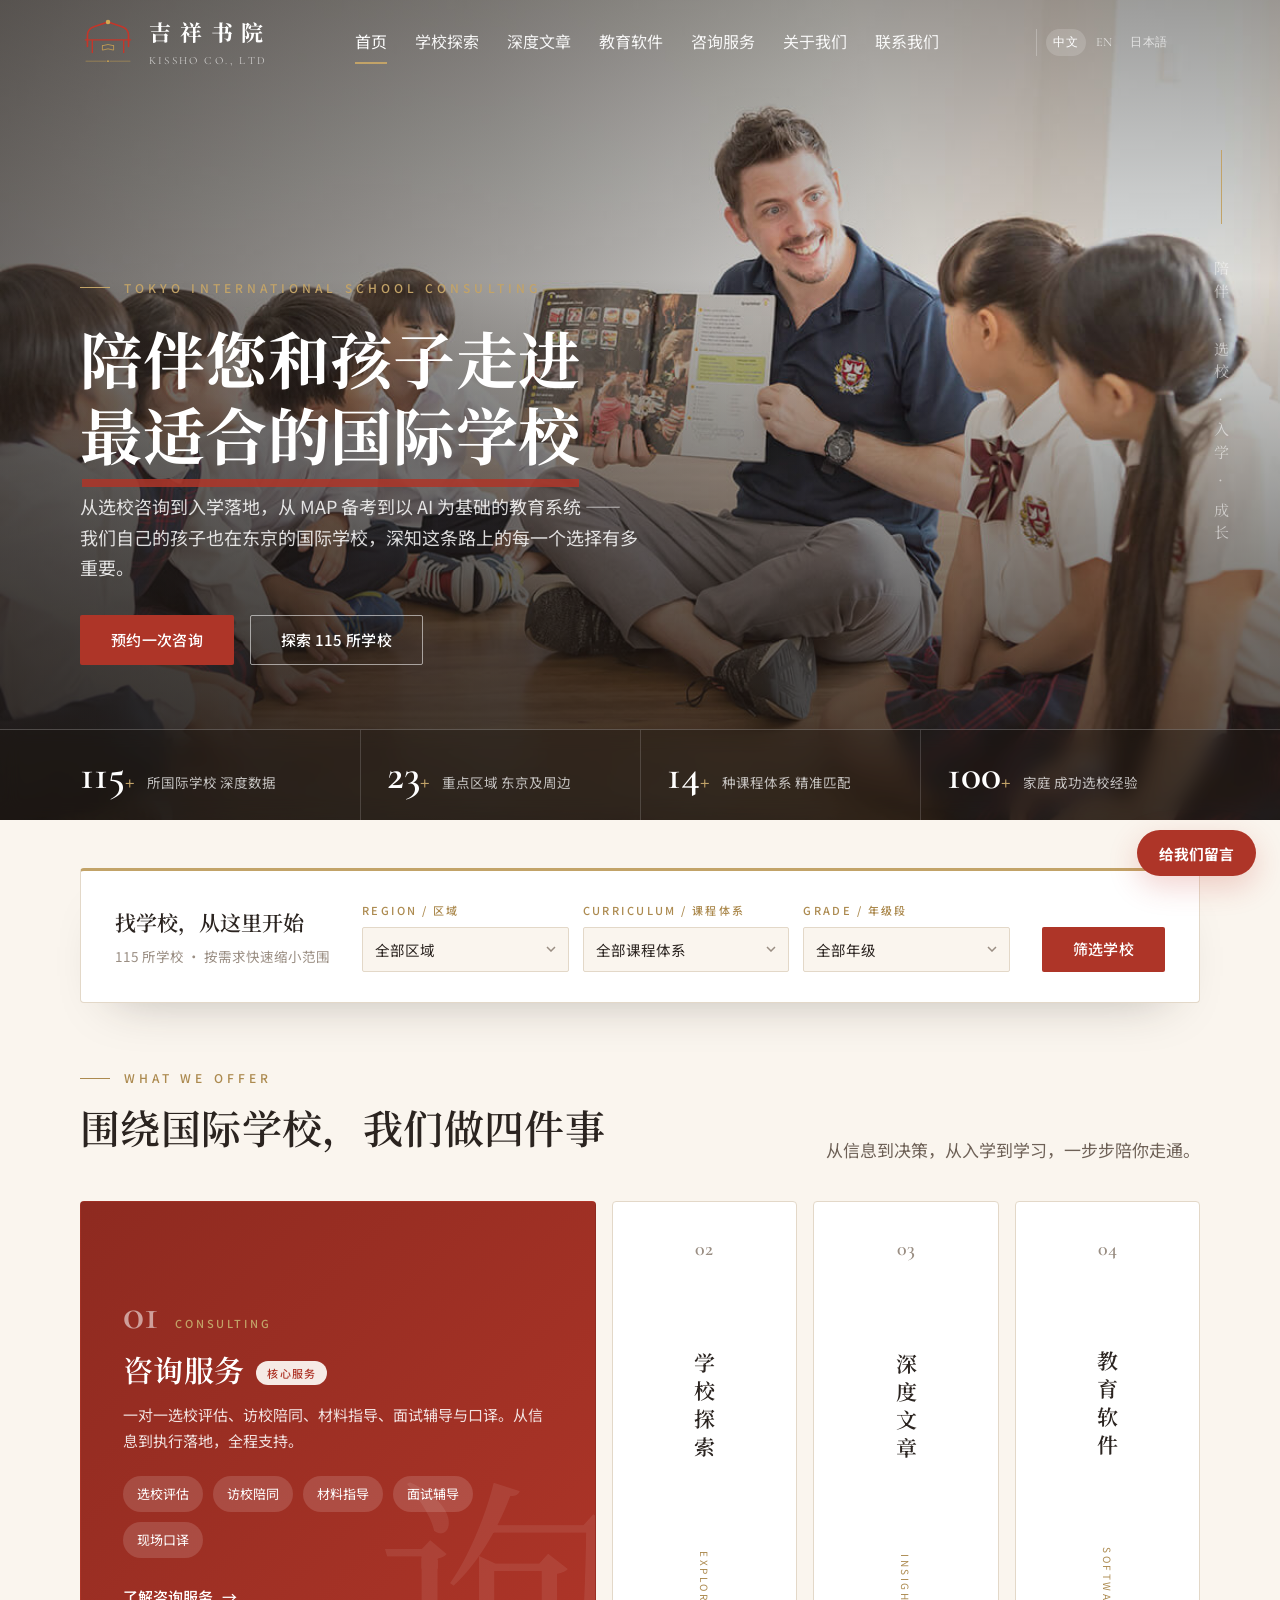
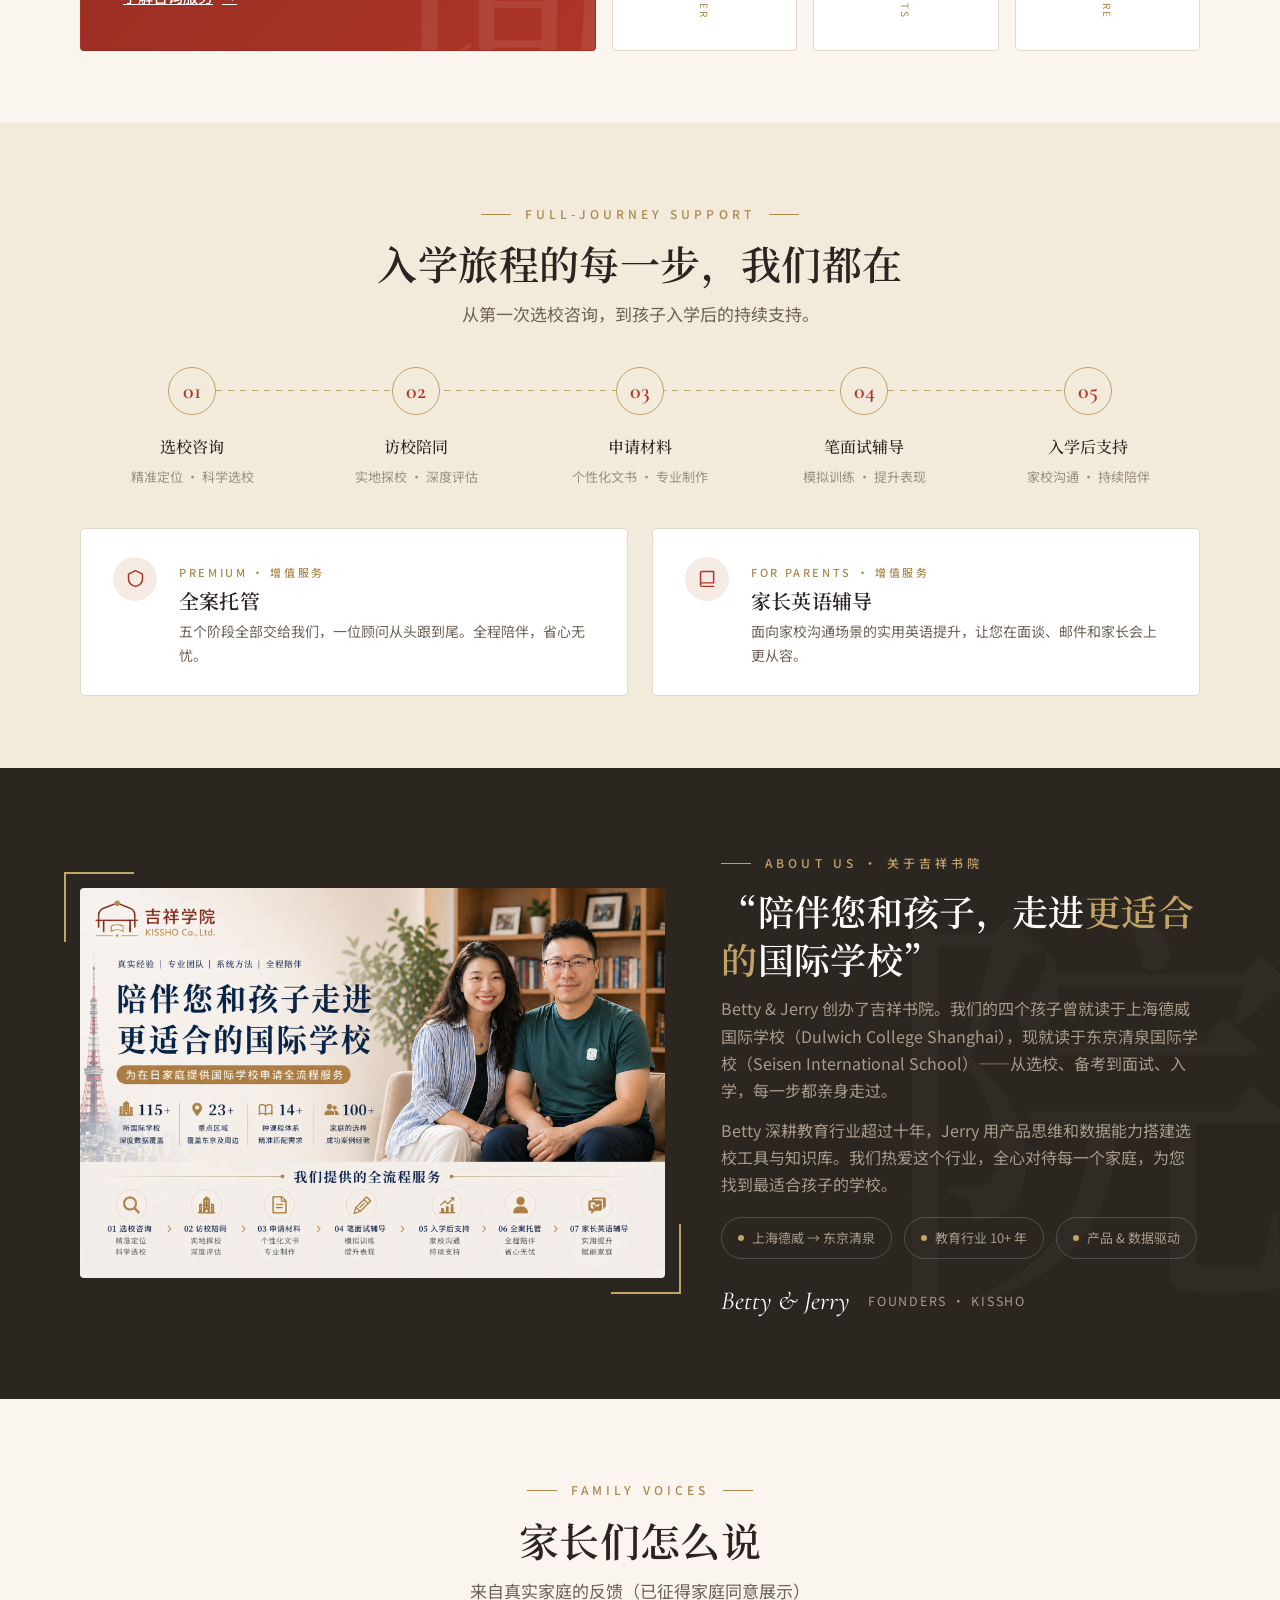
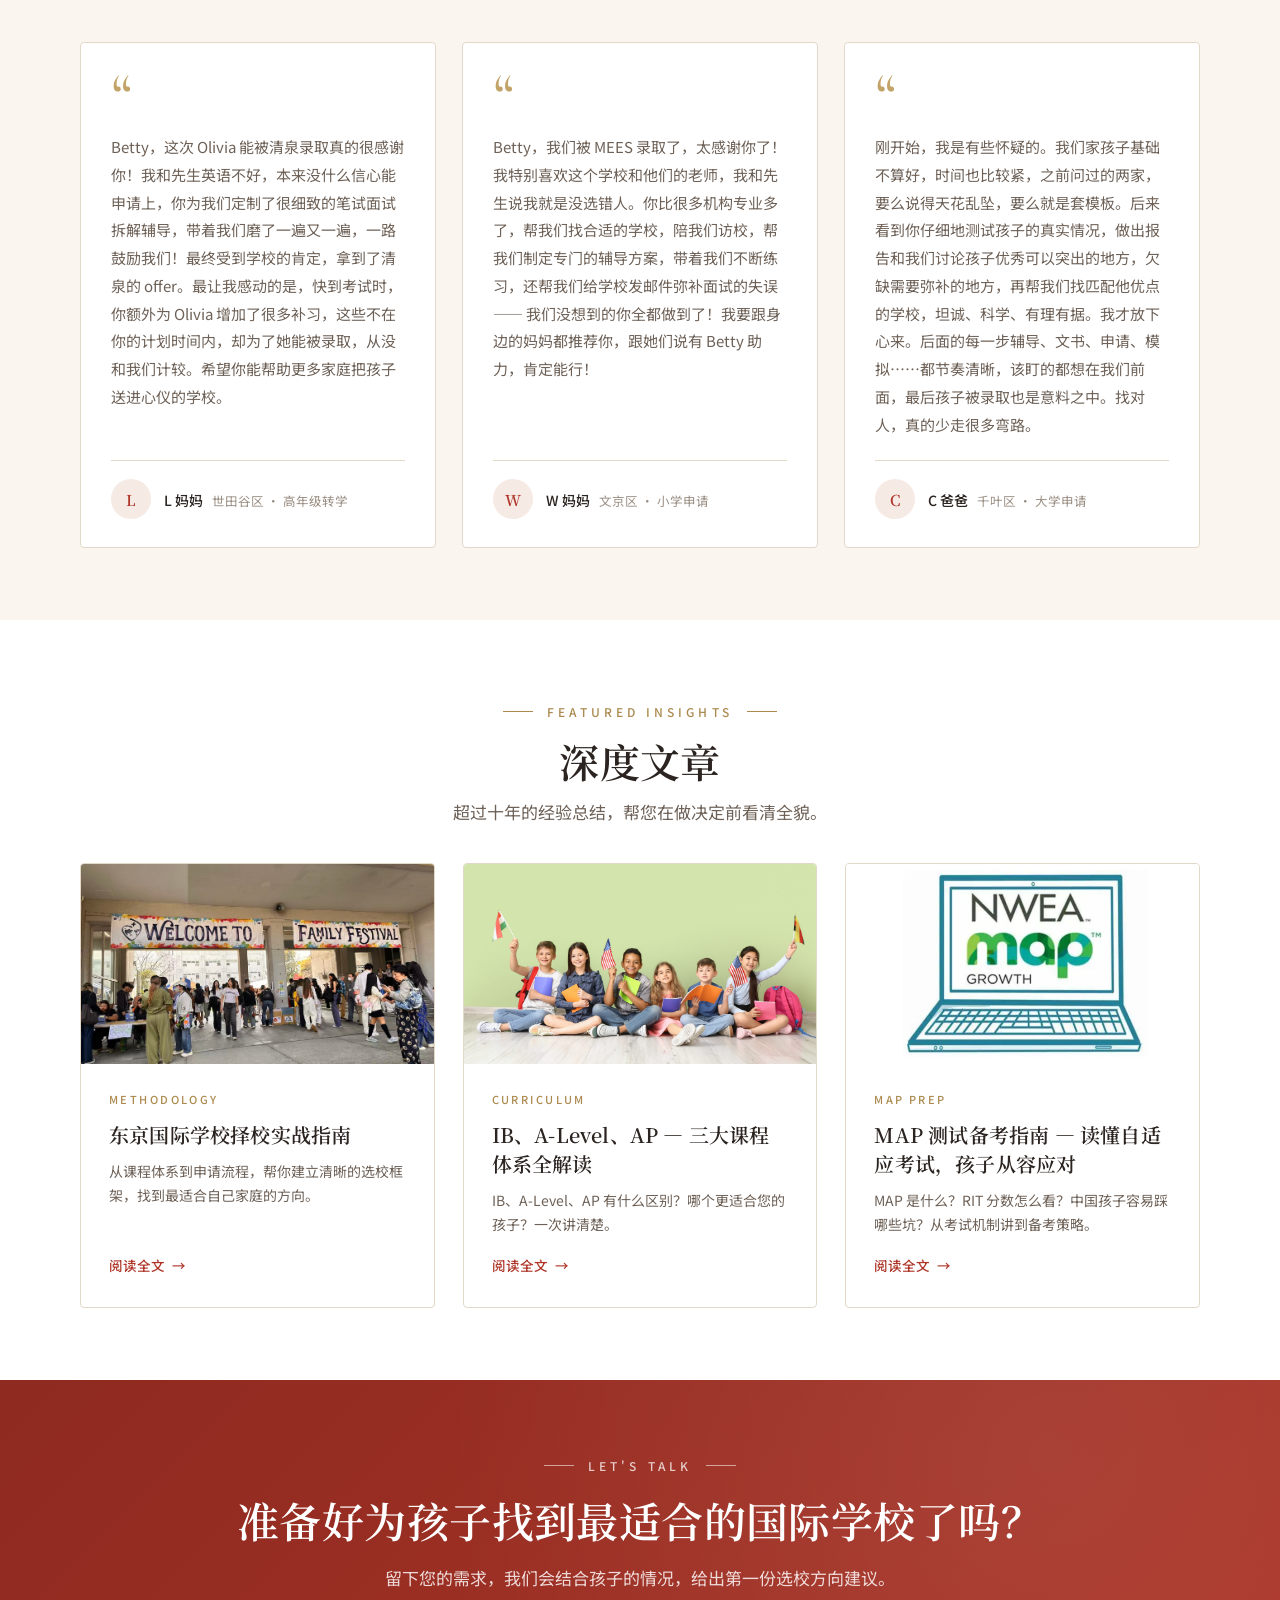
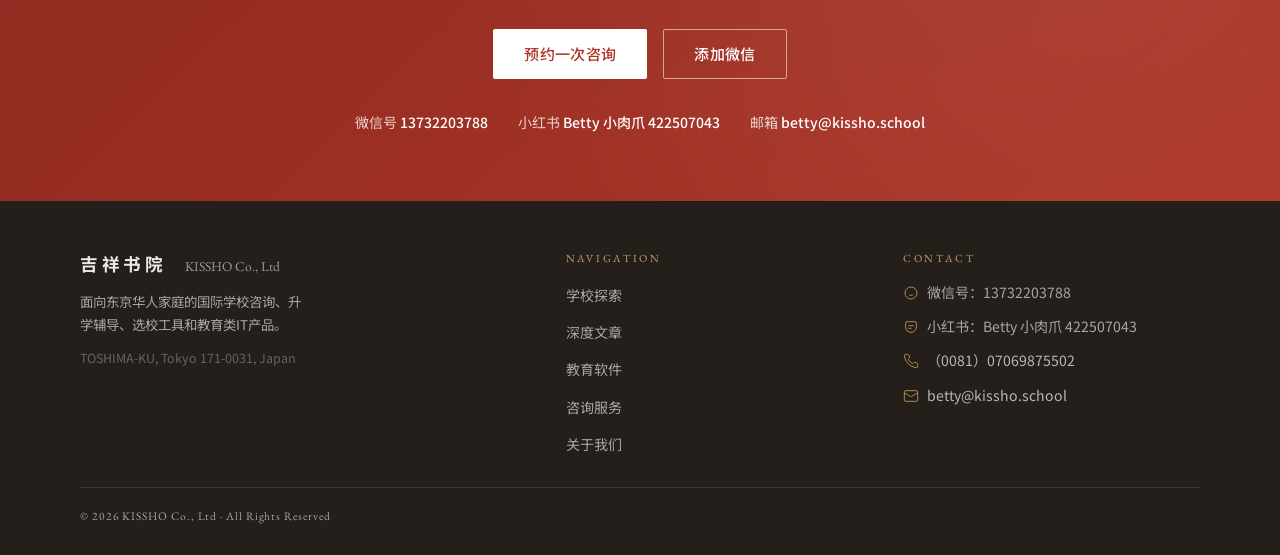
<file: index.html>
<!DOCTYPE html>
<html lang="zh-CN">
<head>
  <meta charset="UTF-8" />
  <meta name="viewport" content="width=device-width, initial-scale=1.0" />
  <title
    data-i18n-zh="KISSHO | 吉祥书院 — 东京国际学校咨询"
    data-i18n-en="KISSHO | Tokyo International School Consulting"
    data-i18n-ja="KISSHO | 東京インターナショナルスクール相談"
  >KISSHO | 吉祥书院 — 东京国际学校咨询</title>
  <meta
    name="description"
    content="吉祥书院为东京家庭提供国际学校的访校、选校与入学咨询；模拟测试及学习辅导。吉祥书院还拥有自主研发的 MAP 备考系统和 Catherine AI 私人老师，通过个性化、因材施教的方式，帮助孩子们带着信心学习与成长。"
    data-i18n-attr="content"
    data-i18n-zh="吉祥书院为东京家庭提供国际学校的访校、选校与入学咨询；模拟测试及学习辅导。吉祥书院还拥有自主研发的 MAP 备考系统和 Catherine AI 私人老师，通过个性化、因材施教的方式，帮助孩子们带着信心学习与成长。"
    data-i18n-en="KISSHO provides Tokyo families with guidance on international school visits, school selection, and admissions, as well as mock tests and tutoring. With our in-house MAP prep system and Catherine AI Personal Tutor, we tailor instruction to each child so they can learn and grow with confidence."
    data-i18n-ja="KISSHO は東京のご家庭に、インターナショナルスクールの見学・学校選び・入学に関する相談をはじめ、模擬試験や学習指導を提供します。独自開発の MAP 対策システムと Catherine AI 家庭教師を通じて、お子さま一人ひとりに合わせた指導を行い、自信を持って学び、成長できるよう支えます。"
  />
  <link rel="preconnect" href="https://fonts.googleapis.com">
  <link rel="preconnect" href="https://fonts.gstatic.com" crossorigin>
  <link href="https://fonts.googleapis.com/css2?family=Cormorant+Garamond:ital,wght@0,400;0,500;0,600;1,400&family=EB+Garamond:ital,wght@0,400;0,500;0,600;1,400&family=Noto+Sans+SC:wght@300;400;500;700&family=Noto+Serif+JP:wght@400;600;700&family=Noto+Serif+SC:wght@400;500;600;700&display=swap" rel="stylesheet">
  <link rel="stylesheet" href="style.css?v=floating-message-20260523">
  <link rel="stylesheet" href="redesign.css?v=redesign-20260614-align">
</head>
<body class="redesign nav-overlay">

  <div class="top-stripe"></div>

  <header class="site-header"></header>

  <main>

    <!-- HERO: full-bleed -->
    <section class="hero">
      <div class="hero-bg">
        <img loading="eager" fetchpriority="high" decoding="async" src="图片/mejiro.jpg" alt="东京国际学校" />
        <div class="hero-veil"></div>
      </div>
      <div class="hero-vertical"
           data-i18n-zh="陪伴 · 选校 · 入学 · 成长"
           data-i18n-en="Guide · Select · Enroll · Grow"
           data-i18n-ja="伴走 · 選校 · 入学 · 成長">陪伴 · 选校 · 入学 · 成长</div>
      <div class="container hero-inner">
        <span class="eyebrow" data-i18n="index.hero.kicker">Tokyo International School Consulting</span>
        <h1 data-i18n-html="index.hero.title">陪伴您和孩子走进<em>最适合的国际学校</em></h1>
        <p class="lead" data-i18n="index.hero.desc">从选校咨询到入学落地，从 MAP 备考到以 AI 为基础的教育系统 —— 我们自己的孩子也在东京的国际学校，深知这条路上的每一个选择有多重要。</p>
        <div class="cta-row">
          <a class="btn btn-primary" href="#" data-open-message
             data-i18n-zh="预约一次咨询" data-i18n-en="Book a Consultation" data-i18n-ja="相談を予約する">预约一次咨询</a>
          <a class="btn btn-ghost-light" href="schools.html"
             data-i18n-zh="探索 115 所学校" data-i18n-en="Explore 115 Schools" data-i18n-ja="115校を探す">探索 115 所学校</a>
        </div>
      </div>
      <div class="hero-stats">
        <div class="container">
          <div class="hstat"><span class="num">115<small>+</small></span><span class="cap"
            data-i18n-zh="所国际学校 深度数据" data-i18n-en="Schools in our database" data-i18n-ja="校の詳細データ">所国际学校 深度数据</span></div>
          <div class="hstat"><span class="num">23<small>+</small></span><span class="cap"
            data-i18n-zh="重点区域 东京及周边" data-i18n-en="Areas in & around Tokyo" data-i18n-ja="重点エリア 東京と周辺">重点区域 东京及周边</span></div>
          <div class="hstat"><span class="num">14<small>+</small></span><span class="cap"
            data-i18n-zh="种课程体系 精准匹配" data-i18n-en="Curriculum systems matched" data-i18n-ja="カリキュラム体系">种课程体系 精准匹配</span></div>
          <div class="hstat"><span class="num">100<small>+</small></span><span class="cap"
            data-i18n-zh="家庭 成功选校经验" data-i18n-en="Families guided to a school" data-i18n-ja="ご家族の選校実績">家庭 成功选校经验</span></div>
        </div>
      </div>
    </section>

    <!-- FINDER: mini school filter -->
    <section class="finder" id="finder">
      <div class="container">
        <div class="finder-card">
          <div class="finder-lead">
            <div class="fl-t" data-i18n-zh="找学校，从这里开始" data-i18n-en="Start finding schools here" data-i18n-ja="学校探しはここから">找学校，从这里开始</div>
            <div class="fl-s" data-i18n-zh="115 所学校 · 按需求快速缩小范围" data-i18n-en="115 schools · narrow it down fast" data-i18n-ja="115校 · 条件で素早く絞り込み">115 所学校 · 按需求快速缩小范围</div>
          </div>
          <div class="finder-fields">
            <div class="ffield">
              <label data-i18n-zh="Region / 区域" data-i18n-en="Region" data-i18n-ja="エリア">Region / 区域</label>
              <select>
                <option data-i18n-zh="全部区域" data-i18n-en="All areas" data-i18n-ja="すべての地域">全部区域</option>
                <option data-i18n-zh="港区" data-i18n-en="Minato" data-i18n-ja="港区">港区</option>
                <option data-i18n-zh="涩谷区" data-i18n-en="Shibuya" data-i18n-ja="渋谷区">涩谷区</option>
                <option data-i18n-zh="世田谷区" data-i18n-en="Setagaya" data-i18n-ja="世田谷区">世田谷区</option>
                <option data-i18n-zh="目黑区" data-i18n-en="Meguro" data-i18n-ja="目黒区">目黑区</option>
                <option data-i18n-zh="神奈川 / 千叶 / 埼玉" data-i18n-en="Kanagawa / Chiba / Saitama" data-i18n-ja="神奈川 / 千葉 / 埼玉">神奈川 / 千叶 / 埼玉</option>
              </select>
            </div>
            <div class="ffield">
              <label data-i18n-zh="Curriculum / 课程体系" data-i18n-en="Curriculum" data-i18n-ja="カリキュラム">Curriculum / 课程体系</label>
              <select>
                <option data-i18n-zh="全部课程体系" data-i18n-en="All curricula" data-i18n-ja="すべて">全部课程体系</option>
                <option data-i18n-zh="IB 体系" data-i18n-en="IB" data-i18n-ja="IB">IB 体系</option>
                <option data-i18n-zh="英式课程" data-i18n-en="British" data-i18n-ja="英国式">英式课程</option>
                <option data-i18n-zh="美式课程" data-i18n-en="American" data-i18n-ja="米国式">美式课程</option>
                <option data-i18n-zh="双语课程" data-i18n-en="Bilingual" data-i18n-ja="バイリンガル">双语课程</option>
              </select>
            </div>
            <div class="ffield">
              <label data-i18n-zh="Grade / 年级段" data-i18n-en="Grade level" data-i18n-ja="学年">Grade / 年级段</label>
              <select>
                <option data-i18n-zh="全部年级" data-i18n-en="All grades" data-i18n-ja="すべての学年">全部年级</option>
                <option data-i18n-zh="幼儿园" data-i18n-en="Kindergarten" data-i18n-ja="幼稚園">幼儿园</option>
                <option data-i18n-zh="小学" data-i18n-en="Elementary" data-i18n-ja="小学">小学</option>
                <option data-i18n-zh="初中" data-i18n-en="Middle" data-i18n-ja="中学">初中</option>
                <option data-i18n-zh="高中" data-i18n-en="High" data-i18n-ja="高校">高中</option>
              </select>
            </div>
          </div>
          <a class="btn btn-primary" href="schools.html"
             data-i18n-zh="筛选学校" data-i18n-en="Filter schools" data-i18n-ja="学校を絞り込む">筛选学校</a>
        </div>
      </div>
    </section>

    <!-- OFFER: four-things accordion -->
    <section class="offer" id="offer">
      <div class="container">
        <div class="offer-head">
          <div>
            <span class="eyebrow" data-i18n="index.offer.kicker">What We Offer</span>
            <h2 class="section-title" data-i18n-zh="围绕国际学校，我们做四件事" data-i18n-en="Four things we do around international schools" data-i18n-ja="国際学校をめぐる、私たちの4つの仕事">围绕国际学校，我们做四件事</h2>
          </div>
          <p class="section-sub" style="margin-top:0;max-width:380px;" data-i18n="index.offer.desc">从信息到决策，从入学到学习，一步步陪你走通。</p>
        </div>
        <div class="acc" id="acc">
          <div class="pane core on">
            <span class="wm">询</span>
            <div class="closed"><span class="cn">01</span><span class="ct" data-i18n="index.mod.consulting.title">咨询服务</span><span class="ce">Consulting</span></div>
            <div class="opened">
              <div class="o-top"><span class="o-idx">01</span><span class="tag">Consulting</span></div>
              <h3><span data-i18n="index.mod.consulting.title">咨询服务</span><span class="badge" data-i18n-zh="核心服务" data-i18n-en="Core" data-i18n-ja="コア">核心服务</span></h3>
              <p class="desc" data-i18n="index.mod.consulting.desc">一对一选校评估、访校陪同、材料指导、面试辅导与口译。从信息到执行落地，全程支持。</p>
              <div class="pills">
                <span data-i18n-zh="选校评估" data-i18n-en="Assessment" data-i18n-ja="選校評価">选校评估</span>
                <span data-i18n-zh="访校陪同" data-i18n-en="School visits" data-i18n-ja="訪問同行">访校陪同</span>
                <span data-i18n-zh="材料指导" data-i18n-en="Applications" data-i18n-ja="書類指導">材料指导</span>
                <span data-i18n-zh="面试辅导" data-i18n-en="Interviews" data-i18n-ja="面接指導">面试辅导</span>
                <span data-i18n-zh="现场口译" data-i18n-en="Interpretation" data-i18n-ja="通訳">现场口译</span>
              </div>
              <a class="more" href="services.html"><span data-i18n-zh="了解咨询服务" data-i18n-en="Explore consulting" data-i18n-ja="相談サービスを見る">了解咨询服务</span> <span class="arrow">→</span></a>
            </div>
          </div>
          <div class="pane">
            <span class="wm">探</span>
            <div class="closed"><span class="cn">02</span><span class="ct" data-i18n="index.mod.schools.title">学校探索</span><span class="ce">Explorer</span></div>
            <div class="opened">
              <div class="o-top"><span class="o-idx">02</span><span class="tag">School Explorer</span></div>
              <h3 data-i18n="index.mod.schools.title">学校探索</h3>
              <p class="desc" data-i18n="index.mod.schools.desc">覆盖东京所有国际学校，按区域、课程体系、年级、学费筛选浏览。找到最适合孩子的学校。</p>
              <div class="pills">
                <span data-i18n-zh="23 个区域" data-i18n-en="23 areas" data-i18n-ja="23エリア">23 个区域</span>
                <span data-i18n-zh="14 种课程体系" data-i18n-en="14 curricula" data-i18n-ja="14カリキュラム">14 种课程体系</span>
                <span data-i18n-zh="学费区间" data-i18n-en="Tuition range" data-i18n-ja="学費レンジ">学费区间</span>
              </div>
              <a class="more" href="schools.html"><span>Explore</span> <span class="arrow">→</span></a>
            </div>
          </div>
          <div class="pane">
            <span class="wm">读</span>
            <div class="closed"><span class="cn">03</span><span class="ct" data-i18n="index.mod.articles.title">深度文章</span><span class="ce">Insights</span></div>
            <div class="opened">
              <div class="o-top"><span class="o-idx">03</span><span class="tag">Insights</span></div>
              <h3 data-i18n="index.mod.articles.title">深度文章</h3>
              <p class="desc" data-i18n="index.mod.articles.desc">访校手记、选校方法论、课程体系解读、备考经验。来自真实探访和一线经验的深度内容。</p>
              <div class="pills">
                <span data-i18n-zh="访校手记" data-i18n-en="Visit notes" data-i18n-ja="訪問記">访校手记</span>
                <span data-i18n-zh="课程解读" data-i18n-en="Curriculum" data-i18n-ja="カリキュラム">课程解读</span>
                <span data-i18n-zh="备考经验" data-i18n-en="Exam prep" data-i18n-ja="受験対策">备考经验</span>
              </div>
              <a class="more" href="articles.html"><span>Read</span> <span class="arrow">→</span></a>
            </div>
          </div>
          <div class="pane">
            <span class="wm">习</span>
            <div class="closed"><span class="cn">04</span><span class="ct" data-i18n="index.mod.tools.title">教育软件</span><span class="ce">Software</span></div>
            <div class="opened">
              <div class="o-top"><span class="o-idx">04</span><span class="tag">Software</span></div>
              <h3 data-i18n="index.mod.tools.title">教育软件</h3>
              <p class="desc" data-i18n-zh="从 Catherine 私人老师到 MAP 测评和语言练习，吉祥书院开发的教育软件支持孩子的日常学习。" data-i18n-en="From Catherine AI Personal Tutor to MAP assessment and language practice, KISSHO builds software for everyday learning." data-i18n-ja="Catherine AI 家庭教師 から MAP 対策、語学練習まで。KISSHO の教育ソフトウェアが日々の学びを支えます。">从 Catherine 私人老师到 MAP 测评和语言练习，吉祥书院开发的教育软件支持孩子的日常学习。</p>
              <div class="pills">
                <span data-i18n-zh="MAP 测试+练习" data-i18n-en="MAP Testing + Practice" data-i18n-ja="MAP テスト+練習">MAP 测试+练习</span>
                <span data-i18n-zh="中文读写训练" data-i18n-en="Chinese literacy" data-i18n-ja="中国語練習">中文读写训练</span>
              </div>
              <a class="more" href="tools.html"><span>Try</span> <span class="arrow">→</span></a>
            </div>
          </div>
        </div>
      </div>
    </section>

    <!-- JOURNEY: 5 steps + 2 add-ons -->
    <section class="journey">
      <div class="container">
        <div class="center-head">
          <span class="eyebrow center" data-i18n-zh="Full-Journey Support" data-i18n-en="Full-Journey Support" data-i18n-ja="Full-Journey Support">Full-Journey Support</span>
          <h2 class="section-title" data-i18n-zh="入学旅程的每一步，我们都在" data-i18n-en="With you at every step of the journey" data-i18n-ja="入学までの一歩ごとに、私たちが伴走します">入学旅程的每一步，我们都在</h2>
          <p class="section-sub" data-i18n-zh="从第一次选校咨询，到孩子入学后的持续支持。" data-i18n-en="From the first consultation to ongoing support after enrollment." data-i18n-ja="最初のご相談から、入学後の継続サポートまで。">从第一次选校咨询，到孩子入学后的持续支持。</p>
        </div>
        <div class="steps">
          <div class="step"><div class="n">01</div><div class="st" data-i18n-zh="选校咨询" data-i18n-en="Consultation" data-i18n-ja="選校相談">选校咨询</div><div class="sd" data-i18n-zh="精准定位 · 科学选校" data-i18n-en="Precise direction" data-i18n-ja="精緻な方向付け">精准定位 · 科学选校</div></div>
          <div class="step"><div class="n">02</div><div class="st" data-i18n-zh="访校陪同" data-i18n-en="School Visits" data-i18n-ja="訪問同行">访校陪同</div><div class="sd" data-i18n-zh="实地探校 · 深度评估" data-i18n-en="On-site assessment" data-i18n-ja="実地評価">实地探校 · 深度评估</div></div>
          <div class="step"><div class="n">03</div><div class="st" data-i18n-zh="申请材料" data-i18n-en="Applications" data-i18n-ja="申請書類">申请材料</div><div class="sd" data-i18n-zh="个性化文书 · 专业制作" data-i18n-en="Tailored documents" data-i18n-ja="個別文書作成">个性化文书 · 专业制作</div></div>
          <div class="step"><div class="n">04</div><div class="st" data-i18n-zh="笔面试辅导" data-i18n-en="Test & Interview" data-i18n-ja="筆記・面接">笔面试辅导</div><div class="sd" data-i18n-zh="模拟训练 · 提升表现" data-i18n-en="Mock training" data-i18n-ja="模擬トレーニング">模拟训练 · 提升表现</div></div>
          <div class="step"><div class="n">05</div><div class="st" data-i18n-zh="入学后支持" data-i18n-en="After Enrollment" data-i18n-ja="入学後支援">入学后支持</div><div class="sd" data-i18n-zh="家校沟通 · 持续陪伴" data-i18n-en="Ongoing support" data-i18n-ja="継続的な伴走">家校沟通 · 持续陪伴</div></div>
        </div>
        <div class="addons">
          <div class="addon">
            <div class="ai"><svg viewBox="0 0 24 24"><path d="M12 3l8 4v5c0 5-3.5 8-8 9-4.5-1-8-4-8-9V7z" /></svg></div>
            <div>
              <span class="at" data-i18n-zh="Premium · 增值服务" data-i18n-en="Premium · Add-on" data-i18n-ja="Premium · 付加サービス">Premium · 增值服务</span>
              <h3 data-i18n="services.s7.title">全案托管</h3>
              <p data-i18n-zh="五个阶段全部交给我们，一位顾问从头跟到尾。全程陪伴，省心无忧。" data-i18n-en="Hand all five stages to us — one advisor sees it through, start to finish." data-i18n-ja="5つの段階すべてをお任せ。一人の顧問が最後まで伴走します。">五个阶段全部交给我们，一位顾问从头跟到尾。全程陪伴，省心无忧。</p>
            </div>
          </div>
          <div class="addon">
            <div class="ai"><svg viewBox="0 0 24 24"><path d="M4 19V6a2 2 0 0 1 2-2h13v13H6a2 2 0 0 0-2 2zm0 0a2 2 0 0 0 2 2h13" /></svg></div>
            <div>
              <span class="at" data-i18n-zh="For Parents · 增值服务" data-i18n-en="For Parents · Add-on" data-i18n-ja="For Parents · 付加サービス">For Parents · 增值服务</span>
              <h3 data-i18n="services.s8.title">家长英语辅导</h3>
              <p data-i18n-zh="面向家校沟通场景的实用英语提升，让您在面谈、邮件和家长会上更从容。" data-i18n-en="Practical English for school communication — confident at meetings, emails, and interviews." data-i18n-ja="学校とのやり取りに役立つ実用英語。面談・メール・保護者会も安心。">面向家校沟通场景的实用英语提升，让您在面谈、邮件和家长会上更从容。</p>
            </div>
          </div>
        </div>
      </div>
    </section>

    <!-- MANIFESTO / ABOUT: dark accent block -->
    <section class="manifesto" id="about">
      <div class="container mani-grid">
        <div class="mani-media">
          <span class="mcorner"></span>
          <span class="mcorner br"></span>
          <img loading="lazy" decoding="async" src="图片/首页图片 7.png" alt="Betty & Jerry — 吉祥书院创始人" />
        </div>
        <div>
          <span class="eyebrow" data-i18n-zh="About Us · 关于吉祥书院" data-i18n-en="About Us · KISSHO" data-i18n-ja="About Us · 吉祥書院について">About Us · 关于吉祥书院</span>
          <h2 data-i18n-zh="“陪伴您和孩子，走进<span class=&quot;hl&quot;>更适合的</span>国际学校”" data-i18n-en="“Walking alongside you and your child, towards an international school that's a <span class=&quot;hl&quot;>better fit</span>.”" data-i18n-ja="「保護者の皆さまとお子さまに寄り添い、<span class=&quot;hl&quot;>より合う</span>インターナショナルスクールへ。」" data-i18n-mode="html">“陪伴您和孩子，走进<span class="hl">更适合的</span>国际学校”</h2>
          <p class="story" data-i18n-html="index.about.desc1">Betty & Jerry 创办了吉祥书院。我们的四个孩子曾就读于上海德威国际学校，现就读于东京清泉国际学校 —— 从选校、备考到面试、入学，每一步都亲身走过。</p>
          <p class="story" data-i18n-html="index.about.desc2">Betty 深耕教育行业超过十年，Jerry 用产品思维和数据能力搭建选校工具与知识库。我们热爱这个行业，全心对待每一个家庭。</p>
          <div class="mani-creds">
            <span data-i18n-zh="上海德威 → 东京清泉" data-i18n-en="Dulwich Shanghai → Seisen Tokyo" data-i18n-ja="上海ダリッジ → 東京清泉">上海德威 → 东京清泉</span>
            <span data-i18n-zh="教育行业 10+ 年" data-i18n-en="10+ years in education" data-i18n-ja="教育業界10年以上">教育行业 10+ 年</span>
            <span data-i18n-zh="产品 & 数据驱动" data-i18n-en="Product & data driven" data-i18n-ja="プロダクト・データ駆動">产品 & 数据驱动</span>
          </div>
          <div class="mani-sign">
            <span class="sig">Betty &amp; Jerry</span>
            <span class="who">FOUNDERS · KISSHO</span>
          </div>
        </div>
      </div>
    </section>

    <!-- VOICES: parent testimonials (placeholder copy) -->
    <section class="voices">
      <div class="container">
        <div class="center-head">
          <span class="eyebrow center">Family Voices</span>
          <h2 class="section-title" data-i18n-zh="家长们怎么说" data-i18n-en="What families say" data-i18n-ja="ご家族の声">家长们怎么说</h2>
          <p class="section-sub" data-i18n-zh="来自真实家庭的反馈（已征得家庭同意展示）" data-i18n-en="Feedback from real families (shown with family consent)" data-i18n-ja="実際のご家族からの声（掲載についてご家族の同意を得ています）">来自真实家庭的反馈（已征得家庭同意展示）</p>
        </div>
        <div class="voice-grid">
          <div class="voice">
            <div class="qm">“</div>
            <p data-i18n-zh="Betty，这次 Olivia 能被清泉录取真的很感谢你！我和先生英语不好，本来没什么信心能申请上，你为我们定制了很细致的笔试面试拆解辅导，带着我们磨了一遍又一遍，一路鼓励我们！最终受到学校的肯定，拿到了清泉的 offer。最让我感动的是，快到考试时，你额外为 Olivia 增加了很多补习，这些不在你的计划时间内，却为了她能被录取，从没和我们计较。希望你能帮助更多家庭把孩子送进心仪的学校。" data-i18n-en="Betty, thank you so much for helping Olivia get accepted by Seisen. My husband and I are not confident in English, and we did not have much confidence at first. You created very detailed written-test and interview coaching for us, practiced with us again and again, and encouraged us all the way. In the end, Olivia was recognized by the school and received Seisen's offer. What moved me most was that close to the exam, you added many extra tutoring sessions for Olivia outside the original plan, yet you never counted the extra time with us, just so she could be accepted. I hope you can help more families send their children to the schools they truly hope for." data-i18n-ja="Bettyさん、今回 Olivia が清泉に合格できたこと、本当に感謝しています。私たち夫婦は英語に自信がなく、最初は合格できる自信もあまりありませんでした。筆記と面接を細かく分解した対策を組んでくださり、何度も一緒に練習し、ずっと励ましてくださいました。最終的に学校にも認められ、清泉のオファーをいただくことができました。特に感動したのは、試験直前に Olivia のために予定外の補習をたくさん追加してくださったことです。もともとの計画時間外だったにもかかわらず、合格のために私たちに一切こだわらず支えてくださいました。これからも、より多くのご家庭がお子さまを希望の学校へ送り出せるよう助けてあげてください。">Betty，这次 Olivia 能被清泉录取真的很感谢你！我和先生英语不好，本来没什么信心能申请上，你为我们定制了很细致的笔试面试拆解辅导，带着我们磨了一遍又一遍，一路鼓励我们！最终受到学校的肯定，拿到了清泉的 offer。最让我感动的是，快到考试时，你额外为 Olivia 增加了很多补习，这些不在你的计划时间内，却为了她能被录取，从没和我们计较。希望你能帮助更多家庭把孩子送进心仪的学校。</p>
            <div class="vwho">
              <span class="ava">L</span>
              <span><span class="vn">L 妈妈&nbsp;&nbsp;&nbsp;</span><span class="vd" data-i18n-zh="世田谷区 · 高年级转学" data-i18n-en="Setagaya · Upper-grade transfer" data-i18n-ja="世田谷区 · 高学年編入">世田谷区 · 高年级转学</span></span>
            </div>
          </div>
          <div class="voice">
            <div class="qm">“</div>
            <p data-i18n-zh="Betty，我们被 MEES 录取了，太感谢你了！我特别喜欢这个学校和他们的老师，我和先生说我就是没选错人。你比很多机构专业多了，帮我们找合适的学校，陪我们访校，帮我们制定专门的辅导方案，带着我们不断练习，还帮我们给学校发邮件弥补面试的失误 —— 我们没想到的你全都做到了！我要跟身边的妈妈都推荐你，跟她们说有 Betty 助力，肯定能行！" data-i18n-en="Betty, we were accepted by MEES. Thank you so much! I really like this school and its teachers. I told my husband that I truly chose the right person. You are much more professional than many agencies: you helped us find a suitable school, accompanied us on the school visit, created a dedicated coaching plan, practiced with us again and again, and even helped us email the school to make up for mistakes in the interview. You did everything we had not even thought of. I will recommend you to the mothers around me and tell them that with Betty's support, they can definitely do it!" data-i18n-ja="Bettyさん、MEES に合格しました。本当にありがとうございます！この学校と先生方がとても好きです。夫にも、お願いする人を間違えなかったと話しました。多くの機関よりずっと専門的で、私たちに合う学校を探し、学校訪問に同行し、専用の対策プランを作り、何度も練習に付き合ってくださいました。さらに、面接での失敗を補うために学校へメールも送ってくださいました。私たちが思いつかなかったことまで、すべてやってくださいました。周りのママたちにもぜひ Betty さんを紹介します。Betty さんのサポートがあれば、きっと大丈夫だと伝えます！">Betty，我们被 MEES 录取了，太感谢你了！我特别喜欢这个学校和他们的老师，我和先生说我就是没选错人。你比很多机构专业多了，帮我们找合适的学校，陪我们访校，帮我们制定专门的辅导方案，带着我们不断练习，还帮我们给学校发邮件弥补面试的失误 —— 我们没想到的你全都做到了！我要跟身边的妈妈都推荐你，跟她们说有 Betty 助力，肯定能行！</p>
            <div class="vwho">
              <span class="ava">W</span>
              <span><span class="vn">W 妈妈&nbsp;&nbsp;&nbsp;</span><span class="vd" data-i18n-zh="文京区 · 小学申请" data-i18n-en="Bunkyo · Elementary application" data-i18n-ja="文京区 · 小学申請">文京区 · 小学申请</span></span>
            </div>
          </div>
          <div class="voice">
            <div class="qm">“</div>
            <p data-i18n-zh="刚开始，我是有些怀疑的。我们家孩子基础不算好，时间也比较紧，之前问过的两家，要么说得天花乱坠，要么就是套模板。后来看到你仔细地测试孩子的真实情况，做出报告和我们讨论孩子优秀可以突出的地方，欠缺需要弥补的地方，再帮我们找匹配他优点的学校，坦诚、科学、有理有据。我才放下心来。后面的每一步辅导、文书、申请、模拟……都节奏清晰，该盯的都想在我们前面，最后孩子被录取也是意料之中。找对人，真的少走很多弯路。" data-i18n-en="At first, I was a little skeptical. Our child's foundation was not strong, and time was tight. The two places we had asked before either overpromised or used a template. Later, when I saw how carefully you tested our child's real situation, prepared a report, discussed with us which strengths could be highlighted and which gaps needed to be improved, and then helped us find schools that matched his strengths, everything felt honest, scientific, and well supported. That was when I finally felt reassured. Every later step — coaching, documents, applications, mock practice — had a clear rhythm. You thought ahead of us on everything that needed attention, so in the end our child's admission felt only natural. Finding the right person really saves so many detours." data-i18n-ja="最初は少し半信半疑でした。うちの子は基礎が強いとは言えず、時間もかなり限られていました。以前相談した2か所は、話が大きすぎるか、テンプレートに当てはめるだけでした。その後、Bettyさんが子どもの実際の状況を丁寧にテストし、レポートを作成して、伸ばして見せるべき長所と補うべき不足点を一緒に話し合ってくれました。さらに、その子の長所に合う学校を探してくださり、すべてが率直で、科学的で、根拠のあるものでした。そこでようやく安心できました。その後の指導、書類、申請、模擬練習まで、すべて流れが明確で、注意すべきことは私たちより先に考えてくれました。最後に子どもが合格したのも当然のことのように感じました。お願いする人を正しく選ぶことは、本当に多くの遠回りを減らしてくれます。">刚开始，我是有些怀疑的。我们家孩子基础不算好，时间也比较紧，之前问过的两家，要么说得天花乱坠，要么就是套模板。后来看到你仔细地测试孩子的真实情况，做出报告和我们讨论孩子优秀可以突出的地方，欠缺需要弥补的地方，再帮我们找匹配他优点的学校，坦诚、科学、有理有据。我才放下心来。后面的每一步辅导、文书、申请、模拟……都节奏清晰，该盯的都想在我们前面，最后孩子被录取也是意料之中。找对人，真的少走很多弯路。</p>
            <div class="vwho">
              <span class="ava">C</span>
              <span><span class="vn">C 爸爸&nbsp;&nbsp;&nbsp;</span><span class="vd" data-i18n-zh="千叶区 · 大学申请" data-i18n-en="Chiba · University application" data-i18n-ja="千葉区 · 大学申請">千叶区 · 大学申请</span></span>
            </div>
          </div>
        </div>
      </div>
    </section>

    <!-- INSIGHTS -->
    <section class="insights" id="insights">
      <div class="container">
        <div class="center-head">
          <span class="eyebrow center" data-i18n="index.featured.kicker">Featured Insights</span>
          <h2 class="section-title" data-i18n="index.featured.title">深度文章</h2>
          <p class="section-sub" data-i18n="index.featured.desc">超过十年的经验总结，帮您在做决定前看清全貌。</p>
        </div>
        <div class="art-grid">
          <a class="art" href="article-school-selection.html">
            <div class="ph"><img loading="lazy" decoding="async" src="图片/选校 走进校园.jpg" alt="东京国际学校选校指南" /></div>
            <div class="body">
              <span class="cat">Methodology</span>
              <h3 data-i18n="index.article1.title">东京国际学校择校实战指南</h3>
              <p data-i18n="index.article1.excerpt">从课程体系到申请流程，帮你建立清晰的选校框架，找到最适合自己家庭的方向。</p>
              <span class="read"><span data-i18n-zh="阅读全文" data-i18n-en="Read more" data-i18n-ja="続きを読む">阅读全文</span> <span class="arrow">→</span></span>
            </div>
          </a>
          <a class="art" href="article-curriculum-guide.html">
            <div class="ph"><img loading="lazy" decoding="async" src="图片/3 封面.jpg" alt="IB A-Level AP 课程体系" /></div>
            <div class="body">
              <span class="cat">Curriculum</span>
              <h3 data-i18n="index.article2.title">IB、A-Level、AP — 三大课程体系全解读</h3>
              <p data-i18n="index.article2.excerpt">IB、A-Level、AP 有什么区别？哪个更适合您的孩子？一次讲清楚。</p>
              <span class="read"><span data-i18n-zh="阅读全文" data-i18n-en="Read more" data-i18n-ja="続きを読む">阅读全文</span> <span class="arrow">→</span></span>
            </div>
          </a>
          <a class="art" href="article-map-guide.html">
            <div class="ph"><img loading="lazy" decoding="async" src="图片/4 封面.png" alt="MAP 测试备考指南" /></div>
            <div class="body">
              <span class="cat">MAP Prep</span>
              <h3 data-i18n="index.article3.title">MAP 测试备考指南 — 读懂自适应考试，孩子从容应对</h3>
              <p data-i18n="index.article3.excerpt">MAP 是什么？RIT 分数怎么看？中国孩子容易踩哪些坑？从考试机制讲到备考策略。</p>
              <span class="read"><span data-i18n-zh="阅读全文" data-i18n-en="Read more" data-i18n-ja="続きを読む">阅读全文</span> <span class="arrow">→</span></span>
            </div>
          </a>
        </div>
      </div>
    </section>

    <!-- CTA -->
    <section class="cta" id="cta">
      <div class="container inner">
        <span class="eyebrow center">Let's Talk</span>
        <h2 data-i18n-zh="准备好为孩子找到最适合的国际学校了吗？" data-i18n-en="Ready to find the right school for your child?" data-i18n-ja="お子様に最適な国際学校を見つけませんか？">准备好为孩子找到最适合的国际学校了吗？</h2>
        <p data-i18n-zh="留下您的需求，我们会结合孩子的情况，给出第一份选校方向建议。" data-i18n-en="Tell us about your child, and we'll suggest a first direction for your school search." data-i18n-ja="お子様の状況をお聞かせください。最初の選校方針をご提案します。">留下您的需求，我们会结合孩子的情况，给出第一份选校方向建议。</p>
        <div class="cta-row">
          <a class="btn btn-primary" href="#" data-open-message data-i18n-zh="预约一次咨询" data-i18n-en="Book a Consultation" data-i18n-ja="相談を予約する">预约一次咨询</a>
          <a class="btn btn-ghost-light" href="contact.html" data-i18n-zh="添加微信" data-i18n-en="Add us on WeChat" data-i18n-ja="WeChatを追加">添加微信</a>
        </div>
        <div class="contacts">
          <div><span data-i18n-zh="微信号" data-i18n-en="WeChat" data-i18n-ja="WeChat">微信号</span> <b>13732203788</b></div>
          <div><span data-i18n-zh="小红书" data-i18n-en="Xiaohongshu" data-i18n-ja="小紅書">小红书</span> <b>Betty 小肉爪 422507043</b></div>
          <div><span data-i18n-zh="邮箱" data-i18n-en="Email" data-i18n-ja="メール">邮箱</span> <b>betty@kissho.school</b></div>
        </div>
      </div>
    </section>

  </main>

  <footer class="site-footer"></footer>

  <script src="script.js?v=home-hero-20261125"></script>
</body>
</html>
</file>
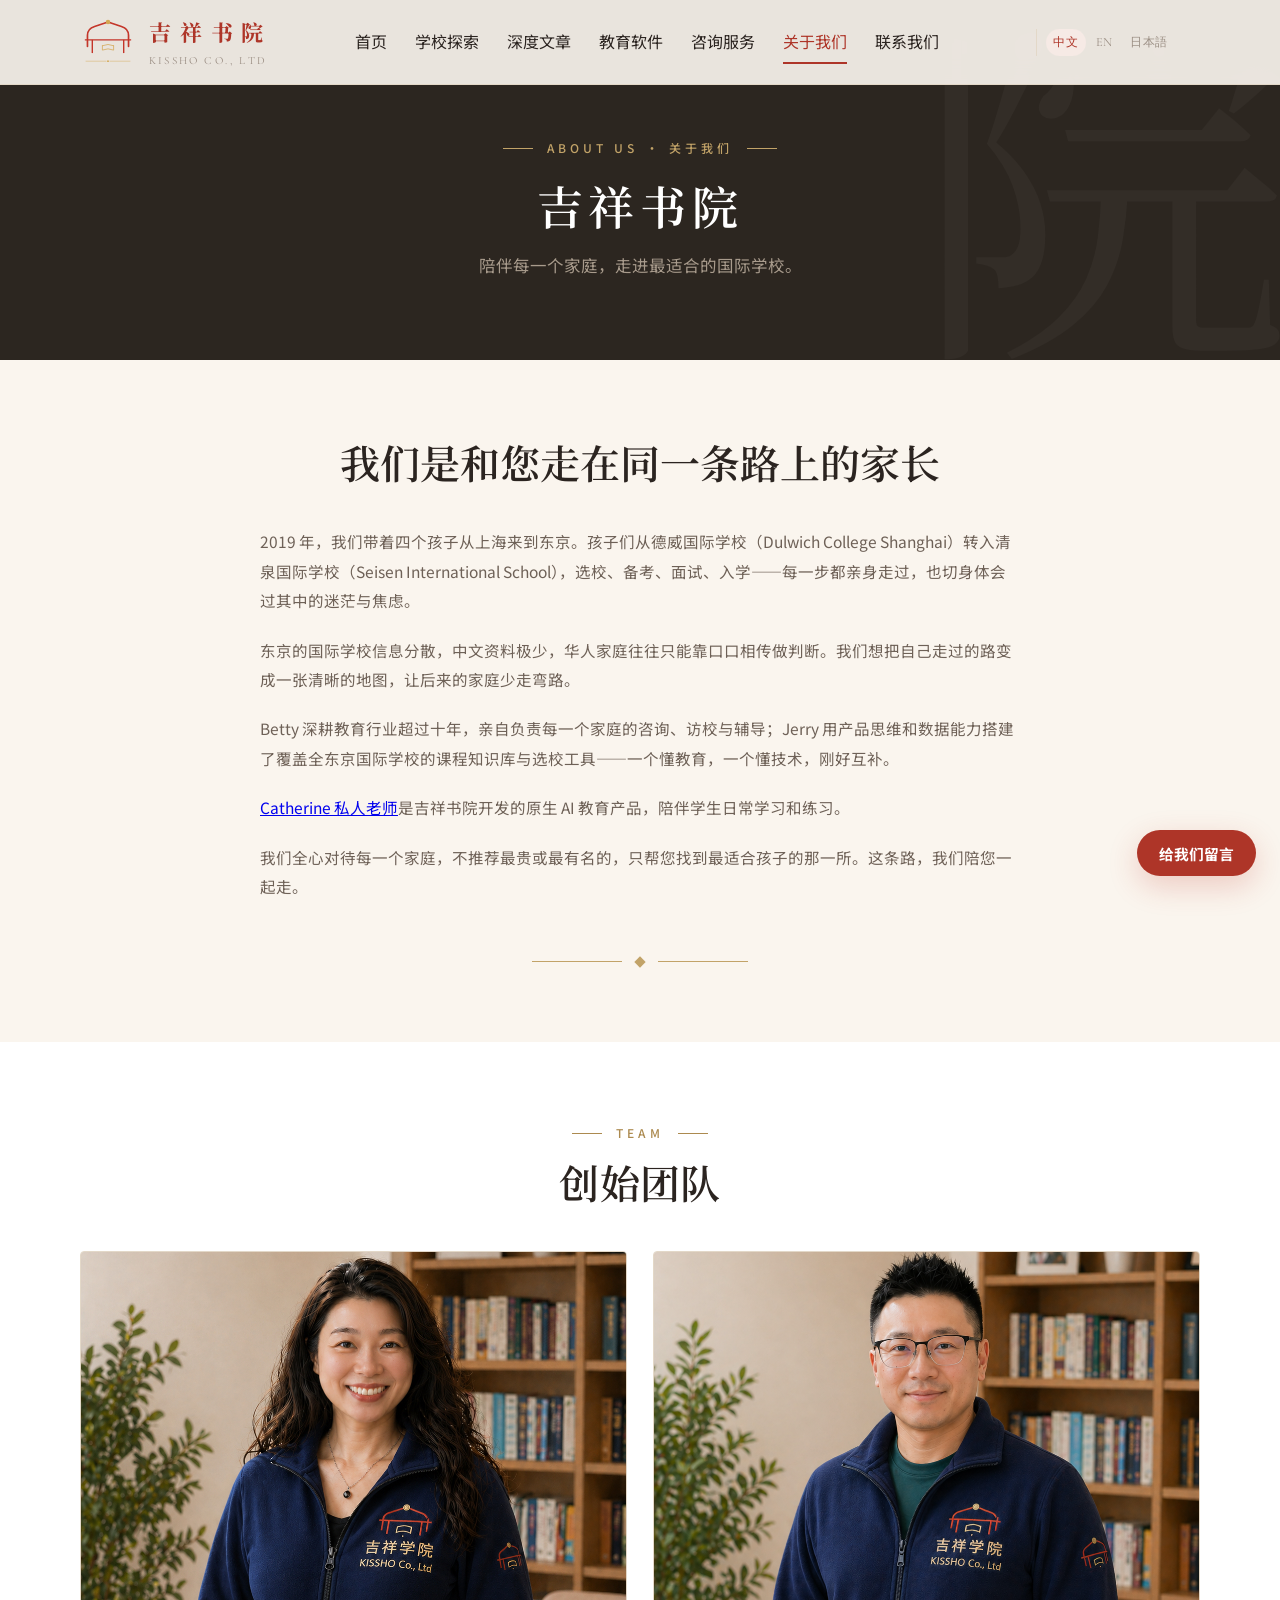
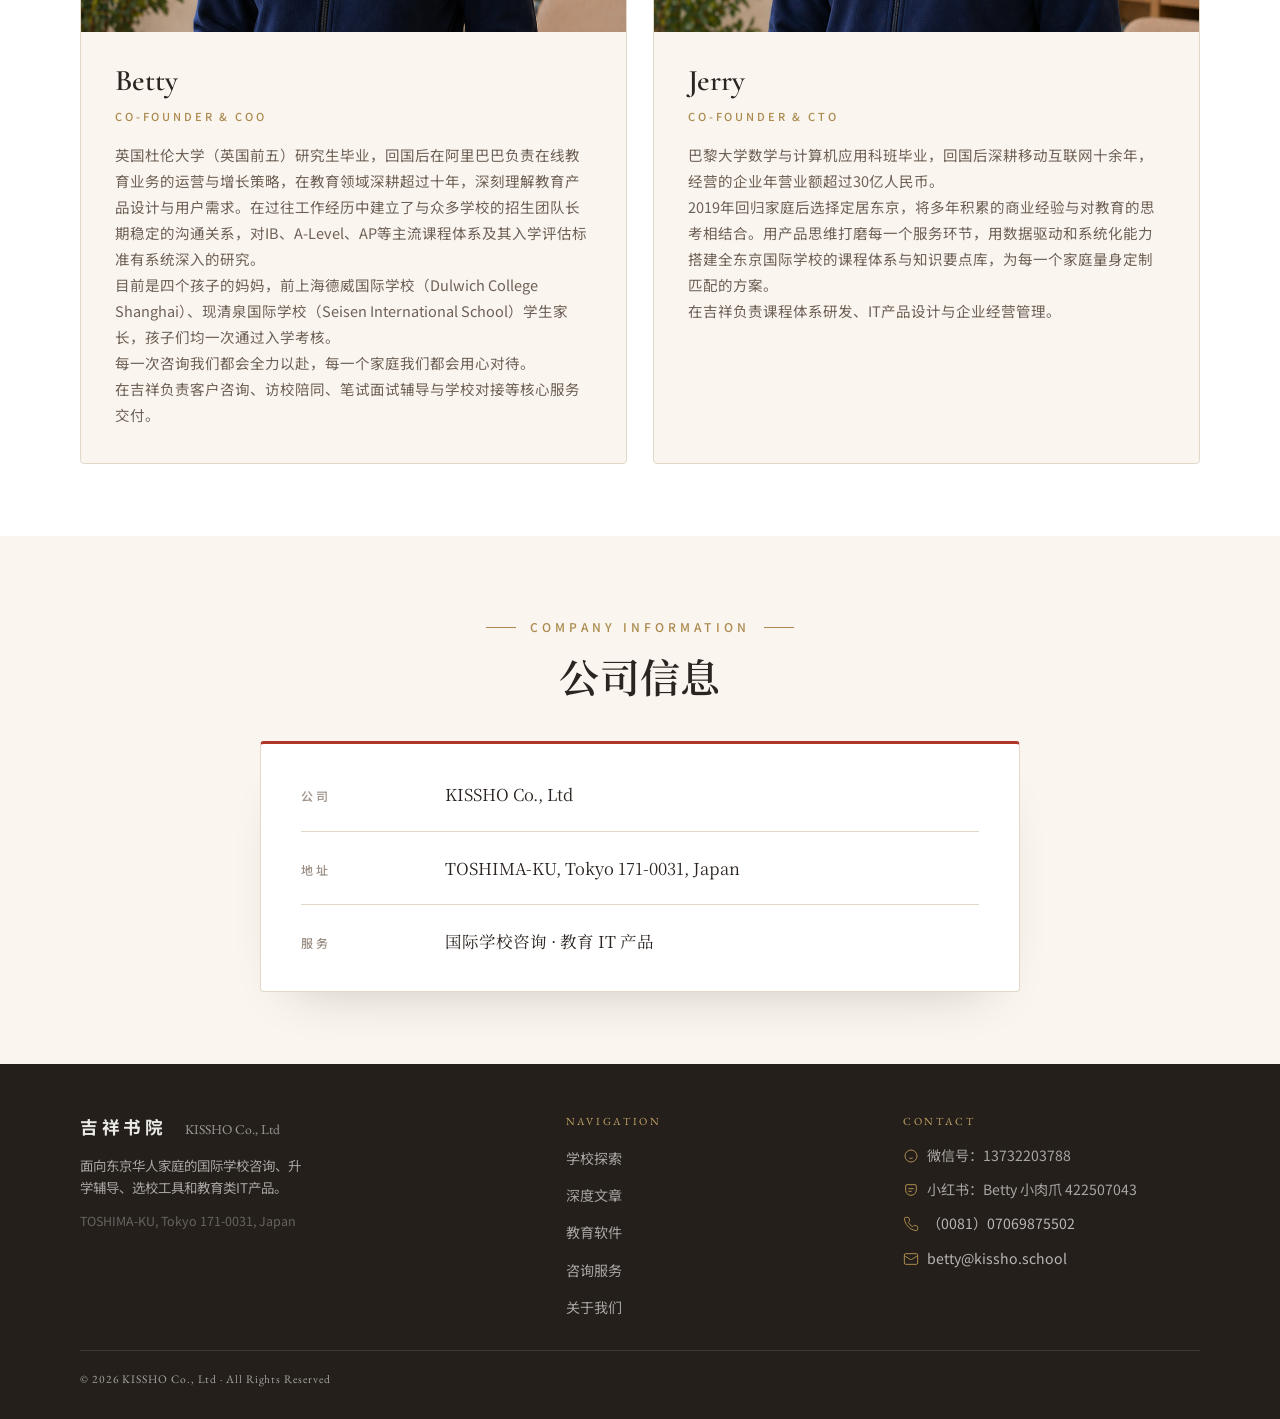
<file: about.html>
<!DOCTYPE html>
<html lang="zh-CN">
<head>
  <meta charset="UTF-8" />
  <meta name="viewport" content="width=device-width, initial-scale=1.0" />
  <title
    data-i18n-zh="关于我们 | KISSHO 吉祥书院"
    data-i18n-en="About Us | KISSHO"
    data-i18n-ja="私たちについて | KISSHO"
  >关于我们 | KISSHO 吉祥书院</title>
  <meta
    name="description"
    content="吉祥书院（KISSHO Co., Ltd）由 Betty 和 Jerry 创立，在东京提供国际学校升学咨询，并开发了 Catherine 私人老师（原生 AI）。"
    data-i18n-attr="content"
    data-i18n-zh="吉祥书院（KISSHO Co., Ltd）由 Betty 和 Jerry 创立，在东京提供国际学校升学咨询，并开发了 Catherine 私人老师（原生 AI）。"
    data-i18n-en="Founded by Betty and Jerry, KISSHO advises families on international schools in Tokyo and develops Catherine, an AI-native personal tutor."
    data-i18n-ja="Betty と Jerry が設立した KISSHO は、東京でインターナショナルスクール進学を支援し、Catherine AI 家庭教師 を開発しています。"
  />
  <link rel="preconnect" href="https://fonts.googleapis.com">
  <link rel="preconnect" href="https://fonts.gstatic.com" crossorigin>
  <link href="https://fonts.googleapis.com/css2?family=Cormorant+Garamond:ital,wght@0,400;0,500;0,600;1,400&family=EB+Garamond:ital,wght@0,400;0,500;0,600;1,400&family=Noto+Sans+SC:wght@300;400;500;700&family=Noto+Serif+JP:wght@400;600;700&family=Noto+Serif+SC:wght@400;500;600;700&display=swap" rel="stylesheet">
  <link rel="stylesheet" href="style.css?v=floating-message-20260523">
  <link rel="stylesheet" href="redesign.css?v=redesign-20260612">
</head>
<body class="redesign">

  <div class="top-stripe"></div>

  <header class="site-header"></header>

  <main>

    <!-- Page hero (dark) -->
    <section class="page-hero" data-watermark="院">
      <div class="container">
        <span class="eyebrow center" data-i18n-zh="About Us · 关于我们" data-i18n-en="About Us" data-i18n-ja="About Us · 私たちについて">About Us · 关于我们</span>
        <h1 data-i18n="about.title">吉祥书院</h1>
        <p class="lead" data-i18n="about.tagline">陪伴每一个家庭，走进最适合的国际学校。</p>
      </div>
    </section>

    <!-- Story -->
    <section class="story">
      <div class="container">
        <div class="inner">
          <div class="quote">
            <span data-i18n-zh="我们是和您走在同一条路上的家长" data-i18n-en="We are parents walking the same path as you" data-i18n-ja="私たちは同じ道を歩む親です" data-i18n-mode="html">我们是和您走在同一条路上的家长</span>
          </div>
          <div class="story-body">
            <p data-i18n="about.story1">2019 年，我们带着四个孩子从上海来到东京。孩子们从德威国际学校（Dulwich College Shanghai）转入清泉国际学校（Seisen International School），选校、备考、面试、入学——每一步都亲身走过，也切身体会过其中的迷茫与焦虑。</p>
            <p data-i18n="about.story2">东京的国际学校信息分散，中文资料极少，华人家庭往往只能靠口口相传做判断。我们想把自己走过的路变成一张清晰的地图，让后来的家庭少走弯路。</p>
            <p data-i18n="about.story3">Betty 深耕教育行业超过十年，亲自负责每一个家庭的咨询、访校与辅导；Jerry 用产品思维和数据能力搭建了覆盖全东京国际学校的课程知识库与选校工具——一个懂教育，一个懂技术，刚好互补。</p>
            <p><a href="tools.html#catherine" data-i18n-zh="Catherine 私人老师" data-i18n-en="Catherine AI Personal Tutor" data-i18n-ja="Catherine AI 家庭教師">Catherine 私人老师</a><span data-i18n-zh="是吉祥书院开发的原生 AI 教育产品，陪伴学生日常学习和练习。" data-i18n-en=" is KISSHO’s AI-native education product for everyday learning and guided practice." data-i18n-ja="は、日々の学習や練習を支える、KISSHO が開発した AI ベースの教育サービスです。">是吉祥书院开发的原生 AI 教育产品，陪伴学生日常学习和练习。</span></p>
            <p data-i18n="about.story4">我们全心对待每一个家庭，不推荐最贵或最有名的，只帮您找到最适合孩子的那一所。这条路，我们陪您一起走。</p>
          </div>
          <div class="divider"><span></span></div>
        </div>
      </div>
    </section>

    <!-- Founding team -->
    <section class="team">
      <div class="container">
        <div class="center-head">
          <span class="eyebrow center" data-i18n="about.team.kicker">Team</span>
          <h2 class="section-title" data-i18n="about.team.title">创始团队</h2>
        </div>
        <div class="team-grid">

          <div class="member">
            <div class="ph"><img loading="lazy" decoding="async" src="图片/Betty2.png" alt="Betty" /></div>
            <div class="body">
              <h3>Betty</h3>
              <div class="role">Co-Founder &amp; COO</div>
              <p data-i18n-html="about.betty.bio">英国杜伦大学（英国前五）研究生毕业，回国后在阿里巴巴负责在线教育业务的运营与增长策略，在教育领域深耕超过十年。</p>
            </div>
          </div>

          <div class="member">
            <div class="ph"><img loading="lazy" decoding="async" src="图片/Jerry.png" alt="Jerry" /></div>
            <div class="body">
              <h3>Jerry</h3>
              <div class="role">Co-Founder &amp; CTO</div>
              <p data-i18n-html="about.jerry.bio">巴黎大学数学与计算机应用科班毕业，回国后深耕移动互联网十余年，经营的企业年营业额超过30亿人民币。</p>
            </div>
          </div>

        </div>
      </div>
    </section>

    <!-- Company info -->
    <section class="company">
      <div class="container">
        <div class="center-head">
          <span class="eyebrow center" data-i18n="about.company.kicker">Company Information</span>
          <h2 class="section-title" data-i18n="about.company.title">公司信息</h2>
        </div>
        <div class="info-card">
          <div class="info-row">
            <span class="k" data-i18n-zh="公司" data-i18n-en="Company" data-i18n-ja="会社名">公司</span>
            <span class="v">KISSHO Co., Ltd</span>
          </div>
          <div class="info-row">
            <span class="k" data-i18n-zh="地址" data-i18n-en="Address" data-i18n-ja="所在地">地址</span>
            <span class="v">TOSHIMA-KU, Tokyo 171-0031, Japan</span>
          </div>
          <div class="info-row">
            <span class="k" data-i18n-zh="服务" data-i18n-en="Services" data-i18n-ja="事業内容">服务</span>
            <span class="v" data-i18n-zh="国际学校咨询 · 教育 IT 产品" data-i18n-en="International School Consulting · Educational IT Products" data-i18n-ja="インターナショナルスクール相談 · 教育 IT プロダクト">国际学校咨询 · 教育 IT 产品</span>
          </div>
        </div>
      </div>
    </section>

  </main>

  <footer class="site-footer"></footer>

  <script src="script.js?v=floating-message-20260523"></script>
</body>
</html>
</file>
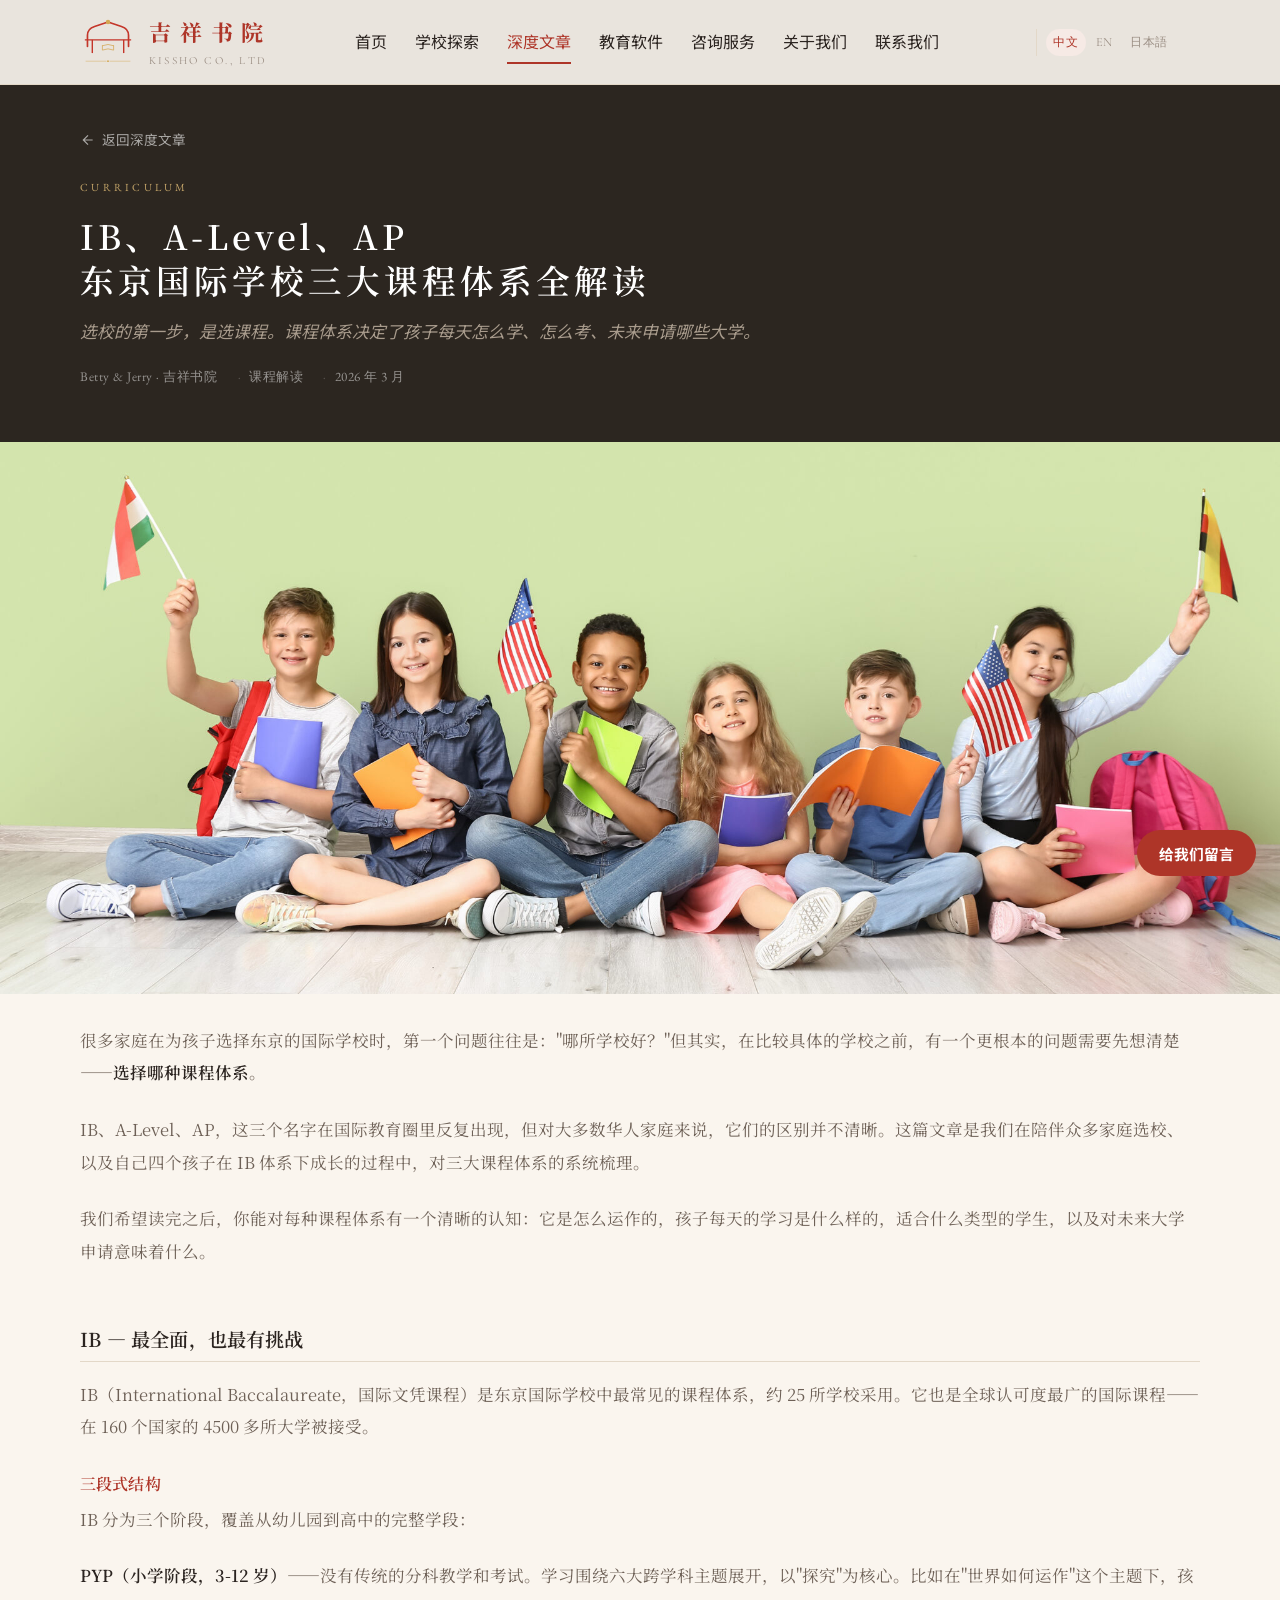
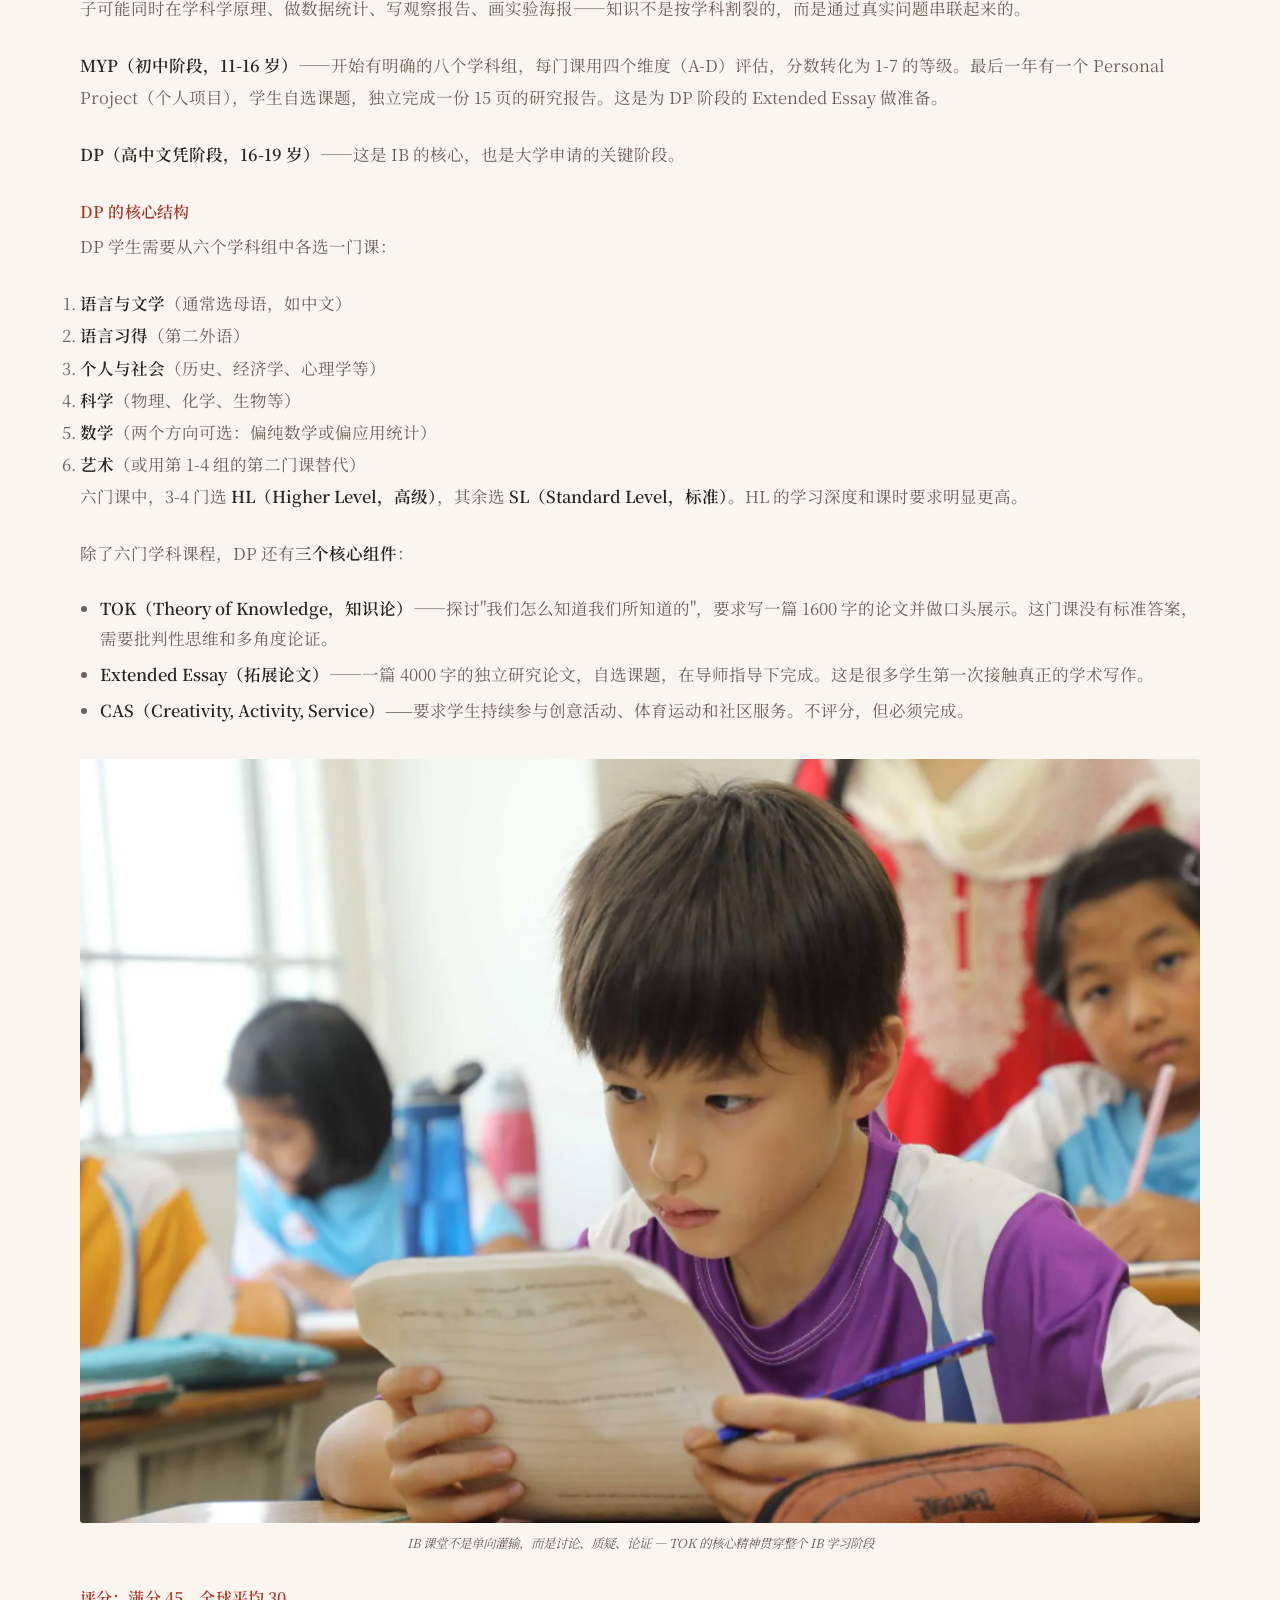
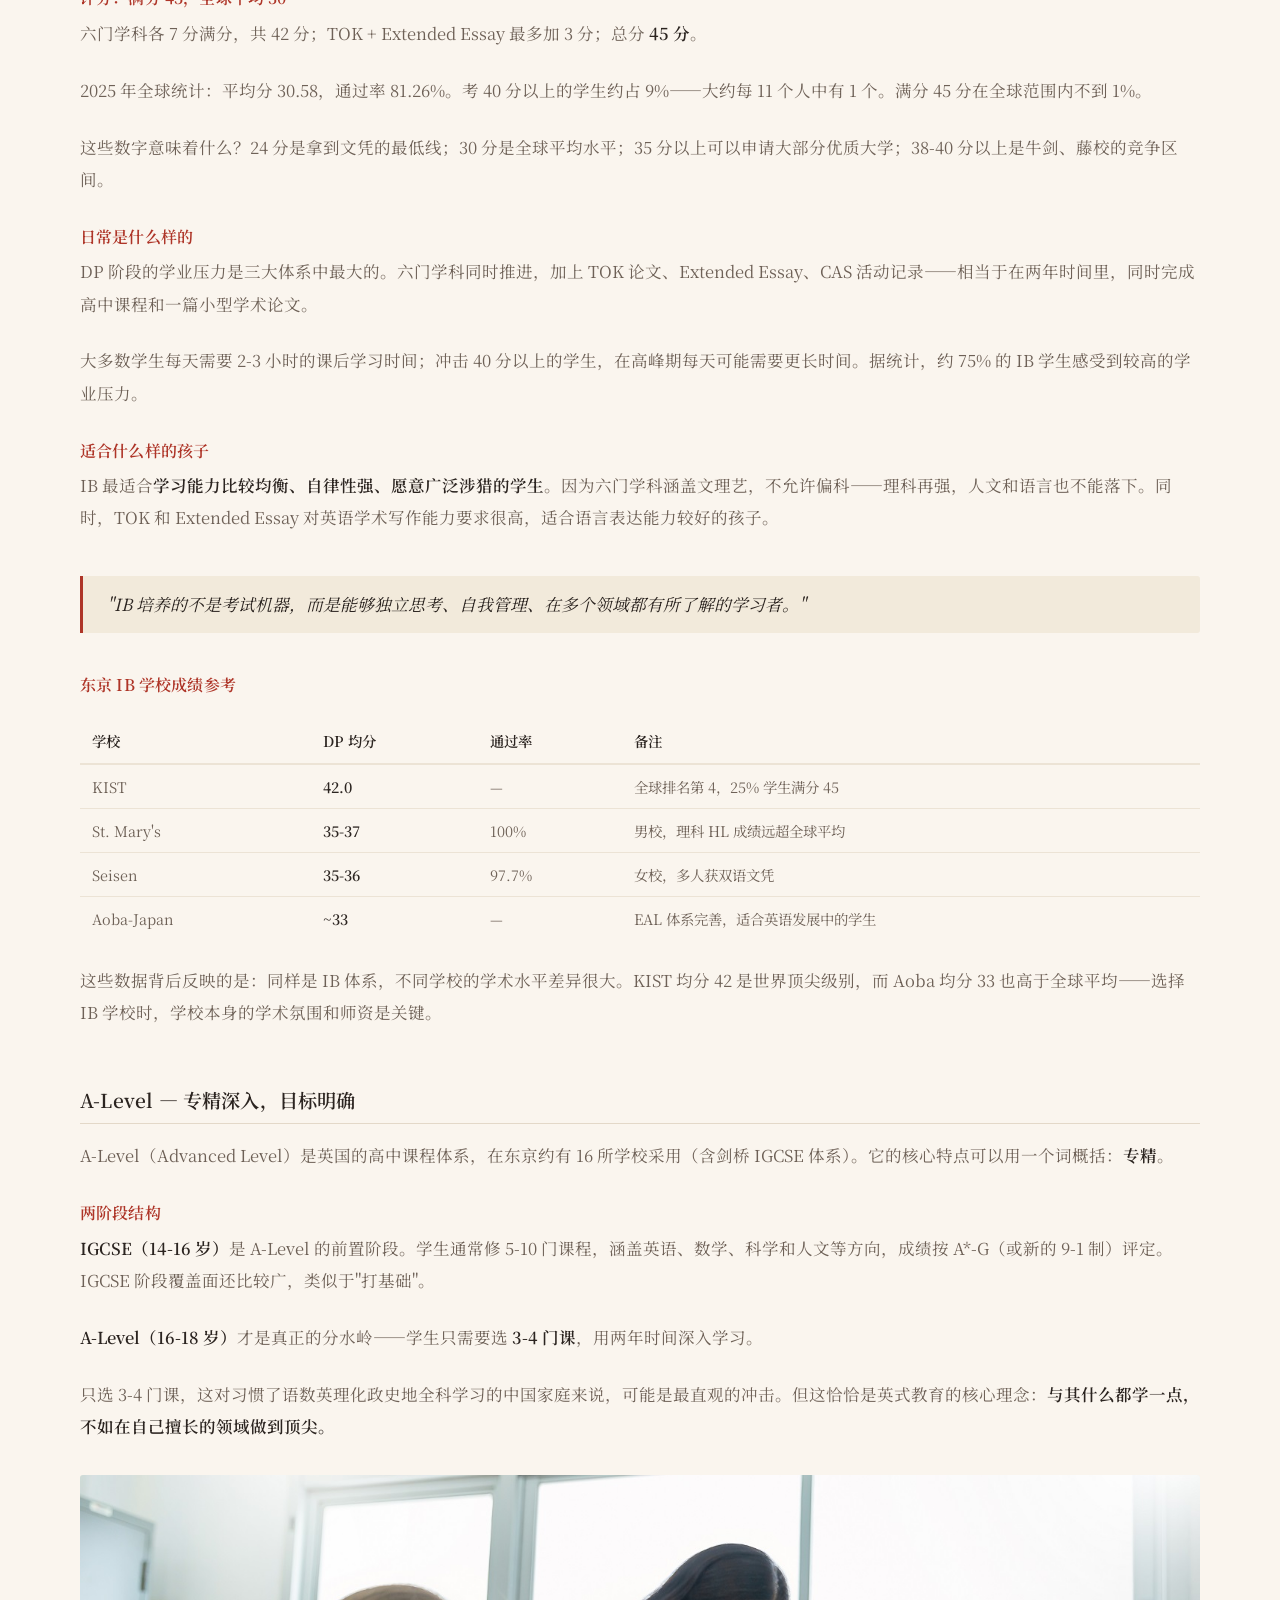
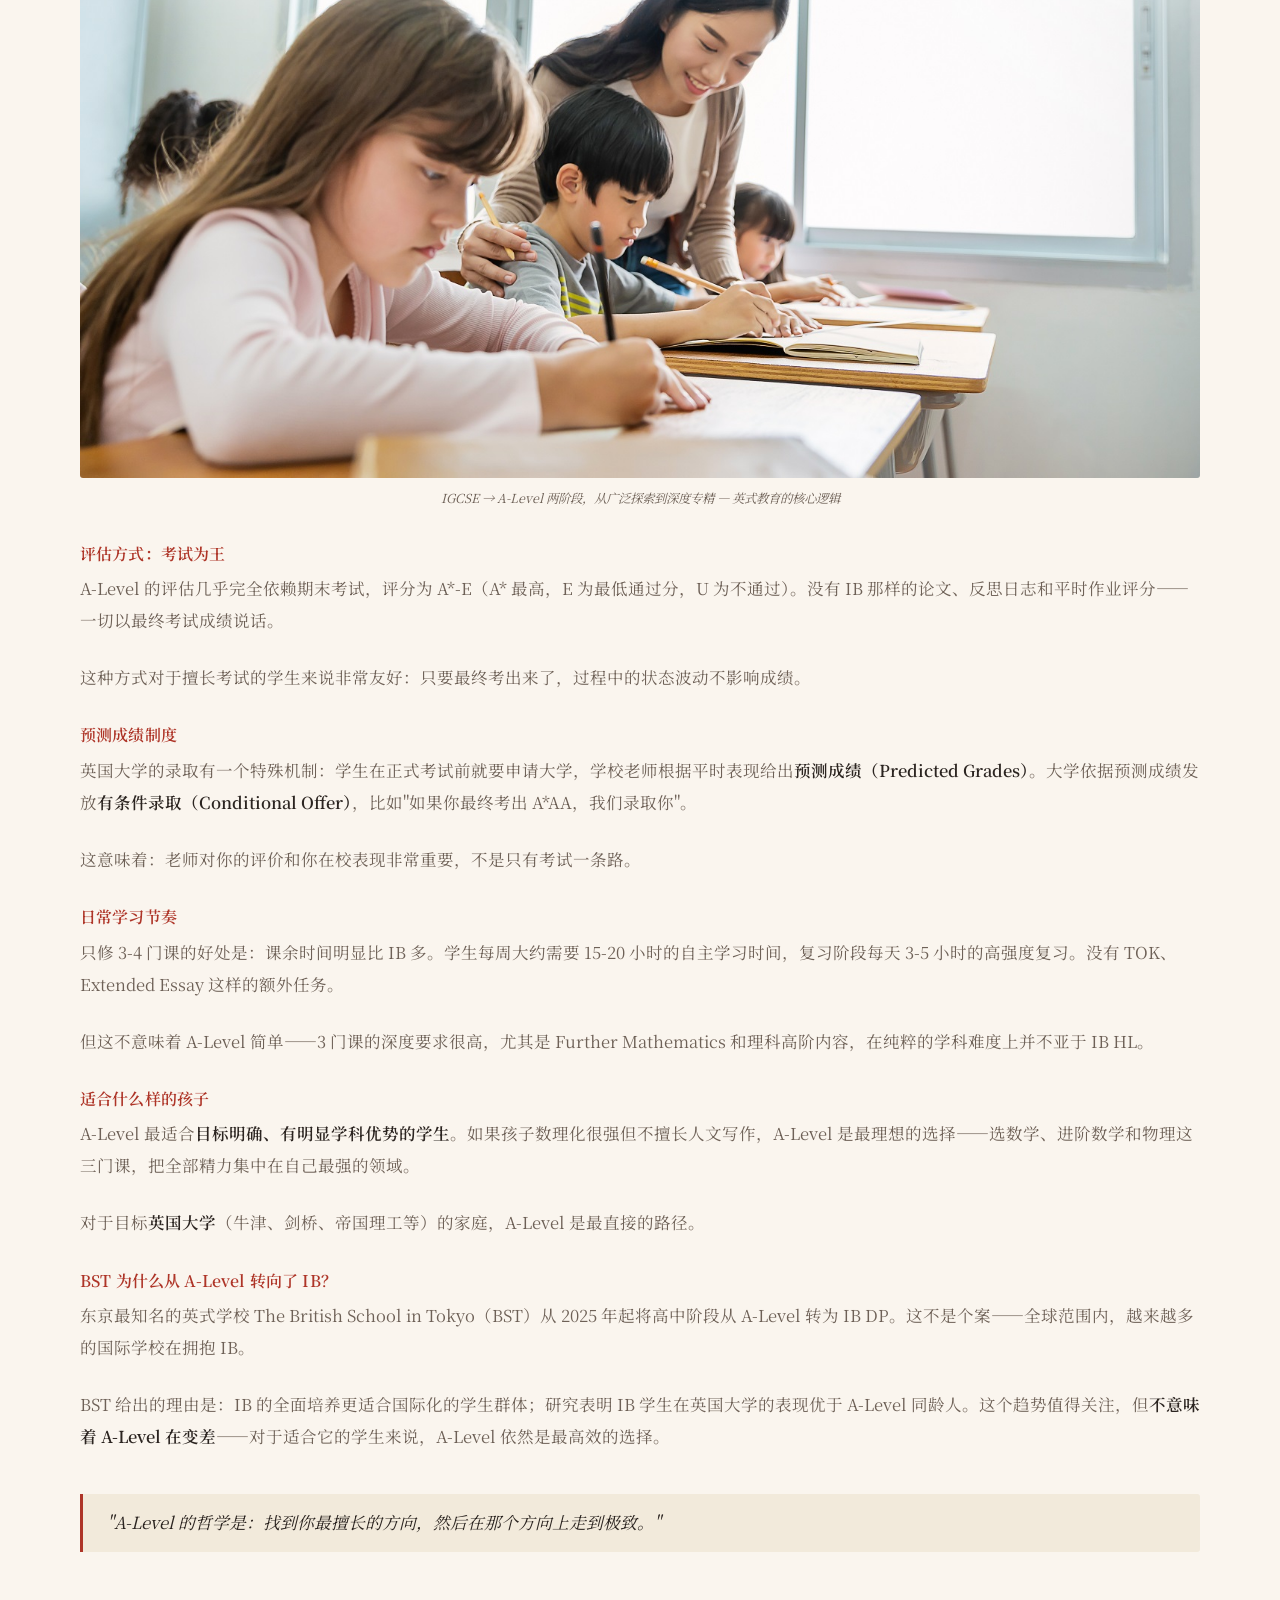
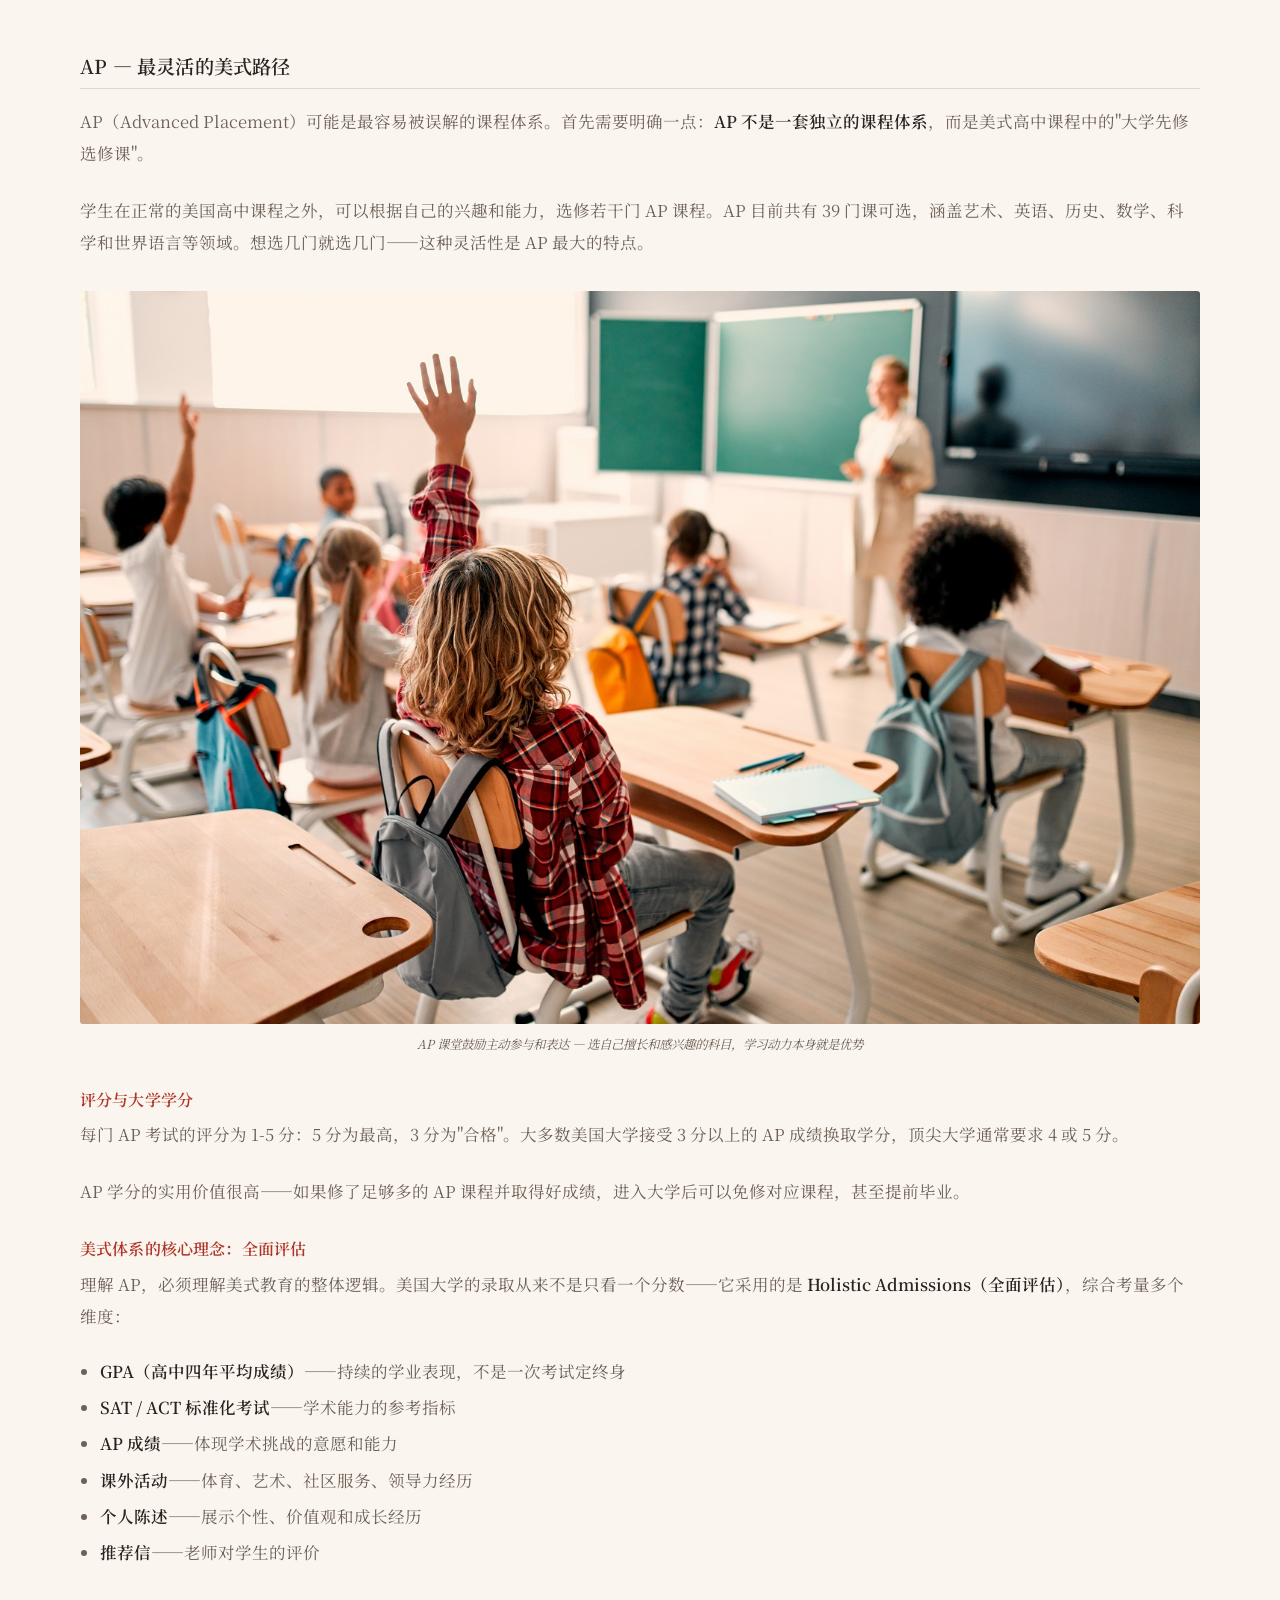
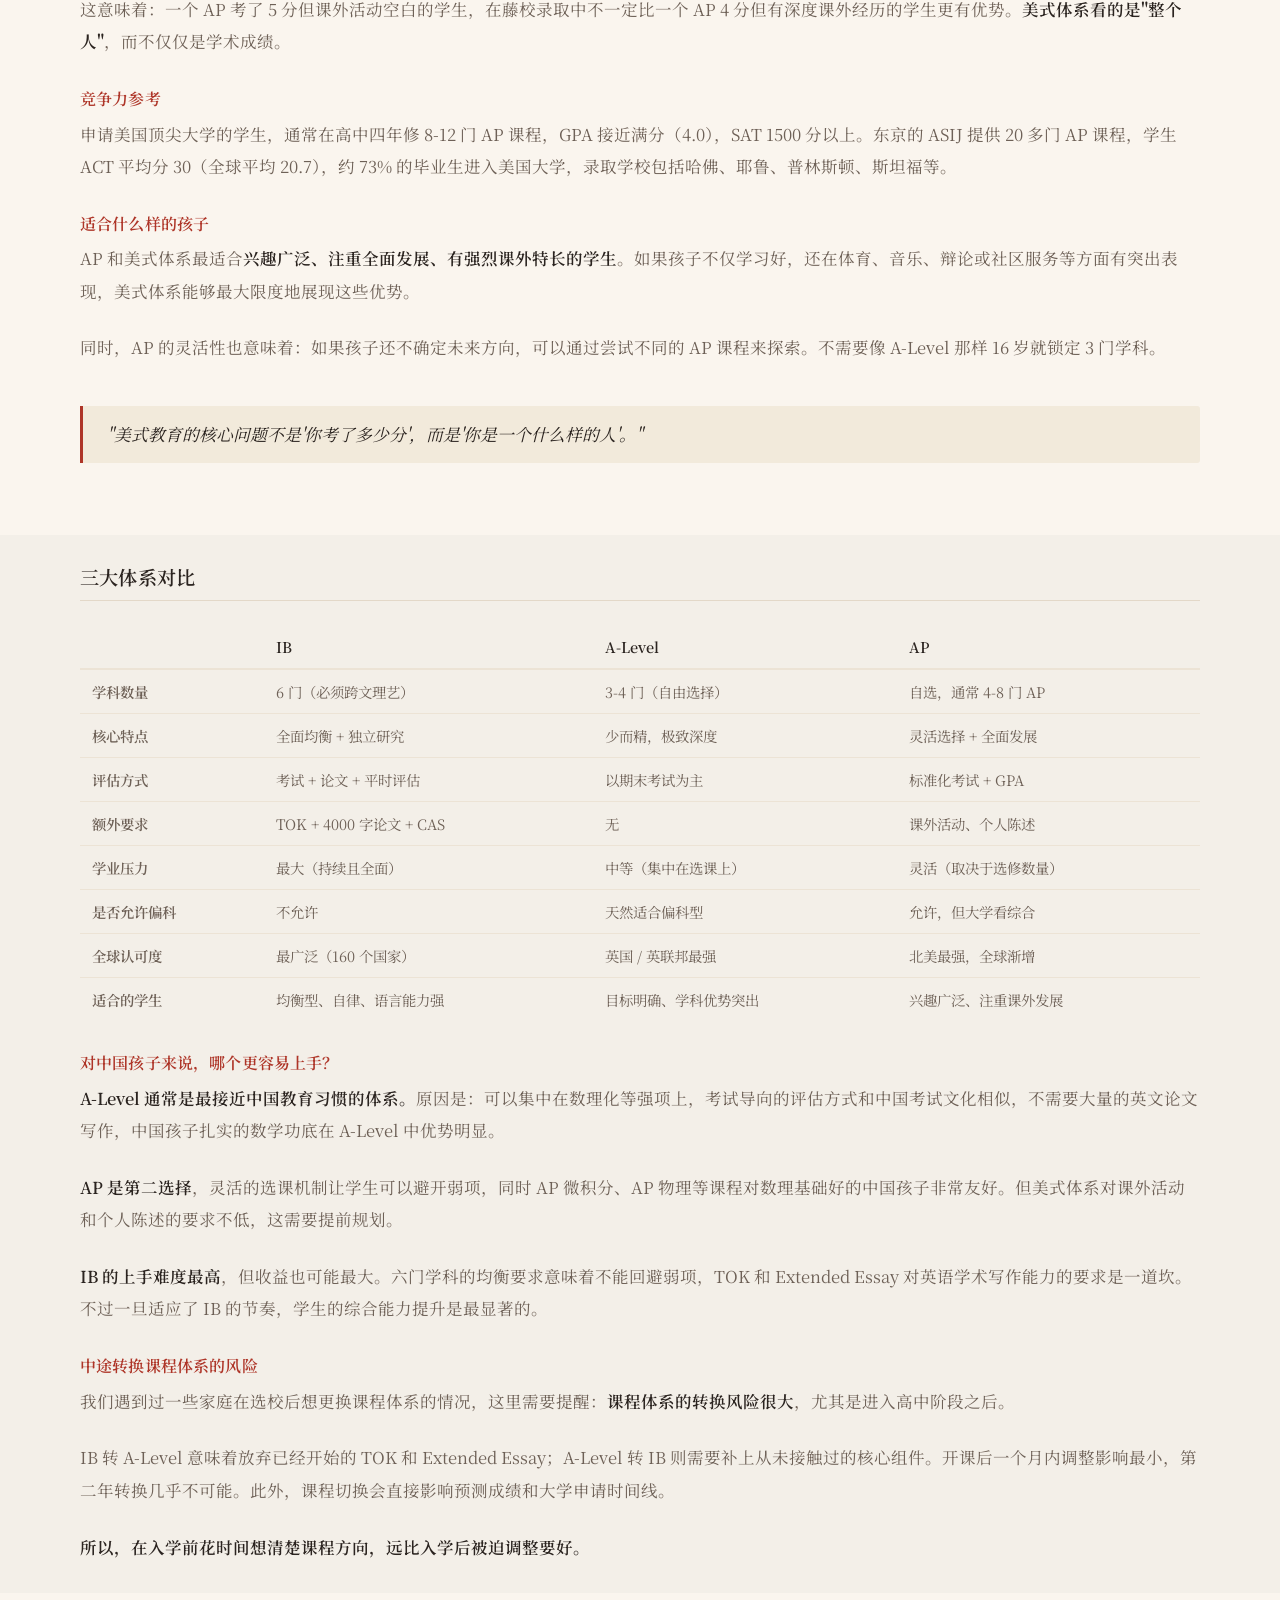
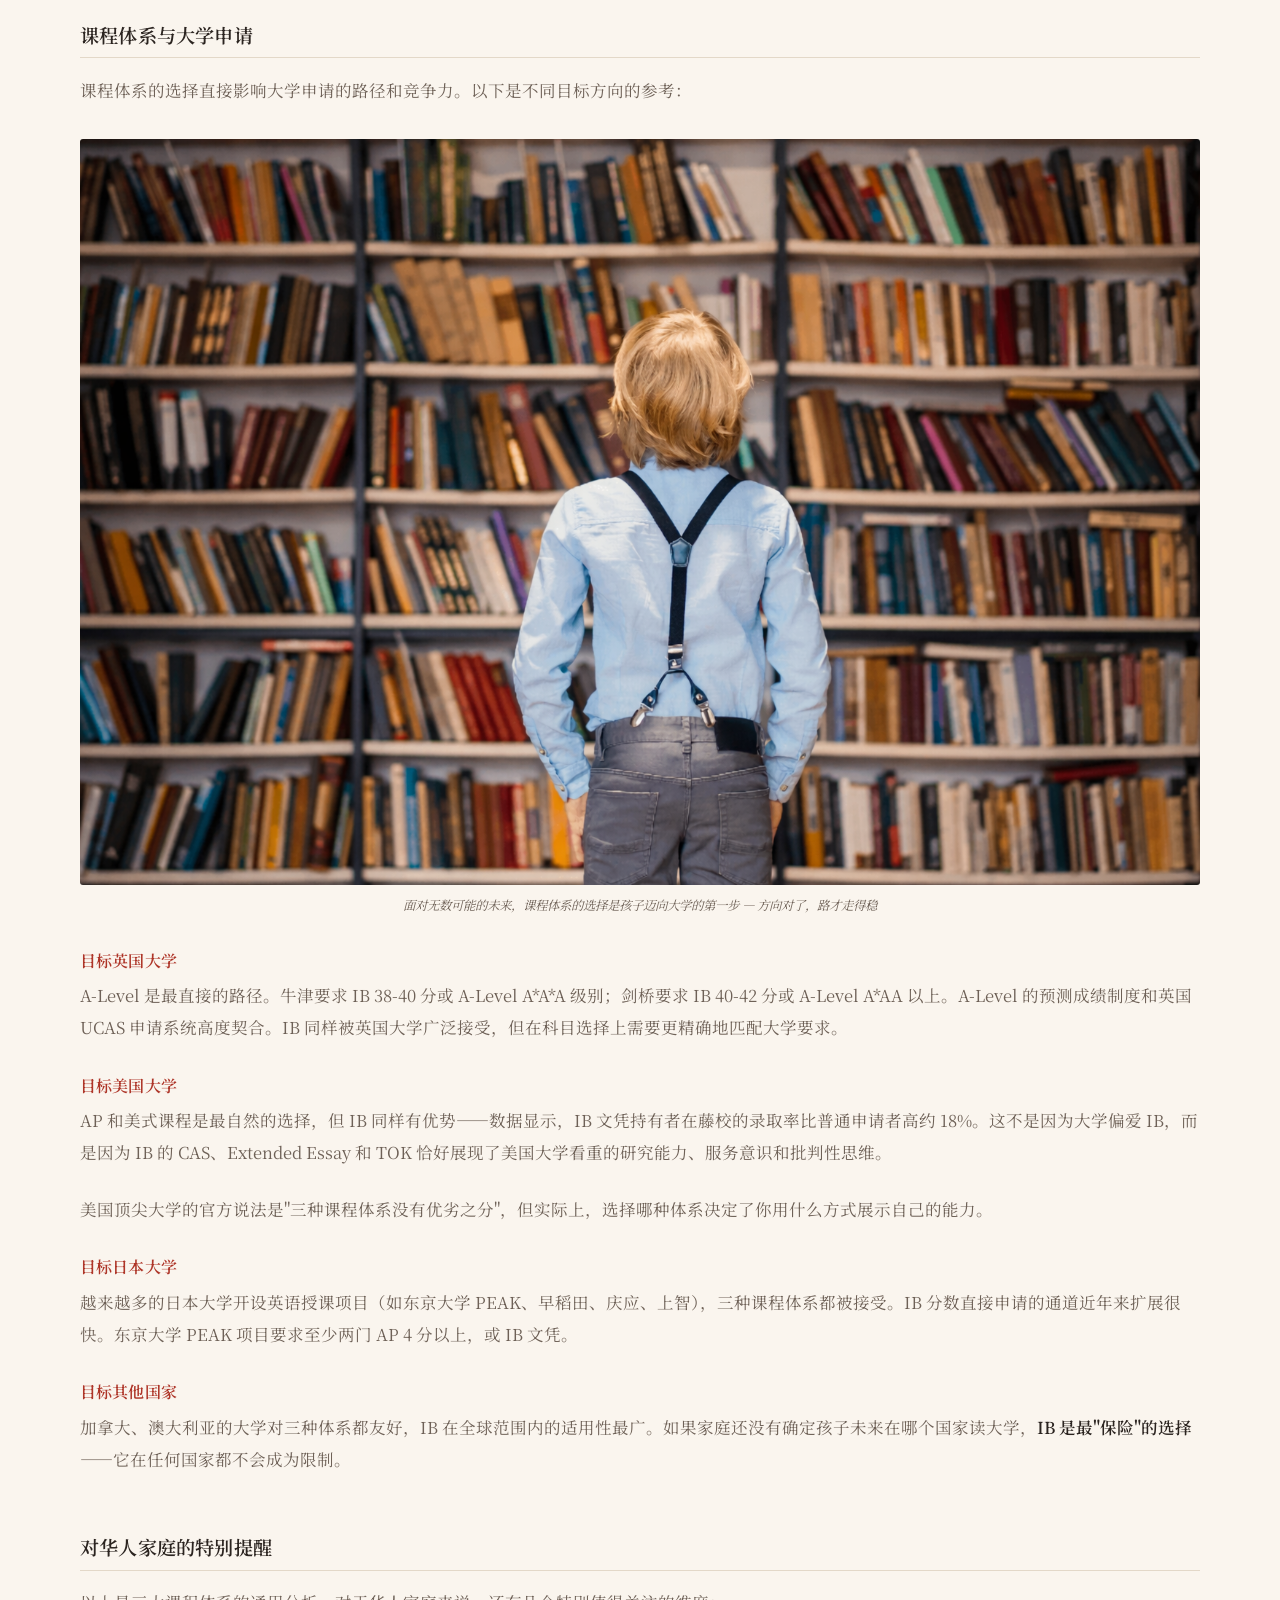
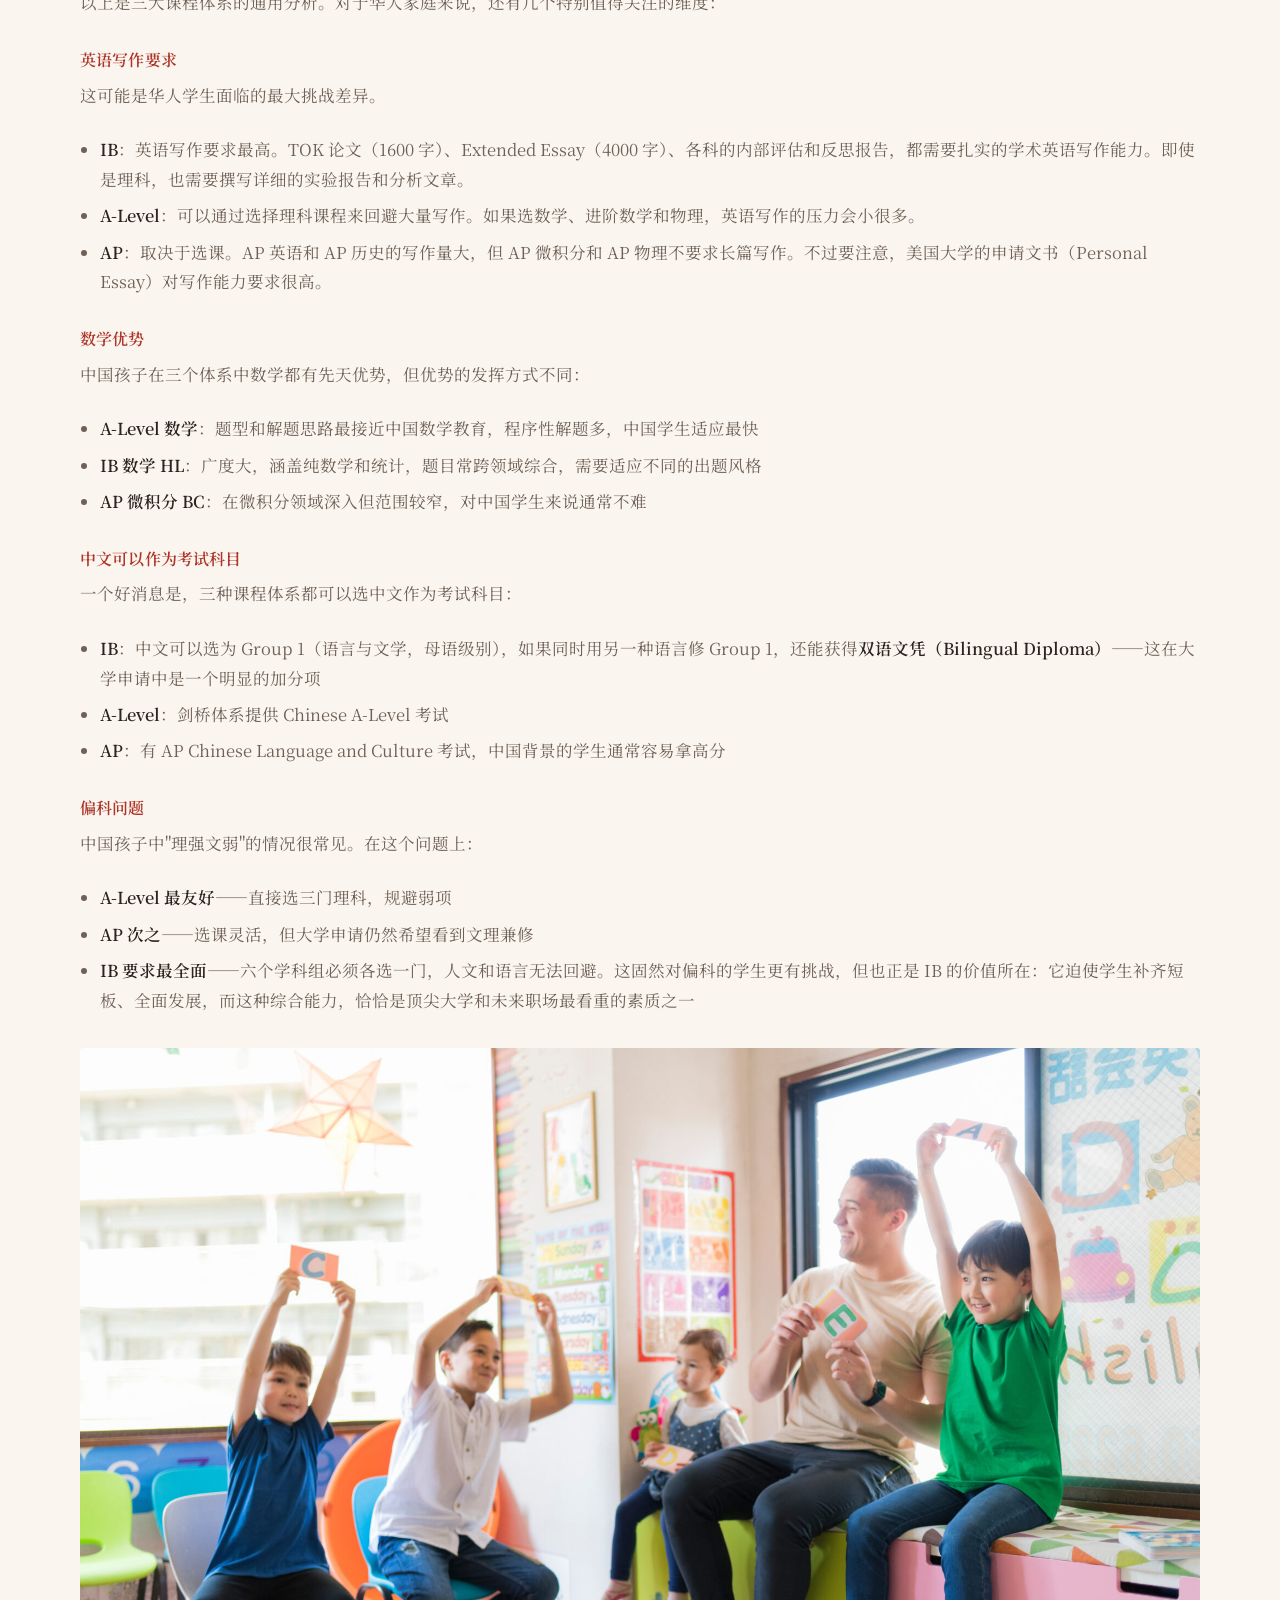
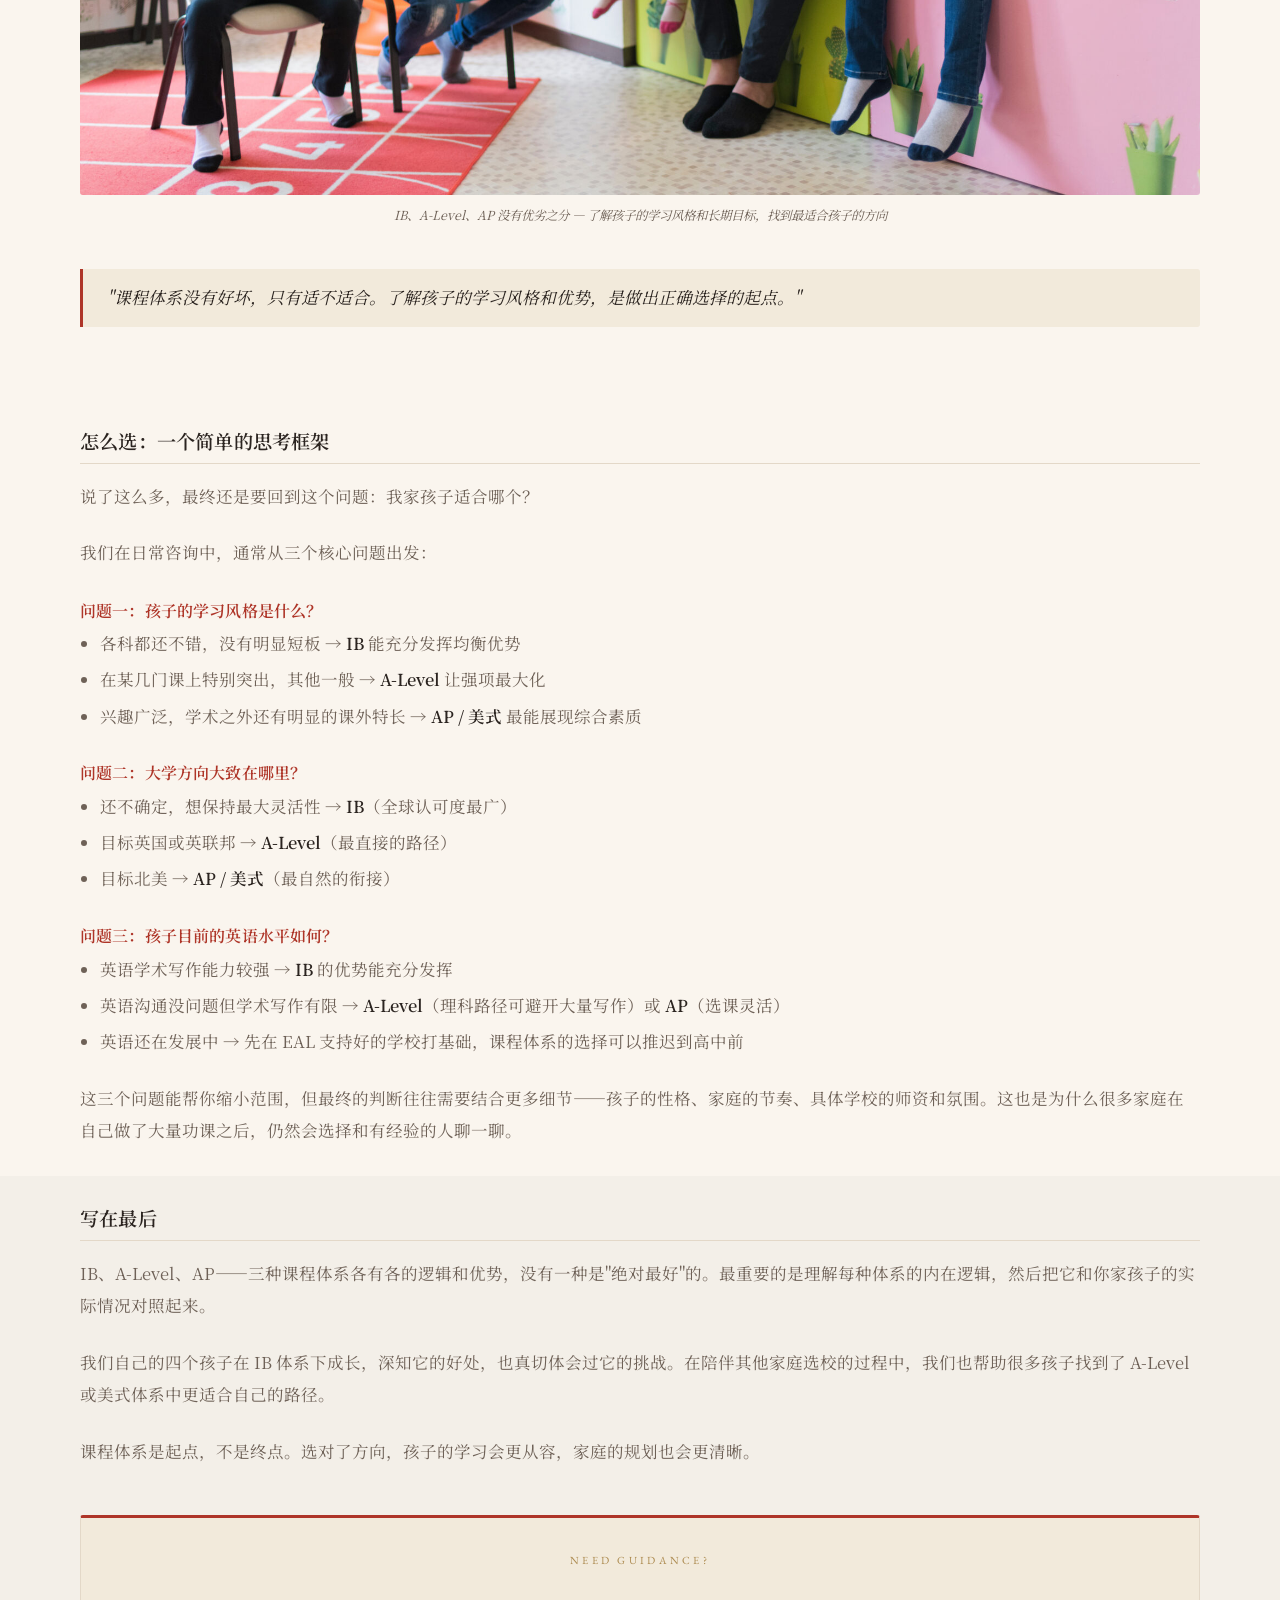
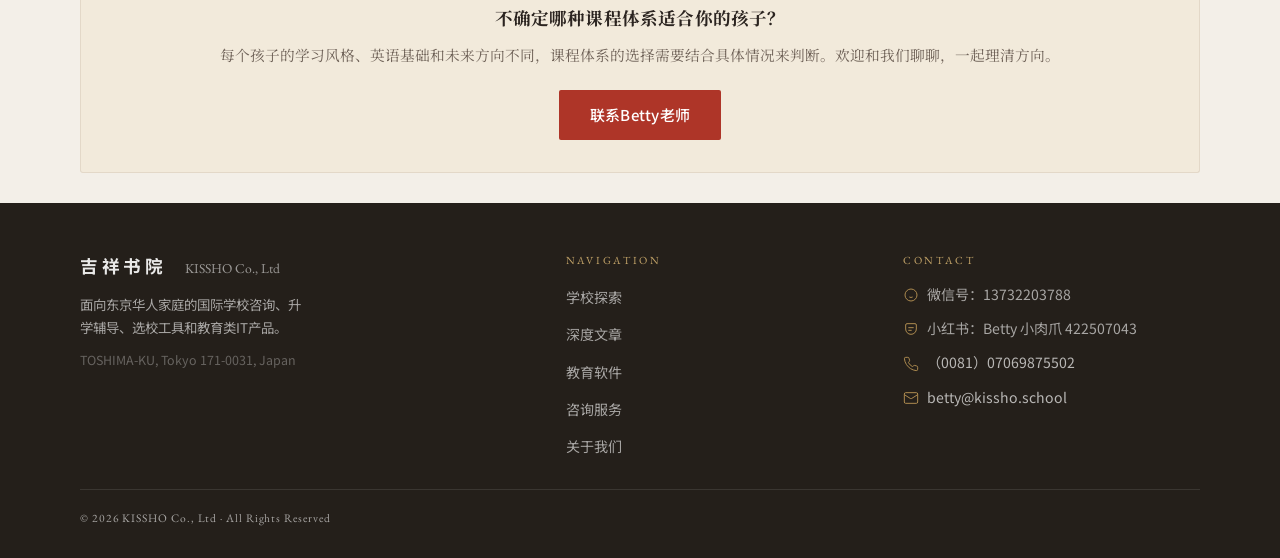
<file: article-curriculum-guide.html>
<!DOCTYPE html>
<html lang="zh-CN">
<head>
  <meta charset="UTF-8" />
  <meta name="viewport" content="width=device-width, initial-scale=1.0" />
  <title>IB、A-Level、AP 三大课程体系全解读 | KISSHO 吉祥书院</title>
  <meta name="description" content="IB、A-Level、AP 有什么区别？哪个更适合你的孩子？一份来自东京国际学校家长的深度解读。" />
  <link rel="preconnect" href="https://fonts.googleapis.com">
  <link rel="preconnect" href="https://fonts.gstatic.com" crossorigin>
  <link href="https://fonts.googleapis.com/css2?family=Cormorant+Garamond:ital,wght@0,400;0,500;0,600;1,400&family=EB+Garamond:ital,wght@0,400;0,500;0,600;1,400&family=Noto+Sans+SC:wght@300;400;500;700&family=Noto+Serif+JP:wght@400;600;700&family=Noto+Serif+SC:wght@400;500;600;700&display=swap" rel="stylesheet">
  <link rel="stylesheet" href="style.css?v=floating-message-20260523">
  <link rel="stylesheet" href="redesign.css?v=redesign-20260612">
</head>
<body class="redesign">

  <div class="top-stripe"></div>

  <header class="site-header"></header>

  <main class="article-main">

    <!-- Article Hero -->
    <section class="page-hero">
      <div class="container container--narrow">
        <a class="article-back-link" href="articles.html">
          <svg width="16" height="16" viewBox="0 0 24 24" fill="none" stroke="currentColor" stroke-width="1.8"><path d="M19 12H5M12 5l-7 7 7 7"/></svg>
          返回深度文章
        </a>
        <div class="section-kicker en">Curriculum</div>
        <h1 class="section-title" style="font-size:clamp(1.5rem,4vw,2.1rem);line-height:1.3;">IB、A-Level、AP<br>东京国际学校三大课程体系全解读</h1>
        <p style="font-size:1.05rem;color:var(--muted);font-style:italic;margin-top:12px;line-height:1.7;">选校的第一步，是选课程。课程体系决定了孩子每天怎么学、怎么考、未来申请哪些大学。</p>
        <div class="article-page-meta">
          <span>Betty & Jerry · 吉祥书院</span>
          <span>课程解读</span>
          <span>2026 年 3 月</span>
        </div>
      </div>
    </section>

    <!-- Cover Image -->
    <div class="article-cover" style="max-height:552px;">
      <img loading="eager" fetchpriority="high" decoding="async" src="图片/3 封面.jpg" alt="IB A-Level AP 课程体系" style="object-position:center 65%;height:552px;" />
    </div>

    <!-- Article Body -->
    <section class="section">
      <div class="container container--narrow">
        <div class="article-content">

          <!-- Opening -->
          <p>很多家庭在为孩子选择东京的国际学校时，第一个问题往往是："哪所学校好？"但其实，在比较具体的学校之前，有一个更根本的问题需要先想清楚——<strong>选择哪种课程体系</strong>。</p>

          <p>IB、A-Level、AP，这三个名字在国际教育圈里反复出现，但对大多数华人家庭来说，它们的区别并不清晰。这篇文章是我们在陪伴众多家庭选校、以及自己四个孩子在 IB 体系下成长的过程中，对三大课程体系的系统梳理。</p>

          <p>我们希望读完之后，你能对每种课程体系有一个清晰的认知：它是怎么运作的，孩子每天的学习是什么样的，适合什么类型的学生，以及对未来大学申请意味着什么。</p>

        </div>
      </div>
    </section>


    <!-- IB -->
    <section class="section">
      <div class="container container--narrow">
        <div class="article-content">

          <h2>IB — 最全面，也最有挑战</h2>

          <p>IB（International Baccalaureate，国际文凭课程）是东京国际学校中最常见的课程体系，约 25 所学校采用。它也是全球认可度最广的国际课程——在 160 个国家的 4500 多所大学被接受。</p>

          <h3>三段式结构</h3>

          <p>IB 分为三个阶段，覆盖从幼儿园到高中的完整学段：</p>

          <p><strong>PYP（小学阶段，3-12 岁）</strong>——没有传统的分科教学和考试。学习围绕六大跨学科主题展开，以"探究"为核心。比如在"世界如何运作"这个主题下，孩子可能同时在学科学原理、做数据统计、写观察报告、画实验海报——知识不是按学科割裂的，而是通过真实问题串联起来的。</p>

          <p><strong>MYP（初中阶段，11-16 岁）</strong>——开始有明确的八个学科组，每门课用四个维度（A-D）评估，分数转化为 1-7 的等级。最后一年有一个 Personal Project（个人项目），学生自选课题，独立完成一份 15 页的研究报告。这是为 DP 阶段的 Extended Essay 做准备。</p>

          <p><strong>DP（高中文凭阶段，16-19 岁）</strong>——这是 IB 的核心，也是大学申请的关键阶段。</p>

          <h3>DP 的核心结构</h3>

          <p>DP 学生需要从六个学科组中各选一门课：</p>

          <ol>
            <li><strong>语言与文学</strong>（通常选母语，如中文）</li>
            <li><strong>语言习得</strong>（第二外语）</li>
            <li><strong>个人与社会</strong>（历史、经济学、心理学等）</li>
            <li><strong>科学</strong>（物理、化学、生物等）</li>
            <li><strong>数学</strong>（两个方向可选：偏纯数学或偏应用统计）</li>
            <li><strong>艺术</strong>（或用第 1-4 组的第二门课替代）</li>
          </ol>

          <p>六门课中，3-4 门选 <strong>HL（Higher Level，高级）</strong>，其余选 <strong>SL（Standard Level，标准）</strong>。HL 的学习深度和课时要求明显更高。</p>

          <p>除了六门学科课程，DP 还有<strong>三个核心组件</strong>：</p>

          <ul>
            <li><strong>TOK（Theory of Knowledge，知识论）</strong>——探讨"我们怎么知道我们所知道的"，要求写一篇 1600 字的论文并做口头展示。这门课没有标准答案，需要批判性思维和多角度论证。</li>
            <li><strong>Extended Essay（拓展论文）</strong>——一篇 4000 字的独立研究论文，自选课题，在导师指导下完成。这是很多学生第一次接触真正的学术写作。</li>
            <li><strong>CAS（Creativity, Activity, Service）</strong>——要求学生持续参与创意活动、体育运动和社区服务。不评分，但必须完成。</li>
          </ul>

          <!-- 图片位置：探究式学习 / 学生讨论 / 实验场景 -->
          <div class="article-img-wrap reveal">
            <img loading="lazy" decoding="async" src="图片/3.1 三个核心组件.png" alt="IB 课堂学习场景" style="width:100%;display:block;border-radius:var(--radius);" />
            <p class="article-img-caption">IB 课堂不是单向灌输，而是讨论、质疑、论证 — TOK 的核心精神贯穿整个 IB 学习阶段</p>
          </div>

          <h3>评分：满分 45，全球平均 30</h3>

          <p>六门学科各 7 分满分，共 42 分；TOK + Extended Essay 最多加 3 分；总分 <strong>45 分</strong>。</p>

          <p>2025 年全球统计：平均分 30.58，通过率 81.26%。考 40 分以上的学生约占 9%——大约每 11 个人中有 1 个。满分 45 分在全球范围内不到 1%。</p>

          <p>这些数字意味着什么？24 分是拿到文凭的最低线；30 分是全球平均水平；35 分以上可以申请大部分优质大学；38-40 分以上是牛剑、藤校的竞争区间。</p>

          <h3>日常是什么样的</h3>

          <p>DP 阶段的学业压力是三大体系中最大的。六门学科同时推进，加上 TOK 论文、Extended Essay、CAS 活动记录——相当于在两年时间里，同时完成高中课程和一篇小型学术论文。</p>

          <p>大多数学生每天需要 2-3 小时的课后学习时间；冲击 40 分以上的学生，在高峰期每天可能需要更长时间。据统计，约 75% 的 IB 学生感受到较高的学业压力。</p>

          <h3>适合什么样的孩子</h3>

          <p>IB 最适合<strong>学习能力比较均衡、自律性强、愿意广泛涉猎的学生</strong>。因为六门学科涵盖文理艺，不允许偏科——理科再强，人文和语言也不能落下。同时，TOK 和 Extended Essay 对英语学术写作能力要求很高，适合语言表达能力较好的孩子。</p>

          <div class="article-pullquote">
            "IB 培养的不是考试机器，而是能够独立思考、自我管理、在多个领域都有所了解的学习者。"
          </div>

          <h3>东京 IB 学校成绩参考</h3>

          <div style="overflow-x:auto;margin:24px 0;">
            <table style="width:100%;border-collapse:collapse;font-size:0.9rem;line-height:1.6;">
              <thead>
                <tr style="border-bottom:2px solid var(--border-light);">
                  <th style="text-align:left;padding:10px 12px;font-weight:600;">学校</th>
                  <th style="text-align:left;padding:10px 12px;font-weight:600;">DP 均分</th>
                  <th style="text-align:left;padding:10px 12px;font-weight:600;">通过率</th>
                  <th style="text-align:left;padding:10px 12px;font-weight:600;">备注</th>
                </tr>
              </thead>
              <tbody>
                <tr style="border-bottom:1px solid var(--border-light);">
                  <td style="padding:10px 12px;">KIST</td>
                  <td style="padding:10px 12px;"><strong>42.0</strong></td>
                  <td style="padding:10px 12px;">—</td>
                  <td style="padding:10px 12px;">全球排名第 4，25% 学生满分 45</td>
                </tr>
                <tr style="border-bottom:1px solid var(--border-light);">
                  <td style="padding:10px 12px;">St. Mary's</td>
                  <td style="padding:10px 12px;"><strong>35-37</strong></td>
                  <td style="padding:10px 12px;">100%</td>
                  <td style="padding:10px 12px;">男校，理科 HL 成绩远超全球平均</td>
                </tr>
                <tr style="border-bottom:1px solid var(--border-light);">
                  <td style="padding:10px 12px;">Seisen</td>
                  <td style="padding:10px 12px;"><strong>35-36</strong></td>
                  <td style="padding:10px 12px;">97.7%</td>
                  <td style="padding:10px 12px;">女校，多人获双语文凭</td>
                </tr>
                <tr>
                  <td style="padding:10px 12px;">Aoba-Japan</td>
                  <td style="padding:10px 12px;"><strong>~33</strong></td>
                  <td style="padding:10px 12px;">—</td>
                  <td style="padding:10px 12px;">EAL 体系完善，适合英语发展中的学生</td>
                </tr>
              </tbody>
            </table>
          </div>

          <p>这些数据背后反映的是：同样是 IB 体系，不同学校的学术水平差异很大。KIST 均分 42 是世界顶尖级别，而 Aoba 均分 33 也高于全球平均——选择 IB 学校时，学校本身的学术氛围和师资是关键。</p>

        </div>
      </div>
    </section>


    <!-- A-Level -->
    <section class="section">
      <div class="container container--narrow">
        <div class="article-content">

          <h2>A-Level — 专精深入，目标明确</h2>

          <p>A-Level（Advanced Level）是英国的高中课程体系，在东京约有 16 所学校采用（含剑桥 IGCSE 体系）。它的核心特点可以用一个词概括：<strong>专精</strong>。</p>

          <h3>两阶段结构</h3>

          <p><strong>IGCSE（14-16 岁）</strong>是 A-Level 的前置阶段。学生通常修 5-10 门课程，涵盖英语、数学、科学和人文等方向，成绩按 A*-G（或新的 9-1 制）评定。IGCSE 阶段覆盖面还比较广，类似于"打基础"。</p>

          <p><strong>A-Level（16-18 岁）</strong>才是真正的分水岭——学生只需要选 <strong>3-4 门课</strong>，用两年时间深入学习。</p>

          <p>只选 3-4 门课，这对习惯了语数英理化政史地全科学习的中国家庭来说，可能是最直观的冲击。但这恰恰是英式教育的核心理念：<strong>与其什么都学一点，不如在自己擅长的领域做到顶尖。</strong></p>

          <div class="article-img-wrap reveal">
            <img loading="lazy" decoding="async" src="图片/3.2 两阶段结构.jpg" alt="A-Level 两阶段结构" style="width:100%;display:block;border-radius:var(--radius);" />
            <p class="article-img-caption">IGCSE → A-Level 两阶段，从广泛探索到深度专精 — 英式教育的核心逻辑</p>
          </div>

          <h3>评估方式：考试为王</h3>

          <p>A-Level 的评估几乎完全依赖期末考试，评分为 A*-E（A* 最高，E 为最低通过分，U 为不通过）。没有 IB 那样的论文、反思日志和平时作业评分——一切以最终考试成绩说话。</p>

          <p>这种方式对于擅长考试的学生来说非常友好：只要最终考出来了，过程中的状态波动不影响成绩。</p>

          <h3>预测成绩制度</h3>

          <p>英国大学的录取有一个特殊机制：学生在正式考试前就要申请大学，学校老师根据平时表现给出<strong>预测成绩（Predicted Grades）</strong>。大学依据预测成绩发放<strong>有条件录取（Conditional Offer）</strong>，比如"如果你最终考出 A*AA，我们录取你"。</p>

          <p>这意味着：老师对你的评价和你在校表现非常重要，不是只有考试一条路。</p>

          <h3>日常学习节奏</h3>

          <p>只修 3-4 门课的好处是：课余时间明显比 IB 多。学生每周大约需要 15-20 小时的自主学习时间，复习阶段每天 3-5 小时的高强度复习。没有 TOK、Extended Essay 这样的额外任务。</p>

          <p>但这不意味着 A-Level 简单——3 门课的深度要求很高，尤其是 Further Mathematics 和理科高阶内容，在纯粹的学科难度上并不亚于 IB HL。</p>

          <h3>适合什么样的孩子</h3>

          <p>A-Level 最适合<strong>目标明确、有明显学科优势的学生</strong>。如果孩子数理化很强但不擅长人文写作，A-Level 是最理想的选择——选数学、进阶数学和物理这三门课，把全部精力集中在自己最强的领域。</p>

          <p>对于目标<strong>英国大学</strong>（牛津、剑桥、帝国理工等）的家庭，A-Level 是最直接的路径。</p>

          <h3>BST 为什么从 A-Level 转向了 IB？</h3>

          <p>东京最知名的英式学校 The British School in Tokyo（BST）从 2025 年起将高中阶段从 A-Level 转为 IB DP。这不是个案——全球范围内，越来越多的国际学校在拥抱 IB。</p>

          <p>BST 给出的理由是：IB 的全面培养更适合国际化的学生群体；研究表明 IB 学生在英国大学的表现优于 A-Level 同龄人。这个趋势值得关注，但<strong>不意味着 A-Level 在变差</strong>——对于适合它的学生来说，A-Level 依然是最高效的选择。</p>

          <div class="article-pullquote">
            "A-Level 的哲学是：找到你最擅长的方向，然后在那个方向上走到极致。"
          </div>

        </div>
      </div>
    </section>


    <!-- AP -->
    <section class="section">
      <div class="container container--narrow">
        <div class="article-content">

          <h2>AP — 最灵活的美式路径</h2>

          <p>AP（Advanced Placement）可能是最容易被误解的课程体系。首先需要明确一点：<strong>AP 不是一套独立的课程体系</strong>，而是美式高中课程中的"大学先修选修课"。</p>

          <p>学生在正常的美国高中课程之外，可以根据自己的兴趣和能力，选修若干门 AP 课程。AP 目前共有 39 门课可选，涵盖艺术、英语、历史、数学、科学和世界语言等领域。想选几门就选几门——这种灵活性是 AP 最大的特点。</p>

          <div class="article-img-wrap reveal">
            <img loading="lazy" decoding="async" src="图片/3.31.jpg" alt="AP 课堂场景" style="width:100%;display:block;border-radius:var(--radius);" />
            <p class="article-img-caption">AP 课堂鼓励主动参与和表达 — 选自己擅长和感兴趣的科目，学习动力本身就是优势</p>
          </div>

          <h3>评分与大学学分</h3>

          <p>每门 AP 考试的评分为 1-5 分：5 分为最高，3 分为"合格"。大多数美国大学接受 3 分以上的 AP 成绩换取学分，顶尖大学通常要求 4 或 5 分。</p>

          <p>AP 学分的实用价值很高——如果修了足够多的 AP 课程并取得好成绩，进入大学后可以免修对应课程，甚至提前毕业。</p>

          <h3>美式体系的核心理念：全面评估</h3>

          <p>理解 AP，必须理解美式教育的整体逻辑。美国大学的录取从来不是只看一个分数——它采用的是 <strong>Holistic Admissions（全面评估）</strong>，综合考量多个维度：</p>

          <ul>
            <li><strong>GPA（高中四年平均成绩）</strong>——持续的学业表现，不是一次考试定终身</li>
            <li><strong>SAT / ACT 标准化考试</strong>——学术能力的参考指标</li>
            <li><strong>AP 成绩</strong>——体现学术挑战的意愿和能力</li>
            <li><strong>课外活动</strong>——体育、艺术、社区服务、领导力经历</li>
            <li><strong>个人陈述</strong>——展示个性、价值观和成长经历</li>
            <li><strong>推荐信</strong>——老师对学生的评价</li>
          </ul>

          <p>这意味着：一个 AP 考了 5 分但课外活动空白的学生，在藤校录取中不一定比一个 AP 4 分但有深度课外经历的学生更有优势。<strong>美式体系看的是"整个人"</strong>，而不仅仅是学术成绩。</p>

          <h3>竞争力参考</h3>

          <p>申请美国顶尖大学的学生，通常在高中四年修 8-12 门 AP 课程，GPA 接近满分（4.0），SAT 1500 分以上。东京的 ASIJ 提供 20 多门 AP 课程，学生 ACT 平均分 30（全球平均 20.7），约 73% 的毕业生进入美国大学，录取学校包括哈佛、耶鲁、普林斯顿、斯坦福等。</p>

          <h3>适合什么样的孩子</h3>

          <p>AP 和美式体系最适合<strong>兴趣广泛、注重全面发展、有强烈课外特长的学生</strong>。如果孩子不仅学习好，还在体育、音乐、辩论或社区服务等方面有突出表现，美式体系能够最大限度地展现这些优势。</p>

          <p>同时，AP 的灵活性也意味着：如果孩子还不确定未来方向，可以通过尝试不同的 AP 课程来探索。不需要像 A-Level 那样 16 岁就锁定 3 门学科。</p>

          <div class="article-pullquote">
            "美式教育的核心问题不是'你考了多少分'，而是'你是一个什么样的人'。"
          </div>

        </div>
      </div>
    </section>


    <!-- Comparison -->
    <section class="section section--warm">
      <div class="container container--narrow">
        <div class="article-content">

          <h2>三大体系对比</h2>

          <div style="overflow-x:auto;margin:24px 0;">
            <table style="width:100%;border-collapse:collapse;font-size:0.9rem;line-height:1.6;">
              <thead>
                <tr style="border-bottom:2px solid var(--border-light);">
                  <th style="text-align:left;padding:10px 12px;font-weight:600;"></th>
                  <th style="text-align:left;padding:10px 12px;font-weight:600;">IB</th>
                  <th style="text-align:left;padding:10px 12px;font-weight:600;">A-Level</th>
                  <th style="text-align:left;padding:10px 12px;font-weight:600;">AP</th>
                </tr>
              </thead>
              <tbody>
                <tr style="border-bottom:1px solid var(--border-light);">
                  <td style="padding:10px 12px;font-weight:600;">学科数量</td>
                  <td style="padding:10px 12px;">6 门（必须跨文理艺）</td>
                  <td style="padding:10px 12px;">3-4 门（自由选择）</td>
                  <td style="padding:10px 12px;">自选，通常 4-8 门 AP</td>
                </tr>
                <tr style="border-bottom:1px solid var(--border-light);">
                  <td style="padding:10px 12px;font-weight:600;">核心特点</td>
                  <td style="padding:10px 12px;">全面均衡 + 独立研究</td>
                  <td style="padding:10px 12px;">少而精，极致深度</td>
                  <td style="padding:10px 12px;">灵活选择 + 全面发展</td>
                </tr>
                <tr style="border-bottom:1px solid var(--border-light);">
                  <td style="padding:10px 12px;font-weight:600;">评估方式</td>
                  <td style="padding:10px 12px;">考试 + 论文 + 平时评估</td>
                  <td style="padding:10px 12px;">以期末考试为主</td>
                  <td style="padding:10px 12px;">标准化考试 + GPA</td>
                </tr>
                <tr style="border-bottom:1px solid var(--border-light);">
                  <td style="padding:10px 12px;font-weight:600;">额外要求</td>
                  <td style="padding:10px 12px;">TOK + 4000 字论文 + CAS</td>
                  <td style="padding:10px 12px;">无</td>
                  <td style="padding:10px 12px;">课外活动、个人陈述</td>
                </tr>
                <tr style="border-bottom:1px solid var(--border-light);">
                  <td style="padding:10px 12px;font-weight:600;">学业压力</td>
                  <td style="padding:10px 12px;">最大（持续且全面）</td>
                  <td style="padding:10px 12px;">中等（集中在选课上）</td>
                  <td style="padding:10px 12px;">灵活（取决于选修数量）</td>
                </tr>
                <tr style="border-bottom:1px solid var(--border-light);">
                  <td style="padding:10px 12px;font-weight:600;">是否允许偏科</td>
                  <td style="padding:10px 12px;">不允许</td>
                  <td style="padding:10px 12px;">天然适合偏科型</td>
                  <td style="padding:10px 12px;">允许，但大学看综合</td>
                </tr>
                <tr style="border-bottom:1px solid var(--border-light);">
                  <td style="padding:10px 12px;font-weight:600;">全球认可度</td>
                  <td style="padding:10px 12px;">最广泛（160 个国家）</td>
                  <td style="padding:10px 12px;">英国 / 英联邦最强</td>
                  <td style="padding:10px 12px;">北美最强，全球渐增</td>
                </tr>
                <tr>
                  <td style="padding:10px 12px;font-weight:600;">适合的学生</td>
                  <td style="padding:10px 12px;">均衡型、自律、语言能力强</td>
                  <td style="padding:10px 12px;">目标明确、学科优势突出</td>
                  <td style="padding:10px 12px;">兴趣广泛、注重课外发展</td>
                </tr>
              </tbody>
            </table>
          </div>

          <h3>对中国孩子来说，哪个更容易上手？</h3>

          <p><strong>A-Level 通常是最接近中国教育习惯的体系。</strong>原因是：可以集中在数理化等强项上，考试导向的评估方式和中国考试文化相似，不需要大量的英文论文写作，中国孩子扎实的数学功底在 A-Level 中优势明显。</p>

          <p><strong>AP 是第二选择</strong>，灵活的选课机制让学生可以避开弱项，同时 AP 微积分、AP 物理等课程对数理基础好的中国孩子非常友好。但美式体系对课外活动和个人陈述的要求不低，这需要提前规划。</p>

          <p><strong>IB 的上手难度最高</strong>，但收益也可能最大。六门学科的均衡要求意味着不能回避弱项，TOK 和 Extended Essay 对英语学术写作能力的要求是一道坎。不过一旦适应了 IB 的节奏，学生的综合能力提升是最显著的。</p>

          <h3>中途转换课程体系的风险</h3>

          <p>我们遇到过一些家庭在选校后想更换课程体系的情况，这里需要提醒：<strong>课程体系的转换风险很大</strong>，尤其是进入高中阶段之后。</p>

          <p>IB 转 A-Level 意味着放弃已经开始的 TOK 和 Extended Essay；A-Level 转 IB 则需要补上从未接触过的核心组件。开课后一个月内调整影响最小，第二年转换几乎不可能。此外，课程切换会直接影响预测成绩和大学申请时间线。</p>

          <p><strong>所以，在入学前花时间想清楚课程方向，远比入学后被迫调整要好。</strong></p>

        </div>
      </div>
    </section>


    <!-- University Impact -->
    <section class="section">
      <div class="container container--narrow">
        <div class="article-content">

          <h2>课程体系与大学申请</h2>

          <p>课程体系的选择直接影响大学申请的路径和竞争力。以下是不同目标方向的参考：</p>

          <!-- 图片位置：毕业典礼或校园相关 -->
          <div class="article-img-wrap reveal">
            <img loading="lazy" decoding="async" src="图片/3.41.png" alt="课程体系与大学申请" style="width:100%;display:block;border-radius:var(--radius);" />
            <p class="article-img-caption">面对无数可能的未来，课程体系的选择是孩子迈向大学的第一步 — 方向对了，路才走得稳</p>
          </div>

          <h3>目标英国大学</h3>

          <p>A-Level 是最直接的路径。牛津要求 IB 38-40 分或 A-Level A*A*A 级别；剑桥要求 IB 40-42 分或 A-Level A*AA 以上。A-Level 的预测成绩制度和英国 UCAS 申请系统高度契合。IB 同样被英国大学广泛接受，但在科目选择上需要更精确地匹配大学要求。</p>

          <h3>目标美国大学</h3>

          <p>AP 和美式课程是最自然的选择，但 IB 同样有优势——数据显示，IB 文凭持有者在藤校的录取率比普通申请者高约 18%。这不是因为大学偏爱 IB，而是因为 IB 的 CAS、Extended Essay 和 TOK 恰好展现了美国大学看重的研究能力、服务意识和批判性思维。</p>

          <p>美国顶尖大学的官方说法是"三种课程体系没有优劣之分"，但实际上，选择哪种体系决定了你用什么方式展示自己的能力。</p>

          <h3>目标日本大学</h3>

          <p>越来越多的日本大学开设英语授课项目（如东京大学 PEAK、早稻田、庆应、上智），三种课程体系都被接受。IB 分数直接申请的通道近年来扩展很快。东京大学 PEAK 项目要求至少两门 AP 4 分以上，或 IB 文凭。</p>

          <h3>目标其他国家</h3>

          <p>加拿大、澳大利亚的大学对三种体系都友好，IB 在全球范围内的适用性最广。如果家庭还没有确定孩子未来在哪个国家读大学，<strong>IB 是最"保险"的选择</strong>——它在任何国家都不会成为限制。</p>

        </div>
      </div>
    </section>


    <!-- Chinese Family Tips -->
    <section class="section">
      <div class="container container--narrow">
        <div class="article-content">

          <h2>对华人家庭的特别提醒</h2>

          <p>以上是三大课程体系的通用分析。对于华人家庭来说，还有几个特别值得关注的维度：</p>

          <h3>英语写作要求</h3>

          <p>这可能是华人学生面临的最大挑战差异。</p>

          <ul>
            <li><strong>IB</strong>：英语写作要求最高。TOK 论文（1600 字）、Extended Essay（4000 字）、各科的内部评估和反思报告，都需要扎实的学术英语写作能力。即使是理科，也需要撰写详细的实验报告和分析文章。</li>
            <li><strong>A-Level</strong>：可以通过选择理科课程来回避大量写作。如果选数学、进阶数学和物理，英语写作的压力会小很多。</li>
            <li><strong>AP</strong>：取决于选课。AP 英语和 AP 历史的写作量大，但 AP 微积分和 AP 物理不要求长篇写作。不过要注意，美国大学的申请文书（Personal Essay）对写作能力要求很高。</li>
          </ul>

          <h3>数学优势</h3>

          <p>中国孩子在三个体系中数学都有先天优势，但优势的发挥方式不同：</p>

          <ul>
            <li><strong>A-Level 数学</strong>：题型和解题思路最接近中国数学教育，程序性解题多，中国学生适应最快</li>
            <li><strong>IB 数学 HL</strong>：广度大，涵盖纯数学和统计，题目常跨领域综合，需要适应不同的出题风格</li>
            <li><strong>AP 微积分 BC</strong>：在微积分领域深入但范围较窄，对中国学生来说通常不难</li>
          </ul>

          <h3>中文可以作为考试科目</h3>

          <p>一个好消息是，三种课程体系都可以选中文作为考试科目：</p>

          <ul>
            <li><strong>IB</strong>：中文可以选为 Group 1（语言与文学，母语级别），如果同时用另一种语言修 Group 1，还能获得<strong>双语文凭（Bilingual Diploma）</strong>——这在大学申请中是一个明显的加分项</li>
            <li><strong>A-Level</strong>：剑桥体系提供 Chinese A-Level 考试</li>
            <li><strong>AP</strong>：有 AP Chinese Language and Culture 考试，中国背景的学生通常容易拿高分</li>
          </ul>

          <h3>偏科问题</h3>

          <p>中国孩子中"理强文弱"的情况很常见。在这个问题上：</p>

          <ul>
            <li><strong>A-Level 最友好</strong>——直接选三门理科，规避弱项</li>
            <li><strong>AP 次之</strong>——选课灵活，但大学申请仍然希望看到文理兼修</li>
            <li><strong>IB 要求最全面</strong>——六个学科组必须各选一门，人文和语言无法回避。这固然对偏科的学生更有挑战，但也正是 IB 的价值所在：它迫使学生补齐短板、全面发展，而这种综合能力，恰恰是顶尖大学和未来职场最看重的素质之一</li>
          </ul>

          <!-- 图片位置：温暖积极的学习场景 -->
          <div class="article-img-wrap reveal">
            <img loading="lazy" decoding="async" src="图片/3.5.jpg" alt="选择适合孩子的课程体系" style="width:100%;display:block;border-radius:var(--radius);" />
            <p class="article-img-caption">IB、A-Level、AP 没有优劣之分 — 了解孩子的学习风格和长期目标，找到最适合孩子的方向</p>
          </div>

          <div class="article-pullquote">
            "课程体系没有好坏，只有适不适合。了解孩子的学习风格和优势，是做出正确选择的起点。"
          </div>

        </div>
      </div>
    </section>


    <!-- Decision Framework -->
    <section class="section">
      <div class="container container--narrow">
        <div class="article-content">

          <h2>怎么选：一个简单的思考框架</h2>

          <p>说了这么多，最终还是要回到这个问题：我家孩子适合哪个？</p>

          <p>我们在日常咨询中，通常从三个核心问题出发：</p>

          <h3>问题一：孩子的学习风格是什么？</h3>

          <ul>
            <li>各科都还不错，没有明显短板 → <strong>IB</strong> 能充分发挥均衡优势</li>
            <li>在某几门课上特别突出，其他一般 → <strong>A-Level</strong> 让强项最大化</li>
            <li>兴趣广泛，学术之外还有明显的课外特长 → <strong>AP / 美式</strong> 最能展现综合素质</li>
          </ul>

          <h3>问题二：大学方向大致在哪里？</h3>

          <ul>
            <li>还不确定，想保持最大灵活性 → <strong>IB</strong>（全球认可度最广）</li>
            <li>目标英国或英联邦 → <strong>A-Level</strong>（最直接的路径）</li>
            <li>目标北美 → <strong>AP / 美式</strong>（最自然的衔接）</li>
          </ul>

          <h3>问题三：孩子目前的英语水平如何？</h3>

          <ul>
            <li>英语学术写作能力较强 → <strong>IB</strong> 的优势能充分发挥</li>
            <li>英语沟通没问题但学术写作有限 → <strong>A-Level</strong>（理科路径可避开大量写作）或 <strong>AP</strong>（选课灵活）</li>
            <li>英语还在发展中 → 先在 EAL 支持好的学校打基础，课程体系的选择可以推迟到高中前</li>
          </ul>

          <p>这三个问题能帮你缩小范围，但最终的判断往往需要结合更多细节——孩子的性格、家庭的节奏、具体学校的师资和氛围。这也是为什么很多家庭在自己做了大量功课之后，仍然会选择和有经验的人聊一聊。</p>

        </div>
      </div>
    </section>

    <!-- Closing & CTA -->
    <section class="section section--warm">
      <div class="container container--narrow">
        <div class="article-content">

          <h2>写在最后</h2>

          <p>IB、A-Level、AP——三种课程体系各有各的逻辑和优势，没有一种是"绝对最好"的。最重要的是理解每种体系的内在逻辑，然后把它和你家孩子的实际情况对照起来。</p>

          <p>我们自己的四个孩子在 IB 体系下成长，深知它的好处，也真切体会过它的挑战。在陪伴其他家庭选校的过程中，我们也帮助很多孩子找到了 A-Level 或美式体系中更适合自己的路径。</p>

          <p>课程体系是起点，不是终点。选对了方向，孩子的学习会更从容，家庭的规划也会更清晰。</p>

          <!-- CTA -->
          <div class="article-cta-box reveal">
            <div class="section-kicker en" style="margin-bottom:12px;">Need Guidance?</div>
            <h3 style="font-size:1.1rem;font-weight:700;margin-bottom:12px;">不确定哪种课程体系适合你的孩子？</h3>
            <p style="font-size:0.92rem;">每个孩子的学习风格、英语基础和未来方向不同，课程体系的选择需要结合具体情况来判断。欢迎和我们聊聊，一起理清方向。</p>
            <a class="btn btn-primary" href="contact.html">联系Betty老师</a>
          </div>

        </div>
      </div>
    </section>

  </main>

  <footer class="site-footer"></footer>

  <script src="page-content.js"></script>
  <script src="script.js?v=floating-message-20260523"></script>
</body>
</html>
</file>
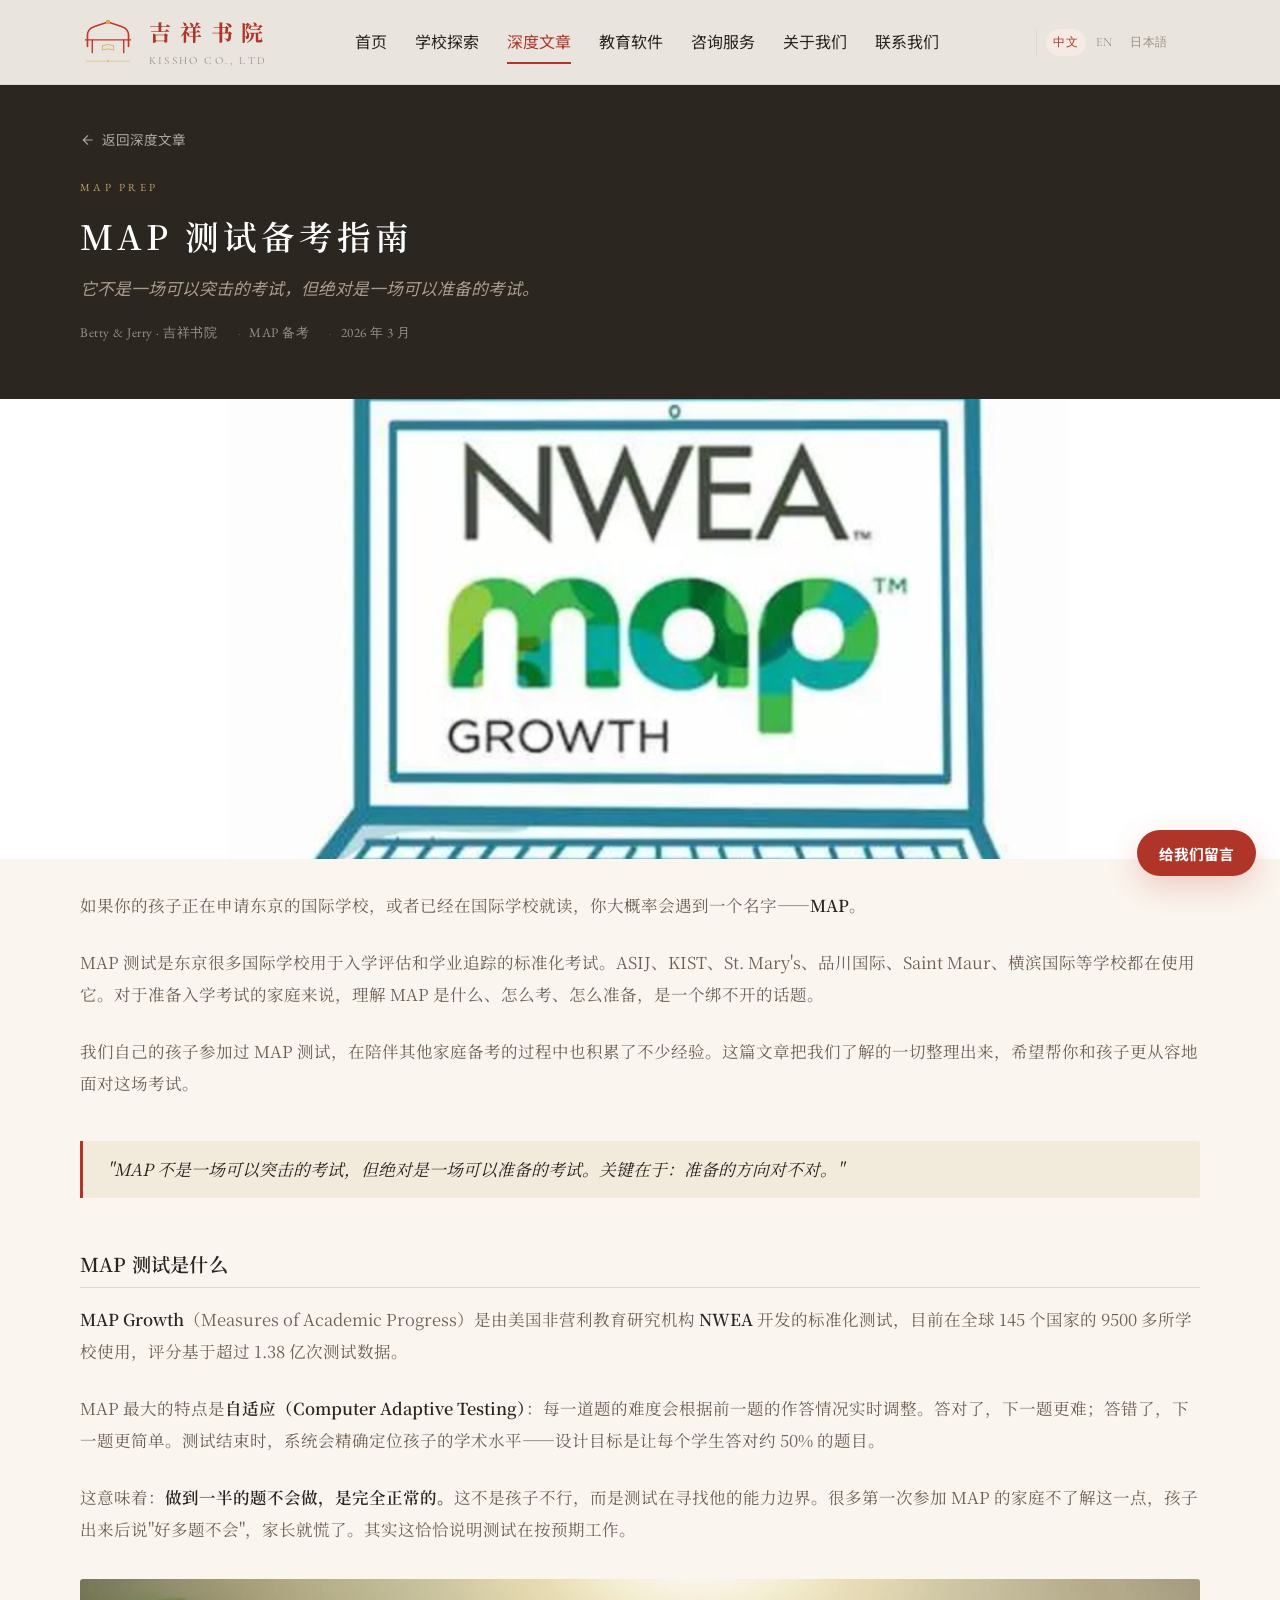
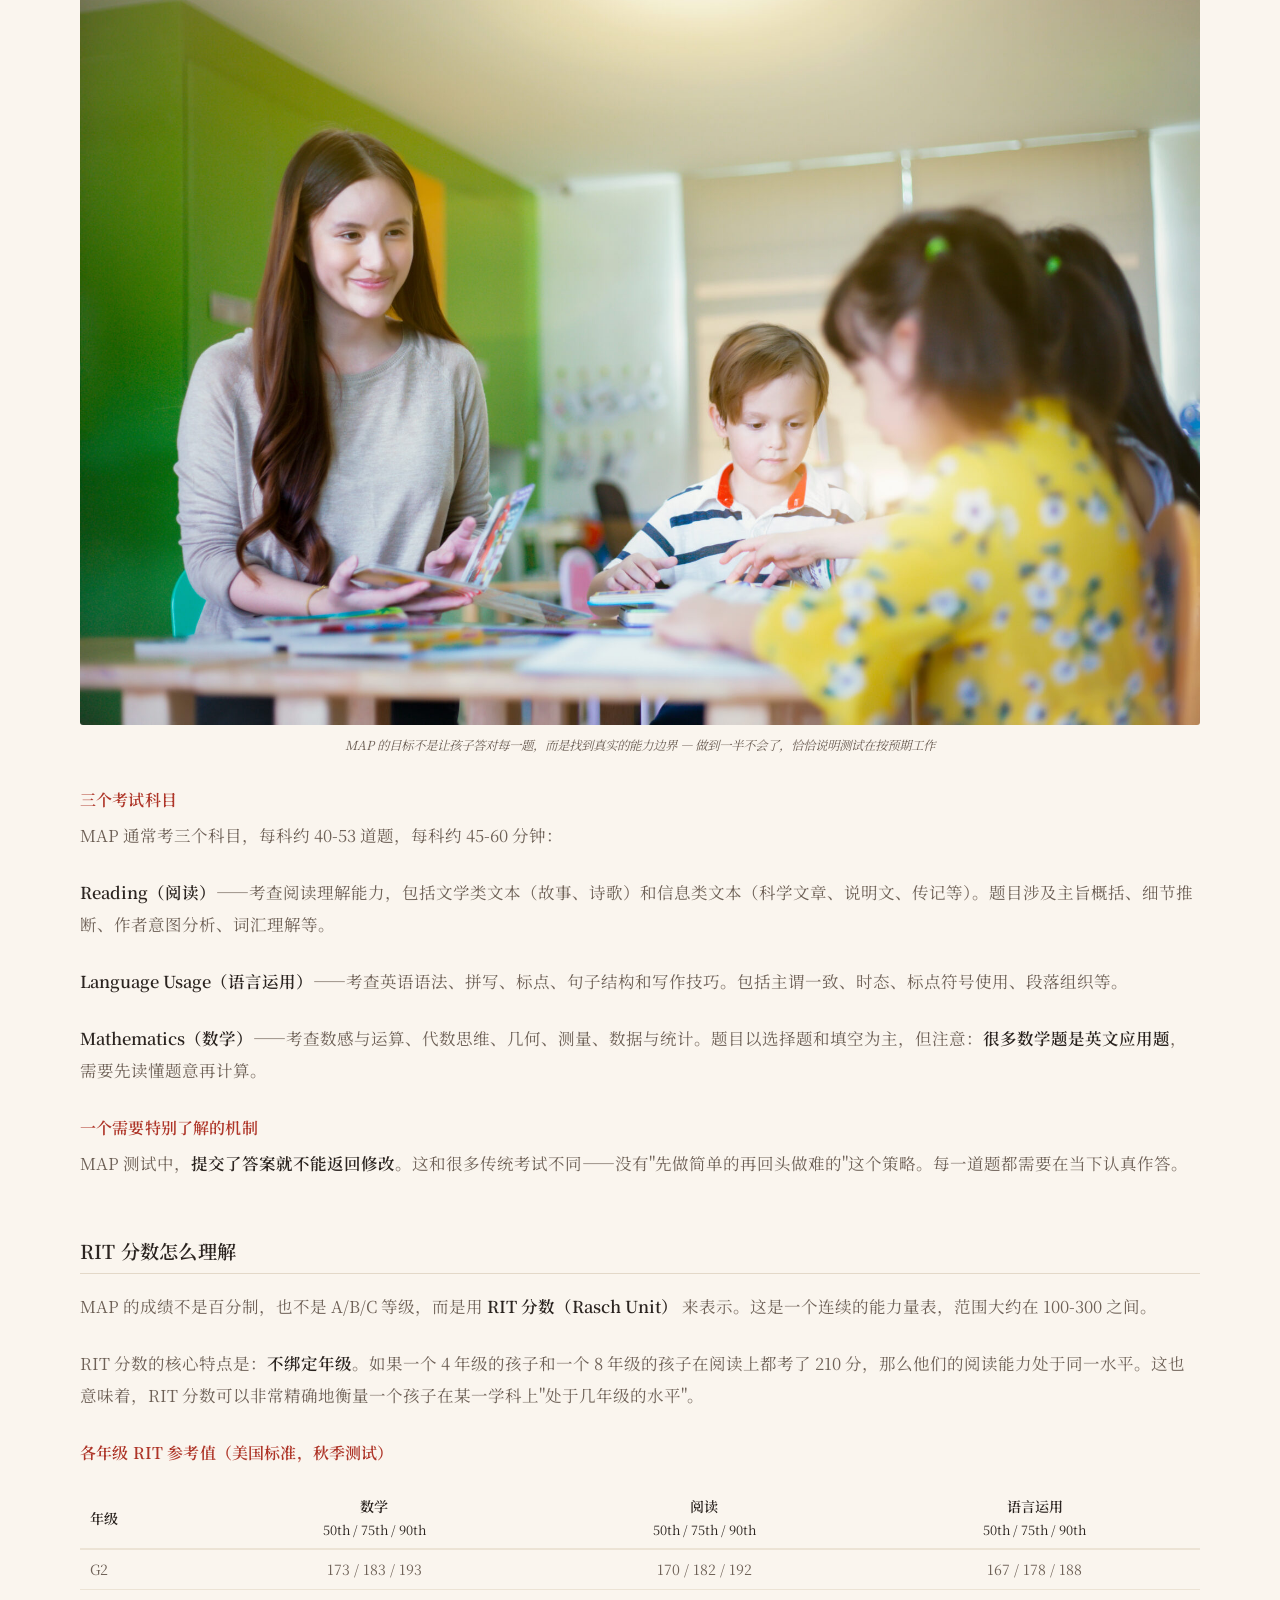
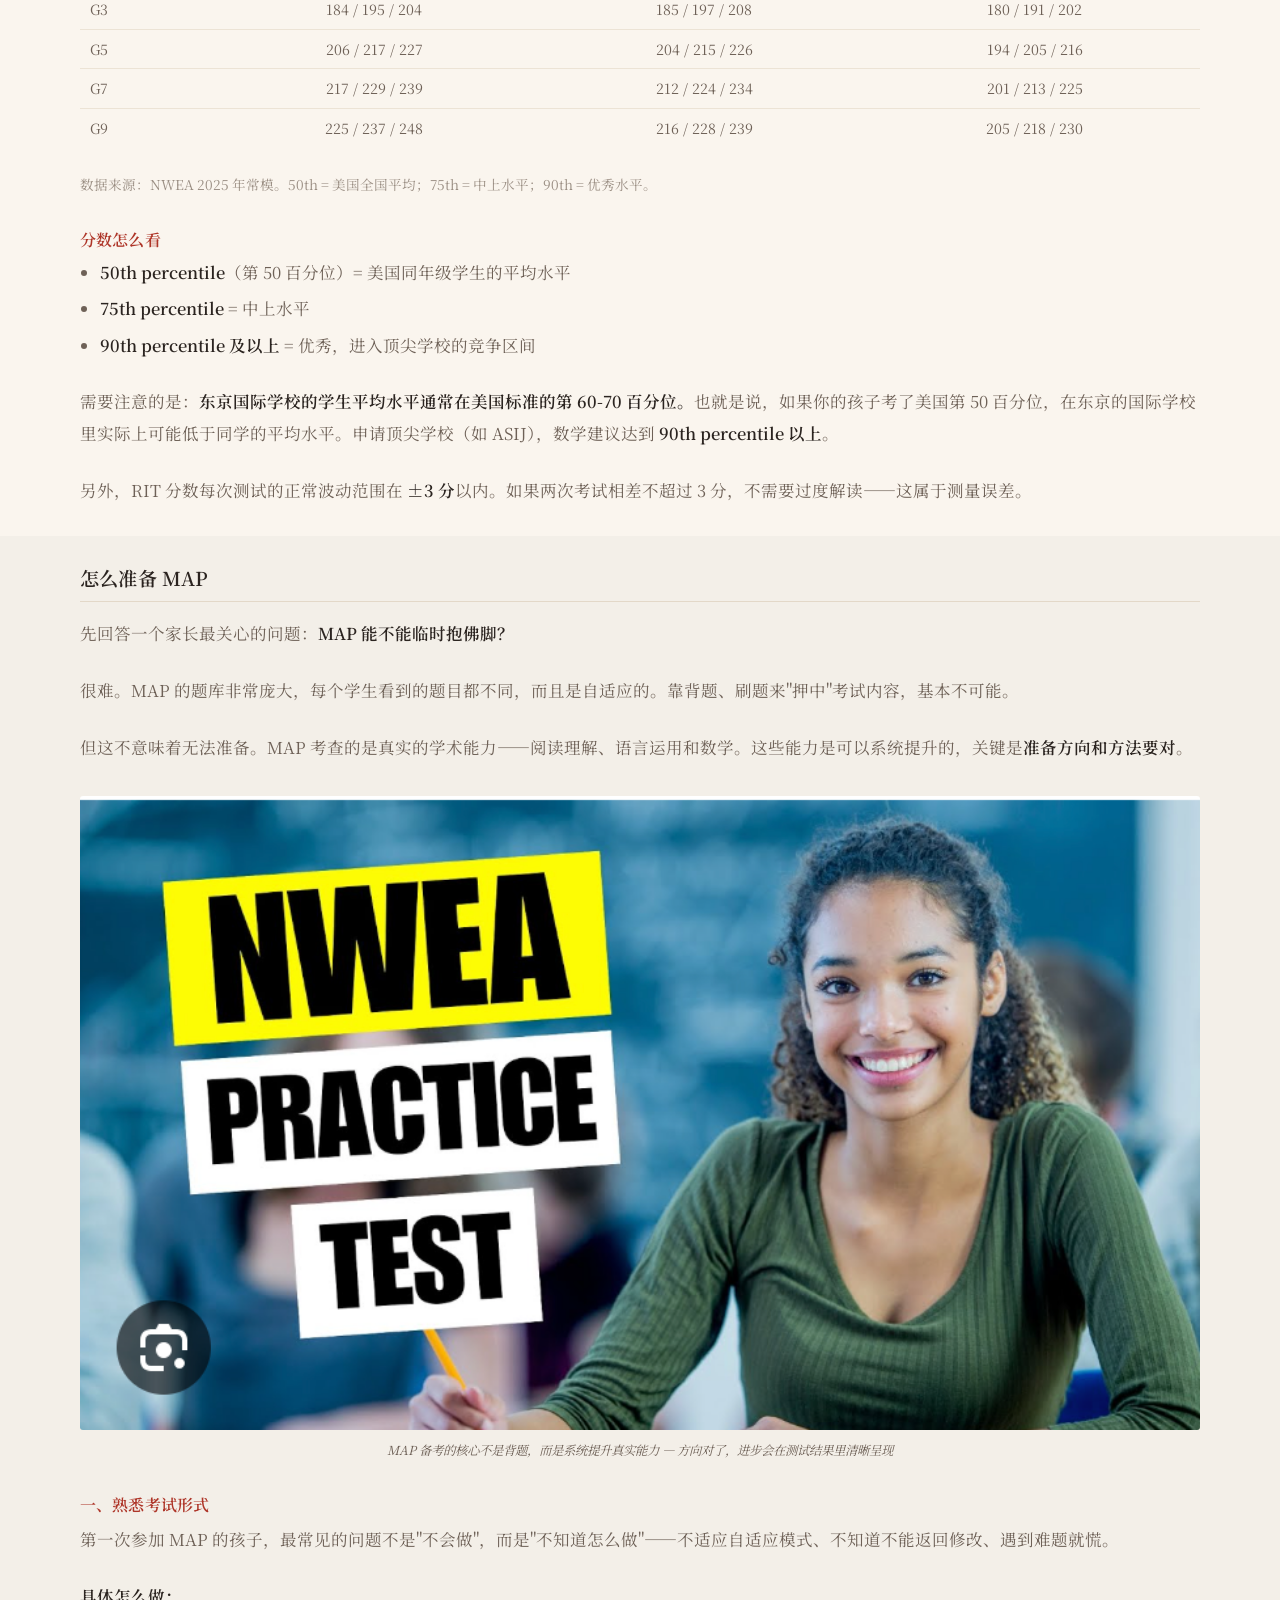
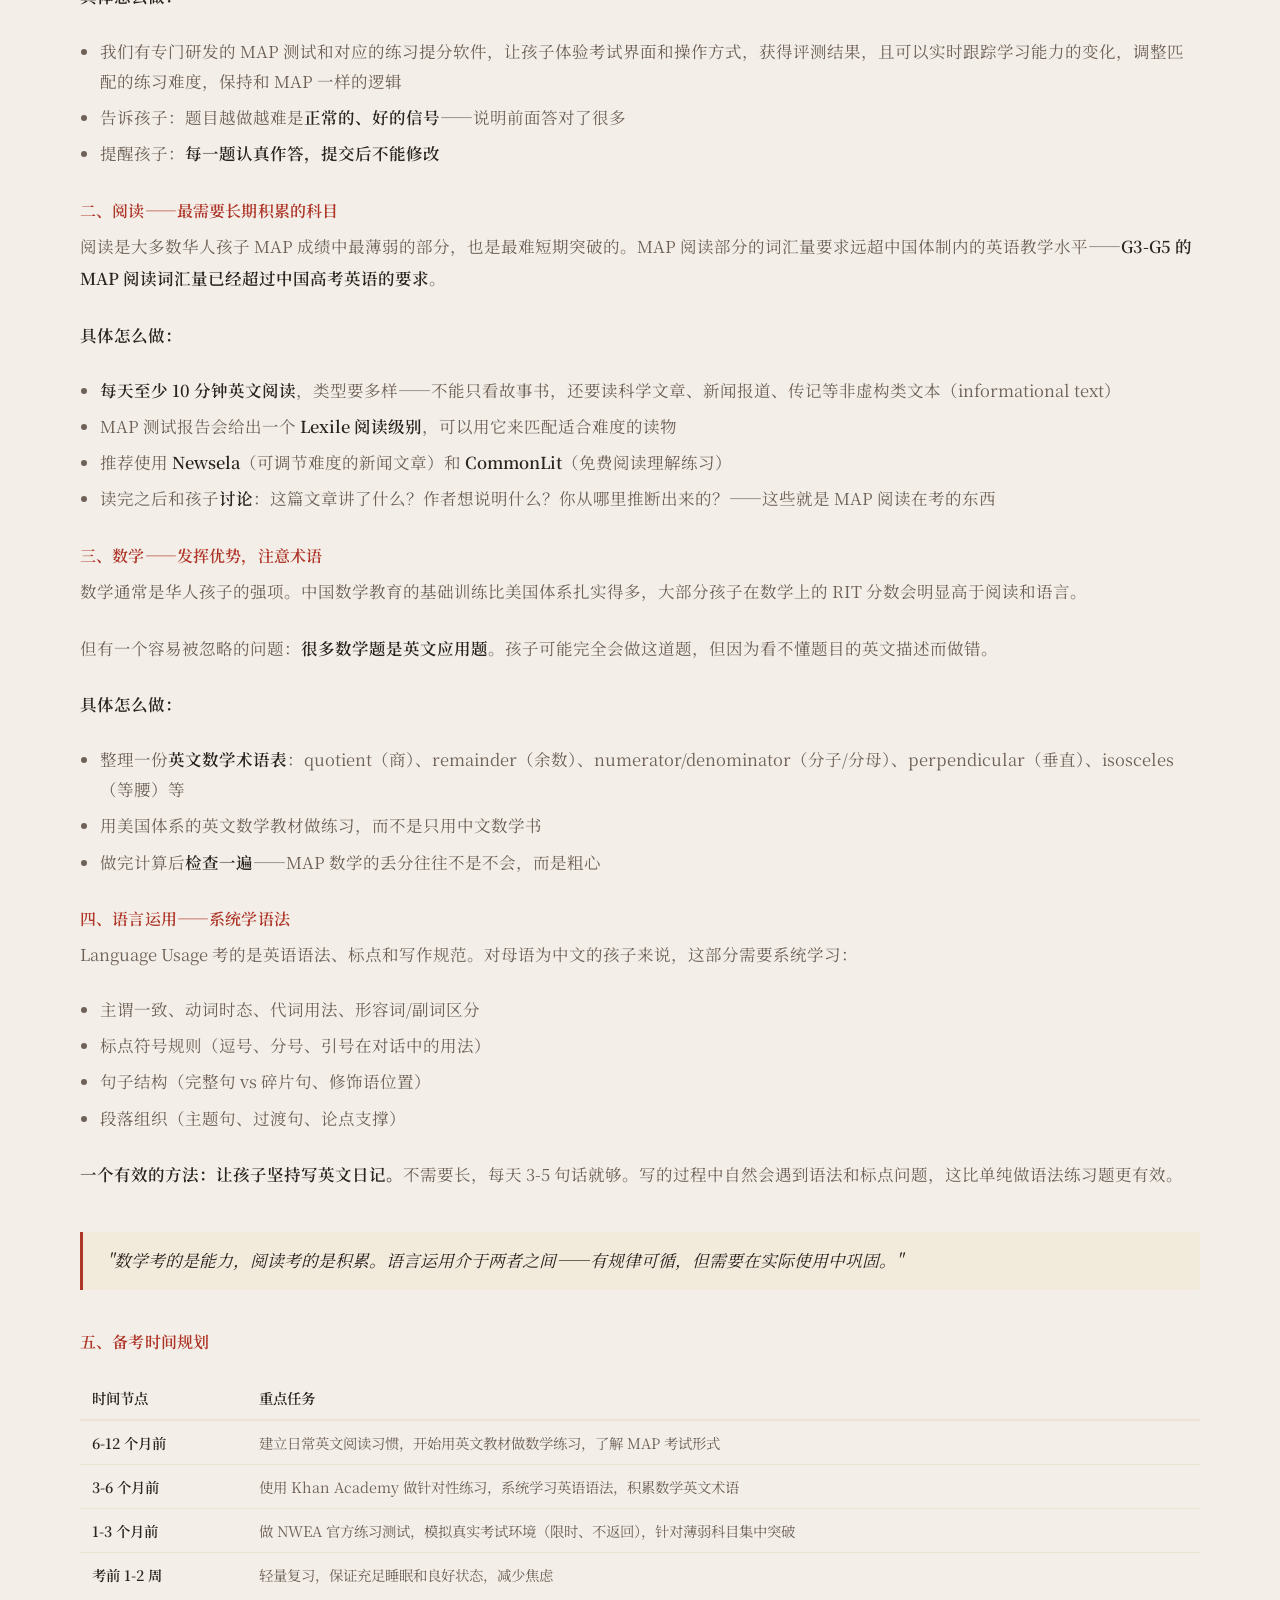
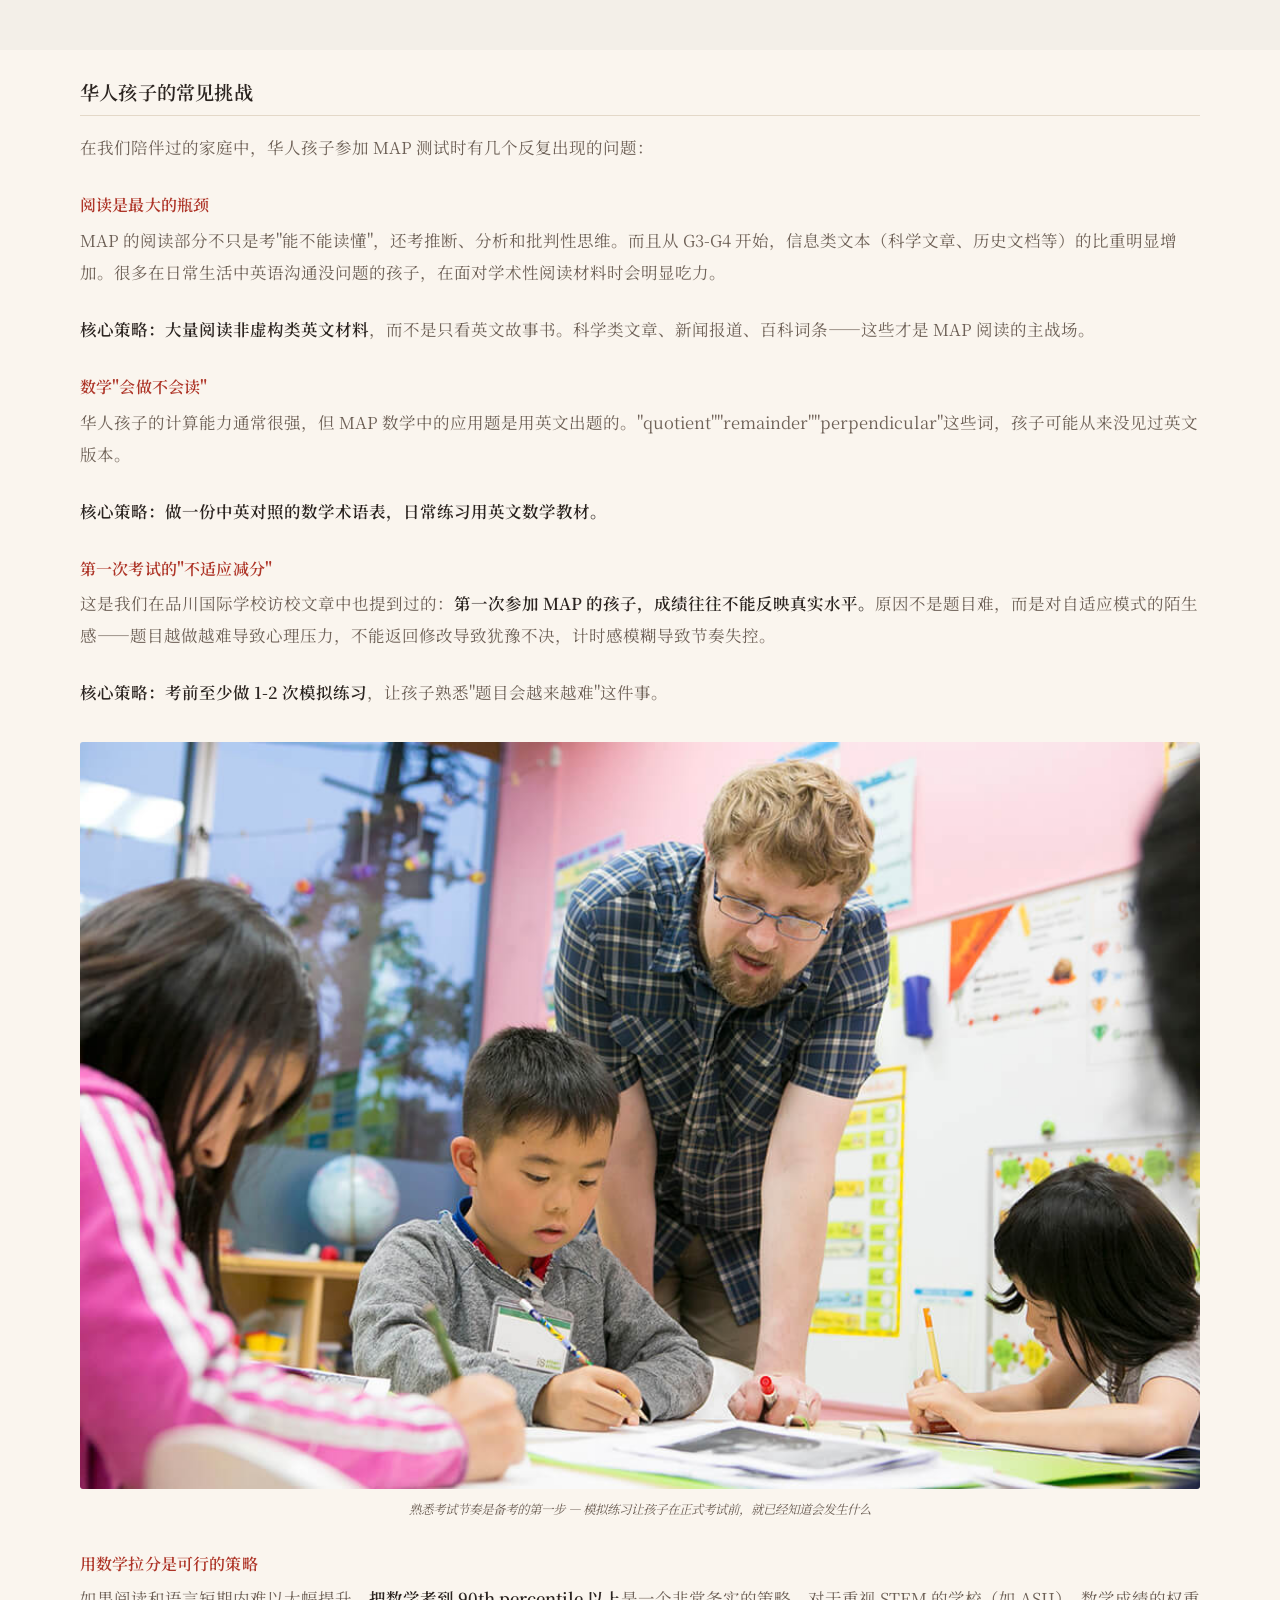
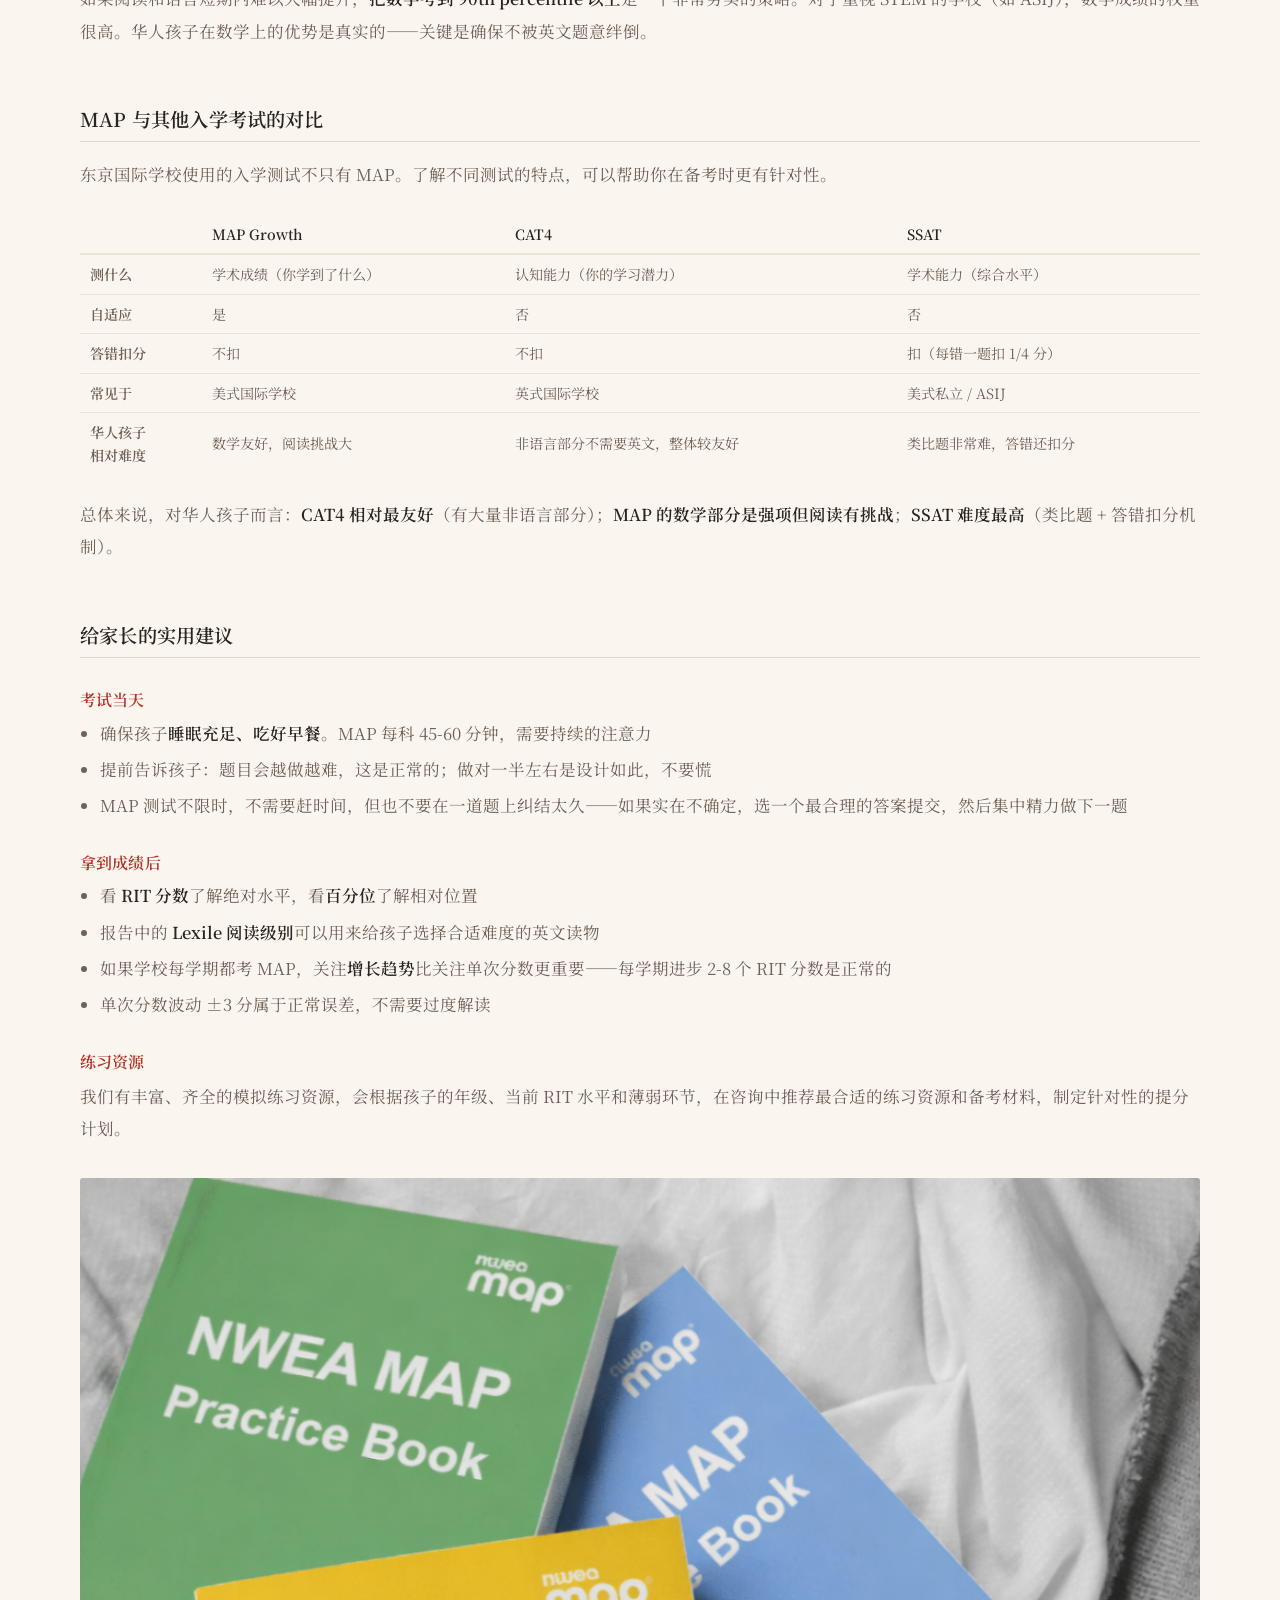
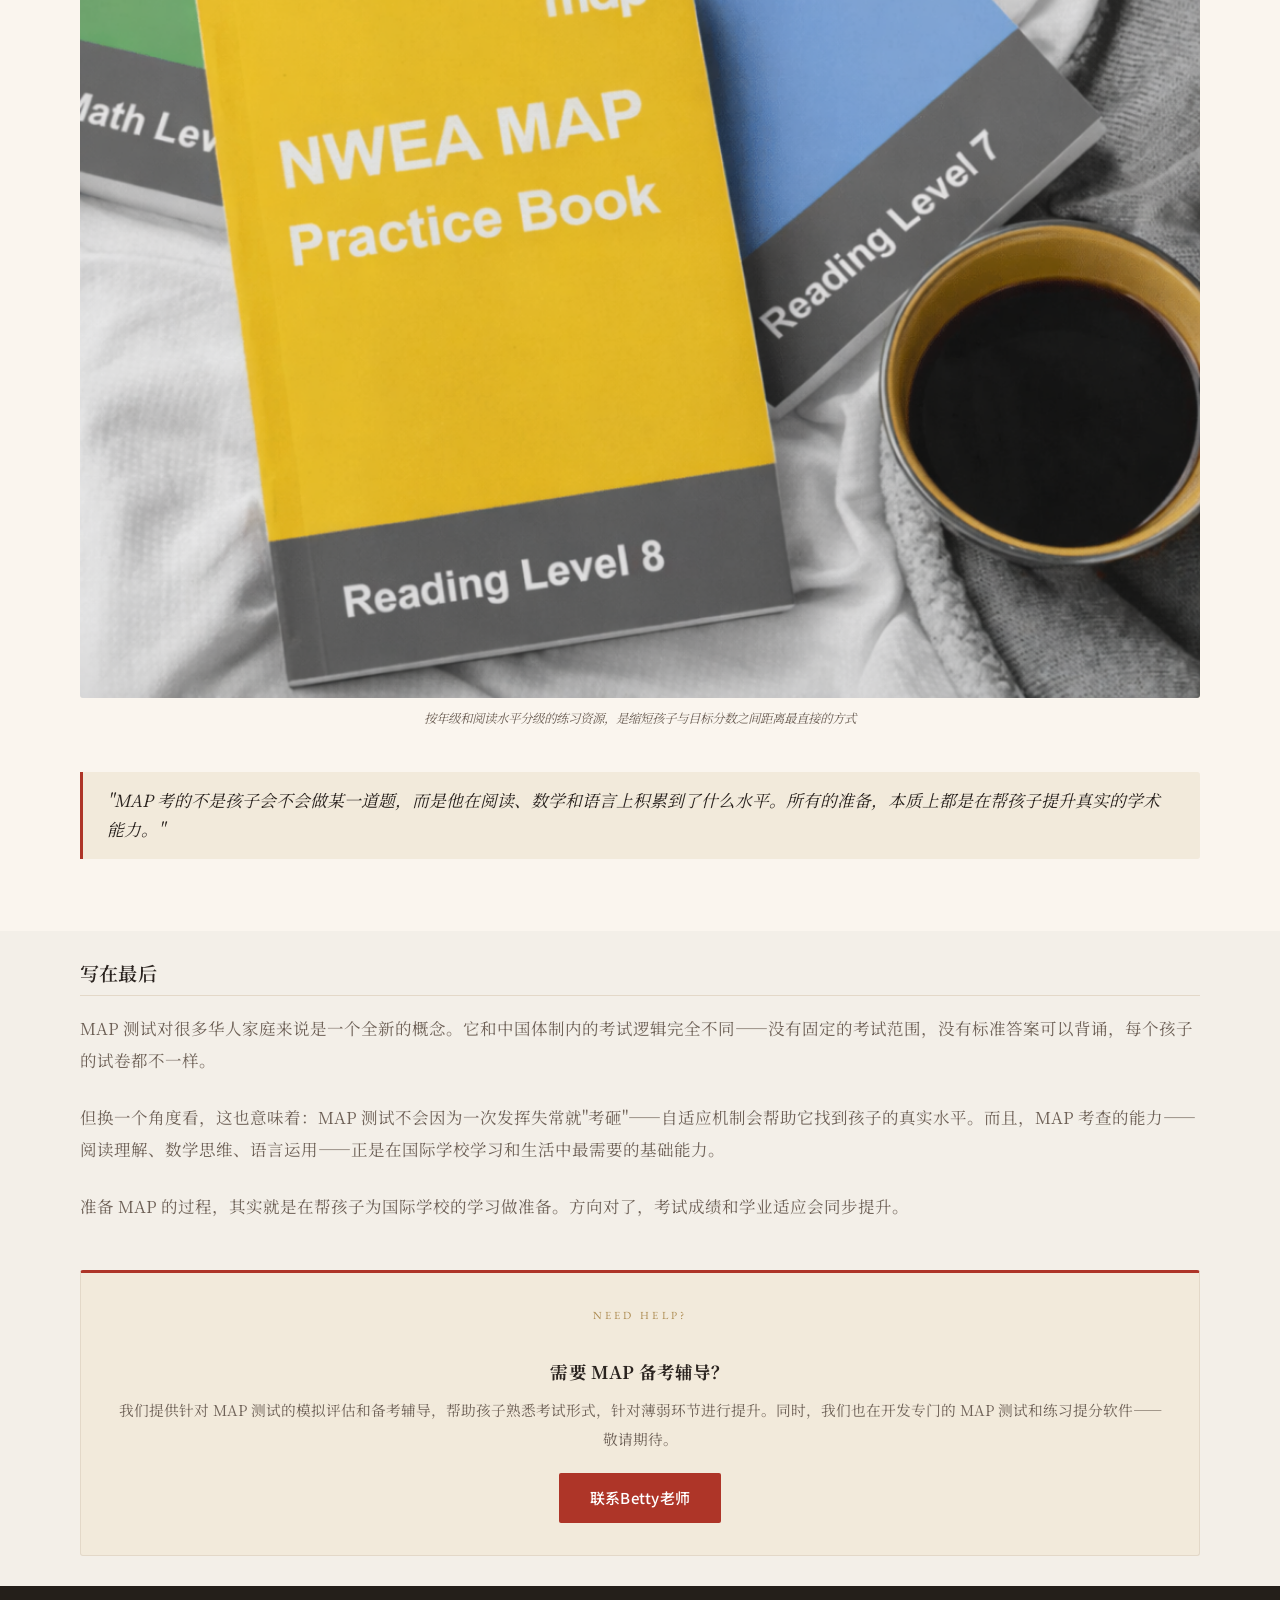
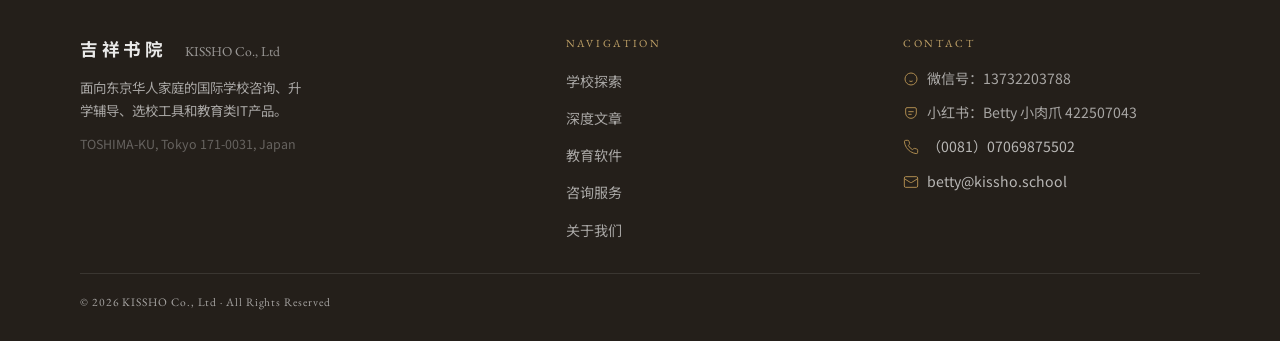
<file: article-map-guide.html>
<!DOCTYPE html>
<html lang="zh-CN">
<head>
  <meta charset="UTF-8" />
  <meta name="viewport" content="width=device-width, initial-scale=1.0" />
  <title>MAP 测试备考指南 | KISSHO 吉祥书院</title>
  <meta name="description" content="MAP Growth 测试是什么？RIT 分数怎么看？华人孩子如何有效备考？一份来自东京国际学校家长的实用备考指南。" />
  <link rel="preconnect" href="https://fonts.googleapis.com">
  <link rel="preconnect" href="https://fonts.gstatic.com" crossorigin>
  <link href="https://fonts.googleapis.com/css2?family=Cormorant+Garamond:ital,wght@0,400;0,500;0,600;1,400&family=EB+Garamond:ital,wght@0,400;0,500;0,600;1,400&family=Noto+Sans+SC:wght@300;400;500;700&family=Noto+Serif+JP:wght@400;600;700&family=Noto+Serif+SC:wght@400;500;600;700&display=swap" rel="stylesheet">
  <link rel="stylesheet" href="style.css?v=floating-message-20260523">
  <link rel="stylesheet" href="redesign.css?v=redesign-20260612">
</head>
<body class="redesign">

  <div class="top-stripe"></div>

  <header class="site-header"></header>

  <main class="article-main">

    <!-- Article Hero -->
    <section class="page-hero">
      <div class="container container--narrow">
        <a class="article-back-link" href="articles.html">
          <svg width="16" height="16" viewBox="0 0 24 24" fill="none" stroke="currentColor" stroke-width="1.8"><path d="M19 12H5M12 5l-7 7 7 7"/></svg>
          返回深度文章
        </a>
        <div class="section-kicker en">MAP Prep</div>
        <h1 class="section-title" style="font-size:clamp(1.5rem,4vw,2.1rem);line-height:1.3;">MAP 测试备考指南</h1>
        <p style="font-size:1.05rem;color:var(--muted);font-style:italic;margin-top:12px;line-height:1.7;">它不是一场可以突击的考试，但绝对是一场可以准备的考试。</p>
        <div class="article-page-meta">
          <span>Betty & Jerry · 吉祥书院</span>
          <span>MAP 备考</span>
          <span>2026 年 3 月</span>
        </div>
      </div>
    </section>

    <!-- Cover Image -->
    <div class="article-cover">
      <img loading="eager" fetchpriority="high" decoding="async" src="图片/4 封面.png" alt="MAP Growth 测试备考指南" style="object-position:center 25%;" />
    </div>

    <!-- Article Body -->
    <section class="section">
      <div class="container container--narrow">
        <div class="article-content">

          <!-- Opening -->
          <p>如果你的孩子正在申请东京的国际学校，或者已经在国际学校就读，你大概率会遇到一个名字——<strong>MAP</strong>。</p>

          <p>MAP 测试是东京很多国际学校用于入学评估和学业追踪的标准化考试。ASIJ、KIST、St. Mary's、品川国际、Saint Maur、横滨国际等学校都在使用它。对于准备入学考试的家庭来说，理解 MAP 是什么、怎么考、怎么准备，是一个绑不开的话题。</p>

          <p>我们自己的孩子参加过 MAP 测试，在陪伴其他家庭备考的过程中也积累了不少经验。这篇文章把我们了解的一切整理出来，希望帮你和孩子更从容地面对这场考试。</p>

          <div class="article-pullquote">
            "MAP 不是一场可以突击的考试，但绝对是一场可以准备的考试。关键在于：准备的方向对不对。"
          </div>

          <!-- What is MAP -->
          <h2>MAP 测试是什么</h2>

          <p><strong>MAP Growth</strong>（Measures of Academic Progress）是由美国非营利教育研究机构 <strong>NWEA</strong> 开发的标准化测试，目前在全球 145 个国家的 9500 多所学校使用，评分基于超过 1.38 亿次测试数据。</p>

          <p>MAP 最大的特点是<strong>自适应（Computer Adaptive Testing）</strong>：每一道题的难度会根据前一题的作答情况实时调整。答对了，下一题更难；答错了，下一题更简单。测试结束时，系统会精确定位孩子的学术水平——设计目标是让每个学生答对约 50% 的题目。</p>

          <p>这意味着：<strong>做到一半的题不会做，是完全正常的。</strong>这不是孩子不行，而是测试在寻找他的能力边界。很多第一次参加 MAP 的家庭不了解这一点，孩子出来后说"好多题不会"，家长就慌了。其实这恰恰说明测试在按预期工作。</p>

          <!-- 图片位置：孩子在电脑前做测试的场景 -->
          <div class="article-img-wrap reveal">
            <img loading="lazy" decoding="async" src="图片/4.1.jpg" alt="MAP 测试场景" style="width:100%;display:block;border-radius:var(--radius);" />
            <p class="article-img-caption">MAP 的目标不是让孩子答对每一题，而是找到真实的能力边界 — 做到一半不会了，恰恰说明测试在按预期工作</p>
          </div>

          <h3>三个考试科目</h3>

          <p>MAP 通常考三个科目，每科约 40-53 道题，每科约 45-60 分钟：</p>

          <p><strong>Reading（阅读）</strong>——考查阅读理解能力，包括文学类文本（故事、诗歌）和信息类文本（科学文章、说明文、传记等）。题目涉及主旨概括、细节推断、作者意图分析、词汇理解等。</p>

          <p><strong>Language Usage（语言运用）</strong>——考查英语语法、拼写、标点、句子结构和写作技巧。包括主谓一致、时态、标点符号使用、段落组织等。</p>

          <p><strong>Mathematics（数学）</strong>——考查数感与运算、代数思维、几何、测量、数据与统计。题目以选择题和填空为主，但注意：<strong>很多数学题是英文应用题</strong>，需要先读懂题意再计算。</p>

          <h3>一个需要特别了解的机制</h3>

          <p>MAP 测试中，<strong>提交了答案就不能返回修改</strong>。这和很多传统考试不同——没有"先做简单的再回头做难的"这个策略。每一道题都需要在当下认真作答。</p>

        </div>
      </div>
    </section>


    <!-- RIT Scores -->
    <section class="section">
      <div class="container container--narrow">
        <div class="article-content">

          <h2>RIT 分数怎么理解</h2>

          <p>MAP 的成绩不是百分制，也不是 A/B/C 等级，而是用 <strong>RIT 分数（Rasch Unit）</strong> 来表示。这是一个连续的能力量表，范围大约在 100-300 之间。</p>

          <p>RIT 分数的核心特点是：<strong>不绑定年级</strong>。如果一个 4 年级的孩子和一个 8 年级的孩子在阅读上都考了 210 分，那么他们的阅读能力处于同一水平。这也意味着，RIT 分数可以非常精确地衡量一个孩子在某一学科上"处于几年级的水平"。</p>

          <h3>各年级 RIT 参考值（美国标准，秋季测试）</h3>

          <div style="overflow-x:auto;margin:24px 0;">
            <table style="width:100%;border-collapse:collapse;font-size:0.88rem;line-height:1.6;">
              <thead>
                <tr style="border-bottom:2px solid var(--border-light);">
                  <th style="text-align:left;padding:8px 10px;font-weight:600;">年级</th>
                  <th style="text-align:center;padding:8px 10px;font-weight:600;">数学<br><span style="font-weight:400;font-size:0.8rem;">50th / 75th / 90th</span></th>
                  <th style="text-align:center;padding:8px 10px;font-weight:600;">阅读<br><span style="font-weight:400;font-size:0.8rem;">50th / 75th / 90th</span></th>
                  <th style="text-align:center;padding:8px 10px;font-weight:600;">语言运用<br><span style="font-weight:400;font-size:0.8rem;">50th / 75th / 90th</span></th>
                </tr>
              </thead>
              <tbody>
                <tr style="border-bottom:1px solid var(--border-light);">
                  <td style="padding:8px 10px;">G2</td>
                  <td style="padding:8px 10px;text-align:center;">173 / 183 / 193</td>
                  <td style="padding:8px 10px;text-align:center;">170 / 182 / 192</td>
                  <td style="padding:8px 10px;text-align:center;">167 / 178 / 188</td>
                </tr>
                <tr style="border-bottom:1px solid var(--border-light);">
                  <td style="padding:8px 10px;">G3</td>
                  <td style="padding:8px 10px;text-align:center;">184 / 195 / 204</td>
                  <td style="padding:8px 10px;text-align:center;">185 / 197 / 208</td>
                  <td style="padding:8px 10px;text-align:center;">180 / 191 / 202</td>
                </tr>
                <tr style="border-bottom:1px solid var(--border-light);">
                  <td style="padding:8px 10px;">G5</td>
                  <td style="padding:8px 10px;text-align:center;">206 / 217 / 227</td>
                  <td style="padding:8px 10px;text-align:center;">204 / 215 / 226</td>
                  <td style="padding:8px 10px;text-align:center;">194 / 205 / 216</td>
                </tr>
                <tr style="border-bottom:1px solid var(--border-light);">
                  <td style="padding:8px 10px;">G7</td>
                  <td style="padding:8px 10px;text-align:center;">217 / 229 / 239</td>
                  <td style="padding:8px 10px;text-align:center;">212 / 224 / 234</td>
                  <td style="padding:8px 10px;text-align:center;">201 / 213 / 225</td>
                </tr>
                <tr>
                  <td style="padding:8px 10px;">G9</td>
                  <td style="padding:8px 10px;text-align:center;">225 / 237 / 248</td>
                  <td style="padding:8px 10px;text-align:center;">216 / 228 / 239</td>
                  <td style="padding:8px 10px;text-align:center;">205 / 218 / 230</td>
                </tr>
              </tbody>
            </table>
          </div>

          <p style="font-size:0.85rem;color:var(--muted);">数据来源：NWEA 2025 年常模。50th = 美国全国平均；75th = 中上水平；90th = 优秀水平。</p>

          <h3>分数怎么看</h3>

          <ul>
            <li><strong>50th percentile</strong>（第 50 百分位）= 美国同年级学生的平均水平</li>
            <li><strong>75th percentile</strong> = 中上水平</li>
            <li><strong>90th percentile 及以上</strong> = 优秀，进入顶尖学校的竞争区间</li>
          </ul>

          <p>需要注意的是：<strong>东京国际学校的学生平均水平通常在美国标准的第 60-70 百分位。</strong>也就是说，如果你的孩子考了美国第 50 百分位，在东京的国际学校里实际上可能低于同学的平均水平。申请顶尖学校（如 ASIJ），数学建议达到 <strong>90th percentile 以上</strong>。</p>

          <p>另外，RIT 分数每次测试的正常波动范围在 <strong>±3 分</strong>以内。如果两次考试相差不超过 3 分，不需要过度解读——这属于测量误差。</p>

        </div>
      </div>
    </section>


    <!-- Preparation -->
    <section class="section section--warm">
      <div class="container container--narrow">
        <div class="article-content">

          <h2>怎么准备 MAP</h2>

          <p>先回答一个家长最关心的问题：<strong>MAP 能不能临时抱佛脚？</strong></p>

          <p>很难。MAP 的题库非常庞大，每个学生看到的题目都不同，而且是自适应的。靠背题、刷题来"押中"考试内容，基本不可能。</p>

          <p>但这不意味着无法准备。MAP 考查的是真实的学术能力——阅读理解、语言运用和数学。这些能力是可以系统提升的，关键是<strong>准备方向和方法要对</strong>。</p>

          <!-- 图片位置：孩子在学习/阅读的场景 -->
          <div class="article-img-wrap reveal">
            <img loading="lazy" decoding="async" src="图片/4.2.png" alt="NWEA MAP 备考练习" style="width:100%;display:block;border-radius:var(--radius);" />
            <p class="article-img-caption">MAP 备考的核心不是背题，而是系统提升真实能力 — 方向对了，进步会在测试结果里清晰呈现</p>
          </div>

          <h3>一、熟悉考试形式</h3>

          <p>第一次参加 MAP 的孩子，最常见的问题不是"不会做"，而是"不知道怎么做"——不适应自适应模式、不知道不能返回修改、遇到难题就慌。</p>

          <p><strong>具体怎么做：</strong></p>
          <ul>
            <li>我们有专门研发的 MAP 测试和对应的练习提分软件，让孩子体验考试界面和操作方式，获得评测结果，且可以实时跟踪学习能力的变化，调整匹配的练习难度，保持和 MAP 一样的逻辑</li>
            <li>告诉孩子：题目越做越难是<strong>正常的、好的信号</strong>——说明前面答对了很多</li>
            <li>提醒孩子：<strong>每一题认真作答，提交后不能修改</strong></li>
          </ul>

          <h3>二、阅读——最需要长期积累的科目</h3>

          <p>阅读是大多数华人孩子 MAP 成绩中最薄弱的部分，也是最难短期突破的。MAP 阅读部分的词汇量要求远超中国体制内的英语教学水平——<strong>G3-G5 的 MAP 阅读词汇量已经超过中国高考英语的要求</strong>。</p>

          <p><strong>具体怎么做：</strong></p>
          <ul>
            <li><strong>每天至少 10 分钟英文阅读</strong>，类型要多样——不能只看故事书，还要读科学文章、新闻报道、传记等非虚构类文本（informational text）</li>
            <li>MAP 测试报告会给出一个 <strong>Lexile 阅读级别</strong>，可以用它来匹配适合难度的读物</li>
            <li>推荐使用 <strong>Newsela</strong>（可调节难度的新闻文章）和 <strong>CommonLit</strong>（免费阅读理解练习）</li>
            <li>读完之后和孩子<strong>讨论</strong>：这篇文章讲了什么？作者想说明什么？你从哪里推断出来的？——这些就是 MAP 阅读在考的东西</li>
          </ul>

          <h3>三、数学——发挥优势，注意术语</h3>

          <p>数学通常是华人孩子的强项。中国数学教育的基础训练比美国体系扎实得多，大部分孩子在数学上的 RIT 分数会明显高于阅读和语言。</p>

          <p>但有一个容易被忽略的问题：<strong>很多数学题是英文应用题</strong>。孩子可能完全会做这道题，但因为看不懂题目的英文描述而做错。</p>

          <p><strong>具体怎么做：</strong></p>
          <ul>
            <li>整理一份<strong>英文数学术语表</strong>：quotient（商）、remainder（余数）、numerator/denominator（分子/分母）、perpendicular（垂直）、isosceles（等腰）等</li>
            <li>用美国体系的英文数学教材做练习，而不是只用中文数学书</li>
            <li>做完计算后<strong>检查一遍</strong>——MAP 数学的丢分往往不是不会，而是粗心</li>
          </ul>

          <h3>四、语言运用——系统学语法</h3>

          <p>Language Usage 考的是英语语法、标点和写作规范。对母语为中文的孩子来说，这部分需要系统学习：</p>

          <ul>
            <li>主谓一致、动词时态、代词用法、形容词/副词区分</li>
            <li>标点符号规则（逗号、分号、引号在对话中的用法）</li>
            <li>句子结构（完整句 vs 碎片句、修饰语位置）</li>
            <li>段落组织（主题句、过渡句、论点支撑）</li>
          </ul>

          <p><strong>一个有效的方法：让孩子坚持写英文日记。</strong>不需要长，每天 3-5 句话就够。写的过程中自然会遇到语法和标点问题，这比单纯做语法练习题更有效。</p>

          <div class="article-pullquote">
            "数学考的是能力，阅读考的是积累。语言运用介于两者之间——有规律可循，但需要在实际使用中巩固。"
          </div>

          <h3>五、备考时间规划</h3>

          <div style="overflow-x:auto;margin:24px 0;">
            <table style="width:100%;border-collapse:collapse;font-size:0.9rem;line-height:1.6;">
              <thead>
                <tr style="border-bottom:2px solid var(--border-light);">
                  <th style="text-align:left;padding:10px 12px;font-weight:600;">时间节点</th>
                  <th style="text-align:left;padding:10px 12px;font-weight:600;">重点任务</th>
                </tr>
              </thead>
              <tbody>
                <tr style="border-bottom:1px solid var(--border-light);">
                  <td style="padding:10px 12px;"><strong>6-12 个月前</strong></td>
                  <td style="padding:10px 12px;">建立日常英文阅读习惯，开始用英文教材做数学练习，了解 MAP 考试形式</td>
                </tr>
                <tr style="border-bottom:1px solid var(--border-light);">
                  <td style="padding:10px 12px;"><strong>3-6 个月前</strong></td>
                  <td style="padding:10px 12px;">使用 Khan Academy 做针对性练习，系统学习英语语法，积累数学英文术语</td>
                </tr>
                <tr style="border-bottom:1px solid var(--border-light);">
                  <td style="padding:10px 12px;"><strong>1-3 个月前</strong></td>
                  <td style="padding:10px 12px;">做 NWEA 官方练习测试，模拟真实考试环境（限时、不返回），针对薄弱科目集中突破</td>
                </tr>
                <tr>
                  <td style="padding:10px 12px;"><strong>考前 1-2 周</strong></td>
                  <td style="padding:10px 12px;">轻量复习，保证充足睡眠和良好状态，减少焦虑</td>
                </tr>
              </tbody>
            </table>
          </div>

        </div>
      </div>
    </section>


    <!-- Chinese Family Challenges -->
    <section class="section">
      <div class="container container--narrow">
        <div class="article-content">

          <h2>华人孩子的常见挑战</h2>

          <p>在我们陪伴过的家庭中，华人孩子参加 MAP 测试时有几个反复出现的问题：</p>

          <h3>阅读是最大的瓶颈</h3>

          <p>MAP 的阅读部分不只是考"能不能读懂"，还考推断、分析和批判性思维。而且从 G3-G4 开始，信息类文本（科学文章、历史文档等）的比重明显增加。很多在日常生活中英语沟通没问题的孩子，在面对学术性阅读材料时会明显吃力。</p>

          <p><strong>核心策略：大量阅读非虚构类英文材料</strong>，而不是只看英文故事书。科学类文章、新闻报道、百科词条——这些才是 MAP 阅读的主战场。</p>

          <h3>数学"会做不会读"</h3>

          <p>华人孩子的计算能力通常很强，但 MAP 数学中的应用题是用英文出题的。"quotient""remainder""perpendicular"这些词，孩子可能从来没见过英文版本。</p>

          <p><strong>核心策略：做一份中英对照的数学术语表，日常练习用英文数学教材。</strong></p>

          <h3>第一次考试的"不适应减分"</h3>

          <p>这是我们在品川国际学校访校文章中也提到过的：<strong>第一次参加 MAP 的孩子，成绩往往不能反映真实水平。</strong>原因不是题目难，而是对自适应模式的陌生感——题目越做越难导致心理压力，不能返回修改导致犹豫不决，计时感模糊导致节奏失控。</p>

          <p><strong>核心策略：考前至少做 1-2 次模拟练习</strong>，让孩子熟悉"题目会越来越难"这件事。</p>

          <!-- 图片位置：孩子自信学习或考试后的场景 -->
          <div class="article-img-wrap reveal">
            <img loading="lazy" decoding="async" src="图片/4.3.jpg" alt="备考指导场景" style="width:100%;display:block;border-radius:var(--radius);" />
            <p class="article-img-caption">熟悉考试节奏是备考的第一步 — 模拟练习让孩子在正式考试前，就已经知道会发生什么</p>
          </div>

          <h3>用数学拉分是可行的策略</h3>

          <p>如果阅读和语言短期内难以大幅提升，<strong>把数学考到 90th percentile 以上</strong>是一个非常务实的策略。对于重视 STEM 的学校（如 ASIJ），数学成绩的权重很高。华人孩子在数学上的优势是真实的——关键是确保不被英文题意绊倒。</p>

        </div>
      </div>
    </section>


    <!-- MAP vs Others -->
    <section class="section">
      <div class="container container--narrow">
        <div class="article-content">

          <h2>MAP 与其他入学考试的对比</h2>

          <p>东京国际学校使用的入学测试不只有 MAP。了解不同测试的特点，可以帮助你在备考时更有针对性。</p>

          <div style="overflow-x:auto;margin:24px 0;">
            <table style="width:100%;border-collapse:collapse;font-size:0.88rem;line-height:1.6;">
              <thead>
                <tr style="border-bottom:2px solid var(--border-light);">
                  <th style="text-align:left;padding:8px 10px;font-weight:600;"></th>
                  <th style="text-align:left;padding:8px 10px;font-weight:600;">MAP Growth</th>
                  <th style="text-align:left;padding:8px 10px;font-weight:600;">CAT4</th>
                  <th style="text-align:left;padding:8px 10px;font-weight:600;">SSAT</th>
                </tr>
              </thead>
              <tbody>
                <tr style="border-bottom:1px solid var(--border-light);">
                  <td style="padding:8px 10px;font-weight:600;">测什么</td>
                  <td style="padding:8px 10px;">学术成绩（你学到了什么）</td>
                  <td style="padding:8px 10px;">认知能力（你的学习潜力）</td>
                  <td style="padding:8px 10px;">学术能力（综合水平）</td>
                </tr>
                <tr style="border-bottom:1px solid var(--border-light);">
                  <td style="padding:8px 10px;font-weight:600;">自适应</td>
                  <td style="padding:8px 10px;">是</td>
                  <td style="padding:8px 10px;">否</td>
                  <td style="padding:8px 10px;">否</td>
                </tr>
                <tr style="border-bottom:1px solid var(--border-light);">
                  <td style="padding:8px 10px;font-weight:600;">答错扣分</td>
                  <td style="padding:8px 10px;">不扣</td>
                  <td style="padding:8px 10px;">不扣</td>
                  <td style="padding:8px 10px;">扣（每错一题扣 1/4 分）</td>
                </tr>
                <tr style="border-bottom:1px solid var(--border-light);">
                  <td style="padding:8px 10px;font-weight:600;">常见于</td>
                  <td style="padding:8px 10px;">美式国际学校</td>
                  <td style="padding:8px 10px;">英式国际学校</td>
                  <td style="padding:8px 10px;">美式私立 / ASIJ</td>
                </tr>
                <tr>
                  <td style="padding:8px 10px;font-weight:600;">华人孩子<br>相对难度</td>
                  <td style="padding:8px 10px;">数学友好，阅读挑战大</td>
                  <td style="padding:8px 10px;">非语言部分不需要英文，整体较友好</td>
                  <td style="padding:8px 10px;">类比题非常难，答错还扣分</td>
                </tr>
              </tbody>
            </table>
          </div>

          <p>总体来说，对华人孩子而言：<strong>CAT4 相对最友好</strong>（有大量非语言部分）；<strong>MAP 的数学部分是强项但阅读有挑战</strong>；<strong>SSAT 难度最高</strong>（类比题 + 答错扣分机制）。</p>

        </div>
      </div>
    </section>


    <!-- Practical Tips -->
    <section class="section">
      <div class="container container--narrow">
        <div class="article-content">

          <h2>给家长的实用建议</h2>

          <h3>考试当天</h3>
          <ul>
            <li>确保孩子<strong>睡眠充足、吃好早餐</strong>。MAP 每科 45-60 分钟，需要持续的注意力</li>
            <li>提前告诉孩子：题目会越做越难，这是正常的；做对一半左右是设计如此，不要慌</li>
            <li>MAP 测试不限时，不需要赶时间，但也不要在一道题上纠结太久——如果实在不确定，选一个最合理的答案提交，然后集中精力做下一题</li>
          </ul>

          <h3>拿到成绩后</h3>
          <ul>
            <li>看 <strong>RIT 分数</strong>了解绝对水平，看<strong>百分位</strong>了解相对位置</li>
            <li>报告中的 <strong>Lexile 阅读级别</strong>可以用来给孩子选择合适难度的英文读物</li>
            <li>如果学校每学期都考 MAP，关注<strong>增长趋势</strong>比关注单次分数更重要——每学期进步 2-8 个 RIT 分数是正常的</li>
            <li>单次分数波动 ±3 分属于正常误差，不需要过度解读</li>
          </ul>

          <h3>练习资源</h3>

          <p>我们有丰富、齐全的模拟练习资源，会根据孩子的年级、当前 RIT 水平和薄弱环节，在咨询中推荐最合适的练习资源和备考材料，制定针对性的提分计划。</p>

          <!-- 图片位置：温暖积极的学习/亲子场景 -->
          <div class="article-img-wrap reveal">
            <img loading="lazy" decoding="async" src="图片/4.4.png" alt="NWEA MAP 练习资源" style="width:100%;display:block;border-radius:var(--radius);" />
            <p class="article-img-caption">按年级和阅读水平分级的练习资源，是缩短孩子与目标分数之间距离最直接的方式</p>
          </div>

          <div class="article-pullquote">
            "MAP 考的不是孩子会不会做某一道题，而是他在阅读、数学和语言上积累到了什么水平。所有的准备，本质上都是在帮孩子提升真实的学术能力。"
          </div>

        </div>
      </div>
    </section>

    <!-- Closing & CTA -->
    <section class="section section--warm">
      <div class="container container--narrow">
        <div class="article-content">

          <h2>写在最后</h2>

          <p>MAP 测试对很多华人家庭来说是一个全新的概念。它和中国体制内的考试逻辑完全不同——没有固定的考试范围，没有标准答案可以背诵，每个孩子的试卷都不一样。</p>

          <p>但换一个角度看，这也意味着：MAP 测试不会因为一次发挥失常就"考砸"——自适应机制会帮助它找到孩子的真实水平。而且，MAP 考查的能力——阅读理解、数学思维、语言运用——正是在国际学校学习和生活中最需要的基础能力。</p>

          <p>准备 MAP 的过程，其实就是在帮孩子为国际学校的学习做准备。方向对了，考试成绩和学业适应会同步提升。</p>

          <!-- CTA -->
          <div class="article-cta-box reveal">
            <div class="section-kicker en" style="margin-bottom:12px;">Need Help?</div>
            <h3 style="font-size:1.1rem;font-weight:700;margin-bottom:12px;">需要 MAP 备考辅导？</h3>
            <p style="font-size:0.92rem;">我们提供针对 MAP 测试的模拟评估和备考辅导，帮助孩子熟悉考试形式，针对薄弱环节进行提升。同时，我们也在开发专门的 MAP 测试和练习提分软件——敬请期待。</p>
            <a class="btn btn-primary" href="contact.html">联系Betty老师</a>
          </div>

        </div>
      </div>
    </section>

  </main>

  <footer class="site-footer"></footer>

  <script src="page-content.js"></script>
  <script src="script.js?v=floating-message-20260523"></script>
</body>
</html>
</file>
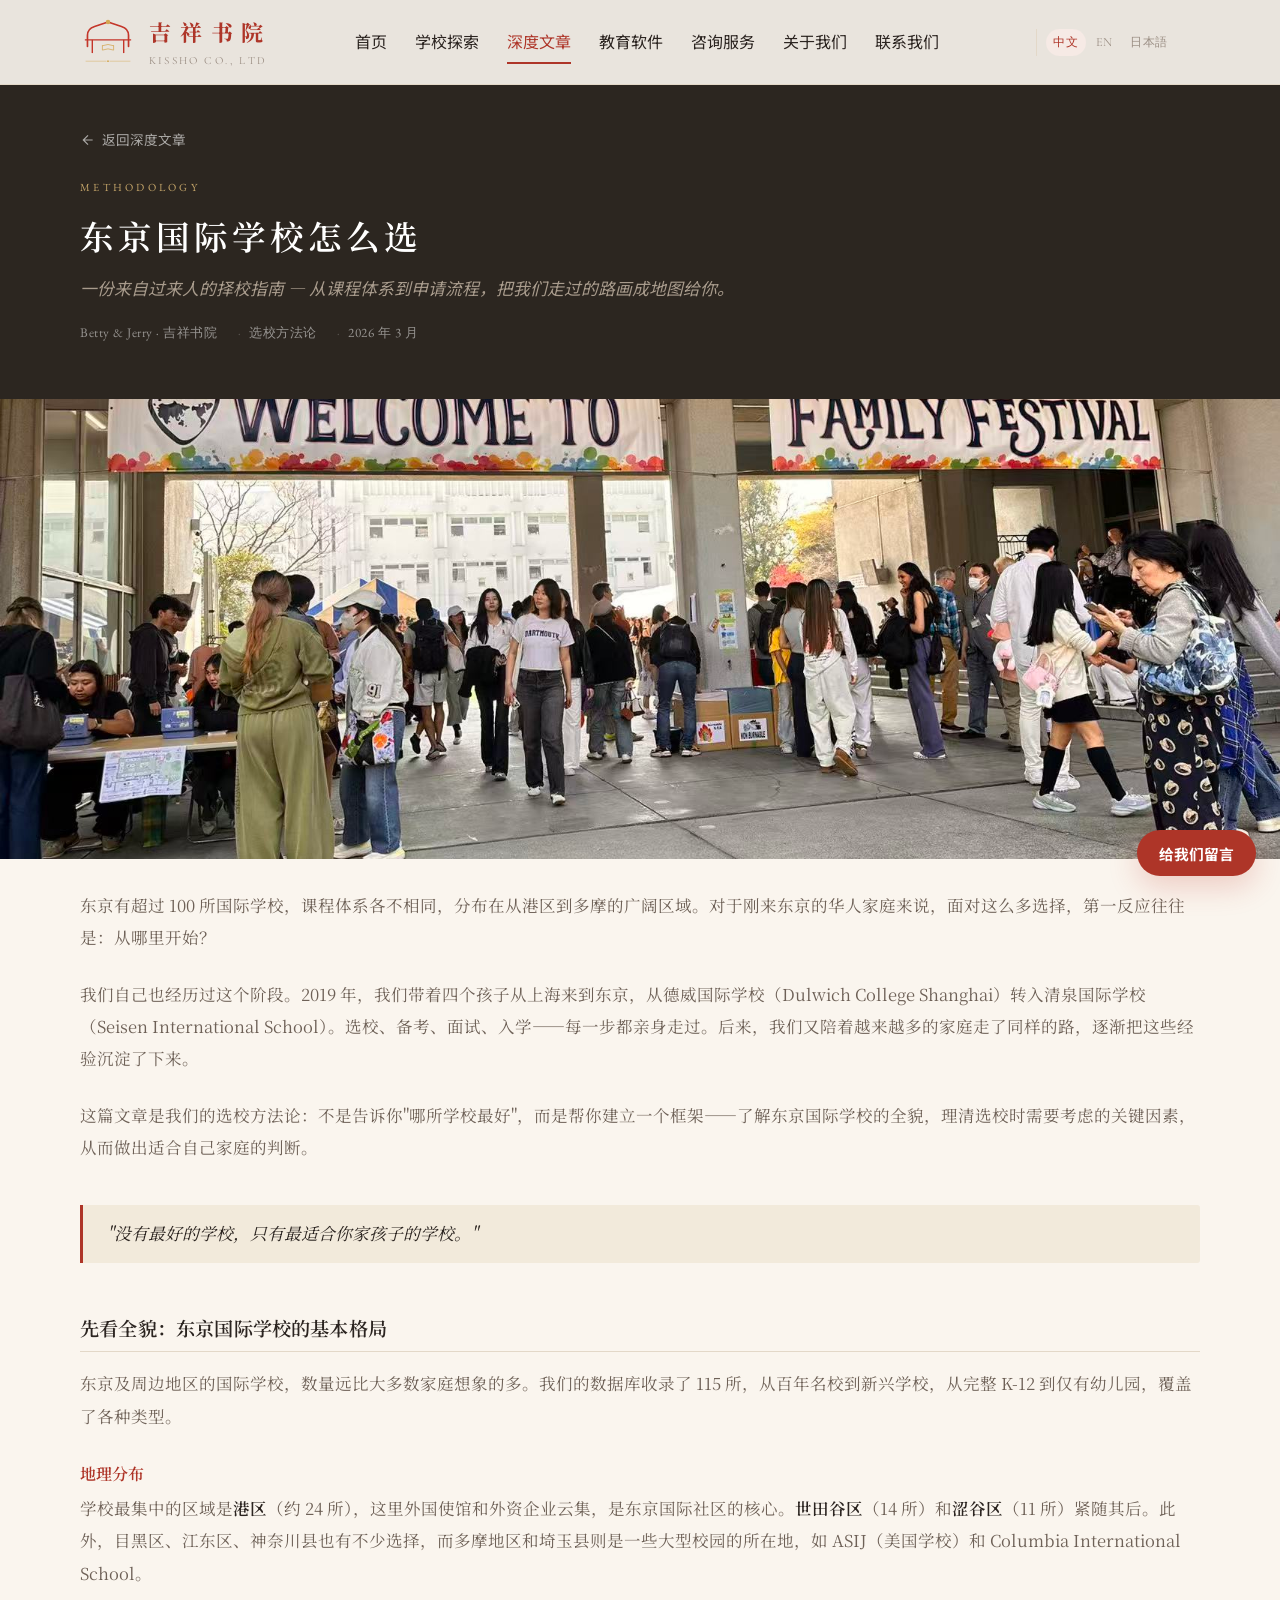
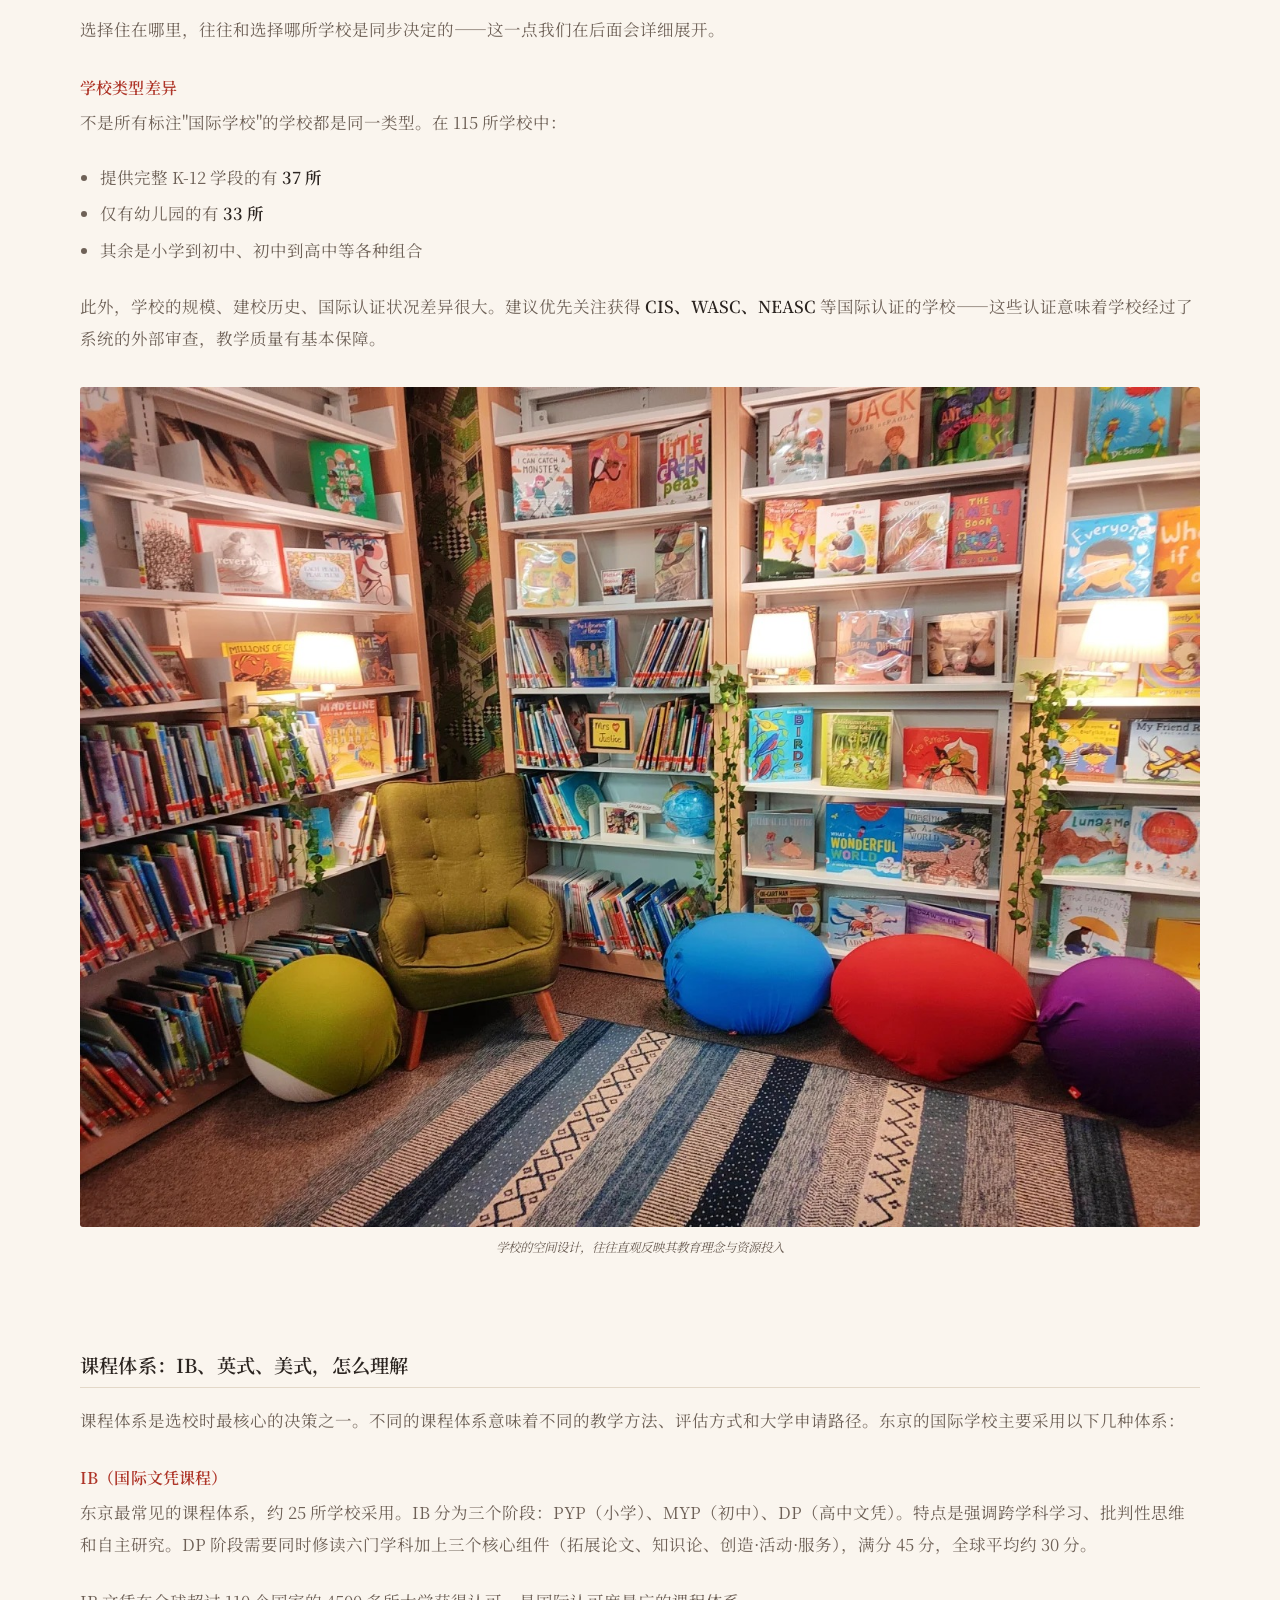
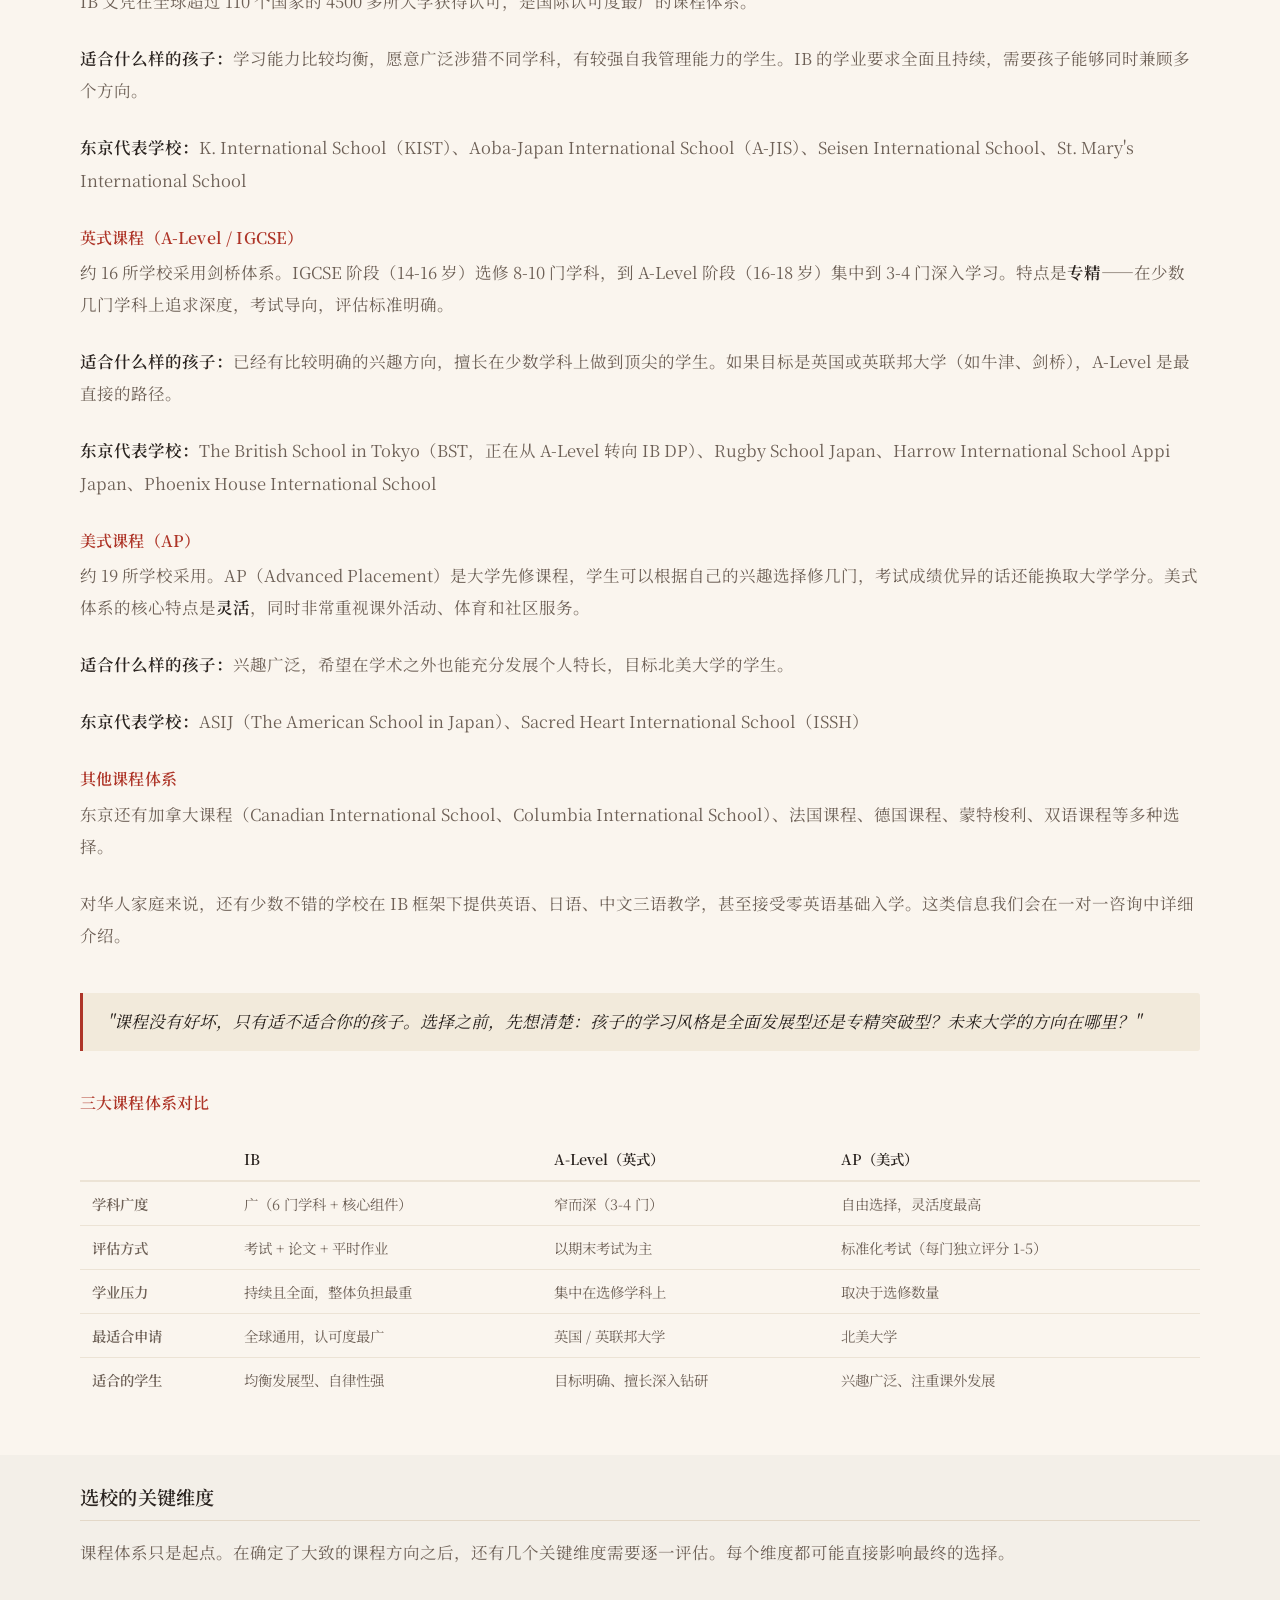
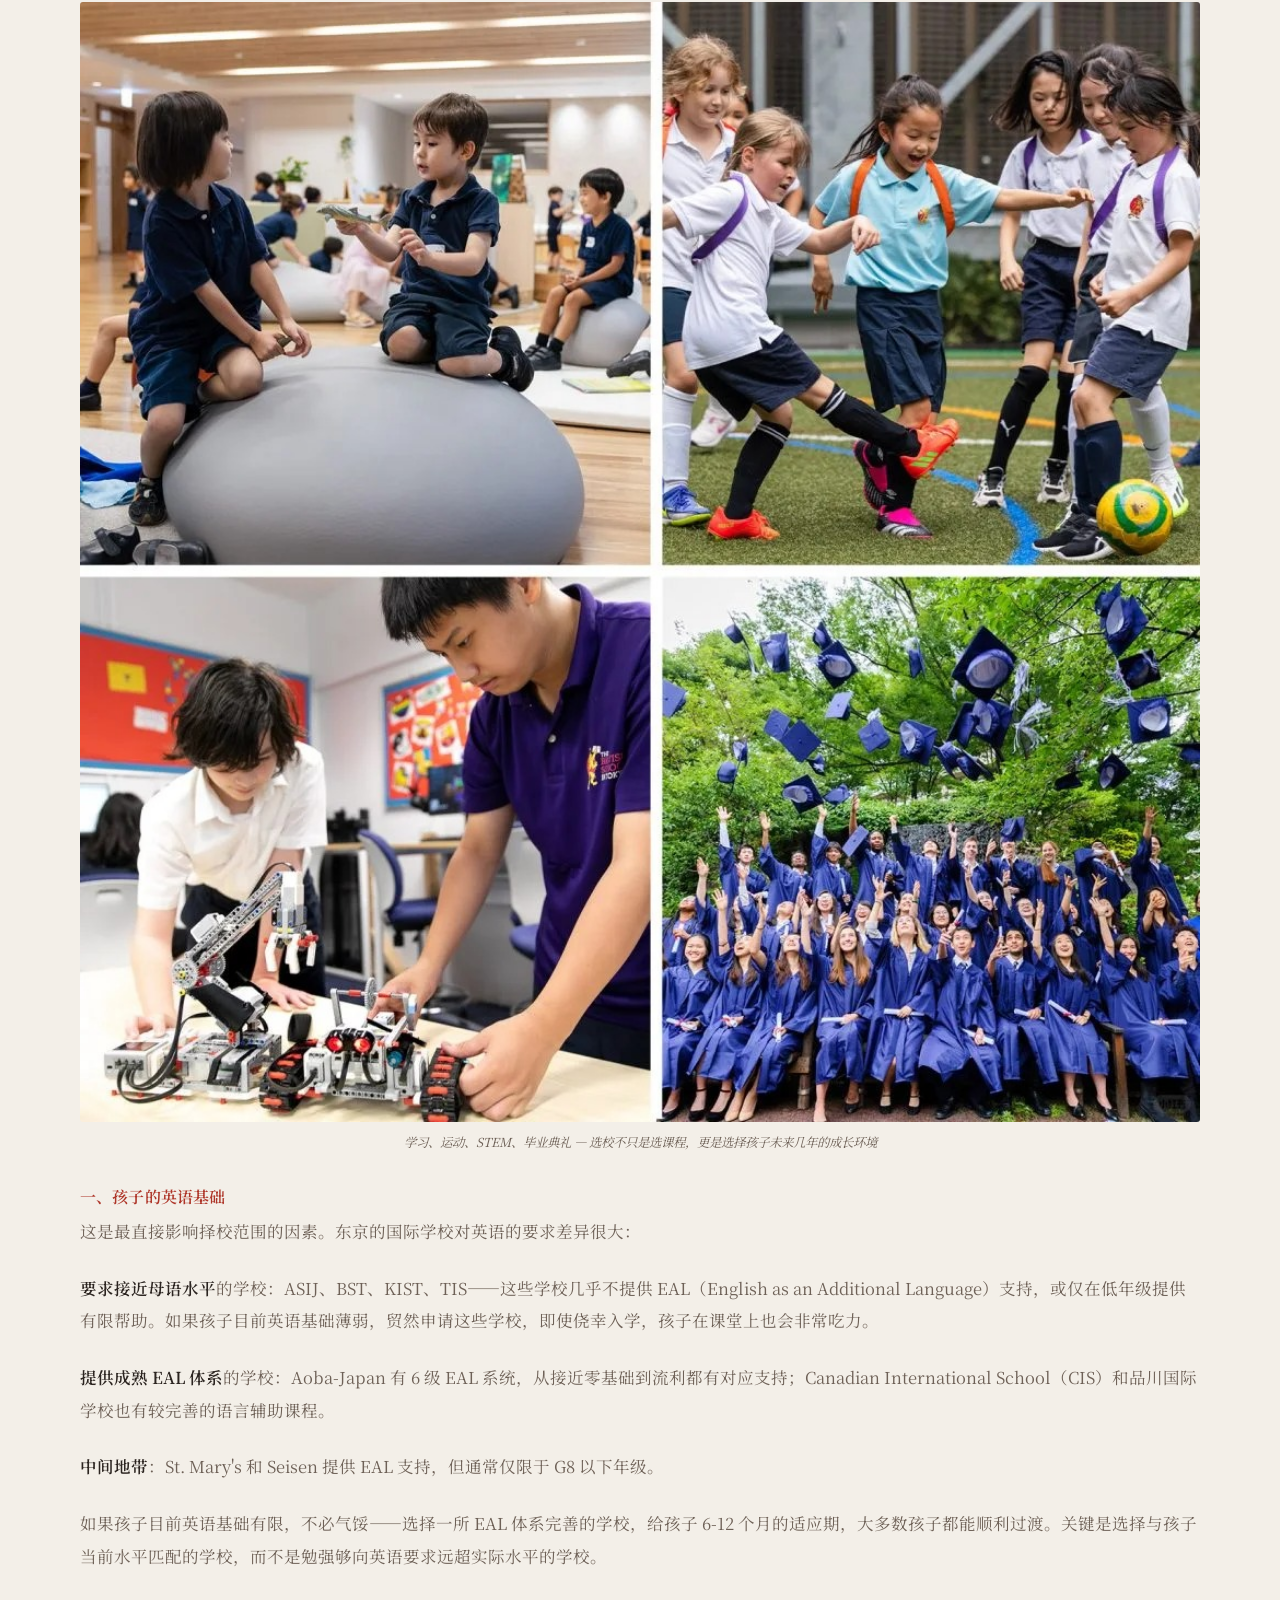
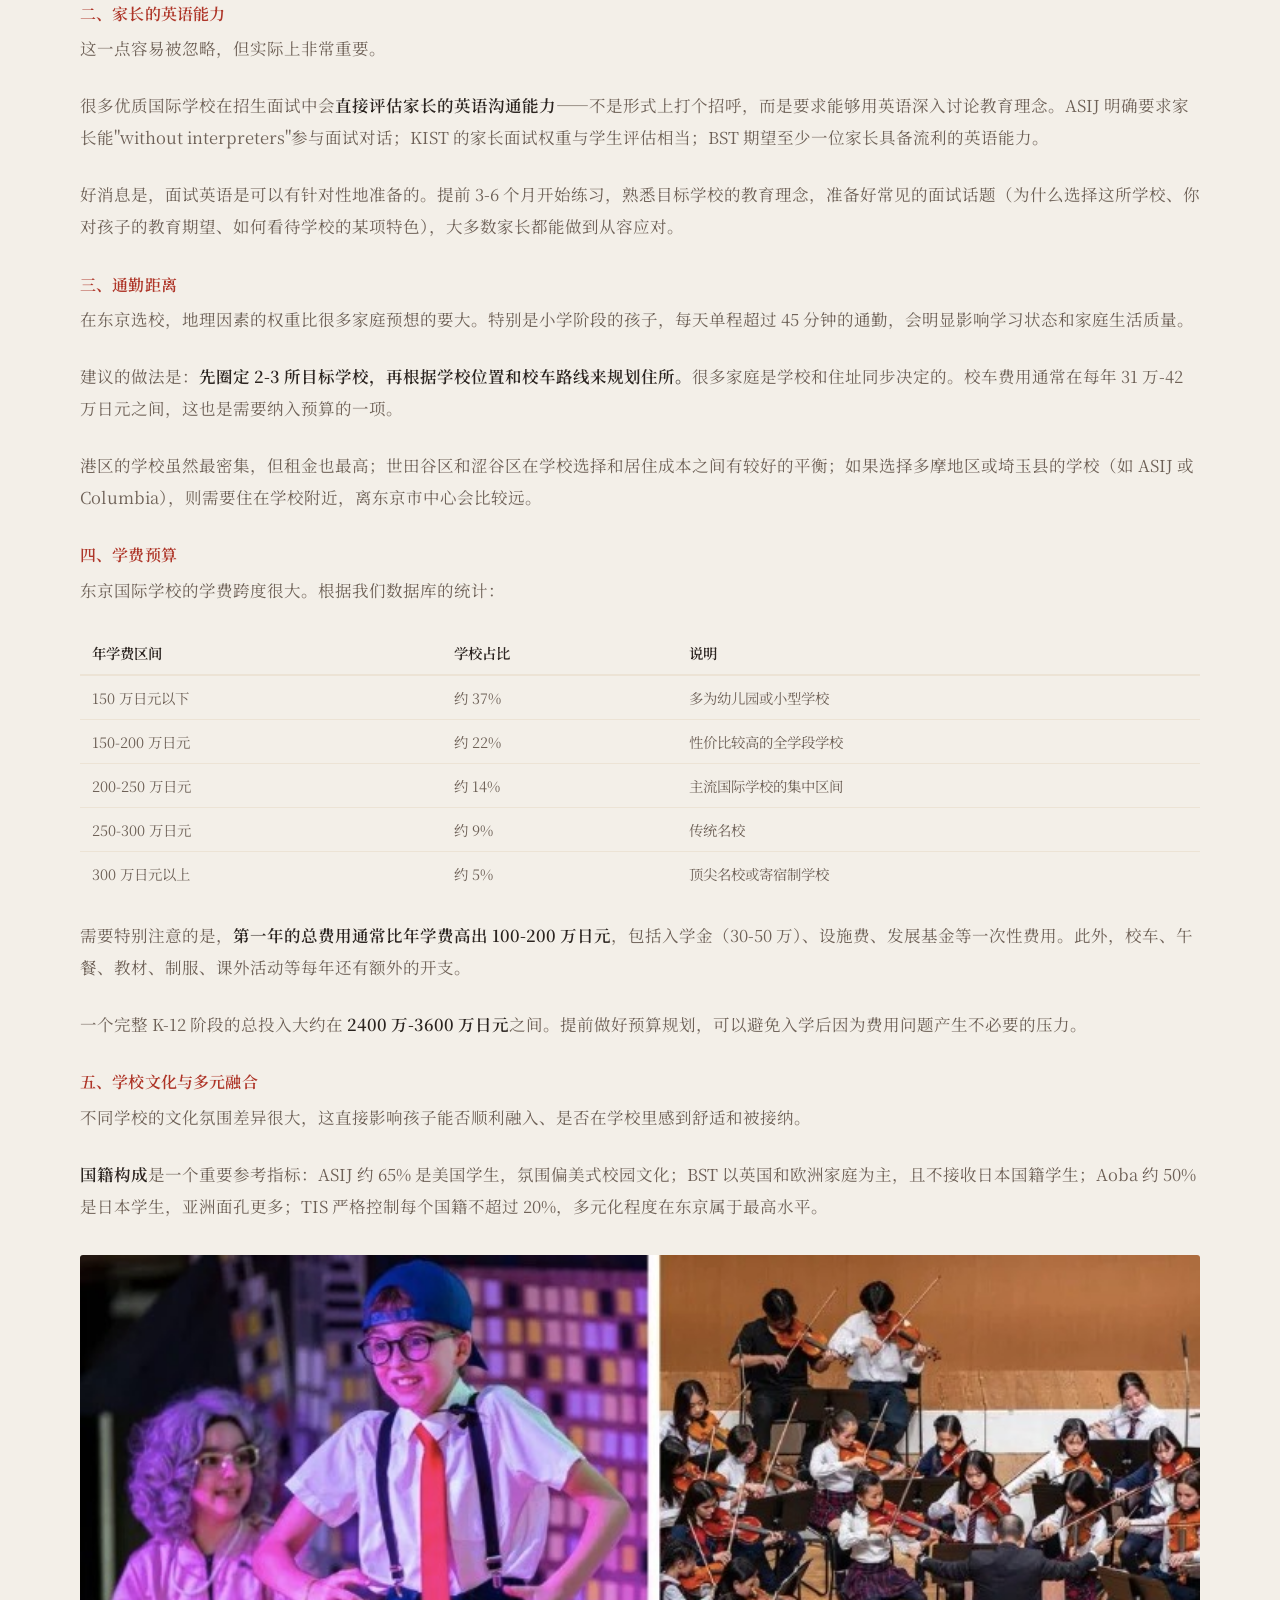
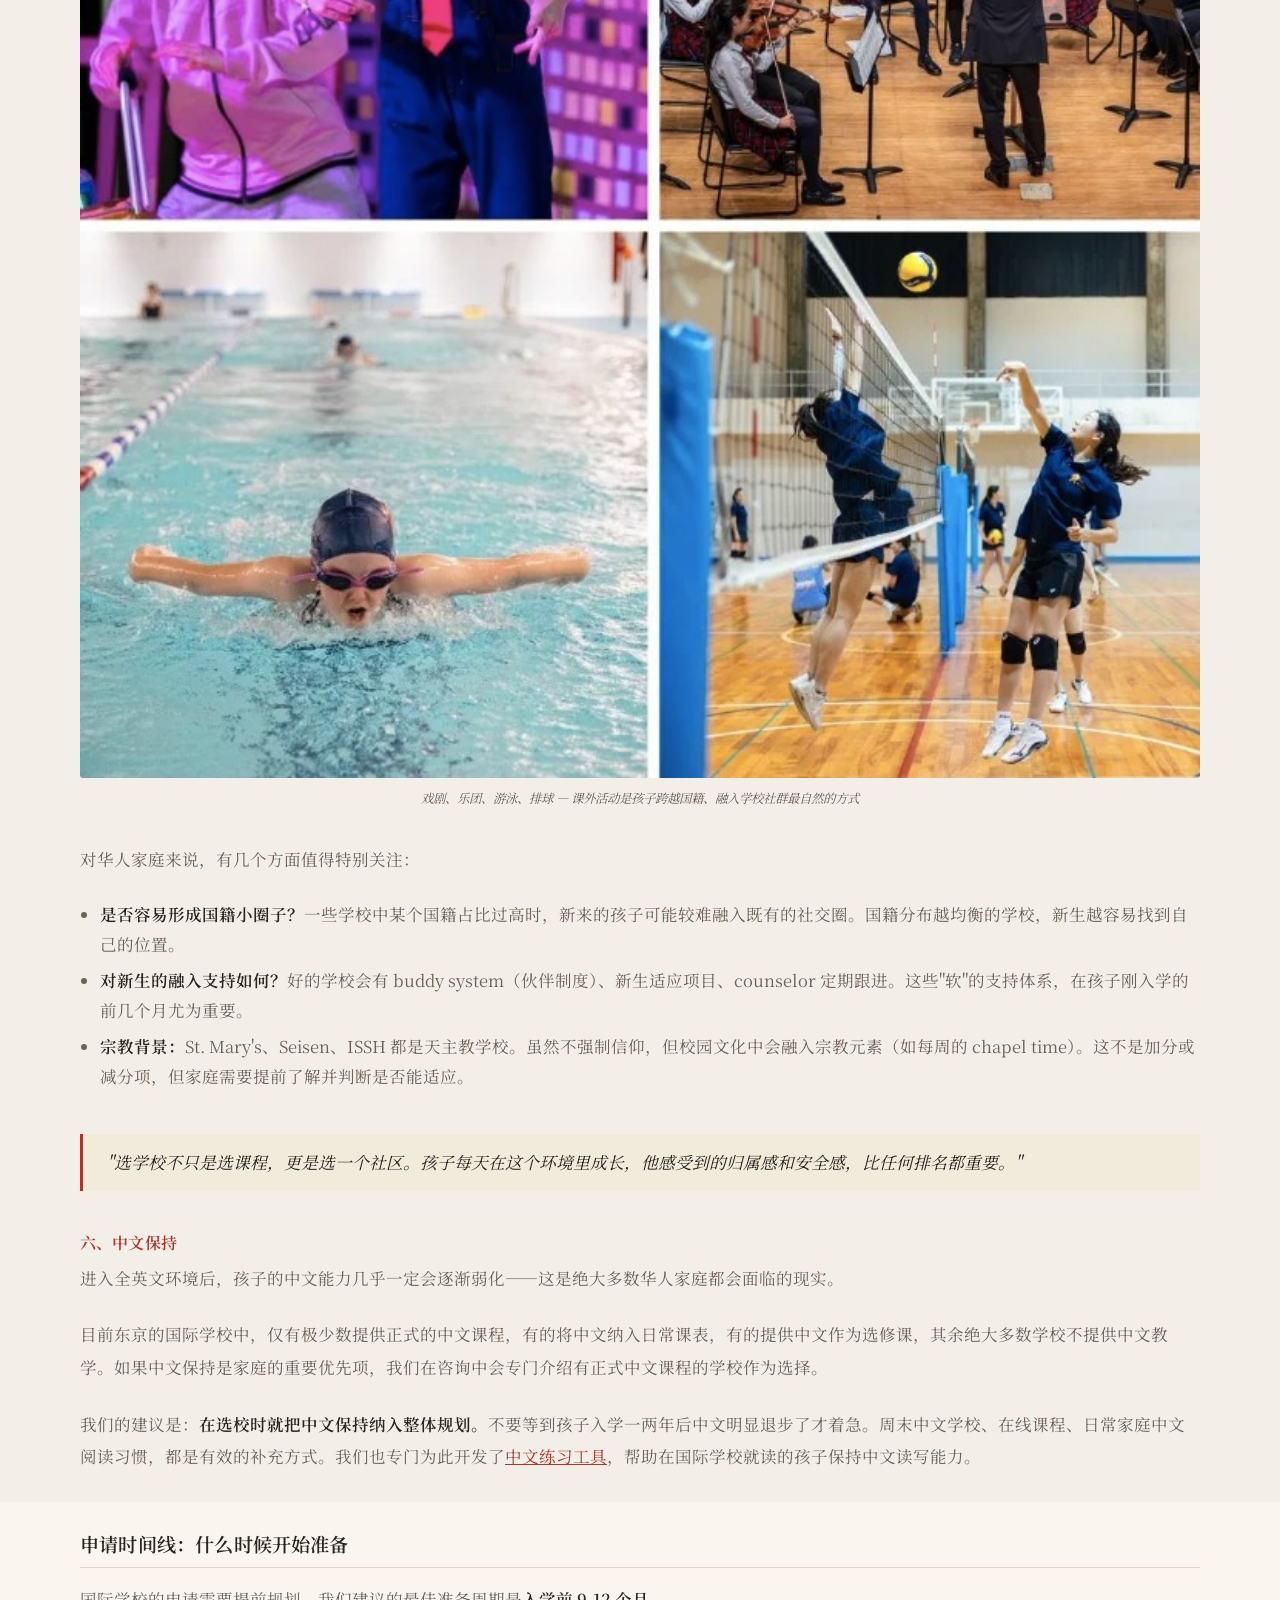
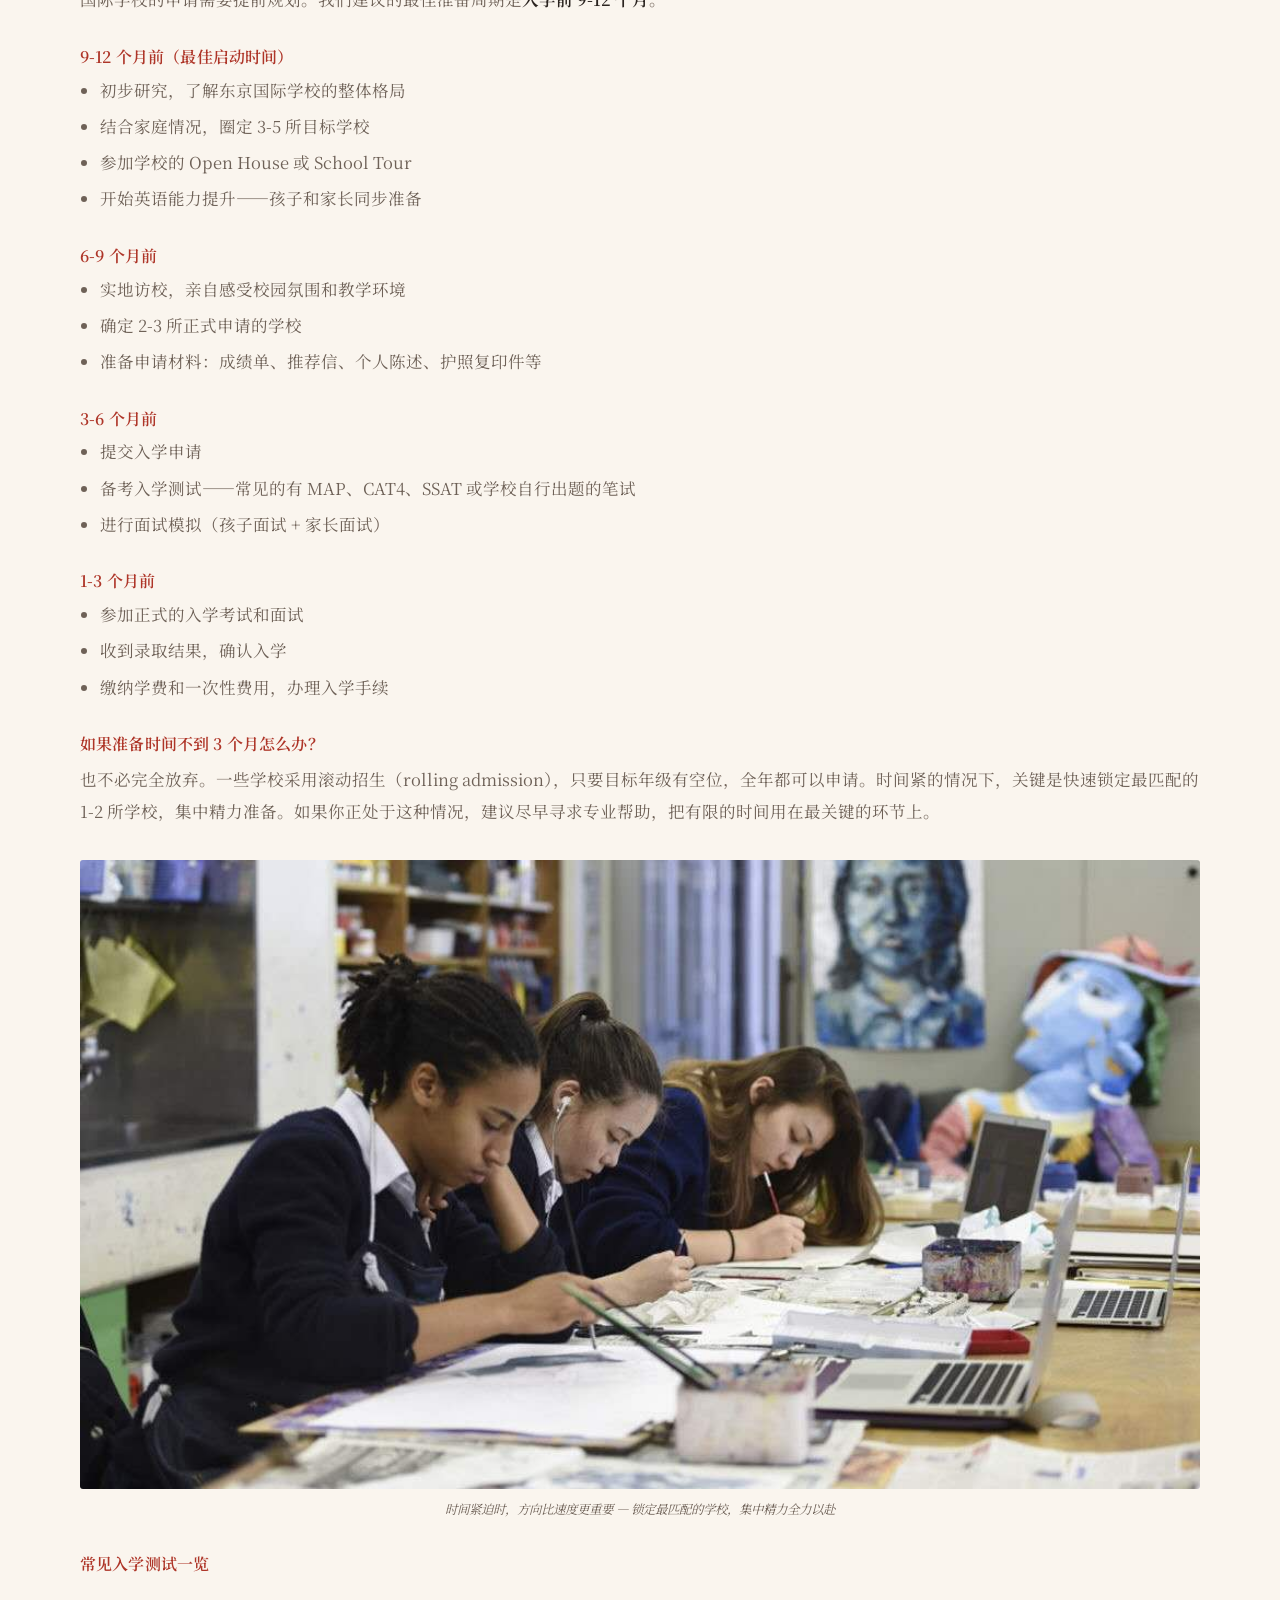
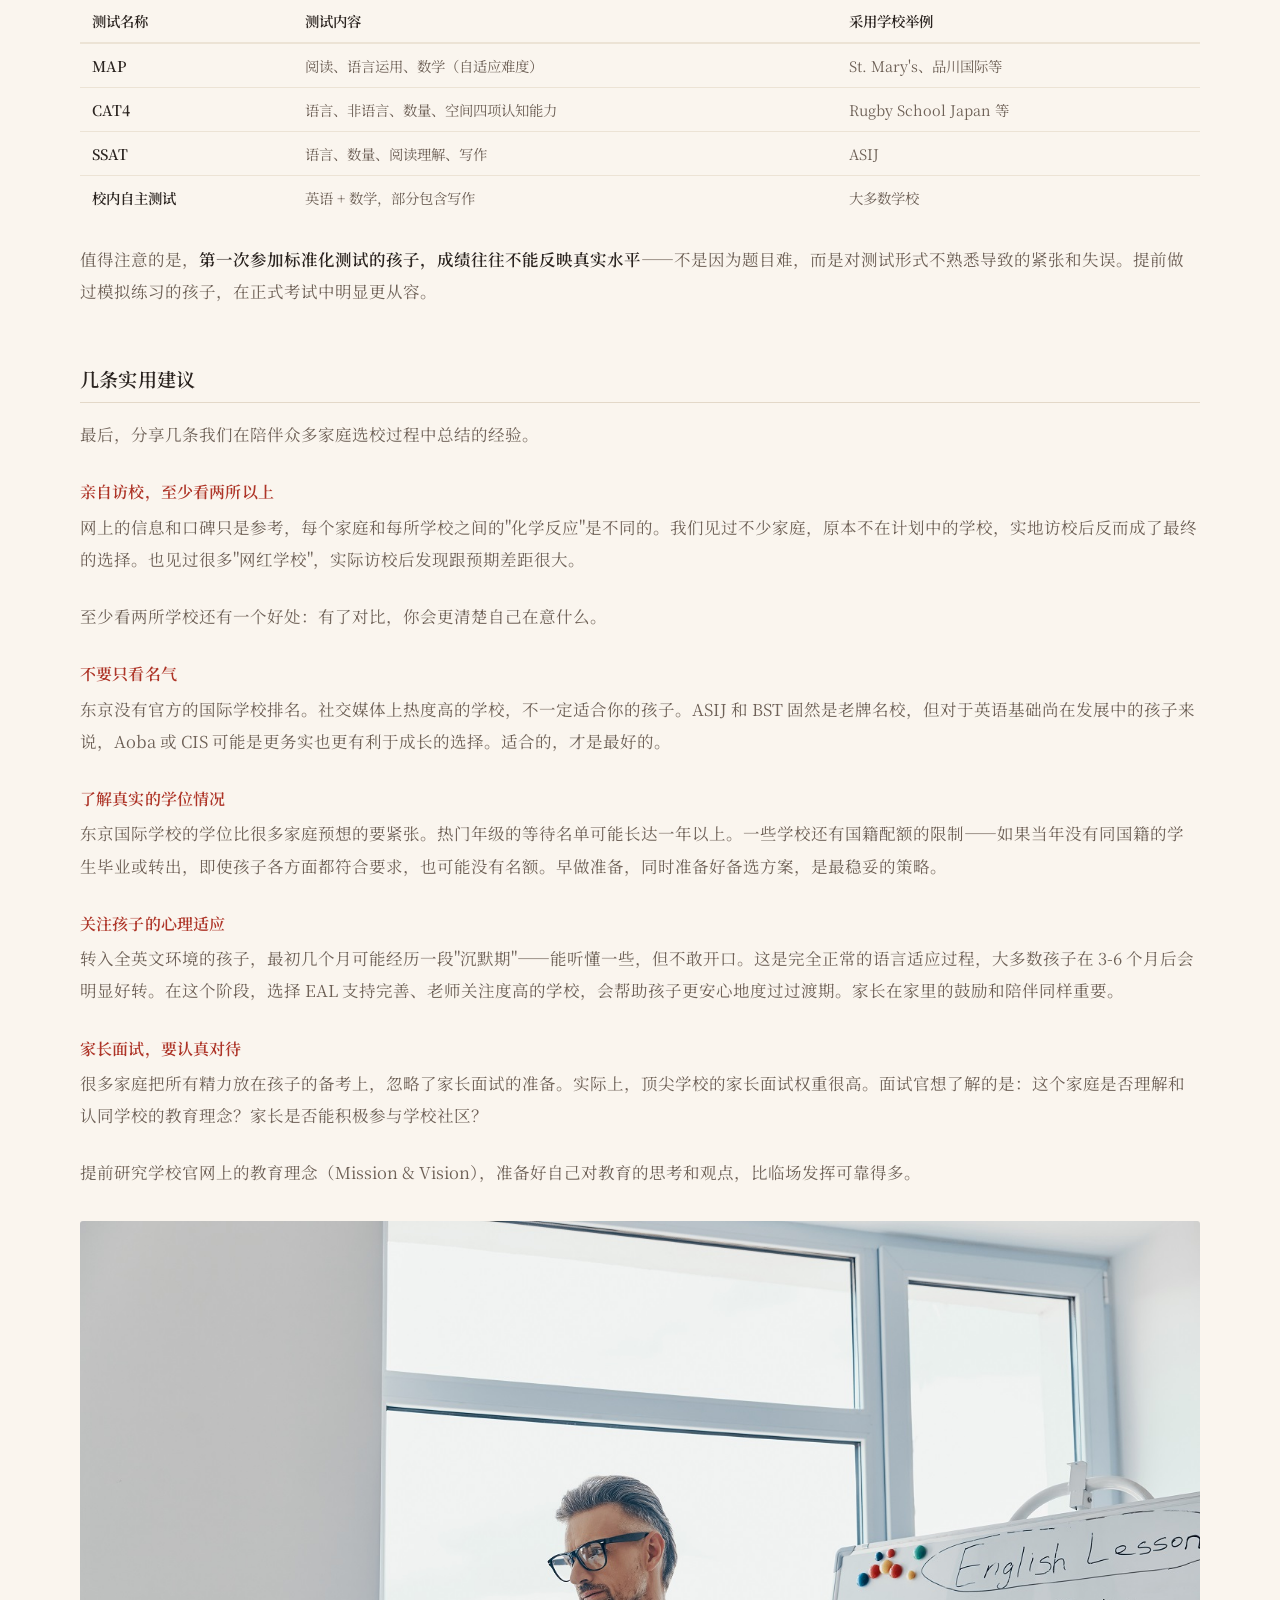
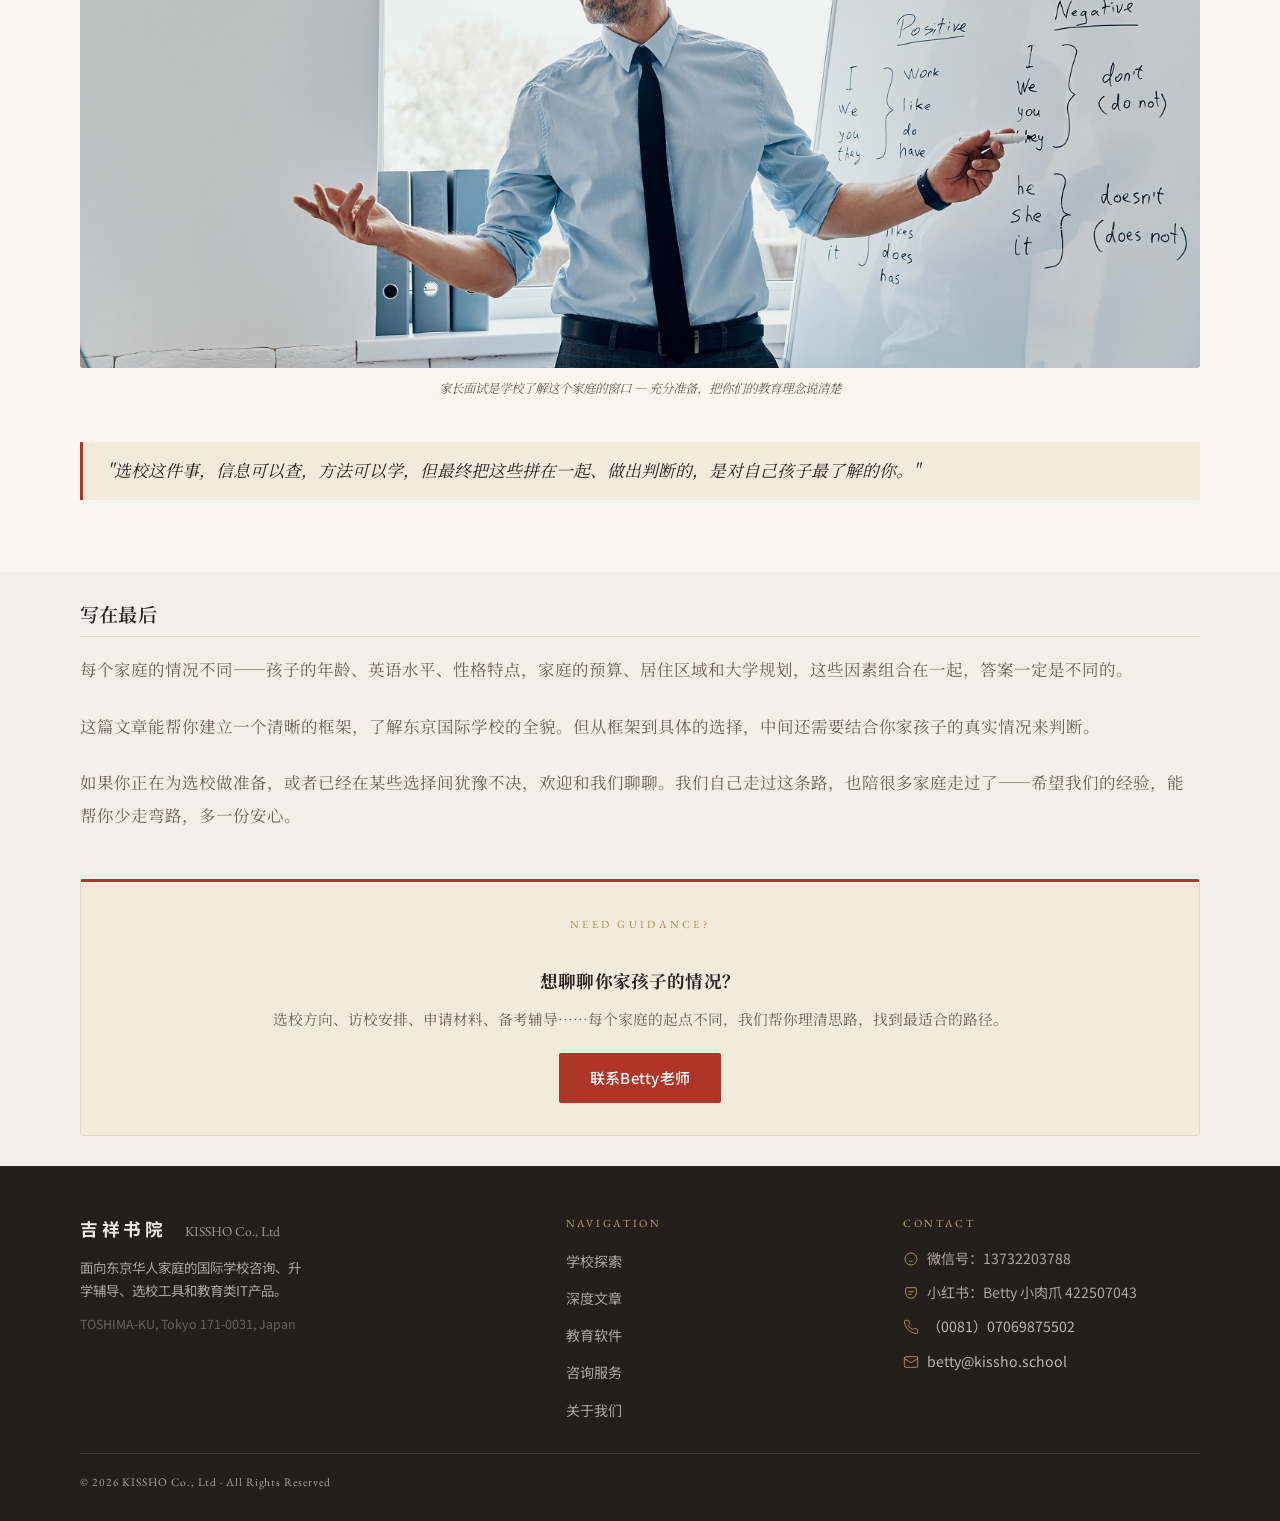
<file: article-school-selection.html>
<!DOCTYPE html>
<html lang="zh-CN">
<head>
  <meta charset="UTF-8" />
  <meta name="viewport" content="width=device-width, initial-scale=1.0" />
  <title>东京国际学校怎么选 | KISSHO 吉祥书院</title>
  <meta name="description" content="一份来自过来人的择校指南。从课程体系到申请流程，帮你理清东京国际学校选校的关键维度。" />
  <link rel="preconnect" href="https://fonts.googleapis.com">
  <link rel="preconnect" href="https://fonts.gstatic.com" crossorigin>
  <link href="https://fonts.googleapis.com/css2?family=Cormorant+Garamond:ital,wght@0,400;0,500;0,600;1,400&family=EB+Garamond:ital,wght@0,400;0,500;0,600;1,400&family=Noto+Sans+SC:wght@300;400;500;700&family=Noto+Serif+JP:wght@400;600;700&family=Noto+Serif+SC:wght@400;500;600;700&display=swap" rel="stylesheet">
  <link rel="stylesheet" href="style.css?v=floating-message-20260523">
  <link rel="stylesheet" href="redesign.css?v=redesign-20260612">
</head>
<body class="redesign">

  <div class="top-stripe"></div>

  <header class="site-header"></header>

  <main class="article-main">

    <!-- Article Hero -->
    <section class="page-hero">
      <div class="container container--narrow">
        <a class="article-back-link" href="articles.html">
          <svg width="16" height="16" viewBox="0 0 24 24" fill="none" stroke="currentColor" stroke-width="1.8"><path d="M19 12H5M12 5l-7 7 7 7"/></svg>
          返回深度文章
        </a>
        <div class="section-kicker en">Methodology</div>
        <h1 class="section-title" style="font-size:clamp(1.5rem,4vw,2.1rem);line-height:1.3;">东京国际学校怎么选</h1>
        <p style="font-size:1.05rem;color:var(--muted);font-style:italic;margin-top:12px;line-height:1.7;">一份来自过来人的择校指南 — 从课程体系到申请流程，把我们走过的路画成地图给你。</p>
        <div class="article-page-meta">
          <span>Betty & Jerry · 吉祥书院</span>
          <span>选校方法论</span>
          <span>2026 年 3 月</span>
        </div>
      </div>
    </section>

    <!-- Cover Image -->
    <div class="article-cover">
      <img loading="eager" fetchpriority="high" decoding="async" src="图片/选校 走进校园.jpg" alt="国际学校 Family Festival" />
    </div>

    <!-- Article Body -->
    <section class="section">
      <div class="container container--narrow">
        <div class="article-content">

          <!-- Opening -->
          <p>东京有超过 100 所国际学校，课程体系各不相同，分布在从港区到多摩的广阔区域。对于刚来东京的华人家庭来说，面对这么多选择，第一反应往往是：从哪里开始？</p>

          <p>我们自己也经历过这个阶段。2019 年，我们带着四个孩子从上海来到东京，从德威国际学校（Dulwich College Shanghai）转入清泉国际学校（Seisen International School）。选校、备考、面试、入学——每一步都亲身走过。后来，我们又陪着越来越多的家庭走了同样的路，逐渐把这些经验沉淀了下来。</p>

          <p>这篇文章是我们的选校方法论：不是告诉你"哪所学校最好"，而是帮你建立一个框架——了解东京国际学校的全貌，理清选校时需要考虑的关键因素，从而做出适合自己家庭的判断。</p>

          <div class="article-pullquote">
            "没有最好的学校，只有最适合你家孩子的学校。"
          </div>

          <!-- Landscape -->
          <h2>先看全貌：东京国际学校的基本格局</h2>

          <p>东京及周边地区的国际学校，数量远比大多数家庭想象的多。我们的数据库收录了 115 所，从百年名校到新兴学校，从完整 K-12 到仅有幼儿园，覆盖了各种类型。</p>

          <h3>地理分布</h3>

          <p>学校最集中的区域是<strong>港区</strong>（约 24 所），这里外国使馆和外资企业云集，是东京国际社区的核心。<strong>世田谷区</strong>（14 所）和<strong>涩谷区</strong>（11 所）紧随其后。此外，目黑区、江东区、神奈川县也有不少选择，而多摩地区和埼玉县则是一些大型校园的所在地，如 ASIJ（美国学校）和 Columbia International School。</p>

          <p>选择住在哪里，往往和选择哪所学校是同步决定的——这一点我们在后面会详细展开。</p>

          <h3>学校类型差异</h3>

          <p>不是所有标注"国际学校"的学校都是同一类型。在 115 所学校中：</p>
          <ul>
            <li>提供完整 K-12 学段的有 <strong>37 所</strong></li>
            <li>仅有幼儿园的有 <strong>33 所</strong></li>
            <li>其余是小学到初中、初中到高中等各种组合</li>
          </ul>

          <p>此外，学校的规模、建校历史、国际认证状况差异很大。建议优先关注获得 <strong>CIS、WASC、NEASC</strong> 等国际认证的学校——这些认证意味着学校经过了系统的外部审查，教学质量有基本保障。</p>

          <div class="article-img-wrap reveal">
            <img loading="lazy" decoding="async" src="图片/选校 风格3.jpg" alt="国际学校图书角" style="width:100%;display:block;border-radius:var(--radius);" />
            <p class="article-img-caption">学校的空间设计，往往直观反映其教育理念与资源投入</p>
          </div>

        </div>
      </div>
    </section>


    <!-- Curriculum Systems -->
    <section class="section">
      <div class="container container--narrow">
        <div class="article-content">

          <h2>课程体系：IB、英式、美式，怎么理解</h2>

          <p>课程体系是选校时最核心的决策之一。不同的课程体系意味着不同的教学方法、评估方式和大学申请路径。东京的国际学校主要采用以下几种体系：</p>

          <h3>IB（国际文凭课程）</h3>

          <p>东京最常见的课程体系，约 25 所学校采用。IB 分为三个阶段：PYP（小学）、MYP（初中）、DP（高中文凭）。特点是强调跨学科学习、批判性思维和自主研究。DP 阶段需要同时修读六门学科加上三个核心组件（拓展论文、知识论、创造·活动·服务），满分 45 分，全球平均约 30 分。</p>

          <p>IB 文凭在全球超过 110 个国家的 4500 多所大学获得认可，是国际认可度最广的课程体系。</p>

          <p><strong>适合什么样的孩子：</strong>学习能力比较均衡，愿意广泛涉猎不同学科，有较强自我管理能力的学生。IB 的学业要求全面且持续，需要孩子能够同时兼顾多个方向。</p>

          <p><strong>东京代表学校：</strong>K. International School（KIST）、Aoba-Japan International School（A-JIS）、Seisen International School、St. Mary's International School</p>

          <h3>英式课程（A-Level / IGCSE）</h3>

          <p>约 16 所学校采用剑桥体系。IGCSE 阶段（14-16 岁）选修 8-10 门学科，到 A-Level 阶段（16-18 岁）集中到 3-4 门深入学习。特点是<strong>专精</strong>——在少数几门学科上追求深度，考试导向，评估标准明确。</p>

          <p><strong>适合什么样的孩子：</strong>已经有比较明确的兴趣方向，擅长在少数学科上做到顶尖的学生。如果目标是英国或英联邦大学（如牛津、剑桥），A-Level 是最直接的路径。</p>

          <p><strong>东京代表学校：</strong>The British School in Tokyo（BST，正在从 A-Level 转向 IB DP）、Rugby School Japan、Harrow International School Appi Japan、Phoenix House International School</p>

          <h3>美式课程（AP）</h3>

          <p>约 19 所学校采用。AP（Advanced Placement）是大学先修课程，学生可以根据自己的兴趣选择修几门，考试成绩优异的话还能换取大学学分。美式体系的核心特点是<strong>灵活</strong>，同时非常重视课外活动、体育和社区服务。</p>

          <p><strong>适合什么样的孩子：</strong>兴趣广泛，希望在学术之外也能充分发展个人特长，目标北美大学的学生。</p>

          <p><strong>东京代表学校：</strong>ASIJ（The American School in Japan）、Sacred Heart International School（ISSH）</p>

          <h3>其他课程体系</h3>

          <p>东京还有加拿大课程（Canadian International School、Columbia International School）、法国课程、德国课程、蒙特梭利、双语课程等多种选择。</p>

          <p>对华人家庭来说，还有少数不错的学校在 IB 框架下提供英语、日语、中文三语教学，甚至接受零英语基础入学。这类信息我们会在一对一咨询中详细介绍。</p>

          <div class="article-pullquote">
            "课程没有好坏，只有适不适合你的孩子。选择之前，先想清楚：孩子的学习风格是全面发展型还是专精突破型？未来大学的方向在哪里？"
          </div>

          <h3>三大课程体系对比</h3>

          <div style="overflow-x:auto;margin:24px 0;">
            <table style="width:100%;border-collapse:collapse;font-size:0.9rem;line-height:1.6;">
              <thead>
                <tr style="border-bottom:2px solid var(--border-light);">
                  <th style="text-align:left;padding:10px 12px;font-weight:600;"></th>
                  <th style="text-align:left;padding:10px 12px;font-weight:600;">IB</th>
                  <th style="text-align:left;padding:10px 12px;font-weight:600;">A-Level（英式）</th>
                  <th style="text-align:left;padding:10px 12px;font-weight:600;">AP（美式）</th>
                </tr>
              </thead>
              <tbody>
                <tr style="border-bottom:1px solid var(--border-light);">
                  <td style="padding:10px 12px;font-weight:600;">学科广度</td>
                  <td style="padding:10px 12px;">广（6 门学科 + 核心组件）</td>
                  <td style="padding:10px 12px;">窄而深（3-4 门）</td>
                  <td style="padding:10px 12px;">自由选择，灵活度最高</td>
                </tr>
                <tr style="border-bottom:1px solid var(--border-light);">
                  <td style="padding:10px 12px;font-weight:600;">评估方式</td>
                  <td style="padding:10px 12px;">考试 + 论文 + 平时作业</td>
                  <td style="padding:10px 12px;">以期末考试为主</td>
                  <td style="padding:10px 12px;">标准化考试（每门独立评分 1-5）</td>
                </tr>
                <tr style="border-bottom:1px solid var(--border-light);">
                  <td style="padding:10px 12px;font-weight:600;">学业压力</td>
                  <td style="padding:10px 12px;">持续且全面，整体负担最重</td>
                  <td style="padding:10px 12px;">集中在选修学科上</td>
                  <td style="padding:10px 12px;">取决于选修数量</td>
                </tr>
                <tr style="border-bottom:1px solid var(--border-light);">
                  <td style="padding:10px 12px;font-weight:600;">最适合申请</td>
                  <td style="padding:10px 12px;">全球通用，认可度最广</td>
                  <td style="padding:10px 12px;">英国 / 英联邦大学</td>
                  <td style="padding:10px 12px;">北美大学</td>
                </tr>
                <tr>
                  <td style="padding:10px 12px;font-weight:600;">适合的学生</td>
                  <td style="padding:10px 12px;">均衡发展型、自律性强</td>
                  <td style="padding:10px 12px;">目标明确、擅长深入钻研</td>
                  <td style="padding:10px 12px;">兴趣广泛、注重课外发展</td>
                </tr>
              </tbody>
            </table>
          </div>

        </div>
      </div>
    </section>


    <!-- Key Dimensions -->
    <section class="section section--warm">
      <div class="container container--narrow">
        <div class="article-content">

          <h2>选校的关键维度</h2>

          <p>课程体系只是起点。在确定了大致的课程方向之后，还有几个关键维度需要逐一评估。每个维度都可能直接影响最终的选择。</p>

          <div class="article-img-wrap reveal">
            <img loading="lazy" decoding="async" src="图片/选校 风格1.jpg" alt="国际学校多元学习生活" style="width:100%;display:block;border-radius:var(--radius);" />
            <p class="article-img-caption">学习、运动、STEM、毕业典礼 — 选校不只是选课程，更是选择孩子未来几年的成长环境</p>
          </div>

          <h3>一、孩子的英语基础</h3>

          <p>这是最直接影响择校范围的因素。东京的国际学校对英语的要求差异很大：</p>

          <p><strong>要求接近母语水平</strong>的学校：ASIJ、BST、KIST、TIS——这些学校几乎不提供 EAL（English as an Additional Language）支持，或仅在低年级提供有限帮助。如果孩子目前英语基础薄弱，贸然申请这些学校，即使侥幸入学，孩子在课堂上也会非常吃力。</p>

          <p><strong>提供成熟 EAL 体系</strong>的学校：Aoba-Japan 有 6 级 EAL 系统，从接近零基础到流利都有对应支持；Canadian International School（CIS）和品川国际学校也有较完善的语言辅助课程。</p>

          <p><strong>中间地带</strong>：St. Mary's 和 Seisen 提供 EAL 支持，但通常仅限于 G8 以下年级。</p>

          <p>如果孩子目前英语基础有限，不必气馁——选择一所 EAL 体系完善的学校，给孩子 6-12 个月的适应期，大多数孩子都能顺利过渡。关键是选择与孩子当前水平匹配的学校，而不是勉强够向英语要求远超实际水平的学校。</p>

          <h3>二、家长的英语能力</h3>

          <p>这一点容易被忽略，但实际上非常重要。</p>

          <p>很多优质国际学校在招生面试中会<strong>直接评估家长的英语沟通能力</strong>——不是形式上打个招呼，而是要求能够用英语深入讨论教育理念。ASIJ 明确要求家长能"without interpreters"参与面试对话；KIST 的家长面试权重与学生评估相当；BST 期望至少一位家长具备流利的英语能力。</p>

          <p>好消息是，面试英语是可以有针对性地准备的。提前 3-6 个月开始练习，熟悉目标学校的教育理念，准备好常见的面试话题（为什么选择这所学校、你对孩子的教育期望、如何看待学校的某项特色），大多数家长都能做到从容应对。</p>

          <h3>三、通勤距离</h3>

          <p>在东京选校，地理因素的权重比很多家庭预想的要大。特别是小学阶段的孩子，每天单程超过 45 分钟的通勤，会明显影响学习状态和家庭生活质量。</p>

          <p>建议的做法是：<strong>先圈定 2-3 所目标学校，再根据学校位置和校车路线来规划住所。</strong>很多家庭是学校和住址同步决定的。校车费用通常在每年 31 万-42 万日元之间，这也是需要纳入预算的一项。</p>

          <p>港区的学校虽然最密集，但租金也最高；世田谷区和涩谷区在学校选择和居住成本之间有较好的平衡；如果选择多摩地区或埼玉县的学校（如 ASIJ 或 Columbia），则需要住在学校附近，离东京市中心会比较远。</p>

          <h3>四、学费预算</h3>

          <p>东京国际学校的学费跨度很大。根据我们数据库的统计：</p>

          <div style="overflow-x:auto;margin:24px 0;">
            <table style="width:100%;border-collapse:collapse;font-size:0.9rem;line-height:1.6;">
              <thead>
                <tr style="border-bottom:2px solid var(--border-light);">
                  <th style="text-align:left;padding:10px 12px;font-weight:600;">年学费区间</th>
                  <th style="text-align:left;padding:10px 12px;font-weight:600;">学校占比</th>
                  <th style="text-align:left;padding:10px 12px;font-weight:600;">说明</th>
                </tr>
              </thead>
              <tbody>
                <tr style="border-bottom:1px solid var(--border-light);">
                  <td style="padding:10px 12px;">150 万日元以下</td>
                  <td style="padding:10px 12px;">约 37%</td>
                  <td style="padding:10px 12px;">多为幼儿园或小型学校</td>
                </tr>
                <tr style="border-bottom:1px solid var(--border-light);">
                  <td style="padding:10px 12px;">150-200 万日元</td>
                  <td style="padding:10px 12px;">约 22%</td>
                  <td style="padding:10px 12px;">性价比较高的全学段学校</td>
                </tr>
                <tr style="border-bottom:1px solid var(--border-light);">
                  <td style="padding:10px 12px;">200-250 万日元</td>
                  <td style="padding:10px 12px;">约 14%</td>
                  <td style="padding:10px 12px;">主流国际学校的集中区间</td>
                </tr>
                <tr style="border-bottom:1px solid var(--border-light);">
                  <td style="padding:10px 12px;">250-300 万日元</td>
                  <td style="padding:10px 12px;">约 9%</td>
                  <td style="padding:10px 12px;">传统名校</td>
                </tr>
                <tr>
                  <td style="padding:10px 12px;">300 万日元以上</td>
                  <td style="padding:10px 12px;">约 5%</td>
                  <td style="padding:10px 12px;">顶尖名校或寄宿制学校</td>
                </tr>
              </tbody>
            </table>
          </div>

          <p>需要特别注意的是，<strong>第一年的总费用通常比年学费高出 100-200 万日元</strong>，包括入学金（30-50 万）、设施费、发展基金等一次性费用。此外，校车、午餐、教材、制服、课外活动等每年还有额外的开支。</p>

          <p>一个完整 K-12 阶段的总投入大约在 <strong>2400 万-3600 万日元</strong>之间。提前做好预算规划，可以避免入学后因为费用问题产生不必要的压力。</p>

          <h3>五、学校文化与多元融合</h3>

          <p>不同学校的文化氛围差异很大，这直接影响孩子能否顺利融入、是否在学校里感到舒适和被接纳。</p>

          <p><strong>国籍构成</strong>是一个重要参考指标：ASIJ 约 65% 是美国学生，氛围偏美式校园文化；BST 以英国和欧洲家庭为主，且不接收日本国籍学生；Aoba 约 50% 是日本学生，亚洲面孔更多；TIS 严格控制每个国籍不超过 20%，多元化程度在东京属于最高水平。</p>

          <div class="article-img-wrap reveal">
            <img loading="lazy" decoding="async" src="图片/选校 风格2.jpg" alt="国际学校课外活动" style="width:100%;display:block;border-radius:var(--radius);" />
            <p class="article-img-caption">戏剧、乐团、游泳、排球 — 课外活动是孩子跨越国籍、融入学校社群最自然的方式</p>
          </div>

          <p>对华人家庭来说，有几个方面值得特别关注：</p>

          <ul>
            <li><strong>是否容易形成国籍小圈子？</strong>一些学校中某个国籍占比过高时，新来的孩子可能较难融入既有的社交圈。国籍分布越均衡的学校，新生越容易找到自己的位置。</li>
            <li><strong>对新生的融入支持如何？</strong>好的学校会有 buddy system（伙伴制度）、新生适应项目、counselor 定期跟进。这些"软"的支持体系，在孩子刚入学的前几个月尤为重要。</li>
            <li><strong>宗教背景：</strong>St. Mary's、Seisen、ISSH 都是天主教学校。虽然不强制信仰，但校园文化中会融入宗教元素（如每周的 chapel time）。这不是加分或减分项，但家庭需要提前了解并判断是否能适应。</li>
          </ul>

          <div class="article-pullquote">
            "选学校不只是选课程，更是选一个社区。孩子每天在这个环境里成长，他感受到的归属感和安全感，比任何排名都重要。"
          </div>

          <h3>六、中文保持</h3>

          <p>进入全英文环境后，孩子的中文能力几乎一定会逐渐弱化——这是绝大多数华人家庭都会面临的现实。</p>

          <p>目前东京的国际学校中，仅有极少数提供正式的中文课程，有的将中文纳入日常课表，有的提供中文作为选修课，其余绝大多数学校不提供中文教学。如果中文保持是家庭的重要优先项，我们在咨询中会专门介绍有正式中文课程的学校作为选择。</p>

          <p>我们的建议是：<strong>在选校时就把中文保持纳入整体规划。</strong>不要等到孩子入学一两年后中文明显退步了才着急。周末中文学校、在线课程、日常家庭中文阅读习惯，都是有效的补充方式。我们也专门为此开发了<a href="https://chinese.sophia.beer/" target="_blank" rel="noopener">中文练习工具</a>，帮助在国际学校就读的孩子保持中文读写能力。</p>

        </div>
      </div>
    </section>


    <!-- Application Timeline -->
    <section class="section">
      <div class="container container--narrow">
        <div class="article-content">

          <h2>申请时间线：什么时候开始准备</h2>

          <p>国际学校的申请需要提前规划。我们建议的最佳准备周期是<strong>入学前 9-12 个月</strong>。</p>

          <h3>9-12 个月前（最佳启动时间）</h3>
          <ul>
            <li>初步研究，了解东京国际学校的整体格局</li>
            <li>结合家庭情况，圈定 3-5 所目标学校</li>
            <li>参加学校的 Open House 或 School Tour</li>
            <li>开始英语能力提升——孩子和家长同步准备</li>
          </ul>

          <h3>6-9 个月前</h3>
          <ul>
            <li>实地访校，亲自感受校园氛围和教学环境</li>
            <li>确定 2-3 所正式申请的学校</li>
            <li>准备申请材料：成绩单、推荐信、个人陈述、护照复印件等</li>
          </ul>

          <h3>3-6 个月前</h3>
          <ul>
            <li>提交入学申请</li>
            <li>备考入学测试——常见的有 MAP、CAT4、SSAT 或学校自行出题的笔试</li>
            <li>进行面试模拟（孩子面试 + 家长面试）</li>
          </ul>

          <h3>1-3 个月前</h3>
          <ul>
            <li>参加正式的入学考试和面试</li>
            <li>收到录取结果，确认入学</li>
            <li>缴纳学费和一次性费用，办理入学手续</li>
          </ul>

          <h3>如果准备时间不到 3 个月怎么办？</h3>

          <p>也不必完全放弃。一些学校采用滚动招生（rolling admission），只要目标年级有空位，全年都可以申请。时间紧的情况下，关键是快速锁定最匹配的 1-2 所学校，集中精力准备。如果你正处于这种情况，建议尽早寻求专业帮助，把有限的时间用在最关键的环节上。</p>

          <div class="article-img-wrap reveal">
            <img loading="lazy" decoding="async" src="图片/2 不到三个月.jpg" alt="学生手工与实验作品" style="width:100%;display:block;border-radius:var(--radius);" />
            <p class="article-img-caption">时间紧迫时，方向比速度更重要 — 锁定最匹配的学校，集中精力全力以赴</p>
          </div>

          <h3>常见入学测试一览</h3>

          <div style="overflow-x:auto;margin:24px 0;">
            <table style="width:100%;border-collapse:collapse;font-size:0.9rem;line-height:1.6;">
              <thead>
                <tr style="border-bottom:2px solid var(--border-light);">
                  <th style="text-align:left;padding:10px 12px;font-weight:600;">测试名称</th>
                  <th style="text-align:left;padding:10px 12px;font-weight:600;">测试内容</th>
                  <th style="text-align:left;padding:10px 12px;font-weight:600;">采用学校举例</th>
                </tr>
              </thead>
              <tbody>
                <tr style="border-bottom:1px solid var(--border-light);">
                  <td style="padding:10px 12px;"><strong>MAP</strong></td>
                  <td style="padding:10px 12px;">阅读、语言运用、数学（自适应难度）</td>
                  <td style="padding:10px 12px;">St. Mary's、品川国际等</td>
                </tr>
                <tr style="border-bottom:1px solid var(--border-light);">
                  <td style="padding:10px 12px;"><strong>CAT4</strong></td>
                  <td style="padding:10px 12px;">语言、非语言、数量、空间四项认知能力</td>
                  <td style="padding:10px 12px;">Rugby School Japan 等</td>
                </tr>
                <tr style="border-bottom:1px solid var(--border-light);">
                  <td style="padding:10px 12px;"><strong>SSAT</strong></td>
                  <td style="padding:10px 12px;">语言、数量、阅读理解、写作</td>
                  <td style="padding:10px 12px;">ASIJ</td>
                </tr>
                <tr>
                  <td style="padding:10px 12px;"><strong>校内自主测试</strong></td>
                  <td style="padding:10px 12px;">英语 + 数学，部分包含写作</td>
                  <td style="padding:10px 12px;">大多数学校</td>
                </tr>
              </tbody>
            </table>
          </div>

          <p>值得注意的是，<strong>第一次参加标准化测试的孩子，成绩往往不能反映真实水平</strong>——不是因为题目难，而是对测试形式不熟悉导致的紧张和失误。提前做过模拟练习的孩子，在正式考试中明显更从容。</p>

        </div>
      </div>
    </section>


    <!-- Practical Tips -->
    <section class="section">
      <div class="container container--narrow">
        <div class="article-content">

          <h2>几条实用建议</h2>

          <p>最后，分享几条我们在陪伴众多家庭选校过程中总结的经验。</p>

          <h3>亲自访校，至少看两所以上</h3>

          <p>网上的信息和口碑只是参考，每个家庭和每所学校之间的"化学反应"是不同的。我们见过不少家庭，原本不在计划中的学校，实地访校后反而成了最终的选择。也见过很多"网红学校"，实际访校后发现跟预期差距很大。</p>

          <p>至少看两所学校还有一个好处：有了对比，你会更清楚自己在意什么。</p>

          <h3>不要只看名气</h3>

          <p>东京没有官方的国际学校排名。社交媒体上热度高的学校，不一定适合你的孩子。ASIJ 和 BST 固然是老牌名校，但对于英语基础尚在发展中的孩子来说，Aoba 或 CIS 可能是更务实也更有利于成长的选择。适合的，才是最好的。</p>

          <h3>了解真实的学位情况</h3>

          <p>东京国际学校的学位比很多家庭预想的要紧张。热门年级的等待名单可能长达一年以上。一些学校还有国籍配额的限制——如果当年没有同国籍的学生毕业或转出，即使孩子各方面都符合要求，也可能没有名额。早做准备，同时准备好备选方案，是最稳妥的策略。</p>

          <h3>关注孩子的心理适应</h3>

          <p>转入全英文环境的孩子，最初几个月可能经历一段"沉默期"——能听懂一些，但不敢开口。这是完全正常的语言适应过程，大多数孩子在 3-6 个月后会明显好转。在这个阶段，选择 EAL 支持完善、老师关注度高的学校，会帮助孩子更安心地度过过渡期。家长在家里的鼓励和陪伴同样重要。</p>

          <h3>家长面试，要认真对待</h3>

          <p>很多家庭把所有精力放在孩子的备考上，忽略了家长面试的准备。实际上，顶尖学校的家长面试权重很高。面试官想了解的是：这个家庭是否理解和认同学校的教育理念？家长是否能积极参与学校社区？</p>

          <p>提前研究学校官网上的教育理念（Mission & Vision），准备好自己对教育的思考和观点，比临场发挥可靠得多。</p>

          <div class="article-img-wrap reveal">
            <img loading="lazy" decoding="async" src="图片/2 家长面试.jpg" alt="孩子在教室里自信微笑" style="width:100%;display:block;border-radius:var(--radius);" />
            <p class="article-img-caption">家长面试是学校了解这个家庭的窗口 — 充分准备，把你们的教育理念说清楚</p>
          </div>

          <div class="article-pullquote">
            "选校这件事，信息可以查，方法可以学，但最终把这些拼在一起、做出判断的，是对自己孩子最了解的你。"
          </div>

        </div>
      </div>
    </section>

    <!-- Closing & CTA -->
    <section class="section section--warm">
      <div class="container container--narrow">
        <div class="article-content">

          <h2>写在最后</h2>

          <p>每个家庭的情况不同——孩子的年龄、英语水平、性格特点，家庭的预算、居住区域和大学规划，这些因素组合在一起，答案一定是不同的。</p>

          <p>这篇文章能帮你建立一个清晰的框架，了解东京国际学校的全貌。但从框架到具体的选择，中间还需要结合你家孩子的真实情况来判断。</p>

          <p>如果你正在为选校做准备，或者已经在某些选择间犹豫不决，欢迎和我们聊聊。我们自己走过这条路，也陪很多家庭走过了——希望我们的经验，能帮你少走弯路，多一份安心。</p>

          <!-- CTA -->
          <div class="article-cta-box reveal">
            <div class="section-kicker en" style="margin-bottom:12px;">Need Guidance?</div>
            <h3 style="font-size:1.1rem;font-weight:700;margin-bottom:12px;">想聊聊你家孩子的情况？</h3>
            <p style="font-size:0.92rem;">选校方向、访校安排、申请材料、备考辅导……每个家庭的起点不同，我们帮你理清思路，找到最适合的路径。</p>
            <a class="btn btn-primary" href="contact.html">联系Betty老师</a>
          </div>

        </div>
      </div>
    </section>

  </main>

  <footer class="site-footer"></footer>

  <script src="page-content.js"></script>
  <script src="script.js?v=floating-message-20260523"></script>
</body>
</html>
</file>
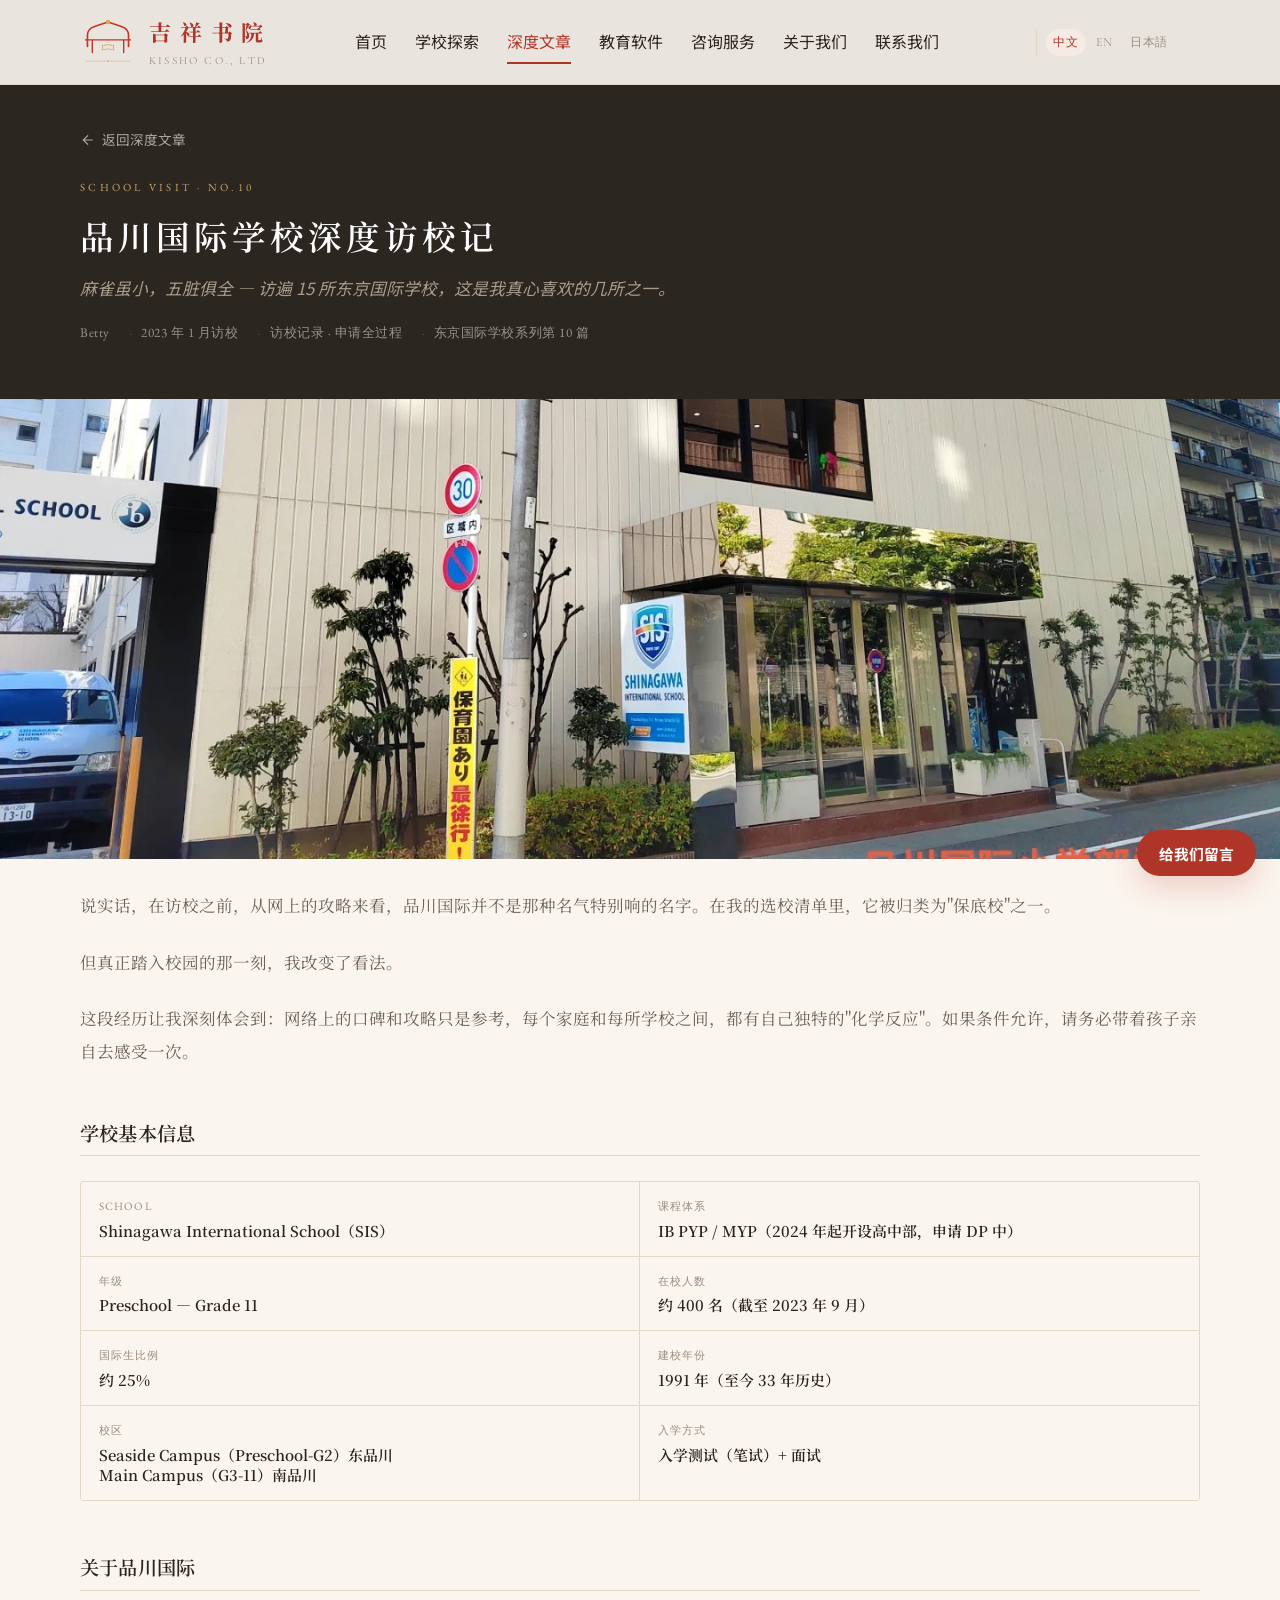
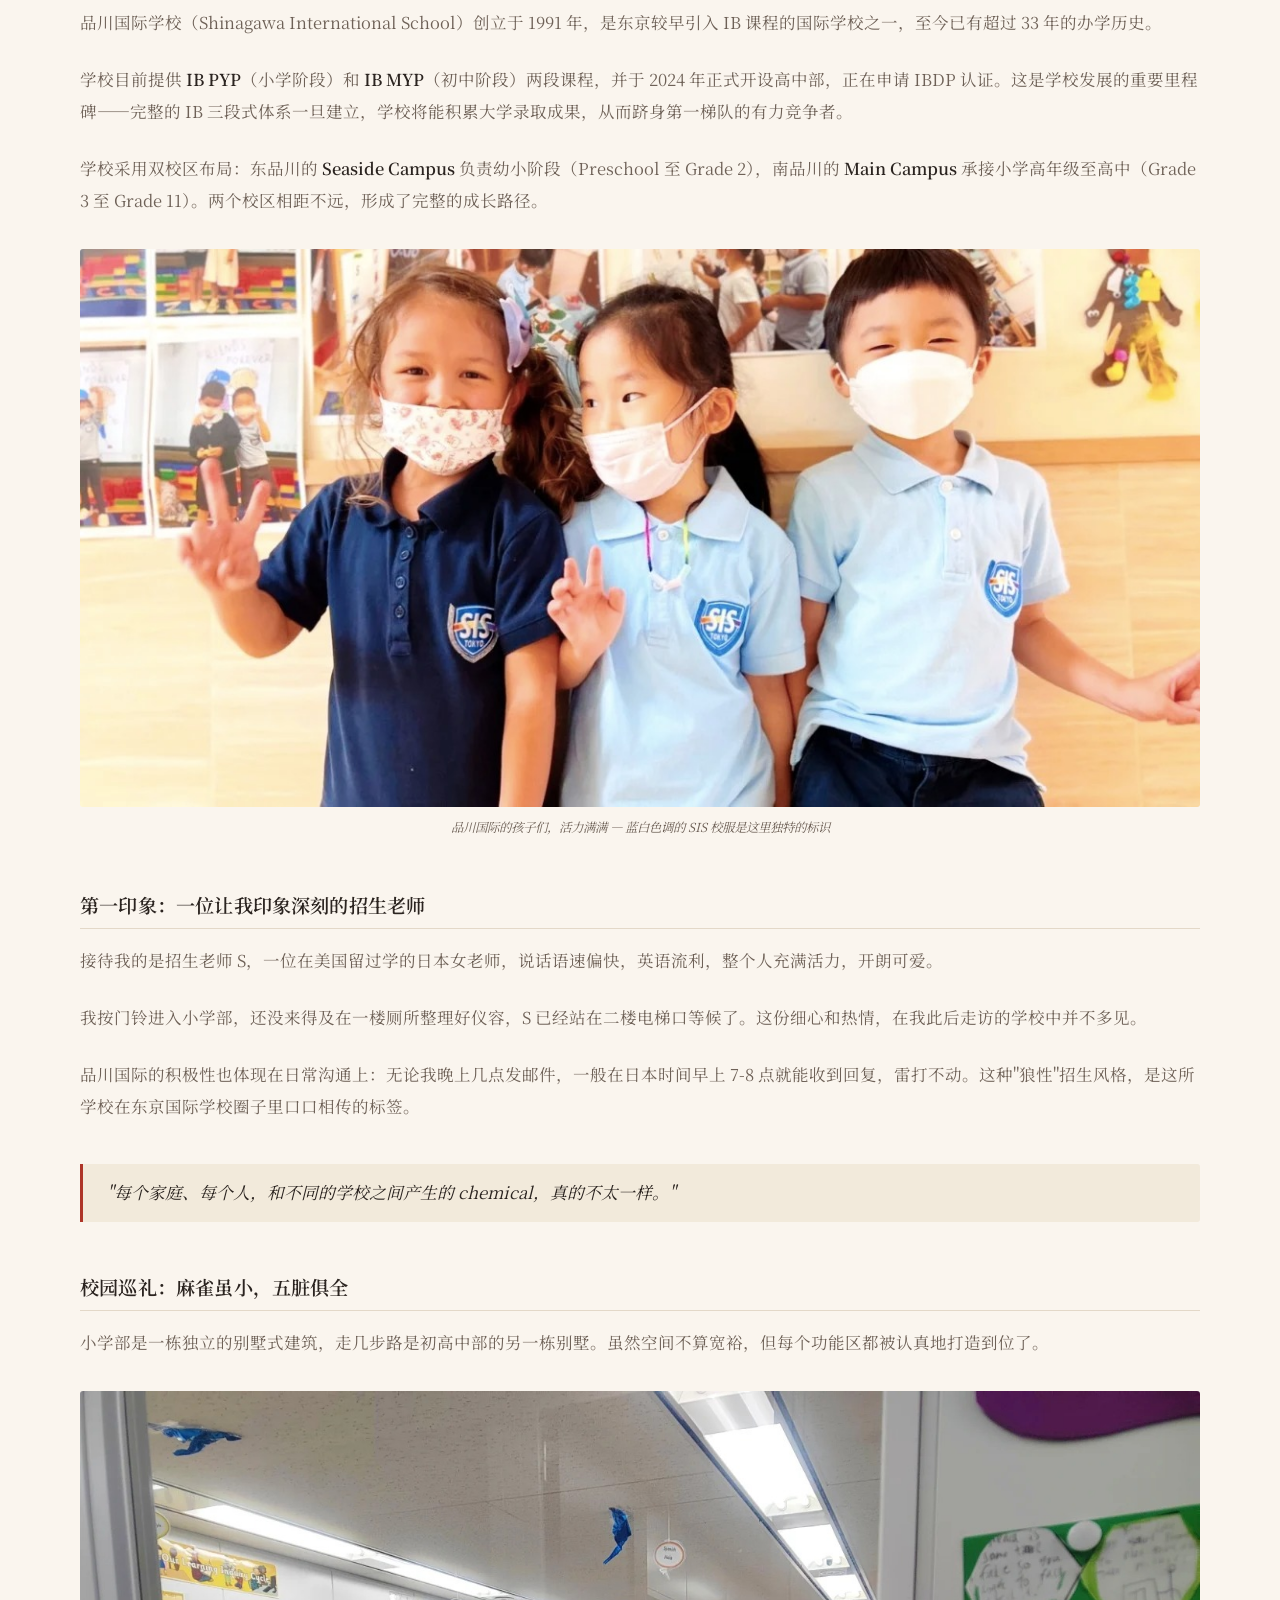
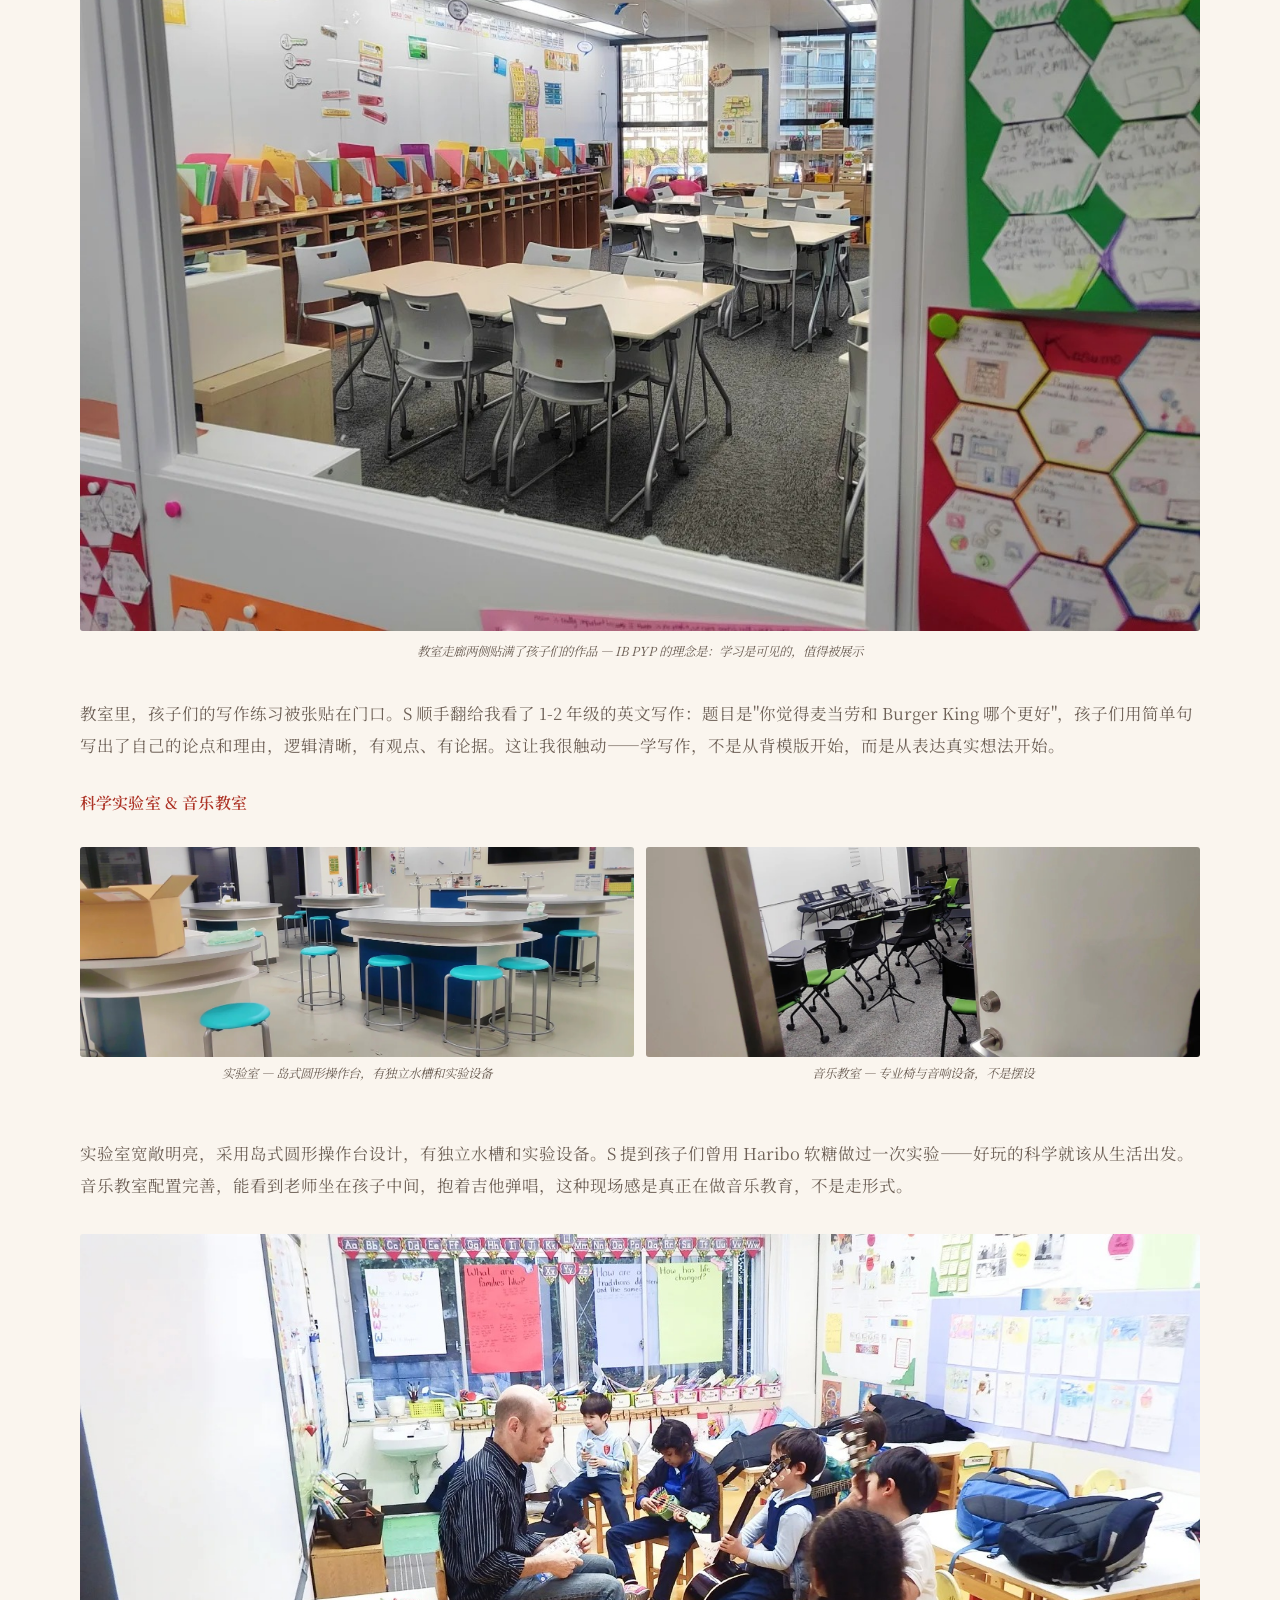
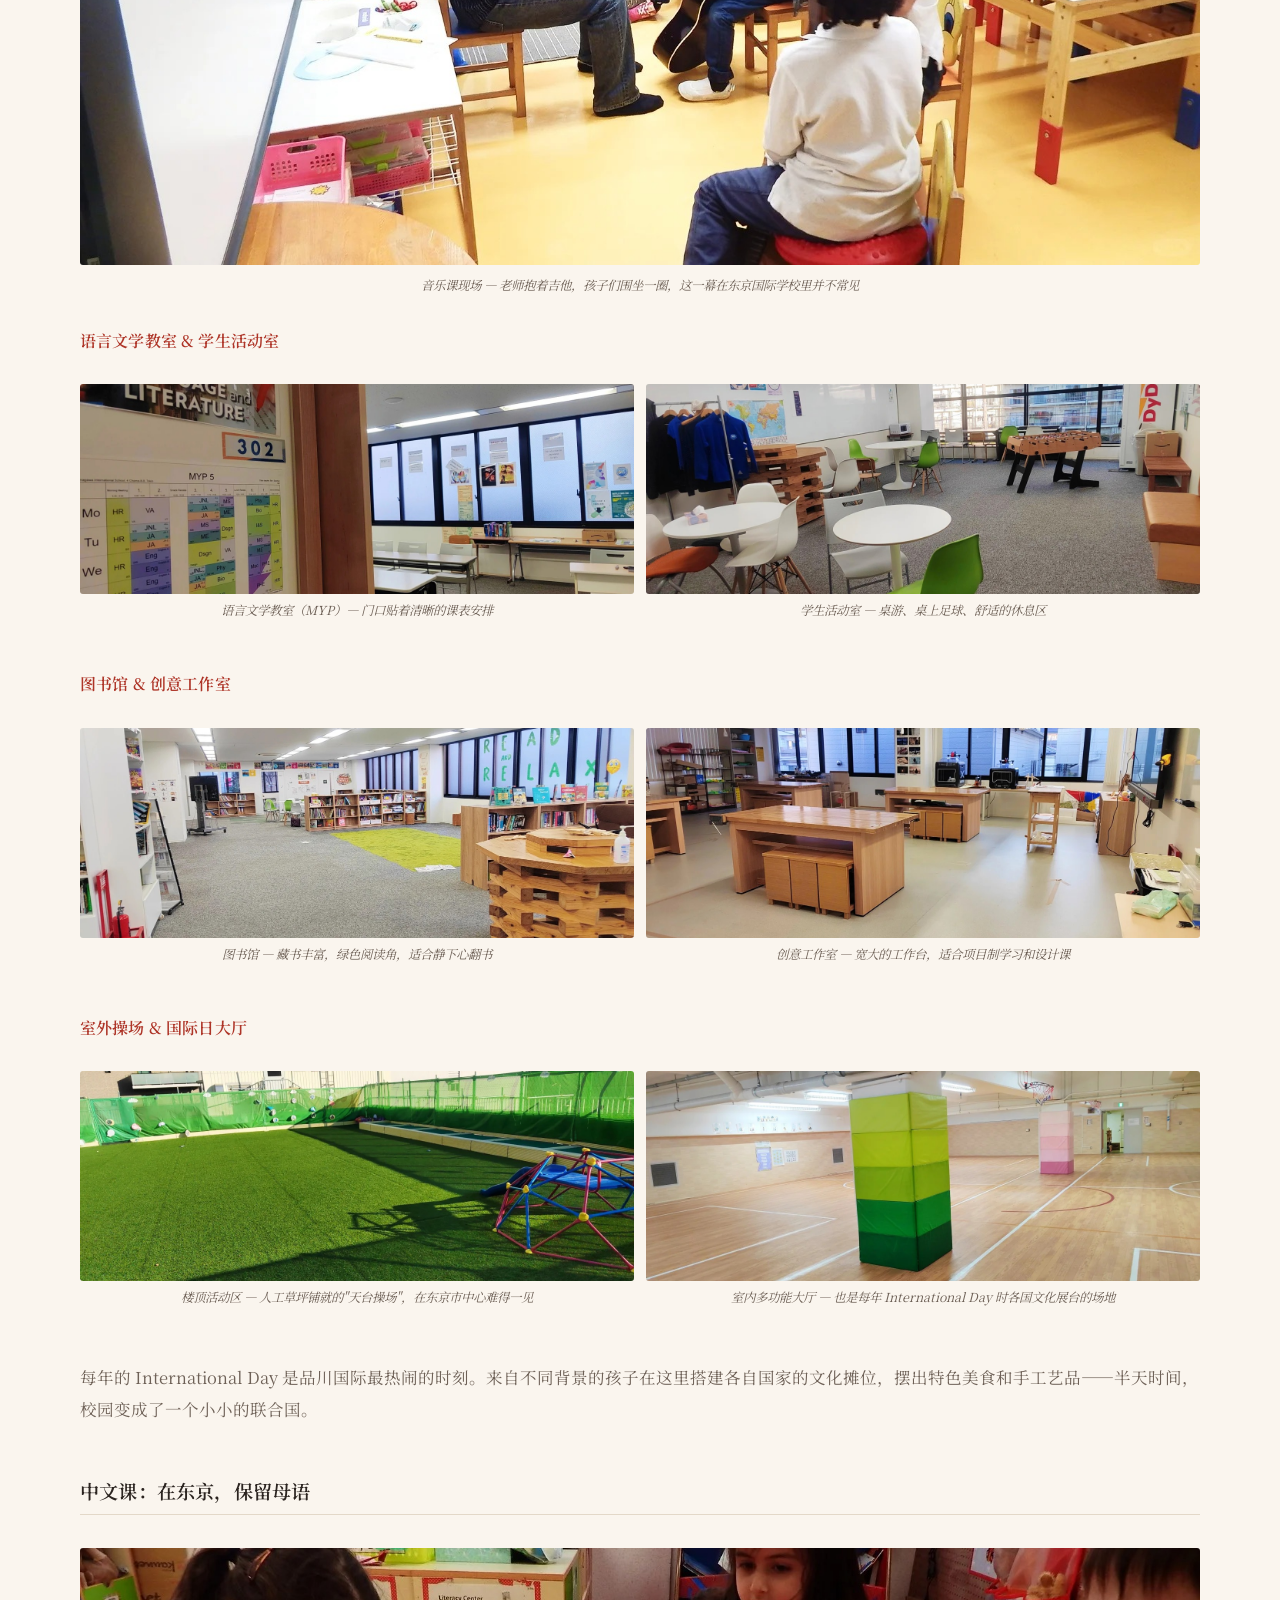
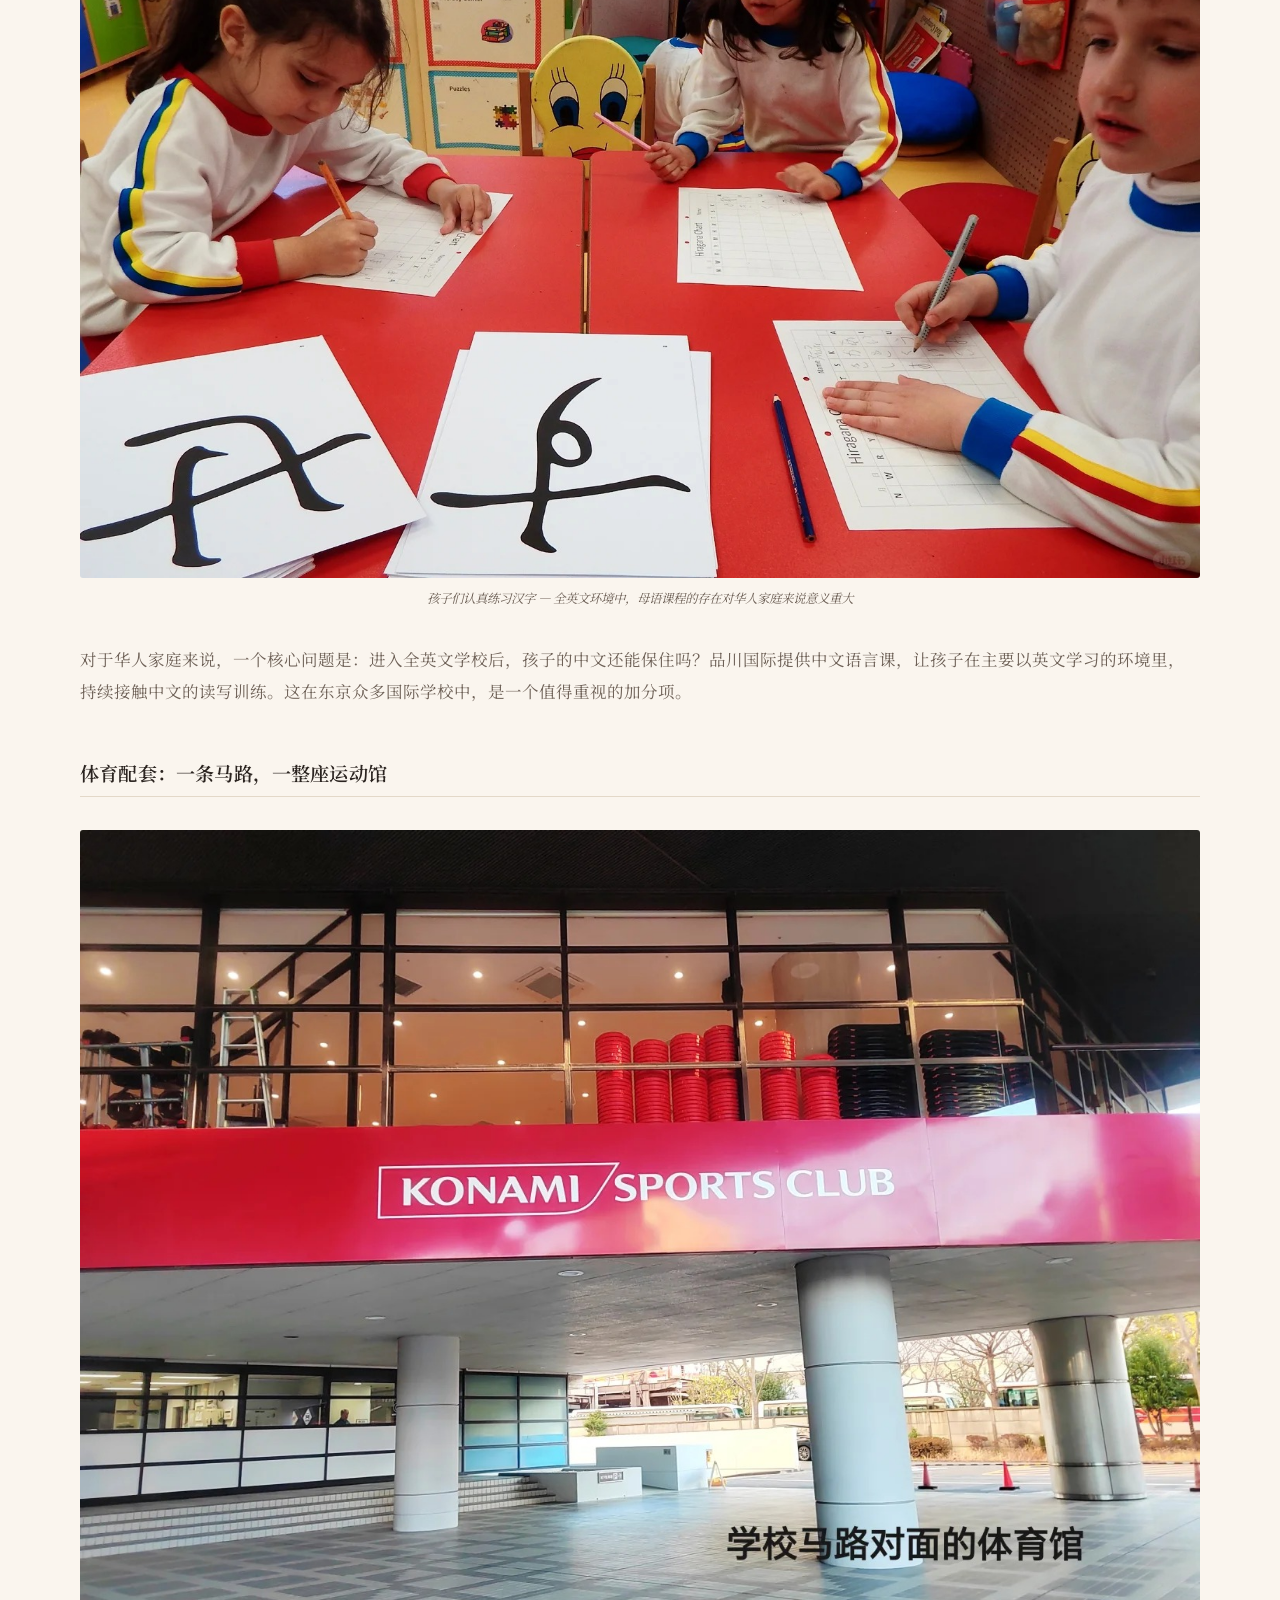
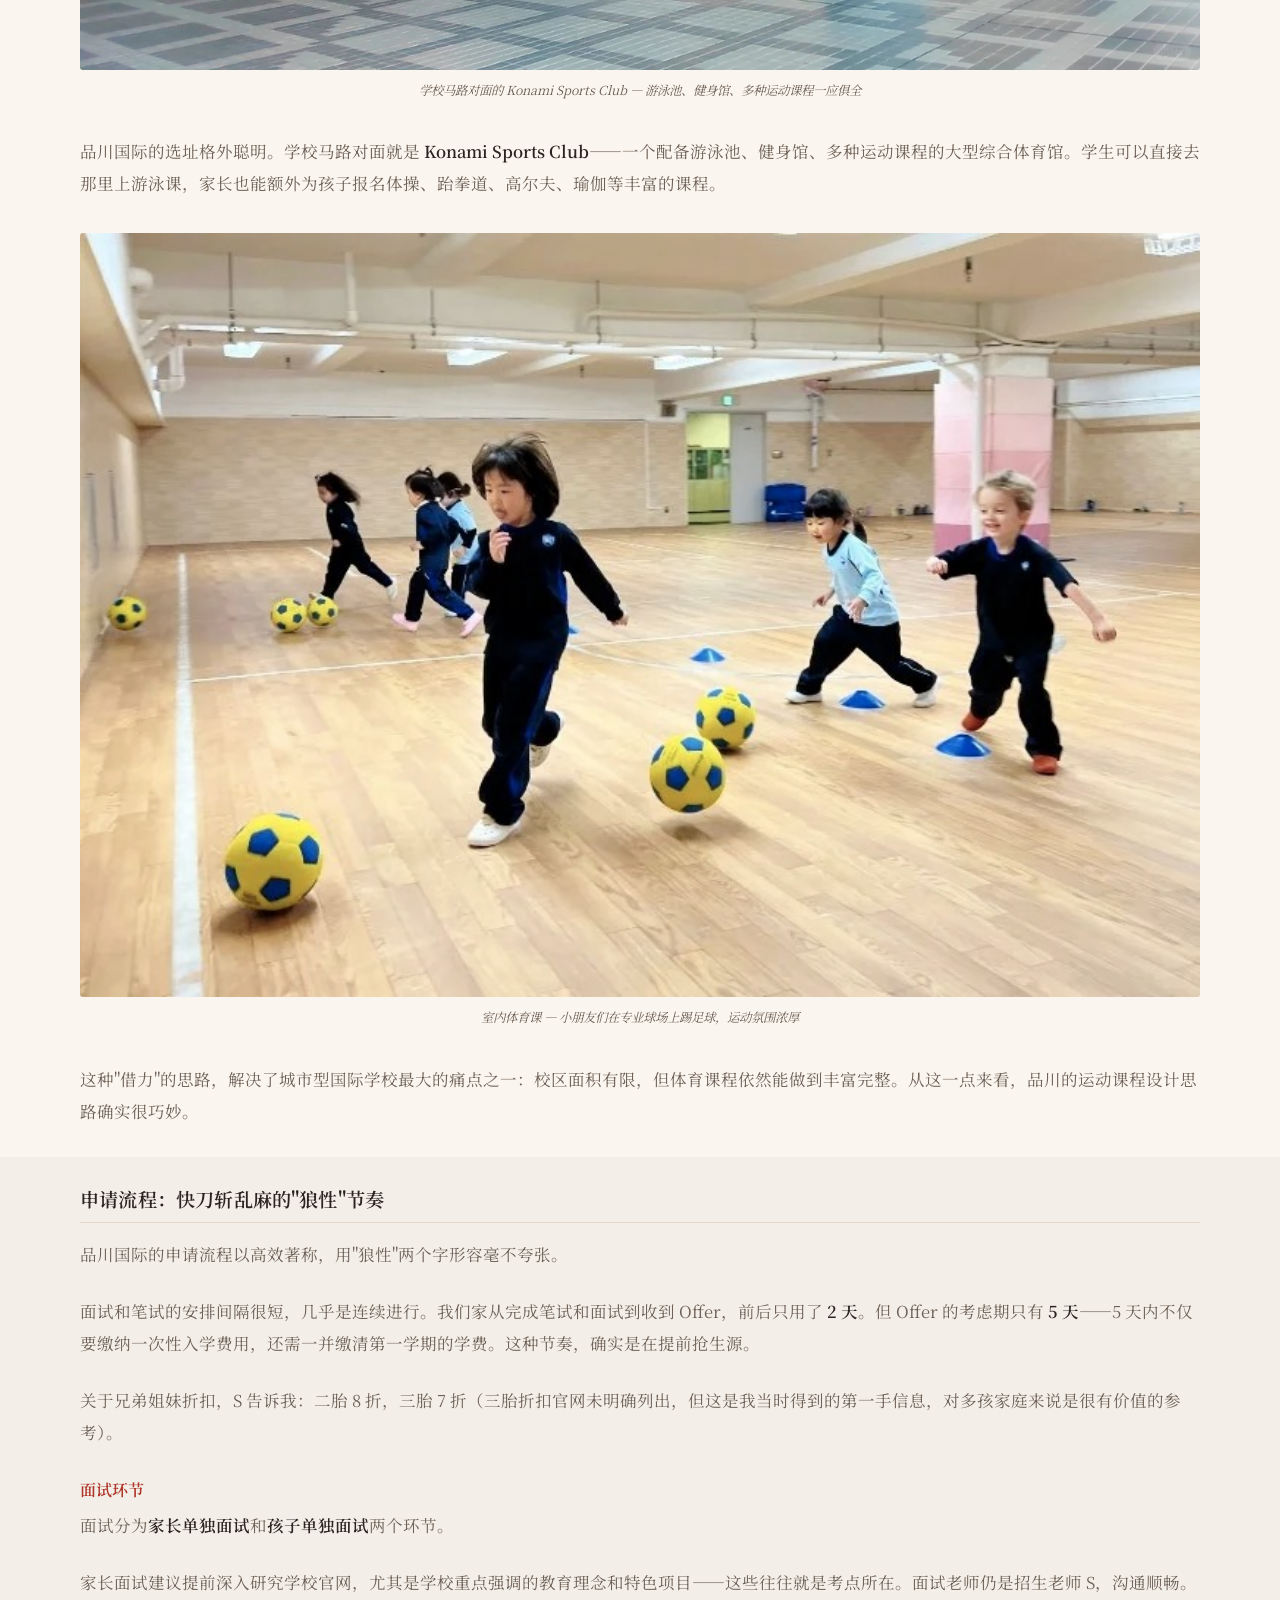
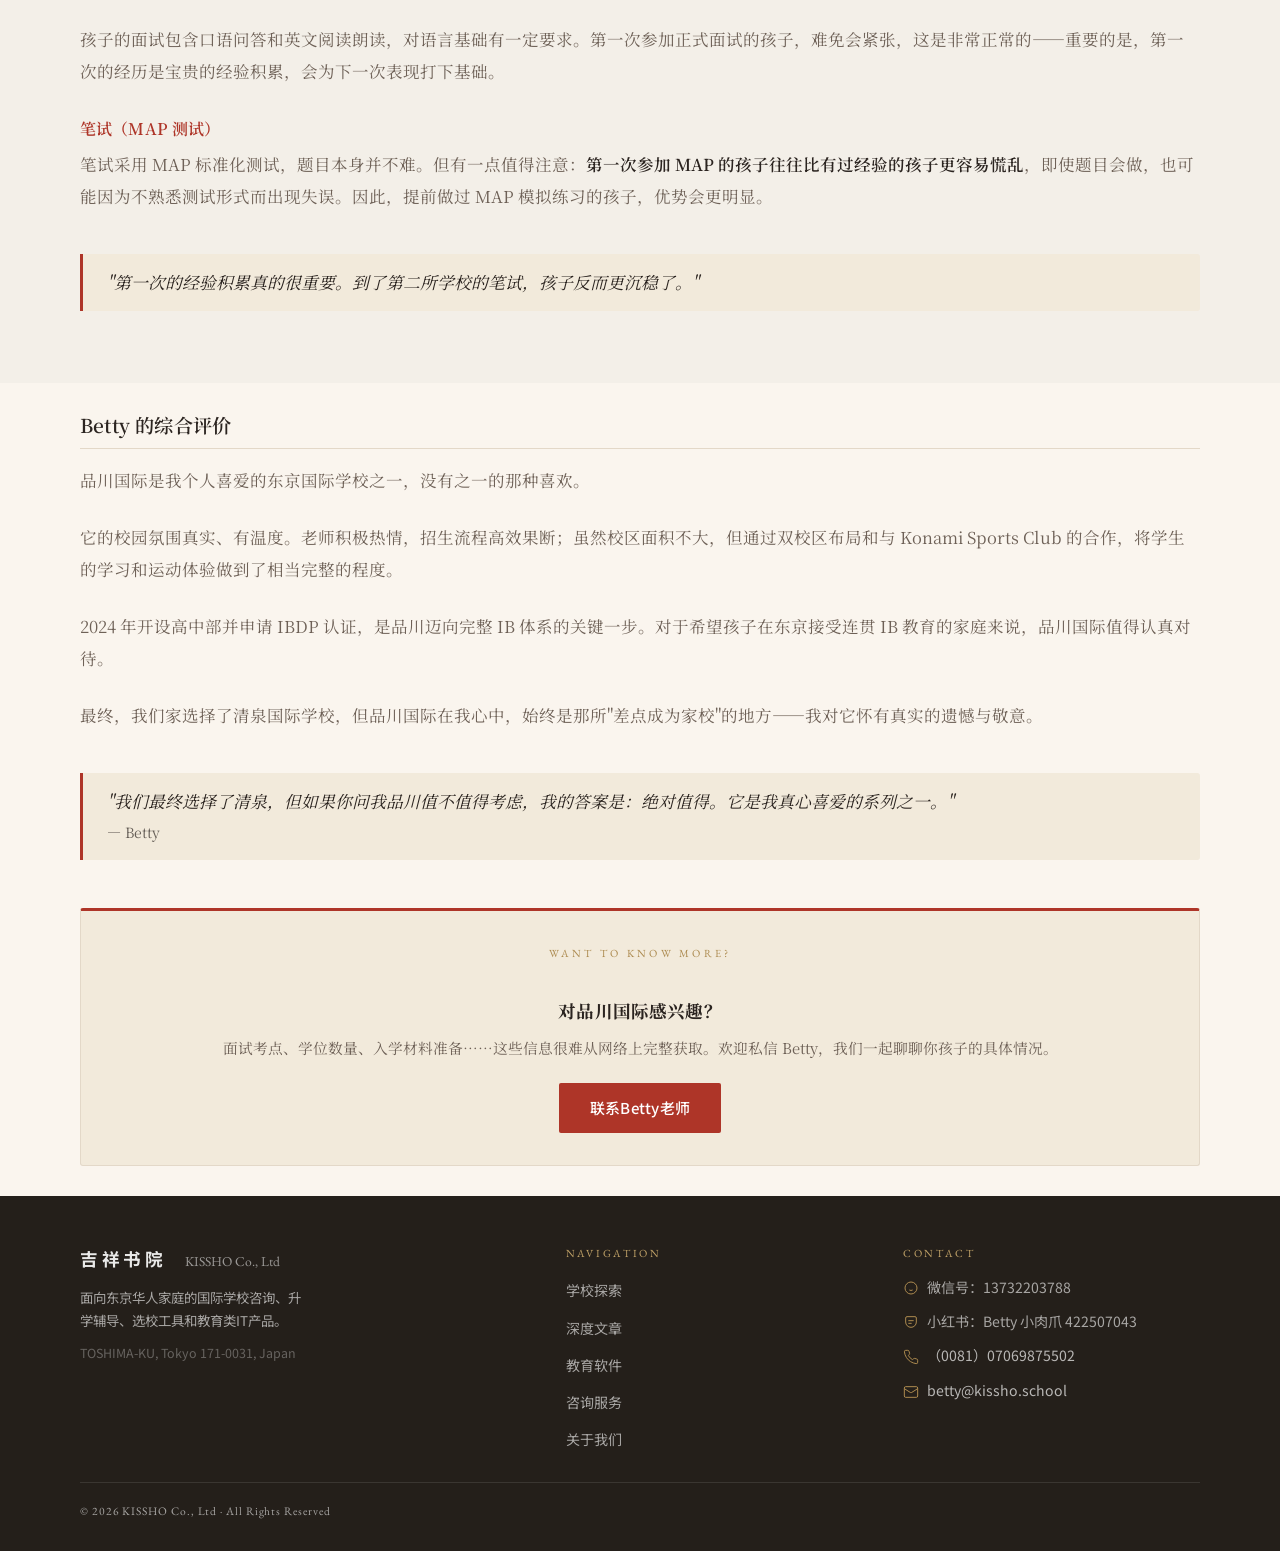
<file: article-shinagawa.html>
<!DOCTYPE html>
<html lang="zh-CN">
<head>
  <meta charset="UTF-8" />
  <meta name="viewport" content="width=device-width, initial-scale=1.0" />
  <title>品川国际学校深度访校记 | KISSHO 吉祥书院</title>
  <meta name="description" content="访遍东京15所国际学校，品川国际是让我最意外的惊喜之一。麻雀虽小，五脏俱全——IB双课程、双校区、马路对面的综合体育馆，加上狼性十足的招生节奏。" />
  <link rel="preconnect" href="https://fonts.googleapis.com">
  <link rel="preconnect" href="https://fonts.gstatic.com" crossorigin>
  <link href="https://fonts.googleapis.com/css2?family=Cormorant+Garamond:ital,wght@0,400;0,500;0,600;1,400&family=EB+Garamond:ital,wght@0,400;0,500;0,600;1,400&family=Noto+Sans+SC:wght@300;400;500;700&family=Noto+Serif+JP:wght@400;600;700&family=Noto+Serif+SC:wght@400;500;600;700&display=swap" rel="stylesheet">
  <link rel="stylesheet" href="style.css?v=floating-message-20260523">
  <link rel="stylesheet" href="redesign.css?v=redesign-20260612">
</head>
<body class="redesign">

  <div class="top-stripe"></div>

  <header class="site-header"></header>

  <main class="article-main">

    <!-- Article Hero -->
    <section class="page-hero">
      <div class="container container--narrow">
        <a class="article-back-link" href="articles.html">
          <svg width="16" height="16" viewBox="0 0 24 24" fill="none" stroke="currentColor" stroke-width="1.8"><path d="M19 12H5M12 5l-7 7 7 7"/></svg>
          返回深度文章
        </a>
        <div class="section-kicker en">School Visit · No.10</div>
        <h1 class="section-title" style="font-size:clamp(1.5rem,4vw,2.1rem);line-height:1.3;">品川国际学校深度访校记</h1>
        <p style="font-size:1.05rem;color:var(--muted);font-style:italic;margin-top:12px;line-height:1.7;">麻雀虽小，五脏俱全 — 访遍 15 所东京国际学校，这是我真心喜欢的几所之一。</p>
        <div class="article-page-meta">
          <span>Betty</span>
          <span>2023 年 1 月访校</span>
          <span>访校记录 · 申请全过程</span>
          <span>东京国际学校系列第 10 篇</span>
        </div>
      </div>
    </section>

    <!-- Cover Image -->
    <div class="article-cover">
      <img loading="eager" fetchpriority="high" decoding="async" src="品川/日本国际学校系列10-品川国际（中）_4_贝蒂星妈_来自小红书网页版.jpg" alt="品川国际学校小学部门口" style="object-position:center 78%;" />
    </div>

    <!-- Article Body -->
    <section class="section">
      <div class="container container--narrow">
        <div class="article-content">

          <!-- Intro -->
          <p>说实话，在访校之前，从网上的攻略来看，品川国际并不是那种名气特别响的名字。在我的选校清单里，它被归类为"保底校"之一。</p>
          <p>但真正踏入校园的那一刻，我改变了看法。</p>
          <p>这段经历让我深刻体会到：网络上的口碑和攻略只是参考，每个家庭和每所学校之间，都有自己独特的"化学反应"。如果条件允许，请务必带着孩子亲自去感受一次。</p>

          <!-- School Facts -->
          <h2>学校基本信息</h2>
          <div class="school-facts-grid">
            <div class="school-fact-item">
              <div class="school-fact-label">School</div>
              <div class="school-fact-value">Shinagawa International School（SIS）</div>
            </div>
            <div class="school-fact-item">
              <div class="school-fact-label">课程体系</div>
              <div class="school-fact-value">IB PYP / MYP（2024 年起开设高中部，申请 DP 中）</div>
            </div>
            <div class="school-fact-item">
              <div class="school-fact-label">年级</div>
              <div class="school-fact-value">Preschool — Grade 11</div>
            </div>
            <div class="school-fact-item">
              <div class="school-fact-label">在校人数</div>
              <div class="school-fact-value">约 400 名（截至 2023 年 9 月）</div>
            </div>
            <div class="school-fact-item">
              <div class="school-fact-label">国际生比例</div>
              <div class="school-fact-value">约 25%</div>
            </div>
            <div class="school-fact-item">
              <div class="school-fact-label">建校年份</div>
              <div class="school-fact-value">1991 年（至今 33 年历史）</div>
            </div>
            <div class="school-fact-item">
              <div class="school-fact-label">校区</div>
              <div class="school-fact-value">Seaside Campus（Preschool-G2）东品川<br>Main Campus（G3-11）南品川</div>
            </div>
            <div class="school-fact-item">
              <div class="school-fact-label">入学方式</div>
              <div class="school-fact-value">入学测试（笔试）+ 面试</div>
            </div>
          </div>

          <!-- School Background -->
          <h2>关于品川国际</h2>
          <p>品川国际学校（Shinagawa International School）创立于 1991 年，是东京较早引入 IB 课程的国际学校之一，至今已有超过 33 年的办学历史。</p>
          <p>学校目前提供 <strong>IB PYP</strong>（小学阶段）和 <strong>IB MYP</strong>（初中阶段）两段课程，并于 2024 年正式开设高中部，正在申请 IBDP 认证。这是学校发展的重要里程碑——完整的 IB 三段式体系一旦建立，学校将能积累大学录取成果，从而跻身第一梯队的有力竞争者。</p>
          <p>学校采用双校区布局：东品川的 <strong>Seaside Campus</strong> 负责幼小阶段（Preschool 至 Grade 2），南品川的 <strong>Main Campus</strong> 承接小学高年级至高中（Grade 3 至 Grade 11）。两个校区相距不远，形成了完整的成长路径。</p>

          <div class="article-img-wrap reveal">
            <img loading="lazy" decoding="async" src="品川/日本国际学校系列10-品川国际（上）_1_贝蒂星妈_来自小红书网页版.jpg" alt="品川国际学校的孩子们" />
            <p class="article-img-caption">品川国际的孩子们，活力满满 — 蓝白色调的 SIS 校服是这里独特的标识</p>
          </div>

          <!-- First Impression -->
          <h2>第一印象：一位让我印象深刻的招生老师</h2>
          <p>接待我的是招生老师 S，一位在美国留过学的日本女老师，说话语速偏快，英语流利，整个人充满活力，开朗可爱。</p>
          <p>我按门铃进入小学部，还没来得及在一楼厕所整理好仪容，S 已经站在二楼电梯口等候了。这份细心和热情，在我此后走访的学校中并不多见。</p>
          <p>品川国际的积极性也体现在日常沟通上：无论我晚上几点发邮件，一般在日本时间早上 7-8 点就能收到回复，雷打不动。这种"狼性"招生风格，是这所学校在东京国际学校圈子里口口相传的标签。</p>

          <div class="article-pullquote">
            "每个家庭、每个人，和不同的学校之间产生的 chemical，真的不太一样。"
          </div>

          <!-- Campus Tour -->
          <h2>校园巡礼：麻雀虽小，五脏俱全</h2>

          <p>小学部是一栋独立的别墅式建筑，走几步路是初高中部的另一栋别墅。虽然空间不算宽裕，但每个功能区都被认真地打造到位了。</p>

          <div class="article-img-wrap reveal">
            <img loading="lazy" decoding="async" src="品川/日本国际学校系列10-品川国际（下）_6_贝蒂星妈_来自小红书网页版.jpg" alt="品川国际小学部教室" />
            <p class="article-img-caption">教室走廊两侧贴满了孩子们的作品 — IB PYP 的理念是：学习是可见的，值得被展示</p>
          </div>

          <p>教室里，孩子们的写作练习被张贴在门口。S 顺手翻给我看了 1-2 年级的英文写作：题目是"你觉得麦当劳和 Burger King 哪个更好"，孩子们用简单句写出了自己的论点和理由，逻辑清晰，有观点、有论据。这让我很触动——学写作，不是从背模版开始，而是从表达真实想法开始。</p>

          <h3>科学实验室 &amp; 音乐教室</h3>

          <div class="article-photo-grid article-photo-grid--2 reveal">
            <div>
              <img loading="lazy" decoding="async" src="品川/日本国际学校系列10-品川国际（上）_6_贝蒂星妈_来自小红书网页版.jpg" alt="品川国际科学实验室" />
              <p class="article-img-caption">实验室 — 岛式圆形操作台，有独立水槽和实验设备</p>
            </div>
            <div>
              <img loading="lazy" decoding="async" src="品川/日本国际学校系列10-品川国际（上）_5_贝蒂星妈_来自小红书网页版.jpg" alt="品川国际音乐教室" />
              <p class="article-img-caption">音乐教室 — 专业椅与音响设备，不是摆设</p>
            </div>
          </div>

          <p>实验室宽敞明亮，采用岛式圆形操作台设计，有独立水槽和实验设备。S 提到孩子们曾用 Haribo 软糖做过一次实验——好玩的科学就该从生活出发。音乐教室配置完善，能看到老师坐在孩子中间，抱着吉他弹唱，这种现场感是真正在做音乐教育，不是走形式。</p>

          <div class="article-img-wrap reveal">
            <img loading="lazy" decoding="async" src="品川/日本国际学校系列10-品川国际（下）_1_贝蒂星妈_来自小红书网页版.jpg" alt="音乐老师与孩子们" />
            <p class="article-img-caption">音乐课现场 — 老师抱着吉他，孩子们围坐一圈，这一幕在东京国际学校里并不常见</p>
          </div>

          <h3>语言文学教室 &amp; 学生活动室</h3>

          <div class="article-photo-grid article-photo-grid--2 reveal">
            <div>
              <img loading="lazy" decoding="async" src="品川/日本国际学校系列10-品川国际（上）_8_贝蒂星妈_来自小红书网页版.jpg" alt="语言文学教室" />
              <p class="article-img-caption">语言文学教室（MYP）— 门口贴着清晰的课表安排</p>
            </div>
            <div>
              <img loading="lazy" decoding="async" src="品川/日本国际学校系列10-品川国际（上）_7_贝蒂星妈_来自小红书网页版.jpg" alt="学生活动室" />
              <p class="article-img-caption">学生活动室 — 桌游、桌上足球、舒适的休息区</p>
            </div>
          </div>

          <h3>图书馆 &amp; 创意工作室</h3>

          <div class="article-photo-grid article-photo-grid--2 reveal">
            <div>
              <img loading="lazy" decoding="async" src="品川/日本国际学校系列10-品川国际（下）_5_贝蒂星妈_来自小红书网页版.jpg" alt="图书馆" />
              <p class="article-img-caption">图书馆 — 藏书丰富，绿色阅读角，适合静下心翻书</p>
            </div>
            <div>
              <img loading="lazy" decoding="async" src="品川/日本国际学校系列10-品川国际（下）_3_贝蒂星妈_来自小红书网页版.jpg" alt="创意工作室" />
              <p class="article-img-caption">创意工作室 — 宽大的工作台，适合项目制学习和设计课</p>
            </div>
          </div>

          <h3>室外操场 &amp; 国际日大厅</h3>

          <div class="article-photo-grid article-photo-grid--2 reveal">
            <div>
              <img loading="lazy" decoding="async" src="品川/日本国际学校系列10-品川国际（中）_3_贝蒂星妈_来自小红书网页版.jpg" alt="楼顶活动区" />
              <p class="article-img-caption">楼顶活动区 — 人工草坪铺就的"天台操场"，在东京市中心难得一见</p>
            </div>
            <div>
              <img loading="lazy" decoding="async" src="品川/日本国际学校系列10-品川国际（中）_2_贝蒂星妈_来自小红书网页版.jpg" alt="室内活动大厅" />
              <p class="article-img-caption">室内多功能大厅 — 也是每年 International Day 时各国文化展台的场地</p>
            </div>
          </div>

          <p>每年的 International Day 是品川国际最热闹的时刻。来自不同背景的孩子在这里搭建各自国家的文化摊位，摆出特色美食和手工艺品——半天时间，校园变成了一个小小的联合国。</p>

          <!-- Chinese Class -->
          <h2>中文课：在东京，保留母语</h2>

          <div class="article-img-wrap reveal">
            <img loading="lazy" decoding="async" src="品川/日本国际学校系列10-品川国际（中）_1_贝蒂星妈_来自小红书网页版.jpg" alt="中文书法课" />
            <p class="article-img-caption">孩子们认真练习汉字 — 全英文环境中，母语课程的存在对华人家庭来说意义重大</p>
          </div>

          <p>对于华人家庭来说，一个核心问题是：进入全英文学校后，孩子的中文还能保住吗？品川国际提供中文语言课，让孩子在主要以英文学习的环境里，持续接触中文的读写训练。这在东京众多国际学校中，是一个值得重视的加分项。</p>

          <!-- Sports -->
          <h2>体育配套：一条马路，一整座运动馆</h2>

          <div class="article-img-wrap reveal">
            <img loading="lazy" decoding="async" src="品川/日本国际学校系列10-品川国际（上）_4_贝蒂星妈_来自小红书网页版.jpg" alt="Konami Sports Club" />
            <p class="article-img-caption">学校马路对面的 Konami Sports Club — 游泳池、健身馆、多种运动课程一应俱全</p>
          </div>

          <p>品川国际的选址格外聪明。学校马路对面就是 <strong>Konami Sports Club</strong>——一个配备游泳池、健身馆、多种运动课程的大型综合体育馆。学生可以直接去那里上游泳课，家长也能额外为孩子报名体操、跆拳道、高尔夫、瑜伽等丰富的课程。</p>

          <div class="article-img-wrap reveal">
            <img loading="lazy" decoding="async" src="品川/日本国际学校系列10-品川国际（上）_2_贝蒂星妈_来自小红书网页版.jpg" alt="孩子们在体育课上踢足球" />
            <p class="article-img-caption">室内体育课 — 小朋友们在专业球场上踢足球，运动氛围浓厚</p>
          </div>

          <p>这种"借力"的思路，解决了城市型国际学校最大的痛点之一：校区面积有限，但体育课程依然能做到丰富完整。从这一点来看，品川的运动课程设计思路确实很巧妙。</p>

        </div>
      </div>
    </section>


    <!-- Application Process -->
    <section class="section section--warm">
      <div class="container container--narrow">
        <div class="article-content">

          <h2>申请流程：快刀斩乱麻的"狼性"节奏</h2>

          <p>品川国际的申请流程以高效著称，用"狼性"两个字形容毫不夸张。</p>
          <p>面试和笔试的安排间隔很短，几乎是连续进行。我们家从完成笔试和面试到收到 Offer，前后只用了 <strong>2 天</strong>。但 Offer 的考虑期只有 <strong>5 天</strong>——5 天内不仅要缴纳一次性入学费用，还需一并缴清第一学期的学费。这种节奏，确实是在提前抢生源。</p>

          <p>关于兄弟姐妹折扣，S 告诉我：二胎 8 折，三胎 7 折（三胎折扣官网未明确列出，但这是我当时得到的第一手信息，对多孩家庭来说是很有价值的参考）。</p>

          <h3>面试环节</h3>
          <p>面试分为<strong>家长单独面试</strong>和<strong>孩子单独面试</strong>两个环节。</p>
          <p>家长面试建议提前深入研究学校官网，尤其是学校重点强调的教育理念和特色项目——这些往往就是考点所在。面试老师仍是招生老师 S，沟通顺畅。</p>
          <p>孩子的面试包含口语问答和英文阅读朗读，对语言基础有一定要求。第一次参加正式面试的孩子，难免会紧张，这是非常正常的——重要的是，第一次的经历是宝贵的经验积累，会为下一次表现打下基础。</p>

          <h3>笔试（MAP 测试）</h3>
          <p>笔试采用 MAP 标准化测试，题目本身并不难。但有一点值得注意：<strong>第一次参加 MAP 的孩子往往比有过经验的孩子更容易慌乱</strong>，即使题目会做，也可能因为不熟悉测试形式而出现失误。因此，提前做过 MAP 模拟练习的孩子，优势会更明显。</p>

          <div class="article-pullquote">
            "第一次的经验积累真的很重要。到了第二所学校的笔试，孩子反而更沉稳了。"
          </div>

        </div>
      </div>
    </section>

    <!-- Betty's Verdict -->
    <section class="section">
      <div class="container container--narrow">
        <div class="article-content">

          <h2>Betty 的综合评价</h2>

          <p>品川国际是我个人喜爱的东京国际学校之一，没有之一的那种喜欢。</p>
          <p>它的校园氛围真实、有温度。老师积极热情，招生流程高效果断；虽然校区面积不大，但通过双校区布局和与 Konami Sports Club 的合作，将学生的学习和运动体验做到了相当完整的程度。</p>
          <p>2024 年开设高中部并申请 IBDP 认证，是品川迈向完整 IB 体系的关键一步。对于希望孩子在东京接受连贯 IB 教育的家庭来说，品川国际值得认真对待。</p>
          <p>最终，我们家选择了清泉国际学校，但品川国际在我心中，始终是那所"差点成为家校"的地方——我对它怀有真实的遗憾与敬意。</p>

          <div class="article-pullquote">
            "我们最终选择了清泉，但如果你问我品川值不值得考虑，我的答案是：绝对值得。它是我真心喜爱的系列之一。"<br>
            <span style="font-size:0.88rem;opacity:0.7;font-style:normal;">— Betty</span>
          </div>

          <!-- CTA -->
          <div class="article-cta-box reveal">
            <div class="section-kicker en" style="margin-bottom:12px;">Want to know more?</div>
            <h3 style="font-size:1.1rem;font-weight:700;margin-bottom:12px;">对品川国际感兴趣？</h3>
            <p style="font-size:0.92rem;">面试考点、学位数量、入学材料准备……这些信息很难从网络上完整获取。欢迎私信 Betty，我们一起聊聊你孩子的具体情况。</p>
            <a class="btn btn-primary" href="contact.html">联系Betty老师</a>
          </div>

        </div>
      </div>
    </section>

  </main>

  <footer class="site-footer"></footer>

  <script src="page-content.js"></script>
  <script src="script.js?v=floating-message-20260523"></script>
</body>
</html>
</file>
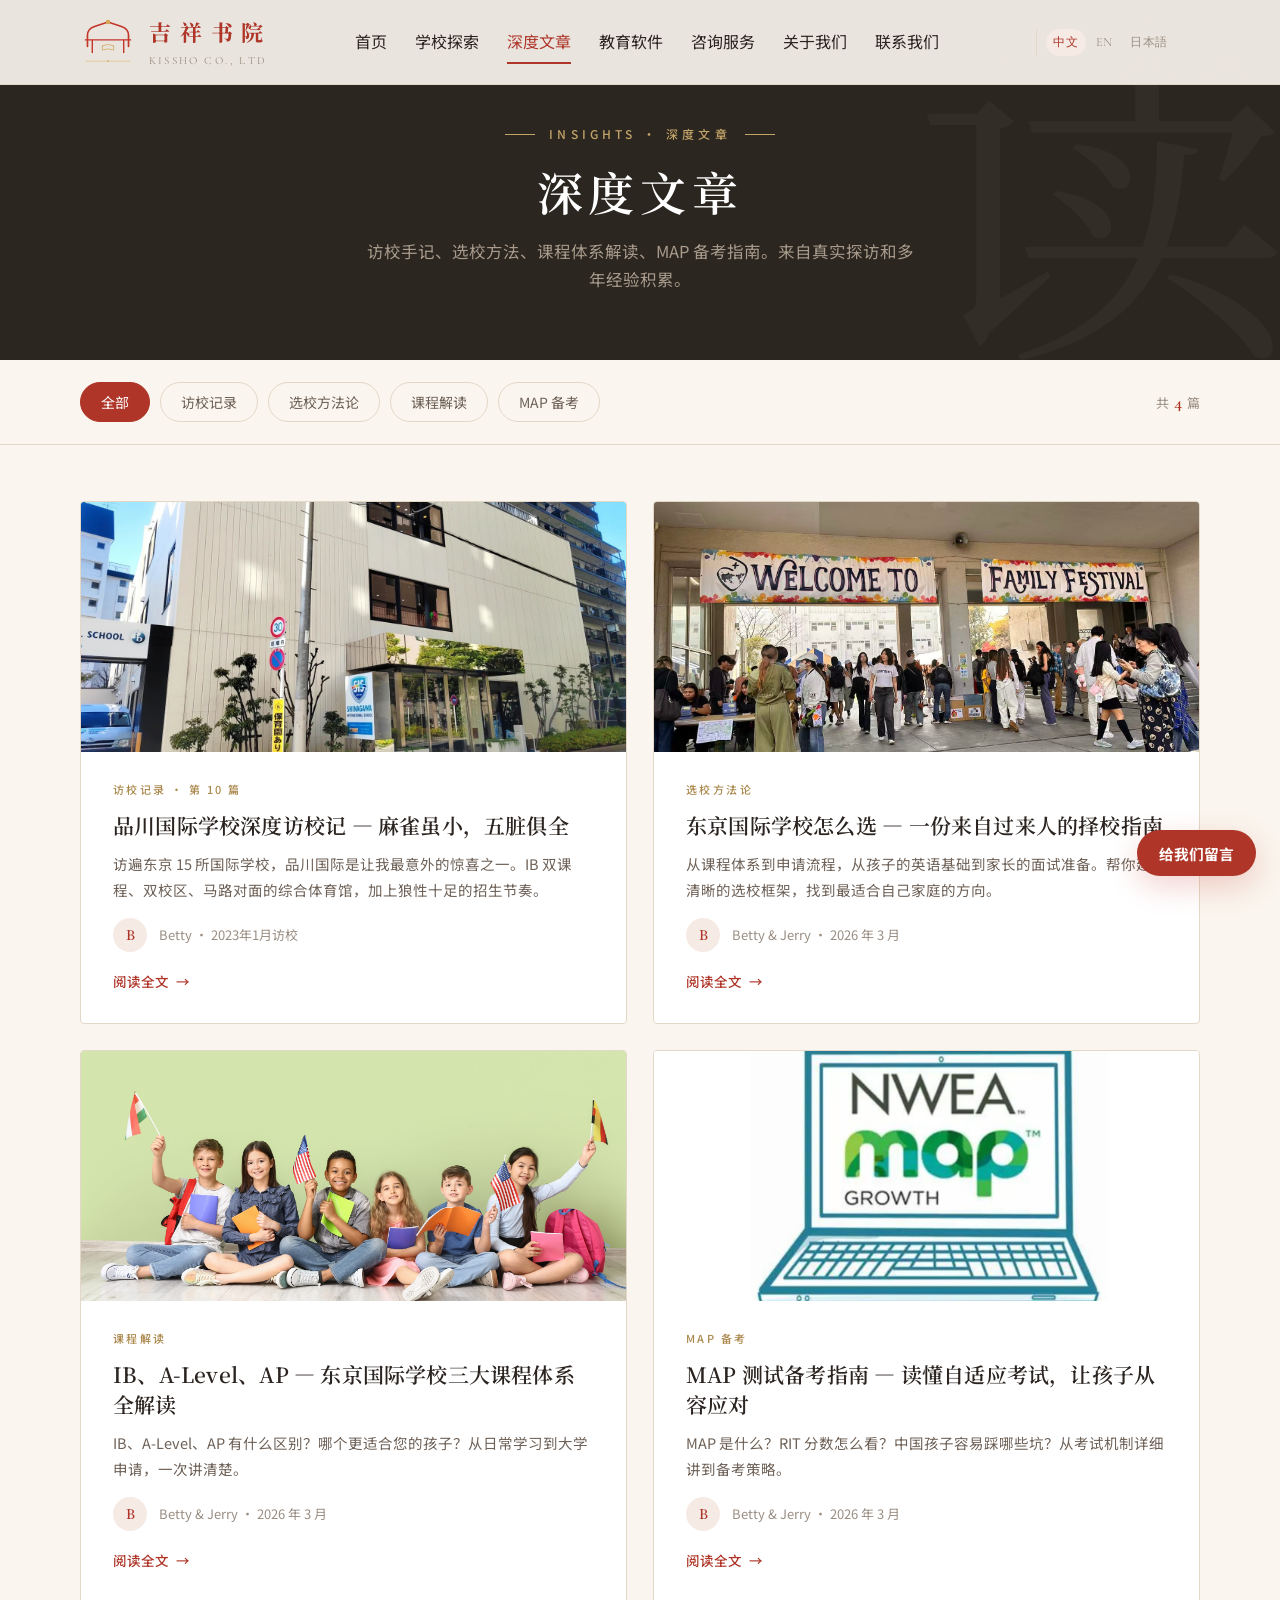
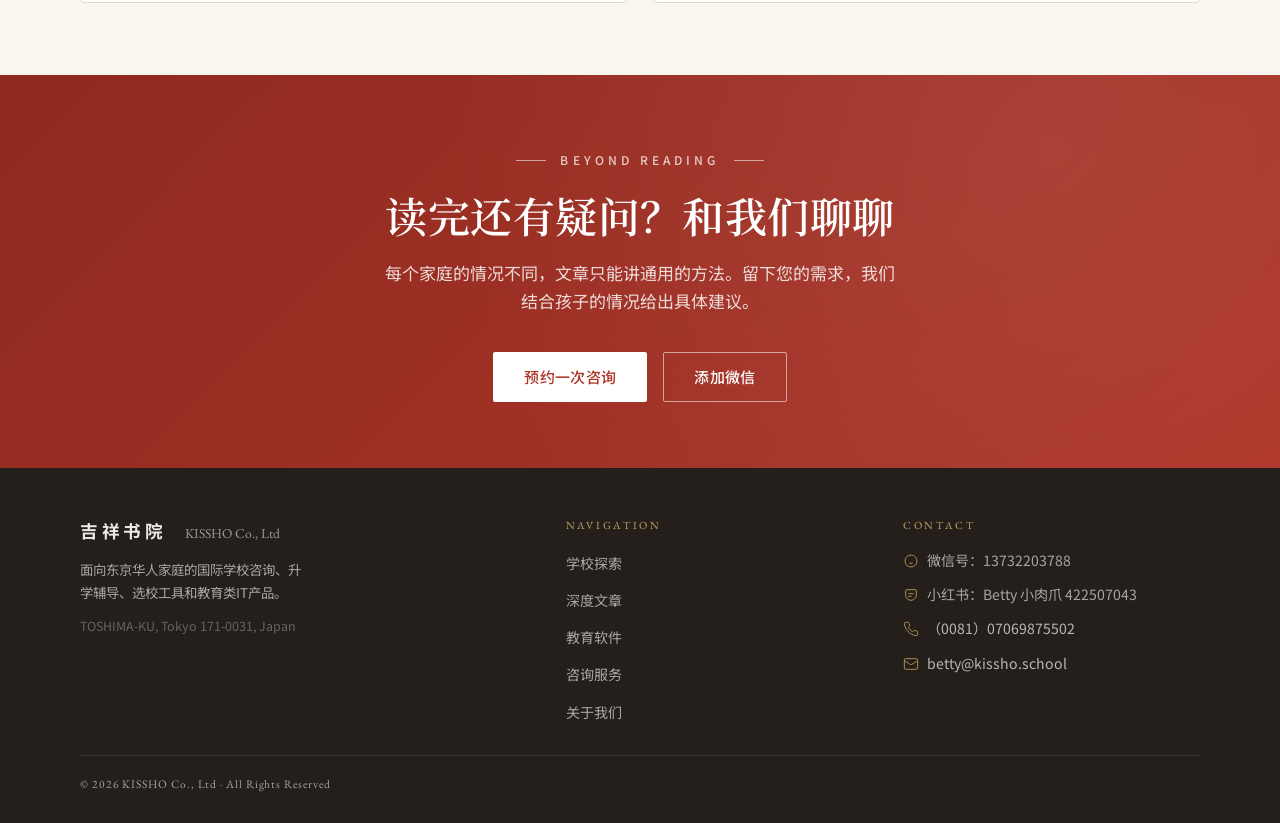
<file: articles.html>
<!DOCTYPE html>
<html lang="zh-CN">
<head>
  <meta charset="UTF-8" />
  <meta name="viewport" content="width=device-width, initial-scale=1.0" />
  <title
    data-i18n-zh="深度文章 | KISSHO 吉祥书院"
    data-i18n-en="Insights | KISSHO"
    data-i18n-ja="記事 | KISSHO"
  >深度文章 | KISSHO 吉祥书院</title>
  <meta
    name="description"
    content="东京国际学校访校记录、选校方法论、课程体系解读、MAP备考指南。来自真实探访的一手深度内容。"
    data-i18n-attr="content"
    data-i18n-zh="东京国际学校访校记录、选校方法论、课程体系解读、MAP备考指南。来自真实探访的一手深度内容。"
    data-i18n-en="School visit notes, admissions methodology, curriculum guides, and MAP prep for Tokyo international schools."
    data-i18n-ja="東京のインターナショナルスクール訪問記、選校方法論、カリキュラム解説、MAP対策をまとめた記事一覧です。"
  />
  <link rel="preconnect" href="https://fonts.googleapis.com">
  <link rel="preconnect" href="https://fonts.gstatic.com" crossorigin>
  <link href="https://fonts.googleapis.com/css2?family=Cormorant+Garamond:ital,wght@0,400;0,500;0,600;1,400&family=EB+Garamond:ital,wght@0,400;0,500;0,600;1,400&family=Noto+Sans+SC:wght@300;400;500;700&family=Noto+Serif+JP:wght@400;600;700&family=Noto+Serif+SC:wght@400;500;600;700&display=swap" rel="stylesheet">
  <link rel="stylesheet" href="style.css?v=floating-message-20260523">
  <link rel="stylesheet" href="redesign.css?v=redesign-20260612">
</head>
<body class="redesign">

  <div class="top-stripe"></div>

  <header class="site-header"></header>

  <main>

    <section class="page-hero" data-watermark="读">
      <div class="container">
        <span class="eyebrow center" data-i18n-zh="Insights · 深度文章" data-i18n-en="Insights" data-i18n-ja="Insights · 記事">Insights · 深度文章</span>
        <h1 data-i18n="articles.title">深度文章</h1>
        <p class="lead" data-i18n="articles.desc">访校手记、选校方法、课程体系解读、MAP 备考指南。来自真实探访和多年经验积累。</p>
      </div>
    </section>

    <section class="cats">
      <div class="container">
        <button class="chip on" data-category="all" data-i18n="articles.filter.all">全部</button>
        <button class="chip" data-category="visit" data-i18n="articles.filter.visit">访校记录</button>
        <button class="chip" data-category="method" data-i18n="articles.filter.method">选校方法论</button>
        <button class="chip" data-category="curriculum" data-i18n="articles.filter.curriculum">课程解读</button>
        <button class="chip" data-category="map" data-i18n="articles.filter.map">MAP 备考</button>
        <span class="n"><span data-i18n-zh="共" data-i18n-en="" data-i18n-ja="全">共</span> <b id="cat-count">4</b> <span data-i18n-zh="篇" data-i18n-en="articles" data-i18n-ja="記事">篇</span></span>
      </div>
    </section>

    <section class="articles">
      <div class="container">
        <div class="art-grid" id="grid">

          <a class="art" href="article-shinagawa.html" data-category="visit">
            <div class="ph"><img loading="lazy" decoding="async" src="品川/日本国际学校系列10-品川国际（中）_4_贝蒂星妈_来自小红书网页版.jpg" alt="品川国际学校" /></div>
            <div class="body">
              <span class="cat" data-i18n-zh="访校记录 · 第 10 篇" data-i18n-en="School Visit · No.10" data-i18n-ja="学校訪問 · 第10回">访校记录 · 第 10 篇</span>
              <h3 data-i18n="articles.card1.title">品川国际学校深度访校记 — 麻雀虽小，五脏俱全</h3>
              <p data-i18n="articles.card1.excerpt">访遍东京 15 所国际学校，品川国际是让我最意外的惊喜之一。IB 双课程、双校区、马路对面的综合体育馆，加上狼性十足的招生节奏。</p>
              <div class="byline"><span class="ava">B</span><span data-i18n="articles.card1.date">Betty · 2023年1月访校</span></div>
              <span class="read"><span data-i18n-zh="阅读全文" data-i18n-en="Read more" data-i18n-ja="続きを読む">阅读全文</span> <span class="arrow">→</span></span>
            </div>
          </a>

          <a class="art" href="article-school-selection.html" data-category="method">
            <div class="ph"><img loading="lazy" decoding="async" src="图片/选校 走进校园.jpg" alt="东京国际学校选校指南" /></div>
            <div class="body">
              <span class="cat" data-i18n-zh="选校方法论" data-i18n-en="Methodology" data-i18n-ja="選校方法論">选校方法论</span>
              <h3 data-i18n="articles.card2.title">东京国际学校怎么选 — 一份来自过来人的择校指南</h3>
              <p data-i18n="articles.card2.excerpt">从课程体系到申请流程，从孩子的英语基础到家长的面试准备。帮你建立清晰的选校框架，找到最适合自己家庭的方向。</p>
              <div class="byline"><span class="ava">B</span><span data-i18n="articles.card2.date">Betty & Jerry · 2026 年 3 月</span></div>
              <span class="read"><span data-i18n-zh="阅读全文" data-i18n-en="Read more" data-i18n-ja="続きを読む">阅读全文</span> <span class="arrow">→</span></span>
            </div>
          </a>

          <a class="art" href="article-curriculum-guide.html" data-category="curriculum">
            <div class="ph"><img loading="lazy" decoding="async" src="图片/3 封面.jpg" alt="IB A-Level AP 课程体系" /></div>
            <div class="body">
              <span class="cat" data-i18n-zh="课程解读" data-i18n-en="Curriculum" data-i18n-ja="カリキュラム解説">课程解读</span>
              <h3 data-i18n="articles.card3.title">IB、A-Level、AP — 东京国际学校三大课程体系全解读</h3>
              <p data-i18n="articles.card3.excerpt">IB、A-Level、AP 有什么区别？哪个更适合您的孩子？从日常学习到大学申请，一次讲清楚。</p>
              <div class="byline"><span class="ava">B</span><span data-i18n="articles.card3.date">Betty & Jerry · 2026 年 3 月</span></div>
              <span class="read"><span data-i18n-zh="阅读全文" data-i18n-en="Read more" data-i18n-ja="続きを読む">阅读全文</span> <span class="arrow">→</span></span>
            </div>
          </a>

          <a class="art" href="article-map-guide.html" data-category="map">
            <div class="ph"><img loading="lazy" decoding="async" src="图片/4 封面.png" alt="MAP 测试备考指南" /></div>
            <div class="body">
              <span class="cat" data-i18n-zh="MAP 备考" data-i18n-en="MAP Prep" data-i18n-ja="MAP対策">MAP 备考</span>
              <h3 data-i18n="articles.card4.title">MAP 测试备考指南 — 读懂自适应考试，让孩子从容应对</h3>
              <p data-i18n="articles.card4.excerpt">MAP 是什么？RIT 分数怎么看？中国孩子容易踩哪些坑？从考试机制详细讲到备考策略。</p>
              <div class="byline"><span class="ava">B</span><span data-i18n="articles.card4.date">Betty & Jerry · 2026 年 3 月</span></div>
              <span class="read"><span data-i18n-zh="阅读全文" data-i18n-en="Read more" data-i18n-ja="続きを読む">阅读全文</span> <span class="arrow">→</span></span>
            </div>
          </a>

          <div class="empty" id="empty" style="display:none;" data-i18n-zh="该分类下暂时没有文章，新内容正在路上。" data-i18n-en="No articles in this category yet — new content is on the way." data-i18n-ja="このカテゴリの記事はまだありません。新しい内容を準備中です。">该分类下暂时没有文章，新内容正在路上。</div>
        </div>
      </div>
    </section>

    <!-- CTA -->
    <section class="cta" id="cta">
      <div class="container inner">
        <span class="eyebrow center">Beyond Reading</span>
        <h2 data-i18n-zh="读完还有疑问？和我们聊聊" data-i18n-en="Still have questions? Let's talk" data-i18n-ja="読んで気になったら、ご相談ください">读完还有疑问？和我们聊聊</h2>
        <p data-i18n-zh="每个家庭的情况不同，文章只能讲通用的方法。留下您的需求，我们结合孩子的情况给出具体建议。" data-i18n-en="Every family is different, and articles can only cover the general approach. Tell us about your child and we'll give specific advice." data-i18n-ja="ご家庭ごとに状況は異なり、記事では一般的な方法しかお伝えできません。お子さまの状況に合わせて具体的にご提案します。">每个家庭的情况不同，文章只能讲通用的方法。留下您的需求，我们结合孩子的情况给出具体建议。</p>
        <div class="cta-row">
          <a class="btn btn-primary" href="services.html" data-i18n-zh="预约一次咨询" data-i18n-en="Book a Consultation" data-i18n-ja="相談を予約する">预约一次咨询</a>
          <a class="btn btn-ghost-light" href="contact.html" data-i18n-zh="添加微信" data-i18n-en="Add us on WeChat" data-i18n-ja="WeChatを追加">添加微信</a>
        </div>
      </div>
    </section>

  </main>

  <footer class="site-footer"></footer>

  <script src="script.js?v=floating-message-20260523"></script>
  <script>
    (function() {
      var chips = [].slice.call(document.querySelectorAll('.cats .chip'));
      var cards = [].slice.call(document.querySelectorAll('#grid .art'));
      var empty = document.getElementById('empty');
      var count = document.getElementById('cat-count');
      function apply(category) {
        var shown = 0;
        cards.forEach(function(card) {
          var ok = category === 'all' || card.getAttribute('data-category') === category;
          card.style.display = ok ? '' : 'none';
          if (ok) shown++;
        });
        if (empty) empty.style.display = shown ? 'none' : '';
        if (count) count.textContent = shown;
      }
      chips.forEach(function(chip) {
        chip.addEventListener('click', function() {
          chips.forEach(function(c) { c.classList.toggle('on', c === chip); });
          apply(chip.getAttribute('data-category') || 'all');
        });
      });
      apply('all');
    })();
  </script>
</body>
</html>
</file>
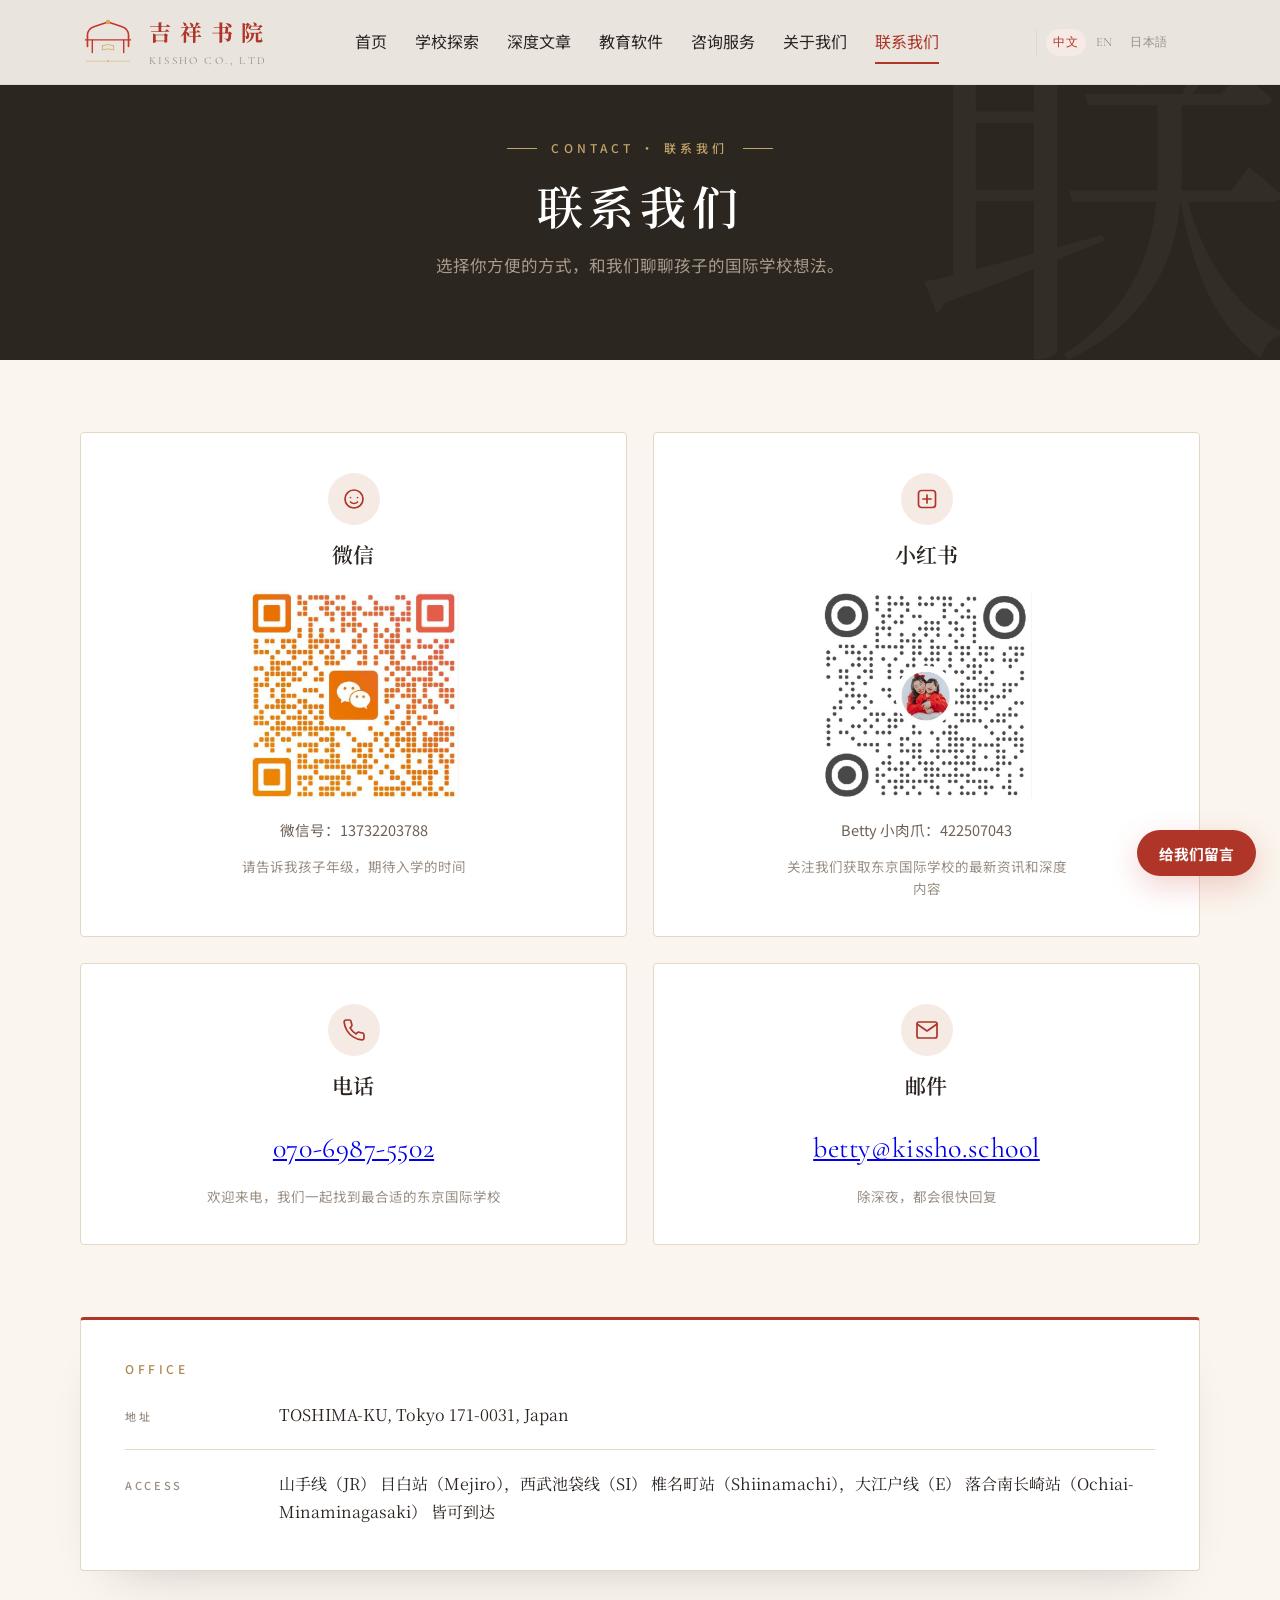
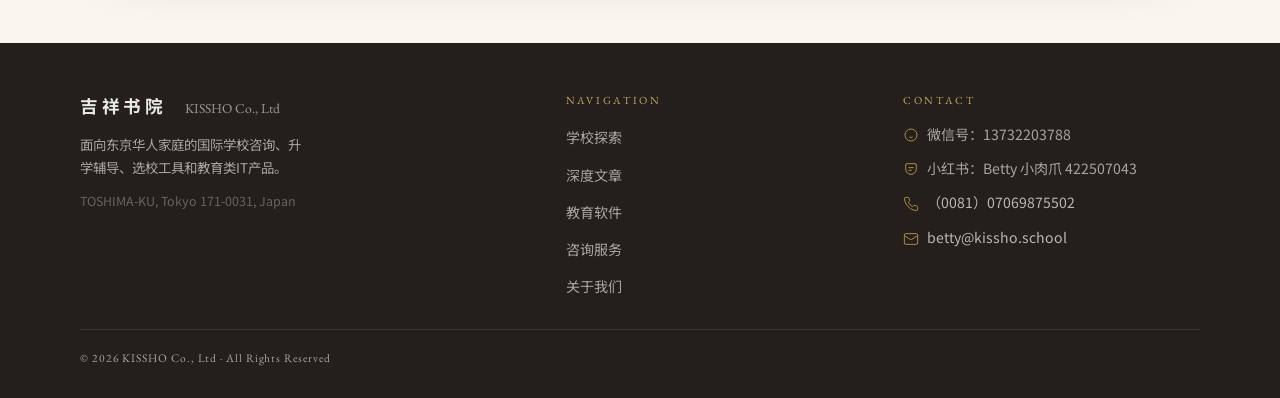
<file: contact.html>
<!DOCTYPE html>
<html lang="zh-CN">
<head>
  <meta charset="UTF-8" />
  <meta name="viewport" content="width=device-width, initial-scale=1.0" />
  <title
    data-i18n-zh="联系我们 | KISSHO 吉祥书院"
    data-i18n-en="Contact | KISSHO"
    data-i18n-ja="お問い合わせ | KISSHO"
  >联系我们 | KISSHO 吉祥书院</title>
  <meta
    name="description"
    content="通过微信、小红书、电话或邮件联系吉祥书院，开始您的东京国际学校咨询。"
    data-i18n-attr="content"
    data-i18n-zh="通过微信、小红书、电话或邮件联系吉祥书院，开始您的东京国际学校咨询。"
    data-i18n-en="Reach KISSHO via WeChat, Xiaohongshu, phone, or email to start your Tokyo international school consultation."
    data-i18n-ja="WeChat、電話、メールなどから KISSHO に連絡し、東京のインターナショナルスクール相談を始められます。"
  />
  <link rel="preconnect" href="https://fonts.googleapis.com">
  <link rel="preconnect" href="https://fonts.gstatic.com" crossorigin>
  <link href="https://fonts.googleapis.com/css2?family=Cormorant+Garamond:ital,wght@0,400;0,500;0,600;1,400&family=EB+Garamond:ital,wght@0,400;0,500;0,600;1,400&family=Noto+Sans+SC:wght@300;400;500;700&family=Noto+Serif+JP:wght@400;600;700&family=Noto+Serif+SC:wght@400;500;600;700&display=swap" rel="stylesheet">
  <link rel="stylesheet" href="style.css?v=floating-message-20260523">
  <link rel="stylesheet" href="redesign.css?v=redesign-20260612">
</head>
<body class="redesign">

  <div class="top-stripe"></div>

  <header class="site-header"></header>

  <main>

    <section class="page-hero" data-watermark="联">
      <div class="container">
        <span class="eyebrow center" data-i18n-zh="Contact · 联系我们" data-i18n-en="Contact" data-i18n-ja="Contact · お問い合わせ">Contact · 联系我们</span>
        <h1 data-letterspace data-i18n="contact.title">联系我们</h1>
        <p class="lead" data-i18n="contact.desc">选择你方便的方式，和我们聊聊孩子的国际学校想法。</p>
      </div>
    </section>

    <section class="contact">
      <div class="container">
        <div class="c-grid">

          <div class="ccard contact-channel--wechat">
            <div class="ic"><svg viewBox="0 0 24 24"><circle cx="12" cy="12" r="9" /><path d="M8.5 10.5h.01M15.5 10.5h.01" /><path d="M8.5 15c1 1 2.2 1.5 3.5 1.5s2.5-.5 3.5-1.5" /></svg></div>
            <h3 data-i18n="contact.wechat.name">微信</h3>
            <div class="qr"><img loading="lazy" decoding="async" src="图片/微信.jpg" alt="微信二维码" /></div>
            <div class="acc-id" data-i18n="contact.wechat.number">微信号：13732203788</div>
            <p class="note" data-i18n="contact.wechat.hint">请告诉我孩子年级，期待入学的时间</p>
          </div>

          <div class="ccard contact-channel--xhs">
            <div class="ic"><svg viewBox="0 0 24 24"><rect x="3.5" y="3.5" width="17" height="17" rx="3" /><path d="M8 12h8M12 8v8" /></svg></div>
            <h3 data-i18n="contact.xhs.name">小红书</h3>
            <div class="qr"><img loading="lazy" decoding="async" src="图片/小红书.jpg" alt="小红书二维码" /></div>
            <div class="acc-id" data-i18n="contact.xhs.number">Betty 小肉爪：422507043</div>
            <p class="note" data-i18n="contact.xhs.hint">关注我们获取东京国际学校的最新资讯和深度内容</p>
          </div>

          <div class="ccard contact-channel--phone">
            <div class="ic"><svg viewBox="0 0 24 24"><path d="M22 16.92v3a2 2 0 0 1-2.18 2 19.79 19.79 0 0 1-8.63-3.07 19.5 19.5 0 0 1-6-6 19.79 19.79 0 0 1-3.07-8.67A2 2 0 0 1 4.11 2h3a2 2 0 0 1 2 1.72c.13.96.36 1.9.7 2.81a2 2 0 0 1-.45 2.11L8.09 9.91a16 16 0 0 0 6 6l1.27-1.27a2 2 0 0 1 2.11-.45c.91.34 1.85.57 2.81.7A2 2 0 0 1 22 16.92z" /></svg></div>
            <h3 data-i18n="contact.phone.name">电话</h3>
            <div class="big"><a href="tel:+817069875502">070-6987-5502</a></div>
            <p class="note" data-i18n="contact.phone.hint">欢迎来电，我们一起找到最合适的东京国际学校</p>
          </div>

          <div class="ccard contact-channel--email">
            <div class="ic"><svg viewBox="0 0 24 24"><rect x="2" y="4" width="20" height="16" rx="2" /><path d="M22 6l-10 7L2 6" /></svg></div>
            <h3 data-i18n="contact.email.name">邮件</h3>
            <div class="big"><a href="mailto:betty@kissho.school">betty@kissho.school</a></div>
            <p class="note" data-i18n="contact.email.hint">除深夜，都会很快回复</p>
          </div>

        </div>
      </div>
    </section>

    <section class="office">
      <div class="container">
        <div class="office-card">
          <span class="ot" data-i18n="contact.office.kicker">Office</span>
          <div class="o-row">
            <span class="k" data-i18n-zh="地址" data-i18n-en="Address" data-i18n-ja="所在地">地址</span>
            <span class="v" data-i18n-html="contact.address.value">TOSHIMA-KU, Tokyo 171-0031, Japan</span>
          </div>
          <div class="o-row">
            <span class="k" data-i18n="contact.access.label">Access</span>
            <span class="v" data-i18n="contact.access.value">山手线（JR） 目白站（Mejiro），西武池袋线（SI） 椎名町站（Shiinamachi），大江户线（E） 落合南长崎站（Ochiai-Minaminagasaki） 皆可到达</span>
          </div>
        </div>
      </div>
    </section>

  </main>

  <footer class="site-footer"></footer>

  <script src="script.js?v=floating-message-20260523"></script>
</body>
</html>
</file>
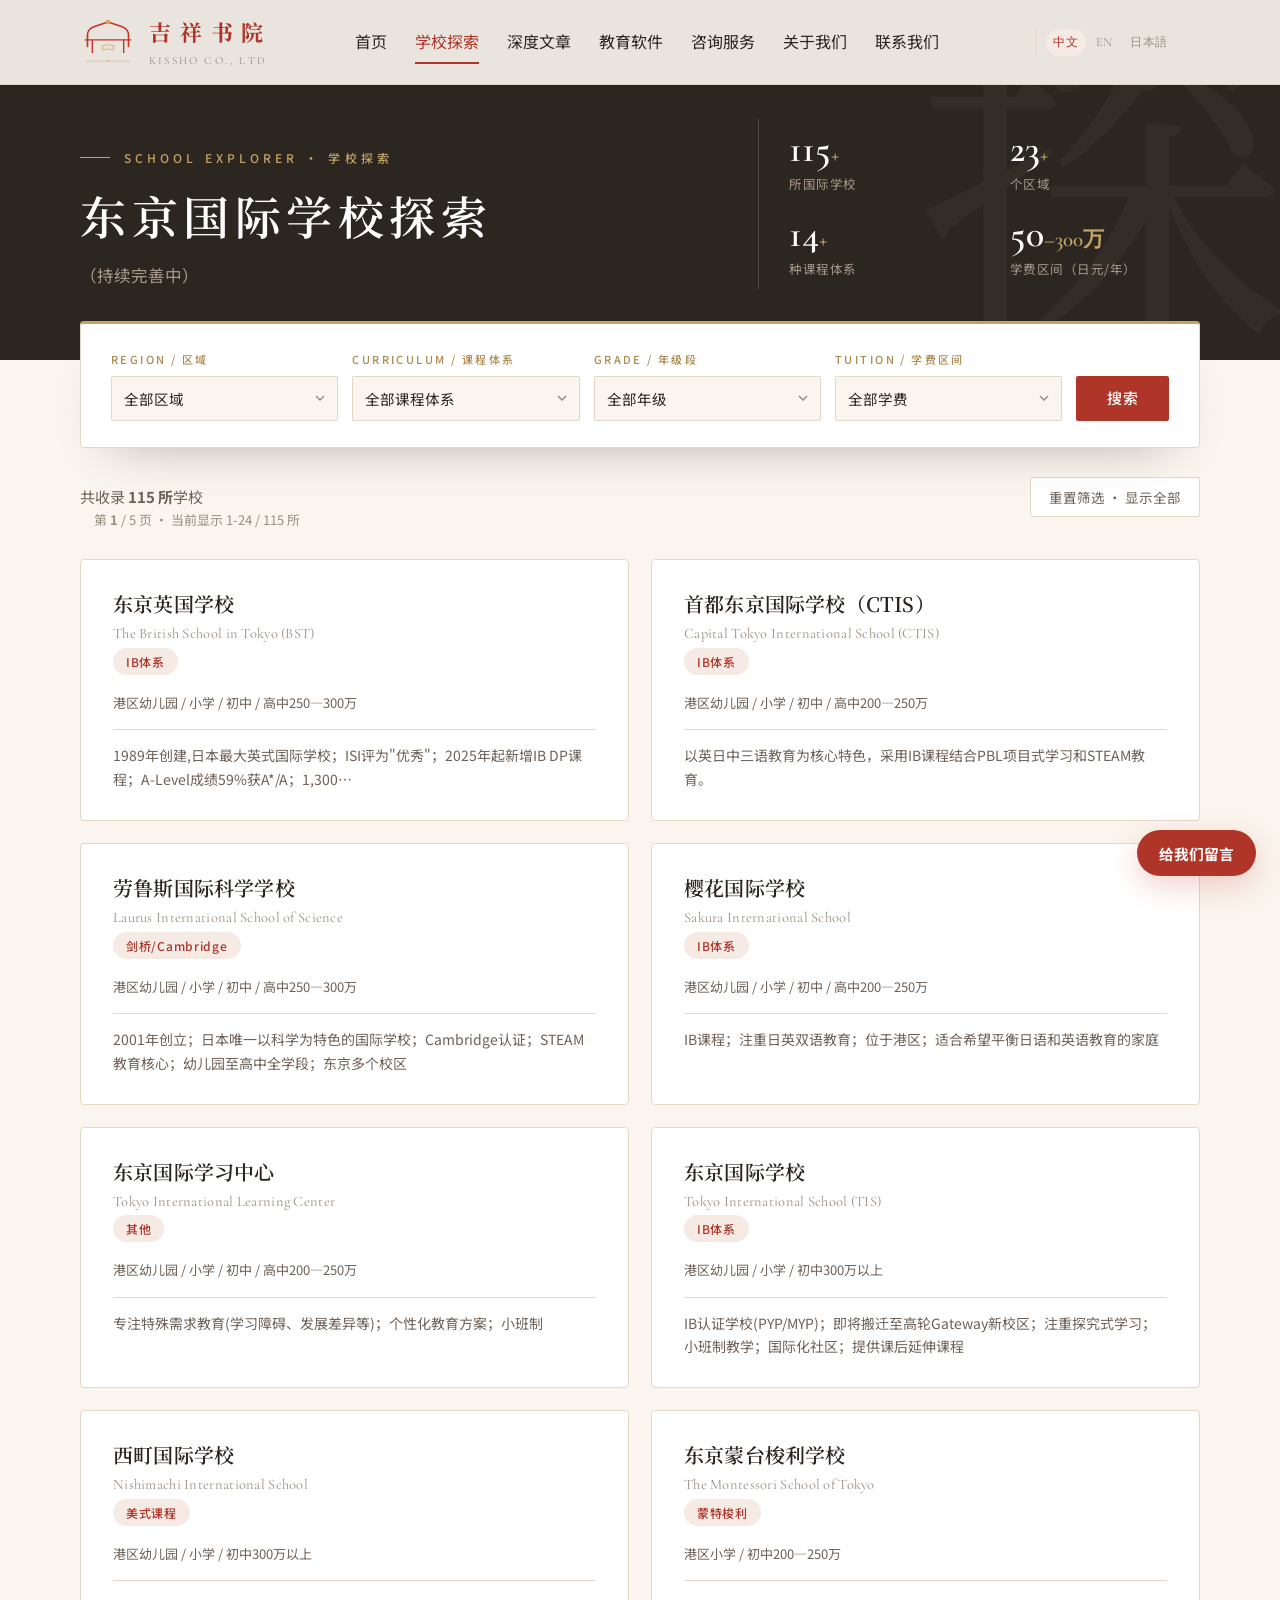
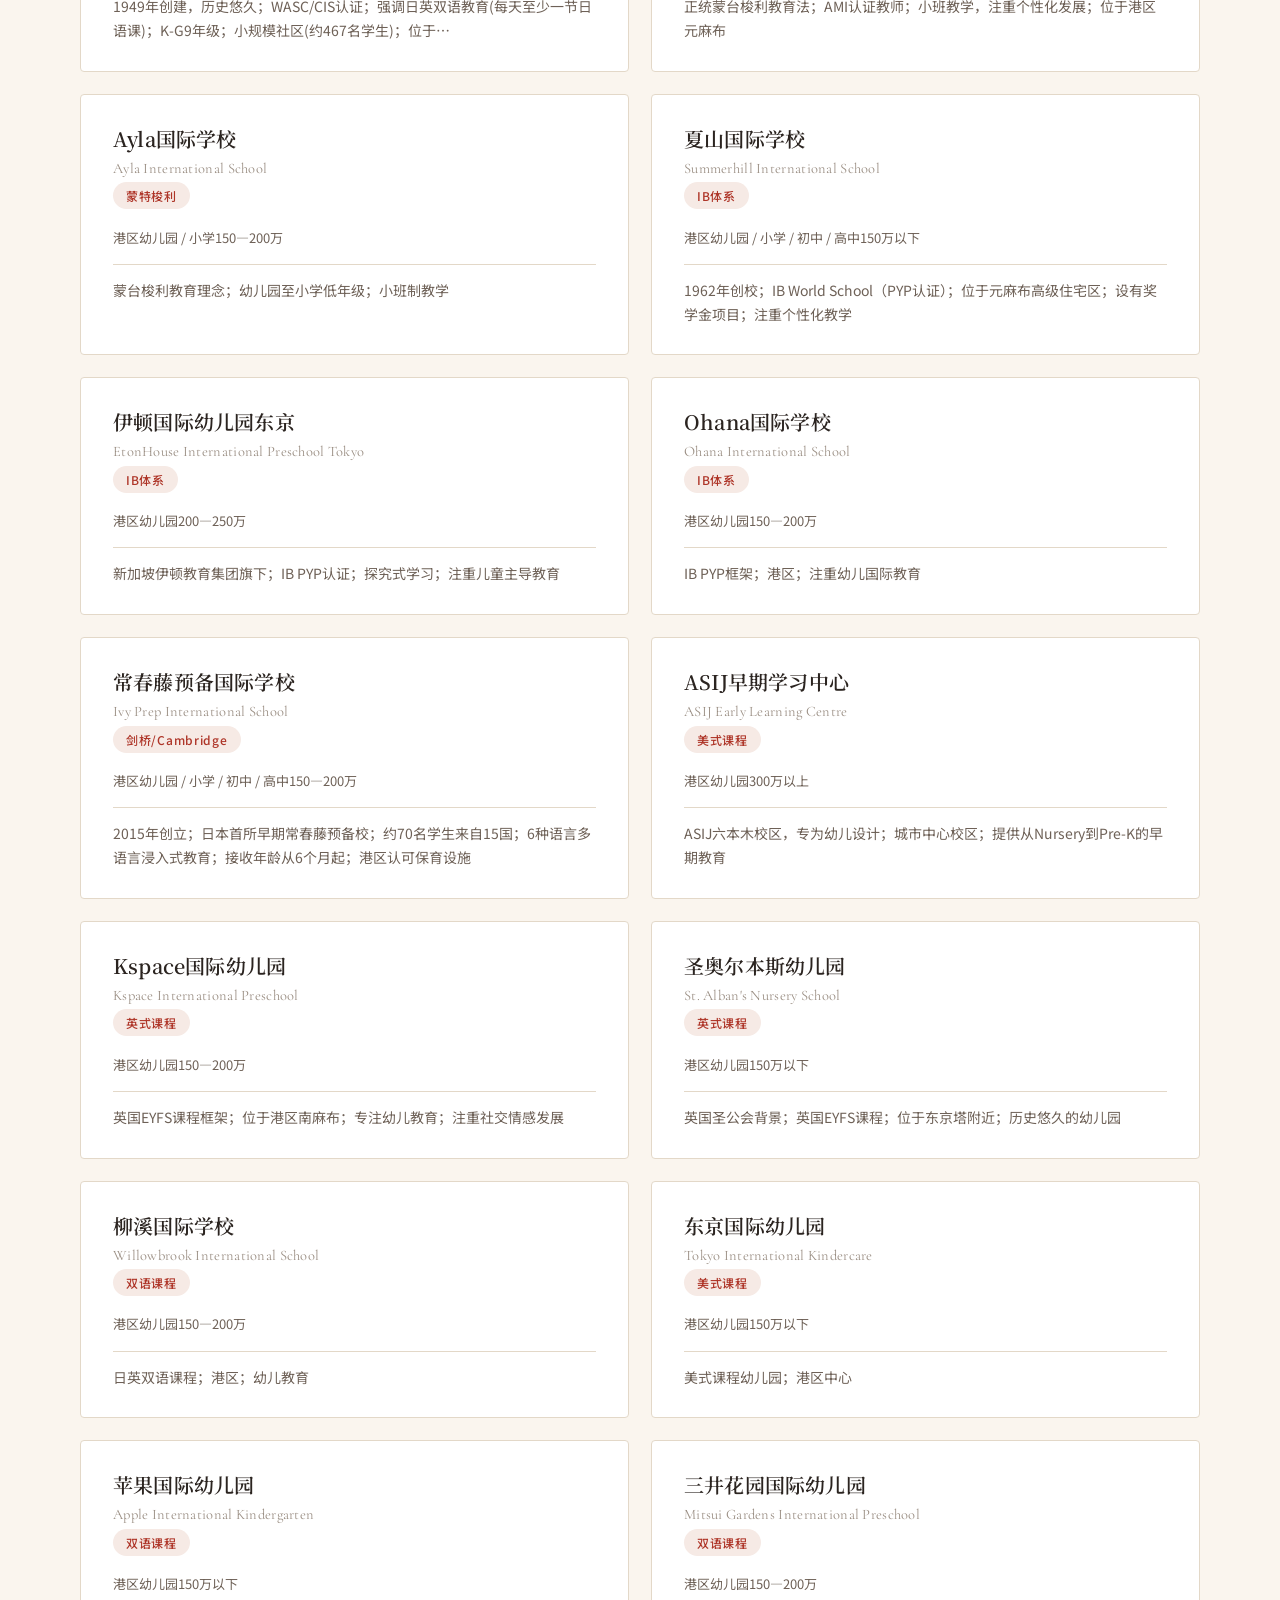
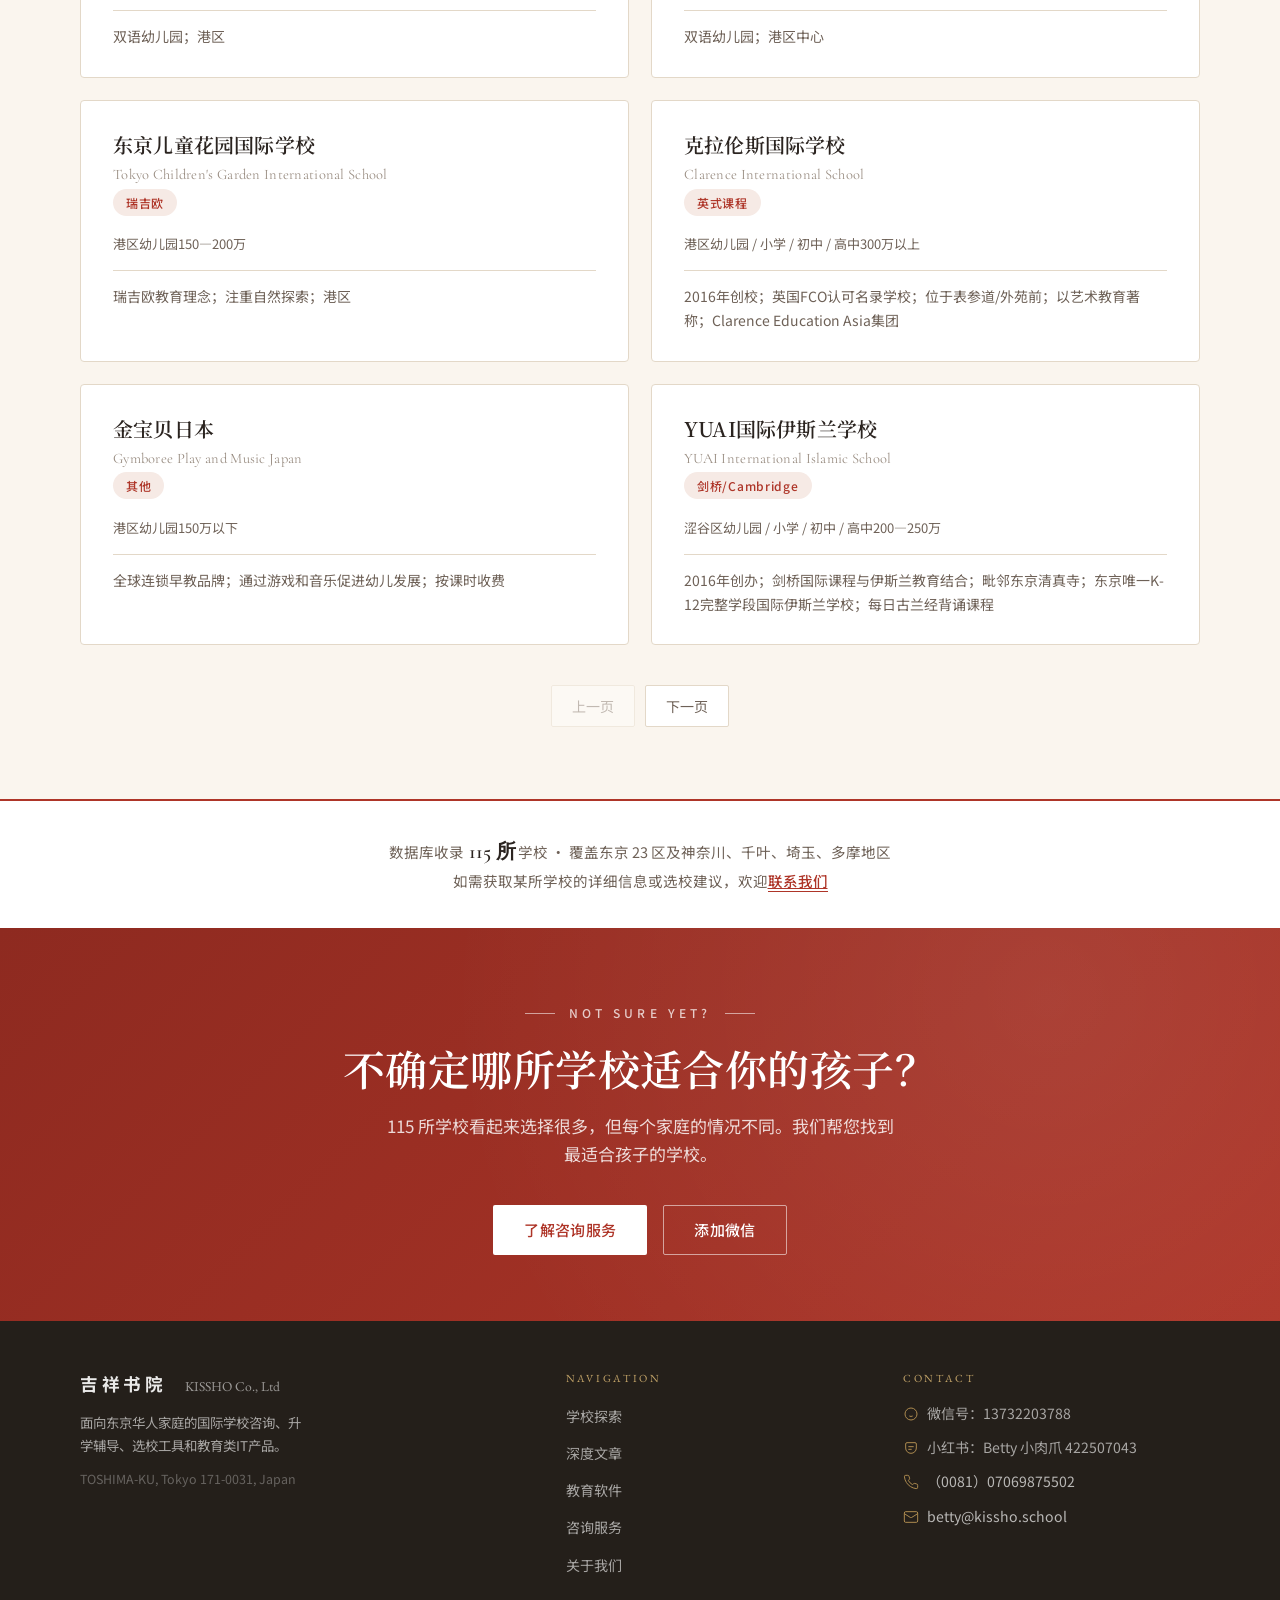
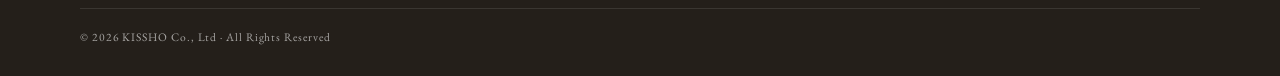
<file: schools.html>
<!DOCTYPE html>
<html lang="zh-CN">
<head>
  <meta charset="UTF-8" />
  <meta name="viewport" content="width=device-width, initial-scale=1.0" />
  <title
    data-i18n-zh="学校探索 | KISSHO 吉祥书院"
    data-i18n-en="School Explorer | KISSHO"
    data-i18n-ja="学校検索 | KISSHO"
  >学校探索 | KISSHO 吉祥书院</title>
  <meta
    name="description"
    content="东京115所国际学校，按区域、课程体系、年级段、学费筛选浏览。找到值得深入了解的学校。"
    data-i18n-attr="content"
    data-i18n-zh="东京115所国际学校，按区域、课程体系、年级段、学费筛选浏览。找到值得深入了解的学校。"
    data-i18n-en="Browse 115 international schools in and around Tokyo by area, curriculum, grade level, and tuition range."
    data-i18n-ja="東京と周辺のインターナショナルスクール115校を、地域・カリキュラム・学年・学費帯で絞り込めます。"
  />
  <link rel="preconnect" href="https://fonts.googleapis.com">
  <link rel="preconnect" href="https://fonts.gstatic.com" crossorigin>
  <link href="https://fonts.googleapis.com/css2?family=Cormorant+Garamond:ital,wght@0,400;0,500;0,600;1,400&family=EB+Garamond:ital,wght@0,400;0,500;0,600;1,400&family=Noto+Sans+SC:wght@300;400;500;700&family=Noto+Serif+JP:wght@400;600;700&family=Noto+Serif+SC:wght@400;500;600;700&display=swap" rel="stylesheet">
  <link rel="stylesheet" href="style.css?v=floating-message-20260523">
  <link rel="stylesheet" href="redesign.css?v=redesign-20260614-align">
</head>
<body class="redesign">

  <div class="top-stripe"></div>

  <header class="site-header"></header>

  <main>

    <!-- Page hero (split: text + stats) -->
    <section class="page-hero split" data-watermark="探">
      <div class="container ph-grid">
        <div>
          <span class="eyebrow" data-i18n-zh="School Explorer · 学校探索" data-i18n-en="School Explorer" data-i18n-ja="School Explorer · 学校検索">School Explorer · 学校探索</span>
          <h1 data-i18n="schools.title">东京国际学校探索</h1>
          <p class="lead" data-i18n-zh="（持续完善中）" data-i18n-en="(Continuously updated)" data-i18n-ja="（随時更新中）">（持续完善中）</p>
        </div>
        <div class="ph-stats">
          <div class="ph-stat"><div class="num">115<small>+</small></div><div class="cap" data-i18n-zh="所国际学校" data-i18n-en="schools" data-i18n-ja="校">所国际学校</div></div>
          <div class="ph-stat"><div class="num">23<small>+</small></div><div class="cap" data-i18n-zh="个区域" data-i18n-en="areas" data-i18n-ja="エリア">个区域</div></div>
          <div class="ph-stat"><div class="num">14<small>+</small></div><div class="cap" data-i18n-zh="种课程体系" data-i18n-en="curricula" data-i18n-ja="カリキュラム">种课程体系</div></div>
          <div class="ph-stat"><div class="num">50<small>–300万</small></div><div class="cap" data-i18n-zh="学费区间（日元/年）" data-i18n-en="tuition ¥/yr" data-i18n-ja="学費（円/年）">学费区间（日元/年）</div></div>
        </div>
      </div>
    </section>

    <!-- Floating filter card -->
    <section class="filterbar">
      <div class="container">
        <div class="filter-card">
          <div class="ffield">
            <label data-i18n="schools.filter.region.label">Region / 区域</label>
            <select id="filterRegion"><option value="" data-i18n="schools.filter.region.all">全部区域</option></select>
          </div>
          <div class="ffield">
            <label data-i18n="schools.filter.curr.label">Curriculum / 课程体系</label>
            <select id="filterCurr"><option value="" data-i18n="schools.filter.curr.all">全部课程体系</option></select>
          </div>
          <div class="ffield">
            <label data-i18n="schools.filter.grade.label">Grade / 年级段</label>
            <select id="filterGrade"><option value="" data-i18n="schools.filter.grade.all">全部年级</option></select>
          </div>
          <div class="ffield">
            <label data-i18n="schools.filter.tuition.label">Tuition / 学费区间</label>
            <select id="filterTuition"><option value="" data-i18n="schools.filter.tuition.all">全部学费</option></select>
          </div>
          <button class="btn btn-primary" id="searchBtn" data-i18n="schools.btn.search">搜索</button>
        </div>
      </div>
    </section>

    <!-- Results -->
    <section class="results">
      <div class="container">
        <div id="searchResultsSection">
          <div class="res-bar">
            <div>
              <div class="count" id="resultsCount"></div>
              <div class="page-info" id="resultsPageInfo"></div>
            </div>
            <button class="reset" id="resetBtn" data-i18n="schools.btn.reset">重置筛选 · 显示全部</button>
          </div>
          <div class="schools-grid" id="schoolsGrid"></div>
          <div class="pager" id="resultsPagination" hidden>
            <button id="prevPageBtn" type="button">上一页</button>
            <button id="nextPageBtn" type="button">下一页</button>
          </div>
        </div>
      </div>
    </section>

    <!-- Database note -->
    <section class="db-note">
      <div class="container">
        <p data-i18n-html="schools.data.note">
          数据库收录 <strong>115 所</strong>学校 · 覆盖东京 23 区及神奈川、千叶、埼玉、多摩地区<br>
          如需获取某所学校的详细信息或选校建议，欢迎<a href="contact.html">联系我们</a>
        </p>
      </div>
    </section>

    <!-- CTA -->
    <section class="cta" id="cta">
      <div class="container inner">
        <span class="eyebrow center" data-i18n-zh="Not Sure Yet?" data-i18n-en="Not Sure Yet?" data-i18n-ja="Not Sure Yet?">Not Sure Yet?</span>
        <h2 data-i18n="schools.cta.title">不确定哪所学校适合你的孩子？</h2>
        <p data-i18n="schools.cta.desc">115 所学校看起来选择很多，但每个家庭的情况不同。我们帮您找到最适合孩子的学校。</p>
        <div class="cta-row">
          <a class="btn btn-primary" href="services.html" data-i18n="schools.cta.btn">了解咨询服务</a>
          <a class="btn btn-ghost-light" href="contact.html" data-i18n-zh="添加微信" data-i18n-en="Add us on WeChat" data-i18n-ja="WeChatを追加">添加微信</a>
        </div>
      </div>
    </section>

  </main>

  <footer class="site-footer"></footer>

  <script src="schools-data.js"></script>
  <script src="script.js?v=floating-message-20260523"></script>
  <script>
    (function() {
      var searchBtn = document.getElementById('searchBtn');
      var resetBtn = document.getElementById('resetBtn');
      var resultsSection = document.getElementById('searchResultsSection');
      var schoolsGrid = document.getElementById('schoolsGrid');
      var resultsCount = document.getElementById('resultsCount');
      var resultsPageInfo = document.getElementById('resultsPageInfo');
      var resultsPagination = document.getElementById('resultsPagination');
      var prevPageBtn = document.getElementById('prevPageBtn');
      var nextPageBtn = document.getElementById('nextPageBtn');
      var pageSize = 24;
      var currentPage = 1;
      var activeSchools = SCHOOLS_DATA.slice();
      var activeIsAll = true;

      var translations = {
        regions: {
          '港区': { en: 'Minato', ja: '港区' },
          '世田谷区': { en: 'Setagaya', ja: '世田谷区' },
          '涩谷区': { en: 'Shibuya', ja: '渋谷区' },
          '目黑区': { en: 'Meguro', ja: '目黒区' },
          '江东区': { en: 'Koto', ja: '江東区' },
          '新宿区': { en: 'Shinjuku', ja: '新宿区' },
          '江户川区': { en: 'Edogawa', ja: '江戸川区' },
          '文京区': { en: 'Bunkyo', ja: '文京区' },
          '丰岛区': { en: 'Toshima', ja: '豊島区' },
          '练马区': { en: 'Nerima', ja: '練馬区' },
          '千代田区': { en: 'Chiyoda', ja: '千代田区' },
          '品川区': { en: 'Shinagawa', ja: '品川区' },
          '板桥区': { en: 'Itabashi', ja: '板橋区' },
          '足立区': { en: 'Adachi', ja: '足立区' },
          '杉并区': { en: 'Suginami', ja: '杉並区' },
          '中央区': { en: 'Chuo', ja: '中央区' },
          '葛饰区': { en: 'Katsushika', ja: '葛飾区' },
          '北区': { en: 'Kita', ja: '北区' },
          '大田区': { en: 'Ota', ja: '大田区' },
          '神奈川县': { en: 'Kanagawa', ja: '神奈川県' },
          '东京都多摩地区': { en: 'Tokyo Tama Area', ja: '東京都多摩地域' },
          '千叶县': { en: 'Chiba', ja: '千葉県' },
          '埼玉县': { en: 'Saitama', ja: '埼玉県' }
        },
        curricula: {
          'IB体系': { en: 'IB', ja: 'IB' },
          '美式课程': { en: 'American', ja: 'アメリカ式' },
          '剑桥/Cambridge': { en: 'Cambridge', ja: 'ケンブリッジ' },
          '双语课程': { en: 'Bilingual', ja: 'バイリンガル' },
          '蒙特梭利': { en: 'Montessori', ja: 'モンテッソーリ' },
          '英式课程': { en: 'British', ja: '英式' },
          '瑞吉欧': { en: 'Reggio Emilia', ja: 'レッジョ・エミリア' },
          '加拿大课程': { en: 'Canadian', ja: 'カナダ式' },
          '印度课程': { en: 'Indian', ja: 'インド式' },
          '法国课程': { en: 'French', ja: 'フランス式' },
          '台湾课程': { en: 'Taiwanese', ja: '台湾課程' },
          '韩国课程': { en: 'Korean', ja: '韓国課程' },
          '德国课程': { en: 'German', ja: 'ドイツ課程' },
          '其他': { en: 'Other', ja: 'その他' }
        },
        grades: {
          '幼儿园': { en: 'Preschool', ja: '幼児部' },
          '小学': { en: 'Primary', ja: '小学部' },
          '初中': { en: 'Middle School', ja: '中学部' },
          '高中': { en: 'High School', ja: '高等部' }
        },
        tuition: {
          '150万以下': { en: 'Under ¥1.5M', ja: '150万円未満' },
          '150—200万': { en: '¥1.5M–2.0M', ja: '150万〜200万円' },
          '200—250万': { en: '¥2.0M–2.5M', ja: '200万〜250万円' },
          '250—300万': { en: '¥2.5M–3.0M', ja: '250万〜300万円' },
          '300万以上': { en: '¥3.0M+', ja: '300万円以上' },
          '请联系学校': { en: 'Contact School', ja: '学校へお問い合わせ' }
        },
        misc: {
          groupTokyo: { zh: '东京核心区域', en: 'Central Tokyo', ja: '東京都心エリア' },
          groupAround: { zh: '东京周边', en: 'Greater Tokyo', ja: '東京周辺' },
          multipleLevels: { zh: '多学段', en: 'Multiple Age Groups', ja: '複数学年' },
          tuitionBand: { zh: '学费区间', en: 'Tuition Band', ja: '学費帯' },
          offering: { zh: '涵盖学段', en: 'Levels Offered', ja: '対象学年' }
        }
      };

      var selectConfig = {
        region: {
          element: document.getElementById('filterRegion'),
          placeholderKey: 'schools.filter.region.all',
          groups: [
            {
              label: 'groupTokyo',
              values: ['港区', '世田谷区', '涩谷区', '目黑区', '江东区', '新宿区', '江户川区', '文京区', '丰岛区', '练马区', '千代田区', '品川区', '板桥区', '足立区', '杉并区', '中央区', '葛饰区', '北区', '大田区']
            },
            {
              label: 'groupAround',
              values: ['神奈川县', '东京都多摩地区', '千叶县', '埼玉县']
            }
          ]
        },
        curr: {
          element: document.getElementById('filterCurr'),
          placeholderKey: 'schools.filter.curr.all',
          values: ['IB体系', '美式课程', '剑桥/Cambridge', '双语课程', '蒙特梭利', '英式课程', '瑞吉欧', '加拿大课程', '印度课程', '法国课程', '台湾课程', '韩国课程', '德国课程', '其他']
        },
        grade: {
          element: document.getElementById('filterGrade'),
          placeholderKey: 'schools.filter.grade.all',
          values: ['幼儿园', '小学', '初中', '高中']
        },
        tuition: {
          element: document.getElementById('filterTuition'),
          placeholderKey: 'schools.filter.tuition.all',
          values: ['150万以下', '150—200万', '200—250万', '250—300万', '300万以上']
        }
      };

      var optionValueMaps = {
        region: {
          '港区': 'minato',
          '世田谷区': 'setagaya',
          '涩谷区': 'shibuya',
          '目黑区': 'meguro',
          '江东区': 'koto',
          '新宿区': 'shinjuku',
          '江户川区': 'edogawa',
          '文京区': 'bunkyo',
          '丰岛区': 'toshima',
          '练马区': 'nerima',
          '千代田区': 'chiyoda',
          '品川区': 'shinagawa',
          '板桥区': 'itabashi',
          '足立区': 'adachi',
          '杉并区': 'suginami',
          '中央区': 'chuo',
          '葛饰区': 'katsushika',
          '北区': 'kita',
          '大田区': 'ota',
          '神奈川县': 'kanagawa',
          '东京都多摩地区': 'tokyo-tama',
          '千叶县': 'chiba',
          '埼玉县': 'saitama'
        },
        curr: {
          'IB体系': 'ib',
          '美式课程': 'american',
          '剑桥/Cambridge': 'cambridge',
          '双语课程': 'bilingual',
          '蒙特梭利': 'montessori',
          '英式课程': 'british',
          '瑞吉欧': 'reggio',
          '加拿大课程': 'canadian',
          '印度课程': 'indian',
          '法国课程': 'french',
          '台湾课程': 'taiwanese',
          '韩国课程': 'korean',
          '德国课程': 'german',
          '其他': 'other'
        },
        grade: {
          '幼儿园': 'preschool',
          '小学': 'primary',
          '初中': 'middle',
          '高中': 'high'
        },
        tuition: {
          '150万以下': 'under-150',
          '150—200万': '150-200',
          '200—250万': '200-250',
          '250—300万': '250-300',
          '300万以上': '300-plus'
        }
      };

      var reverseOptionValueMaps = {};
      Object.keys(optionValueMaps).forEach(function(type) {
        reverseOptionValueMaps[type] = {};
        Object.keys(optionValueMaps[type]).forEach(function(canonical) {
          reverseOptionValueMaps[type][optionValueMaps[type][canonical]] = canonical;
        });
      });

      function currentLang() {
        return localStorage.getItem('kissho-lang') || 'zh';
      }

      function escapeHtml(value) {
        return String(value || '')
          .replace(/&/g, '&amp;')
          .replace(/</g, '&lt;')
          .replace(/>/g, '&gt;')
          .replace(/"/g, '&quot;')
          .replace(/'/g, '&#39;');
      }

      function translateValue(group, value, lang) {
        if (!value) return '';
        if (lang === 'zh') {
          if (group === 'regions' && value === '神奈川县') return '神奈川县';
          return value;
        }
        var dict = translations[group] && translations[group][value];
        return dict && dict[lang] ? dict[lang] : value;
      }

      function translateMisc(key, lang) {
        return translations.misc[key] && translations.misc[key][lang] ? translations.misc[key][lang] : translations.misc[key].zh;
      }

      function localizeGender(value, lang) {
        if (!value) return '';
        var map = {
          '混校': { en: 'Co-ed', ja: '共学' },
          '男女共学': { en: 'Co-ed', ja: '共学' },
          '男校': { en: 'Boys', ja: '男子校' },
          '男子校': { en: 'Boys', ja: '男子校' },
          '女校': { en: 'Girls', ja: '女子校' },
          '女子校': { en: 'Girls', ja: '女子校' }
        };
        if (lang === 'zh') return value;
        return map[value] && map[value][lang] ? map[value][lang] : value;
      }

      function secondaryName(school, lang) {
        if (lang === 'zh') return school.name_en || '';
        if (lang === 'ja') return school.name_en || school.name_zh || '';
        return school.name_zh || '';
      }

      function visibleGenderTag(value, lang) {
        var normalized = String(value || '').trim();
        if (!normalized || normalized === '混校' || normalized === '男女共学') return '';
        return localizeGender(normalized, lang);
      }

      function optionValue(type, canonical) {
        return optionValueMaps[type] && optionValueMaps[type][canonical] ? optionValueMaps[type][canonical] : canonical;
      }

      function toCanonicalValue(type, value) {
        return reverseOptionValueMaps[type] && reverseOptionValueMaps[type][value] ? reverseOptionValueMaps[type][value] : value;
      }

      function renderSelectOptions(lang) {
        Object.keys(selectConfig).forEach(function(key) {
          var config = selectConfig[key];
          var select = config.element;
          var selectedValue = select.value;
          var html = '<option value="">' + escapeHtml(window.kisshoT(config.placeholderKey)) + '</option>';
          if (config.groups) {
            config.groups.forEach(function(group) {
              html += '<optgroup label="' + escapeHtml(translateMisc(group.label, lang)) + '">';
              group.values.forEach(function(value) {
                html += '<option value="' + escapeHtml(optionValue('region', value)) + '">' + escapeHtml(translateValue('regions', value, lang)) + '</option>';
              });
              html += '</optgroup>';
            });
          } else {
            config.values.forEach(function(value) {
              var dictionary = key === 'curr' ? 'curricula' : key === 'grade' ? 'grades' : 'tuition';
              html += '<option value="' + escapeHtml(optionValue(key, value)) + '">' + escapeHtml(translateValue(dictionary, value, lang)) + '</option>';
            });
          }
          select.innerHTML = html;
          select.value = selectedValue;
        });
      }

      function getFilters() {
        return {
          region: toCanonicalValue('region', selectConfig.region.element.value),
          curr: toCanonicalValue('curr', selectConfig.curr.element.value),
          grade: toCanonicalValue('grade', selectConfig.grade.element.value),
          tuition: toCanonicalValue('tuition', selectConfig.tuition.element.value)
        };
      }

      function filterSchools(filters) {
        return SCHOOLS_DATA.filter(function(school) {
          if (filters.region && school.region !== filters.region) return false;
          if (filters.curr && school.currTag !== filters.curr) return false;
          if (filters.grade && (!school.levels || school.levels.indexOf(filters.grade) === -1)) return false;
          if (filters.tuition && school.bracket !== filters.tuition) return false;
          return true;
        });
      }

      function localizeLevels(levels, lang) {
        if (!levels || !levels.length) return translateMisc('multipleLevels', lang);
        return levels.map(function(level) {
          return translateValue('grades', level, lang);
        }).join(lang === 'zh' ? ' / ' : ' · ');
      }

      function localizedTuition(school, lang) {
        if (lang === 'zh') return school.bracket || window.kisshoT('schools.tuition.contact');
        return translateValue('tuition', school.bracket || '请联系学校', lang);
      }

      function localizedSummary(school, lang) {
        if (lang === 'zh') return school.desc || school.features || school.notes || '';
        var region = translateValue('regions', school.region, lang);
        var levels = localizeLevels(school.levels, lang);
        var curriculum = translateValue('curricula', school.currTag, lang);
        var tuitionBand = translateValue('tuition', school.bracket || '请联系学校', lang);
        if (lang === 'ja') {
          return region + 'にあり、' + levels + 'を対象に' + curriculum + 'を提供しています。学費帯は' + tuitionBand + 'です。';
        }
        return 'Located in ' + region + ', offering ' + levels + ' with a ' + curriculum + ' pathway. Tuition band: ' + tuitionBand + '.';
      }

      function renderCard(school) {
        var lang = currentLang();
        var name = lang === 'zh'
          ? school.name_zh
          : lang === 'ja'
            ? (school.name_ja || school.name_en || school.name_zh)
            : (school.name_en || school.name_zh);
        var subname = secondaryName(school, lang);
        var curriculum = translateValue('curricula', school.currTag, lang);
        var region = translateValue('regions', school.region, lang);
        var levels = localizeLevels(school.levels, lang);
        var tuitionText = localizedTuition(school, lang);
        var desc = localizedSummary(school, lang);
        var genderTag = visibleGenderTag(school.gender, lang);
        var metaItems = [region, levels, tuitionText];
        if (genderTag) metaItems.push(genderTag);

        return '<div class="school-card-v2">' +
          '<div class="school-card-v2-header">' +
            '<div class="school-card-v2-heading">' +
              '<h3 class="school-card-v2-name">' + escapeHtml(name) + '</h3>' +
              (subname && subname !== name ? '<p class="school-card-v2-subname">' + escapeHtml(subname) + '</p>' : '') +
            '</div>' +
            '<span class="school-tag-v2">' + escapeHtml(curriculum) + '</span>' +
          '</div>' +
          '<div class="school-card-v2-meta">' +
            metaItems.map(function(item) {
              return '<span>' + escapeHtml(item) + '</span>';
            }).join('') +
          '</div>' +
          '<p class="school-card-v2-desc">' + escapeHtml(desc) + '</p>' +
        '</div>';
      }

      function renderPagination(total) {
        if (!resultsPageInfo || !resultsPagination || !prevPageBtn || !nextPageBtn) return;

        var totalPages = Math.max(1, Math.ceil(total / pageSize));
        var start = total ? ((currentPage - 1) * pageSize + 1) : 0;
        var end = total ? Math.min(currentPage * pageSize, total) : 0;

        resultsPageInfo.innerHTML = total
          ? window.kisshoT('schools.pagination.summary', { page: currentPage, pages: totalPages, start: start, end: end, total: total })
          : '';

        prevPageBtn.textContent = window.kisshoT('schools.pagination.prev');
        nextPageBtn.textContent = window.kisshoT('schools.pagination.next');
        prevPageBtn.disabled = currentPage === 1;
        nextPageBtn.disabled = currentPage === totalPages;
        resultsPagination.hidden = totalPages <= 1;
      }

      function showResults(schools, isAll, scroll) {
        activeSchools = schools.slice();
        activeIsAll = !!isAll;
        resultsSection.style.display = 'block';
        if (!schools.length) {
          resultsCount.innerHTML = window.kisshoT('schools.results.none');
          schoolsGrid.innerHTML = '<div class="no-results"><p>' + window.kisshoT('schools.no_results.text') + '</p><p style="font-size:0.85rem;">' + window.kisshoT('schools.no_results.hint') + '</p></div>';
          renderPagination(0);
        } else {
          var totalPages = Math.max(1, Math.ceil(schools.length / pageSize));
          currentPage = Math.min(Math.max(currentPage, 1), totalPages);
          var startIndex = (currentPage - 1) * pageSize;
          var visibleSchools = schools.slice(startIndex, startIndex + pageSize);

          resultsCount.innerHTML = isAll
            ? window.kisshoT('schools.results.all', { n: schools.length })
            : window.kisshoT('schools.results.filtered', { n: schools.length });
          schoolsGrid.innerHTML = visibleSchools.map(renderCard).join('');
          renderPagination(schools.length);
        }
        if (scroll) resultsSection.scrollIntoView({ behavior: 'smooth', block: 'nearest' });
      }

      function refreshResults(scroll) {
        var filters = getFilters();
        var isAll = !filters.region && !filters.curr && !filters.grade && !filters.tuition;
        currentPage = 1;
        showResults(isAll ? SCHOOLS_DATA : filterSchools(filters), isAll, scroll);
      }

      searchBtn.addEventListener('click', function() {
        refreshResults(true);
      });

      resetBtn.addEventListener('click', function() {
        selectConfig.region.element.value = '';
        selectConfig.curr.element.value = '';
        selectConfig.grade.element.value = '';
        selectConfig.tuition.element.value = '';
        currentPage = 1;
        showResults(SCHOOLS_DATA, true, false);
      });

      prevPageBtn.addEventListener('click', function() {
        if (currentPage === 1) return;
        currentPage -= 1;
        showResults(activeSchools, activeIsAll, true);
      });

      nextPageBtn.addEventListener('click', function() {
        var totalPages = Math.max(1, Math.ceil(activeSchools.length / pageSize));
        if (currentPage >= totalPages) return;
        currentPage += 1;
        showResults(activeSchools, activeIsAll, true);
      });

      document.addEventListener('kissho:langchange', function(event) {
        renderSelectOptions(event.detail && event.detail.lang ? event.detail.lang : currentLang());
        showResults(activeSchools, activeIsAll, false);
      });

      renderSelectOptions(currentLang());
      showResults(SCHOOLS_DATA, true, false);
    })();
  </script>
</body>
</html>
</file>
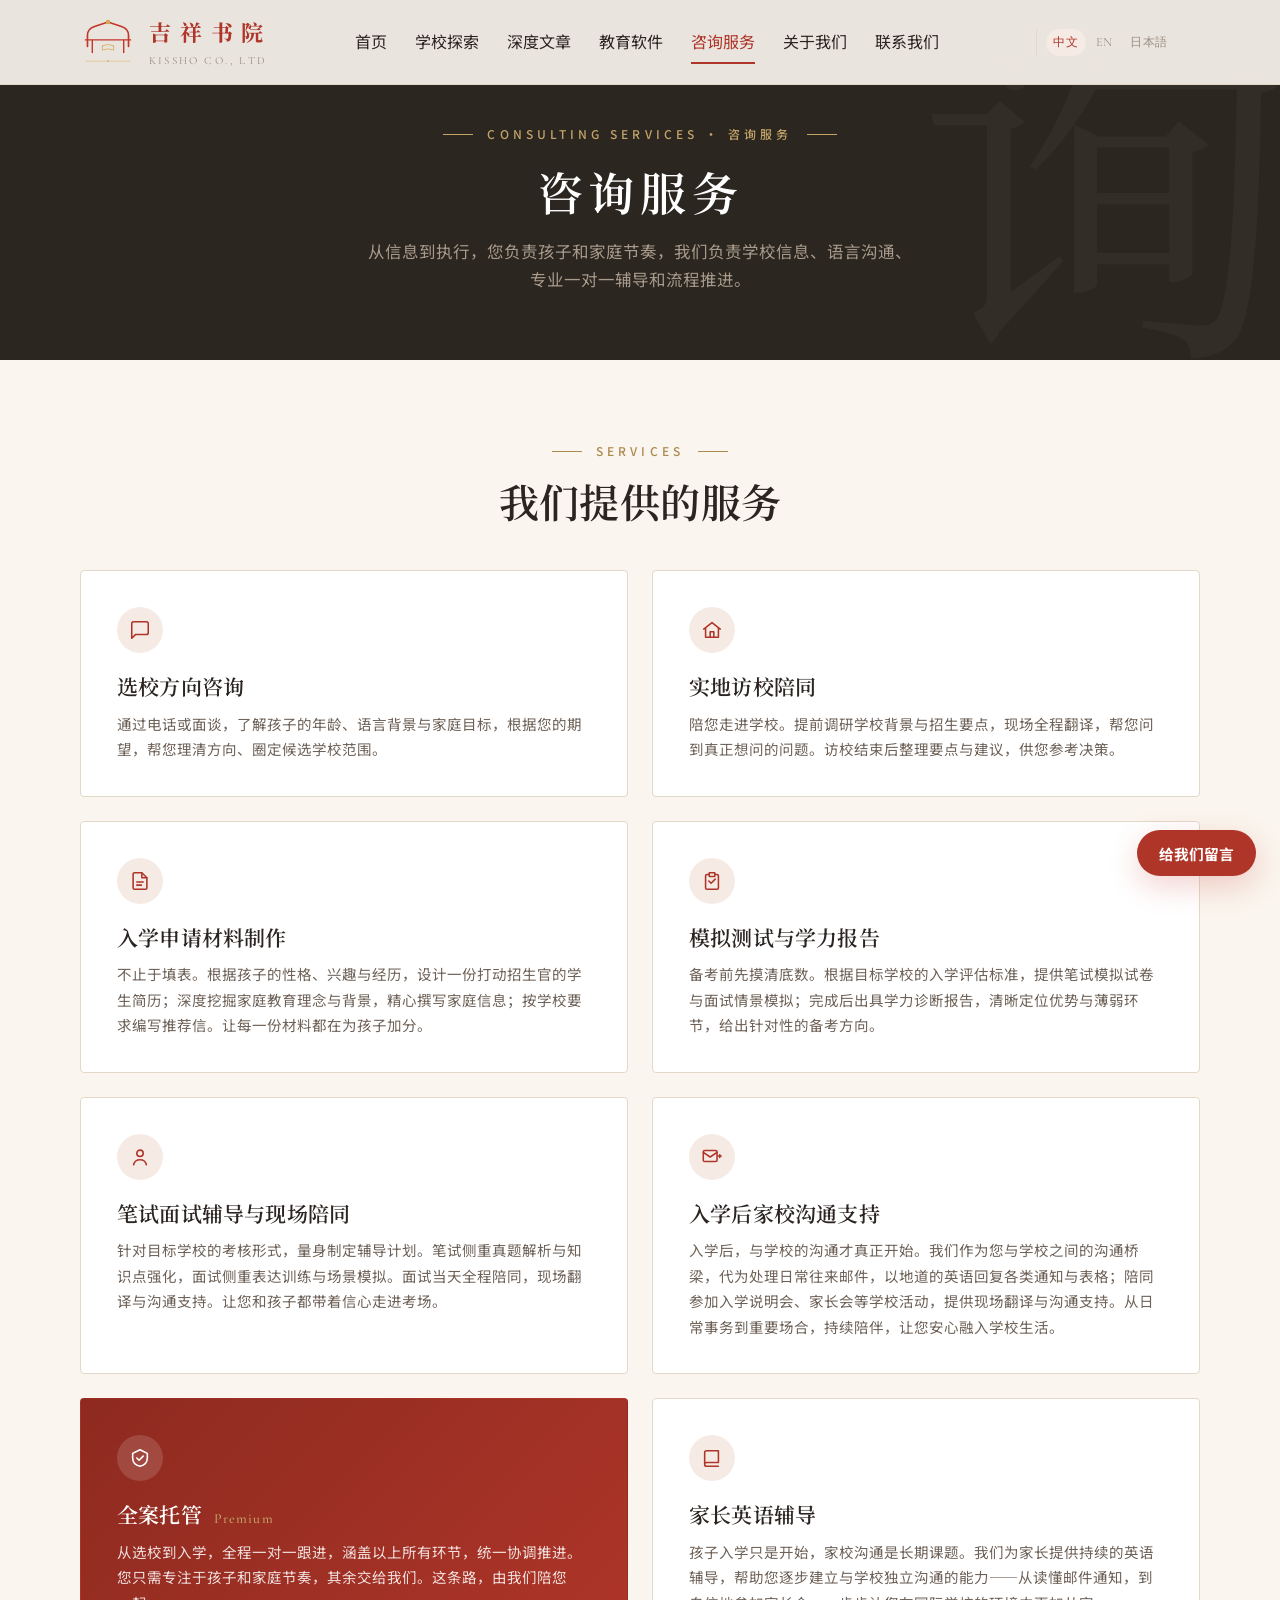
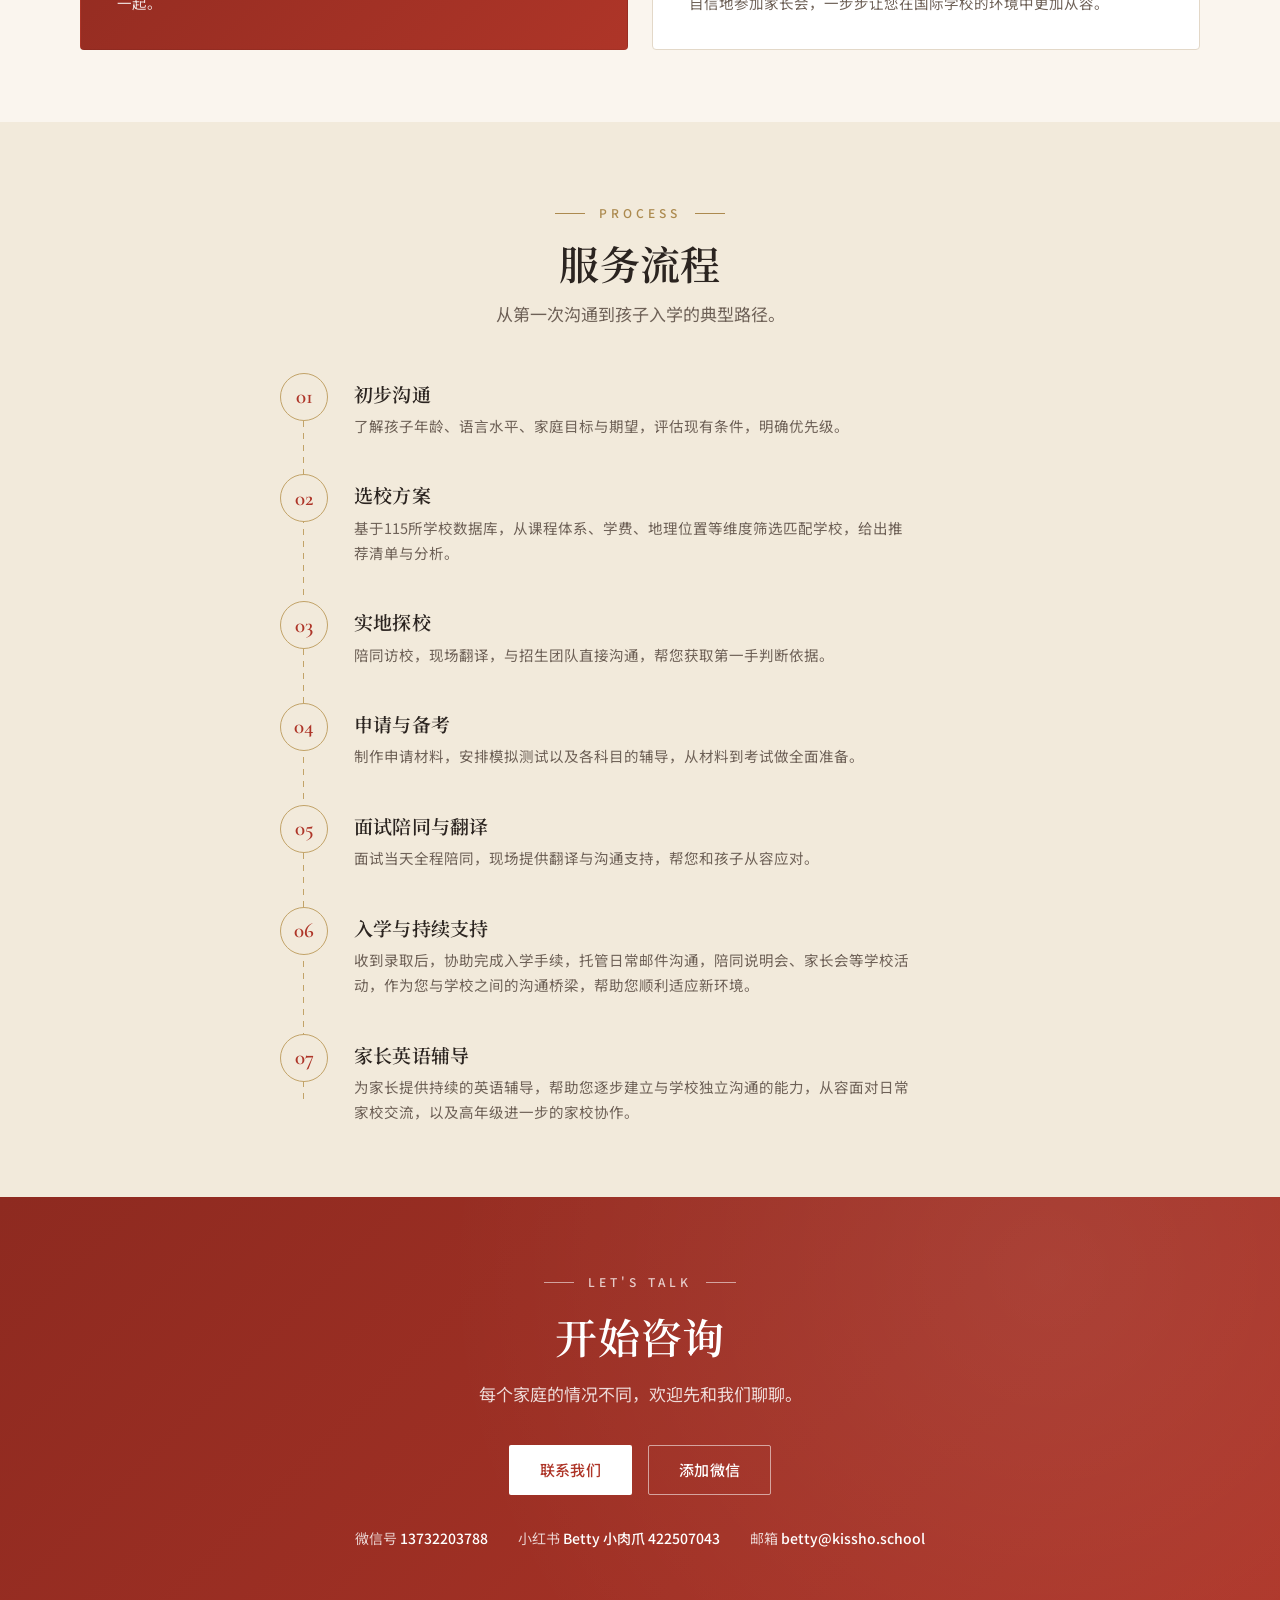
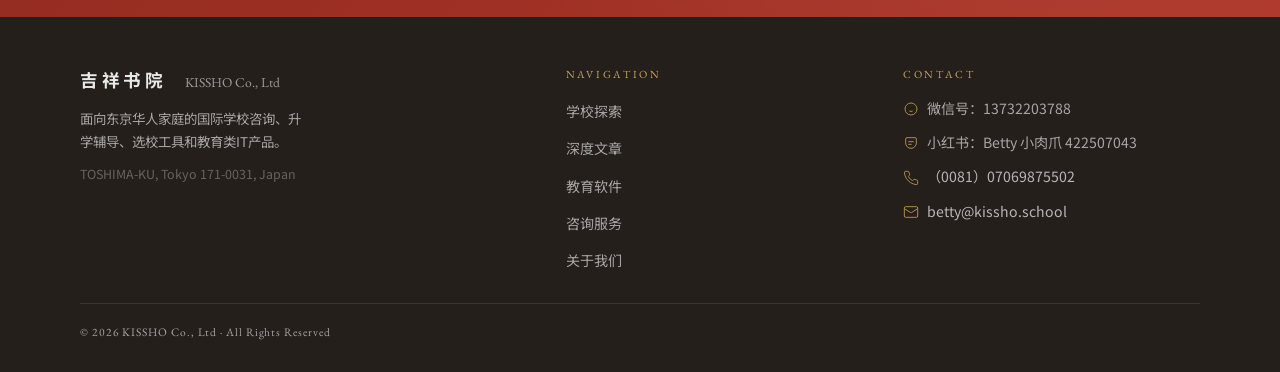
<file: services.html>
<!DOCTYPE html>
<html lang="zh-CN">
<head>
  <meta charset="UTF-8" />
  <meta name="viewport" content="width=device-width, initial-scale=1.0" />
  <title
    data-i18n-zh="咨询服务 | KISSHO 吉祥书院"
    data-i18n-en="Consulting Services | KISSHO"
    data-i18n-ja="相談サービス | KISSHO"
  >咨询服务 | KISSHO 吉祥书院</title>
  <meta
    name="description"
    content="选校咨询、访校陪同、申请材料制作、模拟测试、笔试面试辅导、邮件托管与全案托管。从方向到落地，全程支持。"
    data-i18n-attr="content"
    data-i18n-zh="选校咨询、访校陪同、申请材料制作、模拟测试、笔试面试辅导、邮件托管与全案托管。从方向到落地，全程支持。"
    data-i18n-en="School selection, visit accompaniment, applications, mock assessments, interview coaching, and post-enrollment support."
    data-i18n-ja="学校選び、訪問同行、出願資料、模擬試験、面接対策、入学後サポートまで一貫して対応します。"
  />
  <link rel="preconnect" href="https://fonts.googleapis.com">
  <link rel="preconnect" href="https://fonts.gstatic.com" crossorigin>
  <link href="https://fonts.googleapis.com/css2?family=Cormorant+Garamond:ital,wght@0,400;0,500;0,600;1,400&family=EB+Garamond:ital,wght@0,400;0,500;0,600;1,400&family=Noto+Sans+SC:wght@300;400;500;700&family=Noto+Serif+JP:wght@400;600;700&family=Noto+Serif+SC:wght@400;500;600;700&display=swap" rel="stylesheet">
  <link rel="stylesheet" href="style.css?v=floating-message-20260523">
  <link rel="stylesheet" href="redesign.css?v=redesign-20260612">
</head>
<body class="redesign">

  <div class="top-stripe"></div>

  <header class="site-header"></header>

  <main>

    <section class="page-hero" data-watermark="询">
      <div class="container">
        <span class="eyebrow center" data-i18n-zh="Consulting Services · 咨询服务" data-i18n-en="Consulting Services" data-i18n-ja="Consulting Services · 相談サービス">Consulting Services · 咨询服务</span>
        <h1 data-i18n="services.title">咨询服务</h1>
        <p class="lead" data-i18n="services.desc">从信息到执行，您负责孩子和家庭节奏，我们负责学校信息、语言沟通、专业一对一辅导和流程推进。</p>
      </div>
    </section>

    <!-- Services -->
    <section class="services">
      <div class="container">
        <div class="center-head">
          <span class="eyebrow center" data-i18n="services.our.kicker">Services</span>
          <h2 class="section-title" data-i18n="services.our.title">我们提供的服务</h2>
        </div>
        <div class="svc-grid">

          <div class="svc">
            <div class="ic"><svg viewBox="0 0 24 24"><path d="M21 15a2 2 0 0 1-2 2H7l-4 4V5a2 2 0 0 1 2-2h14a2 2 0 0 1 2 2z" /></svg></div>
            <h3 data-i18n="services.s1.title">选校方向咨询</h3>
            <p data-i18n-zh="通过电话或面谈，了解孩子的年龄、语言背景与家庭目标，根据您的期望，帮您理清方向、圈定候选学校范围。" data-i18n-en="Through a call or in-person meeting, we map your child's age, language background, and family goals, then narrow the school range and clarify the admissions direction." data-i18n-ja="お電話や面談で、お子さまの年齢・言語背景・ご家庭の目標を整理し、候補校の範囲と進むべき方向を明確にします。">通过电话或面谈，了解孩子的年龄、语言背景与家庭目标，根据您的期望，帮您理清方向、圈定候选学校范围。</p>
          </div>

          <div class="svc">
            <div class="ic"><svg viewBox="0 0 24 24"><path d="M3 11l9-7 9 7" /><path d="M5 10v10h14V10" /><path d="M10 20v-6h4v6" /></svg></div>
            <h3 data-i18n="services.s2.title">实地访校陪同</h3>
            <p data-i18n-zh="陪您走进学校。提前调研学校背景与招生要点，现场全程翻译，帮您问到真正想问的问题。访校结束后整理要点与建议，供您参考决策。" data-i18n-en="We accompany you on school visits, research the school beforehand, interpret throughout the meeting, and help you ask the questions that actually matter. Afterward we summarize key takeaways and recommendations." data-i18n-ja="学校訪問に同行し、事前に学校背景と募集の要点を整理したうえで、当日は通訳を含めて伴走します。訪問後は重要ポイントと判断材料をまとめて共有します。">陪您走进学校。提前调研学校背景与招生要点，现场全程翻译，帮您问到真正想问的问题。访校结束后整理要点与建议，供您参考决策。</p>
          </div>

          <div class="svc">
            <div class="ic"><svg viewBox="0 0 24 24"><path d="M14 3H6a1.5 1.5 0 0 0-1.5 1.5v15A1.5 1.5 0 0 0 6 21h12a1.5 1.5 0 0 0 1.5-1.5V8.5z" /><path d="M14 3v5.5h5.5" /><path d="M8.5 13h7M8.5 16.5h5" /></svg></div>
            <h3 data-i18n="services.s3.title">入学申请材料制作</h3>
            <p data-i18n-zh="不止于填表。根据孩子的性格、兴趣与经历，设计一份打动招生官的学生简历；深度挖掘家庭教育理念与背景，精心撰写家庭信息；按学校要求编写推荐信。让每一份材料都在为孩子加分。" data-i18n-en="We go beyond filling forms. We shape a student profile that reflects your child's personality and strengths, refine family statements, and prepare recommendation materials aligned with each school's expectations." data-i18n-ja="単なる入力代行ではなく、お子さまの個性・興味・経験が伝わるプロフィールを整え、ご家庭の教育方針を言語化し、学校ごとの要件に合わせて推薦資料まで仕上げます。">不止于填表。根据孩子的性格、兴趣与经历，设计一份打动招生官的学生简历；深度挖掘家庭教育理念与背景，精心撰写家庭信息；按学校要求编写推荐信。让每一份材料都在为孩子加分。</p>
          </div>

          <div class="svc">
            <div class="ic"><svg viewBox="0 0 24 24"><path d="M9 3h6v4H9z" /><path d="M9 5H6.5A1.5 1.5 0 0 0 5 6.5v13A1.5 1.5 0 0 0 6.5 21h11a1.5 1.5 0 0 0 1.5-1.5v-13A1.5 1.5 0 0 0 17.5 5H15" /><path d="M8.5 12l2.5 2.5 4.5-4.5" /></svg></div>
            <h3 data-i18n="services.s4.title">模拟测试与学力报告</h3>
            <p data-i18n-zh="备考前先摸清底数。根据目标学校的入学评估标准，提供笔试模拟试卷与面试情景模拟；完成后出具学力诊断报告，清晰定位优势与薄弱环节，给出针对性的备考方向。" data-i18n-en="Before prep begins, we establish a clear baseline. We run mock tests and interview simulations aligned to your target schools, then deliver a diagnostic report showing strengths, weak points, and the next prep priorities." data-i18n-ja="まず現状把握から始めます。志望校の評価基準に合わせて模擬試験と面接シミュレーションを行い、その結果をもとに強み・弱点・次の対策を整理したレポートをお渡しします。">备考前先摸清底数。根据目标学校的入学评估标准，提供笔试模拟试卷与面试情景模拟；完成后出具学力诊断报告，清晰定位优势与薄弱环节，给出针对性的备考方向。</p>
          </div>

          <div class="svc">
            <div class="ic"><svg viewBox="0 0 24 24"><circle cx="12" cy="8" r="3.5" /><path d="M5 20.5c.8-3.6 3.6-5.5 7-5.5s6.2 1.9 7 5.5" /></svg></div>
            <h3 data-i18n="services.s5.title">笔试面试辅导与现场陪同</h3>
            <p data-i18n-zh="针对目标学校的考核形式，量身制定辅导计划。笔试侧重真题解析与知识点强化，面试侧重表达训练与场景模拟。面试当天全程陪同，现场翻译与沟通支持。让您和孩子都带着信心走进考场。" data-i18n-en="We design coaching around the actual format used by your target schools. Written prep focuses on question types and core knowledge; interview prep focuses on expression, response structure, and simulation. We can also accompany you on the interview day." data-i18n-ja="志望校の選考形式に合わせて対策を組み立てます。筆記は出題傾向と基礎力強化、面接は表現練習と場面別シミュレーションを中心に進め、当日の同行や通訳支援にも対応します。">针对目标学校的考核形式，量身制定辅导计划。笔试侧重真题解析与知识点强化，面试侧重表达训练与场景模拟。面试当天全程陪同，现场翻译与沟通支持。让您和孩子都带着信心走进考场。</p>
          </div>

          <div class="svc">
            <div class="ic"><svg viewBox="0 0 24 24"><rect x="2.5" y="5" width="15" height="12" rx="1.5" /><path d="M2.5 7l7.5 5 7.5-5" /><path d="M19 11h3M20.5 9.5v3" /></svg></div>
            <h3 data-i18n="services.s6.title">入学后家校沟通支持</h3>
            <p data-i18n-zh="入学后，与学校的沟通才真正开始。我们作为您与学校之间的沟通桥梁，代为处理日常往来邮件，以地道的英语回复各类通知与表格；陪同参加入学说明会、家长会等学校活动，提供现场翻译与沟通支持。从日常事务到重要场合，持续陪伴，让您安心融入学校生活。" data-i18n-en="Enrollment is only the beginning. We help bridge daily communication with the school, draft and reply to emails, support forms and notices, and accompany key events such as orientations and parent meetings when needed." data-i18n-ja="入学してからこそ、学校とのやり取りは本格化します。日常メールの対応、通知や書類の確認、説明会や保護者会への同行などを通じて、ご家庭と学校の橋渡しを続けます。">入学后，与学校的沟通才真正开始。我们作为您与学校之间的沟通桥梁，代为处理日常往来邮件，以地道的英语回复各类通知与表格；陪同参加入学说明会、家长会等学校活动，提供现场翻译与沟通支持。从日常事务到重要场合，持续陪伴，让您安心融入学校生活。</p>
          </div>

          <div class="svc core">
            <div class="ic"><svg viewBox="0 0 24 24"><path d="M12 3l8 4v5c0 5-3.5 8-8 9-4.5-1-8-4-8-9V7z" /><path d="M8.5 12l2.5 2.5 4.5-4.5" /></svg></div>
            <h3><span data-i18n="services.s7.title">全案托管</span><span class="premium">Premium</span></h3>
            <p data-i18n-zh="从选校到入学，全程一对一跟进，涵盖以上所有环节，统一协调推进。您只需专注于孩子和家庭节奏，其余交给我们。这条路，由我们陪您一起。" data-i18n-en="This is the full-service option: one-on-one support from school search to enrollment, with all steps coordinated under one plan. You focus on your child and family rhythm; we handle the moving parts." data-i18n-ja="選校から入学までを一気通貫で支えるフルサポートです。すべての工程を一つの流れとして管理し、ご家庭はお子さまと生活のリズムに集中していただけます。">从选校到入学，全程一对一跟进，涵盖以上所有环节，统一协调推进。您只需专注于孩子和家庭节奏，其余交给我们。这条路，由我们陪您一起。</p>
          </div>

          <div class="svc">
            <div class="ic"><svg viewBox="0 0 24 24"><path d="M4 19V6a2 2 0 0 1 2-2h13v13H6a2 2 0 0 0-2 2zm0 0a2 2 0 0 0 2 2h13" /></svg></div>
            <h3 data-i18n="services.s8.title">家长英语辅导</h3>
            <p data-i18n-zh="孩子入学只是开始，家校沟通是长期课题。我们为家长提供持续的英语辅导，帮助您逐步建立与学校独立沟通的能力——从读懂邮件通知，到自信地参加家长会，一步步让您在国际学校的环境中更加从容。" data-i18n-en="School communication is a long-term task. We coach parents in practical English so you can gradually handle school emails, meetings, and day-to-day communication more independently and confidently." data-i18n-ja="入学後の家校コミュニケーションは長期戦です。保護者向けの実用英語サポートを通じて、メール理解から面談参加まで、少しずつ自立して対応できる状態を目指します。">孩子入学只是开始，家校沟通是长期课题。我们为家长提供持续的英语辅导，帮助您逐步建立与学校独立沟通的能力——从读懂邮件通知，到自信地参加家长会，一步步让您在国际学校的环境中更加从容。</p>
          </div>

        </div>
      </div>
    </section>

    <!-- Process timeline -->
    <section class="process">
      <div class="container">
        <div class="center-head">
          <span class="eyebrow center" data-i18n="services.process.kicker">Process</span>
          <h2 class="section-title" data-i18n="services.process.title">服务流程</h2>
          <p class="section-sub" data-i18n="services.process.desc">从第一次沟通到孩子入学的典型路径。</p>
        </div>
        <div class="timeline">
          <div class="tstep">
            <div class="n">01</div>
            <div>
              <h3 data-i18n="services.step1.title">初步沟通</h3>
              <p data-i18n-zh="了解孩子年龄、语言水平、家庭目标与期望，评估现有条件，明确优先级。" data-i18n-en="Understand your child's profile, language level, family goals, and current constraints, then set priorities." data-i18n-ja="お子さまの年齢・言語力・ご家庭の目標と現状を整理し、優先順位を明確にします。">了解孩子年龄、语言水平、家庭目标与期望，评估现有条件，明确优先级。</p>
            </div>
          </div>
          <div class="tstep">
            <div class="n">02</div>
            <div>
              <h3 data-i18n="services.step2.title">选校方案</h3>
              <p data-i18n-zh="基于115所学校数据库，从课程体系、学费、地理位置等维度筛选匹配学校，给出推荐清单与分析。" data-i18n-en="Filter schools across our 115-school database by curriculum, tuition, location, and fit, then build a shortlist with analysis." data-i18n-ja="115校のデータベースをもとに、カリキュラム・学費・立地などの観点から候補校を絞り、分析付きでご提案します。">基于115所学校数据库，从课程体系、学费、地理位置等维度筛选匹配学校，给出推荐清单与分析。</p>
            </div>
          </div>
          <div class="tstep">
            <div class="n">03</div>
            <div>
              <h3 data-i18n="services.step3.title">实地探校</h3>
              <p data-i18n-zh="陪同访校，现场翻译，与招生团队直接沟通，帮您获取第一手判断依据。" data-i18n-en="Visit schools together, interpret on site, and speak directly with admissions so you can form a first-hand judgment." data-i18n-ja="学校訪問に同行し、その場で通訳しながら入試担当者と直接話せる状態をつくります。">陪同访校，现场翻译，与招生团队直接沟通，帮您获取第一手判断依据。</p>
            </div>
          </div>
          <div class="tstep">
            <div class="n">04</div>
            <div>
              <h3 data-i18n="services.step4.title">申请与备考</h3>
              <p data-i18n-zh="制作申请材料，安排模拟测试以及各科目的辅导，从材料到考试做全面准备。" data-i18n-en="Prepare application materials, organize mock tests, and arrange subject coaching so both paperwork and assessments are covered." data-i18n-ja="出願資料の準備、模擬試験、科目別対策を組み合わせ、書類から試験本番まで一体で整えます。">制作申请材料，安排模拟测试以及各科目的辅导，从材料到考试做全面准备。</p>
            </div>
          </div>
          <div class="tstep">
            <div class="n">05</div>
            <div>
              <h3 data-i18n="services.step5.title">面试陪同与翻译</h3>
              <p data-i18n-zh="面试当天全程陪同，现场提供翻译与沟通支持，帮您和孩子从容应对。" data-i18n-en="Accompany the interview day and provide translation and communication support so both parent and child can stay composed." data-i18n-ja="面接当日は同行し、通訳とコミュニケーション支援を行い、ご家族が落ち着いて臨めるようにします。">面试当天全程陪同，现场提供翻译与沟通支持，帮您和孩子从容应对。</p>
            </div>
          </div>
          <div class="tstep">
            <div class="n">06</div>
            <div>
              <h3 data-i18n="services.step6.title">入学与持续支持</h3>
              <p data-i18n-zh="收到录取后，协助完成入学手续，托管日常邮件沟通，陪同说明会、家长会等学校活动，作为您与学校之间的沟通桥梁，帮助您顺利适应新环境。" data-i18n-en="After admission, we help with enrollment steps, daily email communication, orientations, and parent events so the transition into school life is smoother." data-i18n-ja="合格後は入学手続き、日常メール、説明会や保護者会への同行まで支え、新しい学校生活への移行をスムーズにします。">收到录取后，协助完成入学手续，托管日常邮件沟通，陪同说明会、家长会等学校活动，作为您与学校之间的沟通桥梁，帮助您顺利适应新环境。</p>
            </div>
          </div>
          <div class="tstep">
            <div class="n">07</div>
            <div>
              <h3 data-i18n="services.step7.title">家长英语辅导</h3>
              <p data-i18n-zh="为家长提供持续的英语辅导，帮助您逐步建立与学校独立沟通的能力，从容面对日常家校交流，以及高年级进一步的家校协作。" data-i18n-en="Provide ongoing English support for parents so daily school communication and later-stage collaboration become easier to manage independently." data-i18n-ja="保護者向けの継続英語サポートを通じて、日常連絡から上級学年での連携まで、少しずつ自力で対応できるようにします。">为家长提供持续的英语辅导，帮助您逐步建立与学校独立沟通的能力，从容面对日常家校交流，以及高年级进一步的家校协作。</p>
            </div>
          </div>
        </div>
      </div>
    </section>

    <!-- CTA -->
    <section class="cta" id="cta">
      <div class="container inner">
        <span class="eyebrow center">Let's Talk</span>
        <h2 data-i18n="services.cta.title">开始咨询</h2>
        <p data-i18n="services.cta.desc">每个家庭的情况不同，欢迎先和我们聊聊。</p>
        <div class="cta-row">
          <a class="btn btn-primary" href="contact.html" data-i18n="services.cta.btn">联系我们</a>
          <a class="btn btn-ghost-light" href="contact.html" data-i18n-zh="添加微信" data-i18n-en="Add us on WeChat" data-i18n-ja="WeChatを追加">添加微信</a>
        </div>
        <div class="contacts">
          <div><span data-i18n-zh="微信号" data-i18n-en="WeChat" data-i18n-ja="WeChat">微信号</span> <b>13732203788</b></div>
          <div><span data-i18n-zh="小红书" data-i18n-en="Xiaohongshu" data-i18n-ja="小紅書">小红书</span> <b>Betty 小肉爪 422507043</b></div>
          <div><span data-i18n-zh="邮箱" data-i18n-en="Email" data-i18n-ja="メール">邮箱</span> <b>betty@kissho.school</b></div>
        </div>
      </div>
    </section>

  </main>

  <footer class="site-footer"></footer>

  <script src="script.js?v=floating-message-20260523"></script>
</body>
</html>
</file>
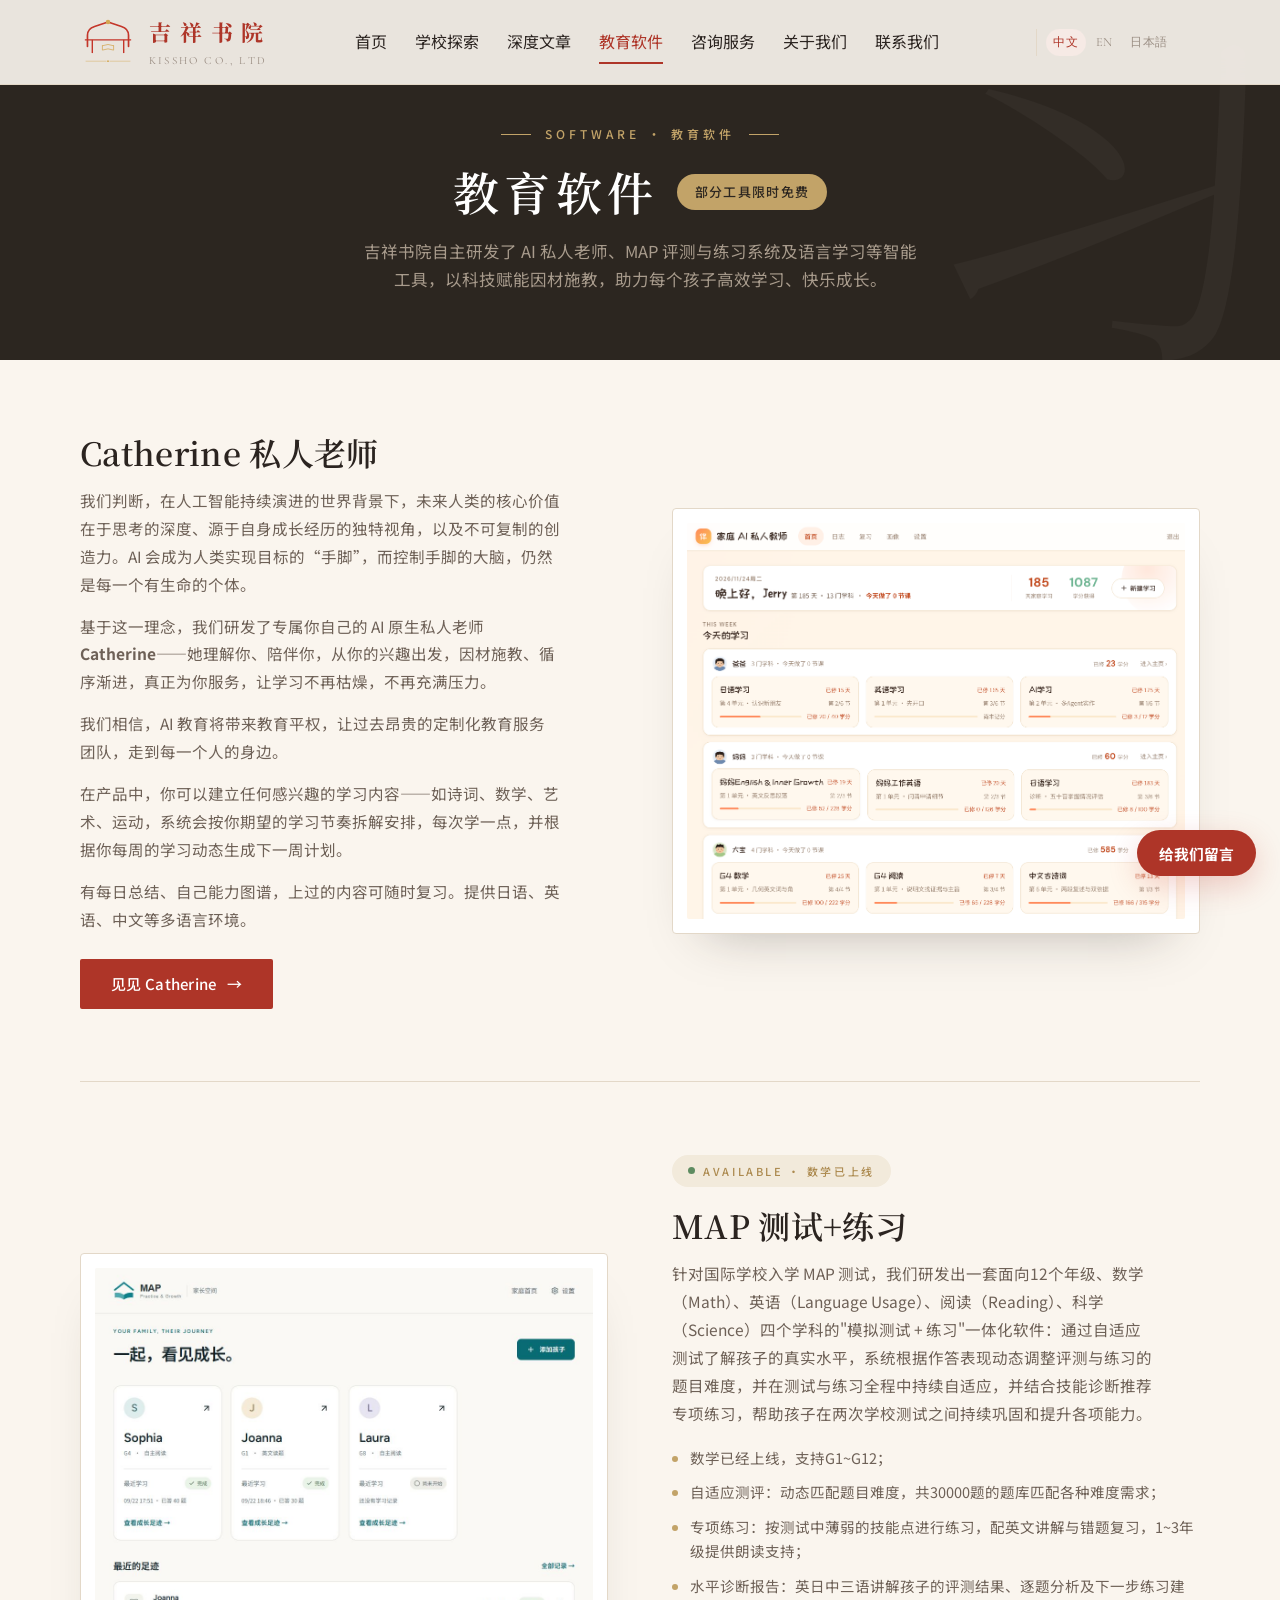
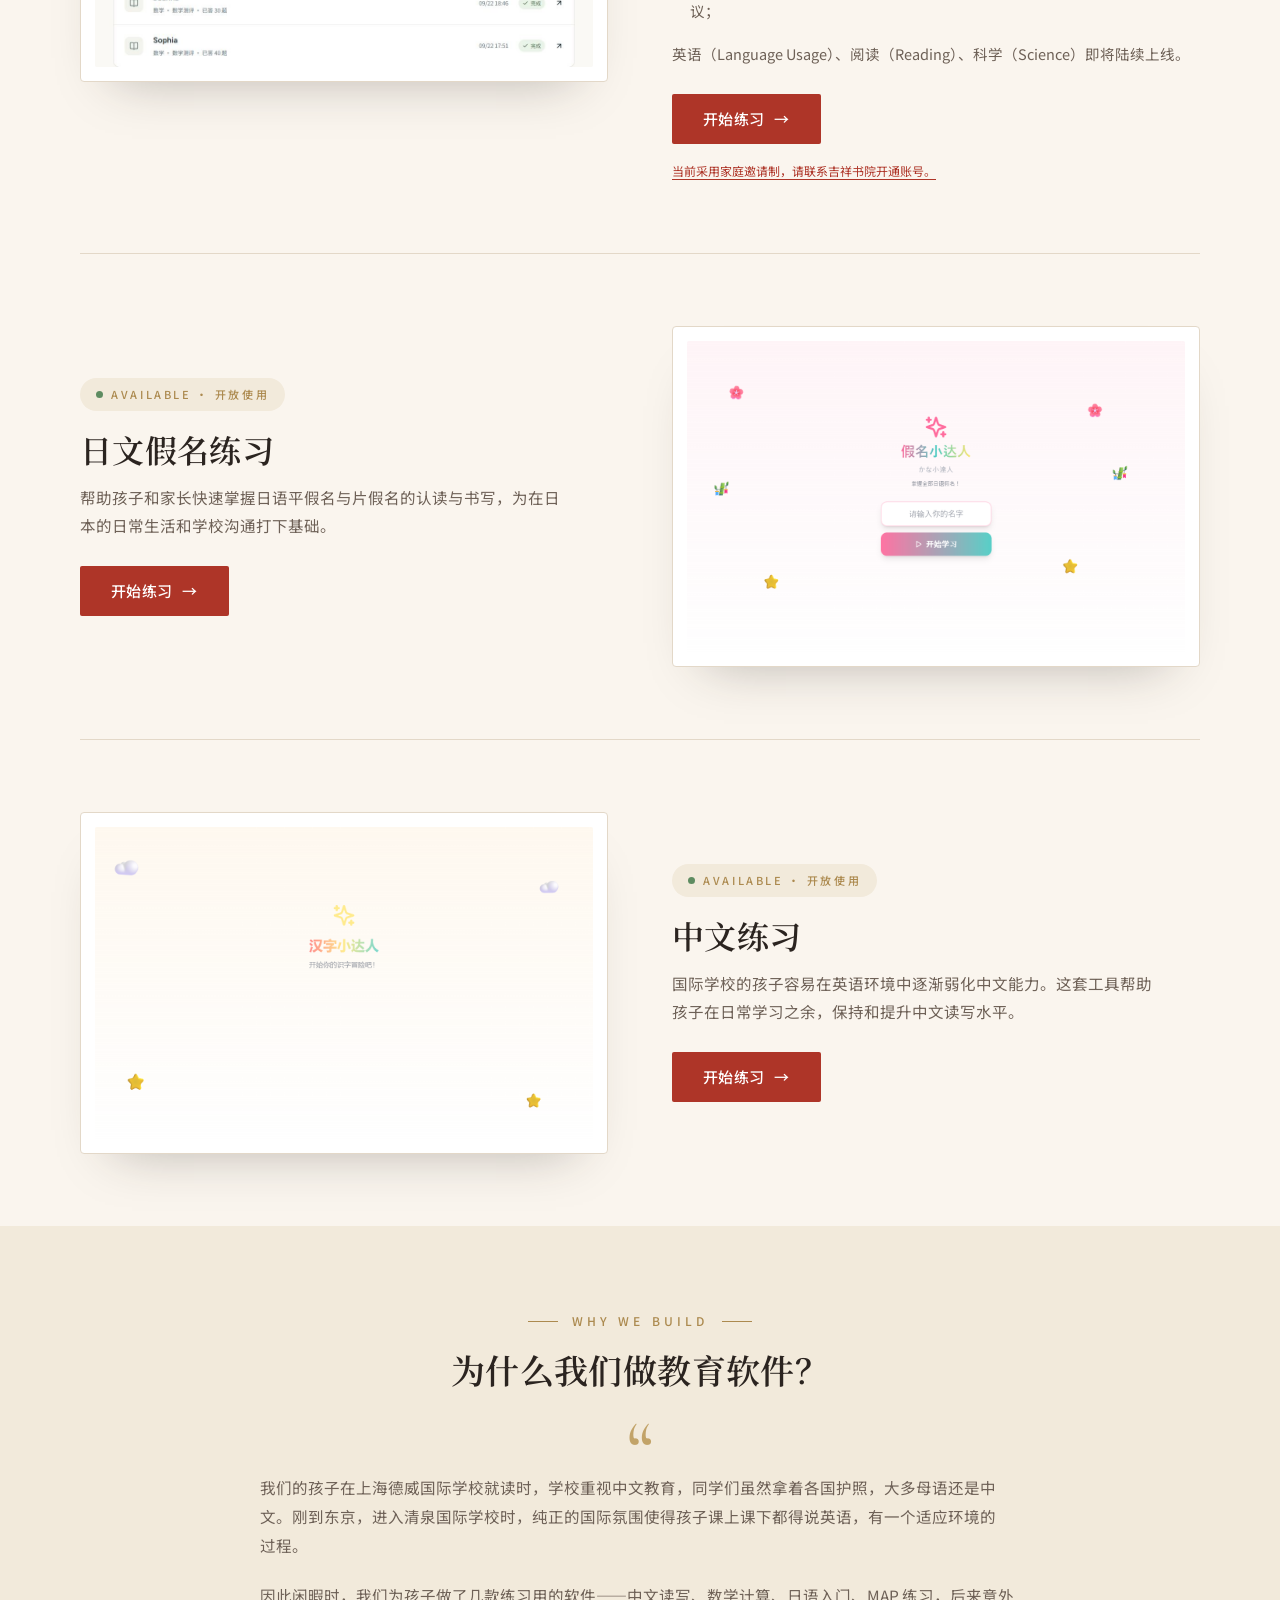
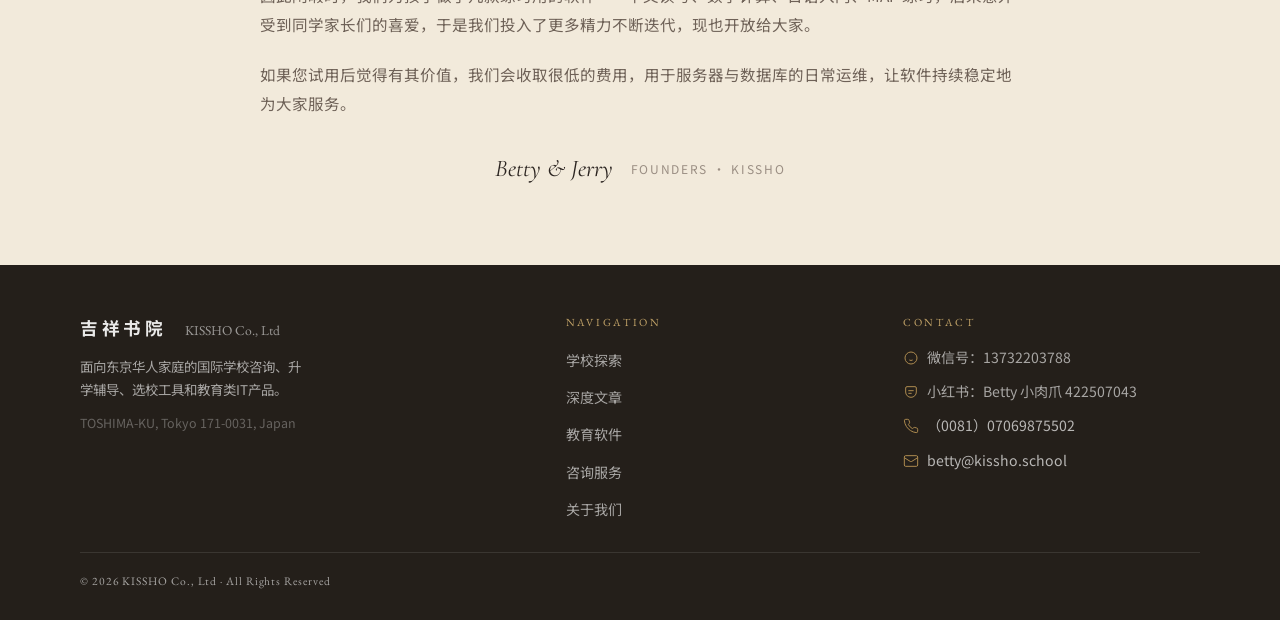
<file: tools.html>
<!DOCTYPE html>
<html lang="zh-CN">
<head>
  <meta charset="UTF-8" />
  <meta name="viewport" content="width=device-width, initial-scale=1.0" />
  <title
    data-i18n-zh="教育软件 | KISSHO 吉祥书院"
    data-i18n-en="Software | KISSHO"
    data-i18n-ja="教育ソフトウェア | KISSHO"
  >教育软件 | KISSHO 吉祥书院</title>
  <meta
    name="description"
    content="吉祥书院教育软件，包括 Catherine 私人老师、MAP 测试与练习、中文读写和日文假名练习。"
    data-i18n-attr="content"
    data-i18n-zh="吉祥书院教育软件，包括 Catherine 私人老师、MAP 测试与练习、中文读写和日文假名练习。"
    data-i18n-en="KISSHO educational software includes Catherine, an AI-native personal tutor, MAP testing and practice, Chinese literacy, and Japanese kana practice."
    data-i18n-ja="KISSHO の教育ソフトウェア。Catherine AI 家庭教師、MAP テスト対策、中国語の読み書き、日本語のかな練習を紹介します。"
  />
  <link rel="preconnect" href="https://fonts.googleapis.com">
  <link rel="preconnect" href="https://fonts.gstatic.com" crossorigin>
  <link href="https://fonts.googleapis.com/css2?family=Cormorant+Garamond:ital,wght@0,400;0,500;0,600;1,400&family=EB+Garamond:ital,wght@0,400;0,500;0,600;1,400&family=Noto+Sans+SC:wght@300;400;500;700&family=Noto+Serif+JP:wght@400;600;700&family=Noto+Serif+SC:wght@400;500;600;700&display=swap" rel="stylesheet">
  <link rel="stylesheet" href="style.css?v=floating-message-20260523">
  <link rel="stylesheet" href="redesign.css?v=catherine-home-screenshot">
</head>
<body class="redesign">

  <div class="top-stripe"></div>

  <header class="site-header"></header>

  <main>

    <section class="page-hero" data-watermark="习">
      <div class="container">
        <span class="eyebrow center" data-i18n-zh="Software · 教育软件" data-i18n-en="Software" data-i18n-ja="Software · 教育ソフトウェア">Software · 教育软件</span>
        <div class="ph-title">
          <h1 data-i18n-zh="教育软件" data-i18n-en="Software" data-i18n-ja="教育ソフトウェア">教育软件</h1>
          <span class="free-pill" data-i18n-zh="部分工具限时免费" data-i18n-en="Selected Tools Free for a Limited Time" data-i18n-ja="一部ツールは期間限定無料">部分工具限时免费</span>
        </div>
        <p class="lead" data-i18n-zh="吉祥书院自主研发了 AI 私人老师、MAP 评测与练习系统及语言学习等智能工具，以科技赋能因材施教，助力每个孩子高效学习、快乐成长。" data-i18n-en="KISSHO develops its own learning tools, including an AI personal tutor, MAP assessment and practice, and language learning software. We use technology to tailor learning to each child so they can learn effectively and enjoy making progress." data-i18n-ja="KISSHO は、AI 家庭教師、MAP の評価・練習システム、語学学習ツールなどを独自に開発しています。テクノロジーで一人ひとりに合った学びを支え、すべてのお子さまが効率よく学び、楽しく成長できるようにします。">吉祥书院自主研发了 AI 私人老师、MAP 评测与练习系统及语言学习等智能工具，以科技赋能因材施教，助力每个孩子高效学习、快乐成长。</p>
      </div>
    </section>

    <section class="prods">
      <div class="container">

        <section class="prod" id="catherine" aria-labelledby="catherine-title">
          <div>
            <h2 id="catherine-title" data-i18n-zh="Catherine 私人老师" data-i18n-en="Catherine AI Personal Tutor" data-i18n-ja="Catherine AI 家庭教師">Catherine 私人老师</h2>
            <p class="desc"
              data-i18n-zh="我们判断，在人工智能持续演进的世界背景下，未来人类的核心价值在于思考的深度、源于自身成长经历的独特视角，以及不可复制的创造力。AI 会成为人类实现目标的“手脚”，而控制手脚的大脑，仍然是每一个有生命的个体。"
              data-i18n-en="As AI continues to evolve, we believe that what will matter most about being human is how deeply we think, the unique perspectives shaped by our experiences, and the creativity that only we can bring. AI can be the ‘hands and feet’ that help us achieve our goals. Each living person remains the mind that guides them."
              data-i18n-ja="私たちは、AI が進化し続ける時代に、人間の価値の中心にあるのは、深く考える力、自らの成長の過程で培った独自の視点、そして一人ひとりにしか生み出せない創造性だと考えています。AI は、私たちが目標を実現するための「手足」になります。その手足を動かす頭脳は、命を持つ私たち一人ひとりです。">我们判断，在人工智能持续演进的世界背景下，未来人类的核心价值在于思考的深度、源于自身成长经历的独特视角，以及不可复制的创造力。AI 会成为人类实现目标的“手脚”，而控制手脚的大脑，仍然是每一个有生命的个体。</p>
            <p class="desc" data-i18n-mode="html"
              data-i18n-zh="基于这一理念，我们研发了专属你自己的 AI 原生私人老师 &lt;strong&gt;Catherine&lt;/strong&gt;——她理解你、陪伴你，从你的兴趣出发，因材施教、循序渐进，真正为你服务，让学习不再枯燥，不再充满压力。"
              data-i18n-en="That belief led us to create &lt;strong&gt;Catherine&lt;/strong&gt;, an AI-native personal tutor of your own. She gets to know you and stays by your side as you learn, starting with your interests and guiding you step by step at a pace that suits you. She works for you, making learning more engaging and less stressful."
              data-i18n-ja="この考えから、あなた専用の AI 家庭教師 &lt;strong&gt;Catherine&lt;/strong&gt; を開発しました。あなたを理解し、興味のあることから一歩ずつ、あなたに合った方法で学習を支えます。学びをもっと楽しく、気軽に続けられるように寄り添います。">基于这一理念，我们研发了专属你自己的 AI 原生私人老师 <strong>Catherine</strong>——她理解你、陪伴你，从你的兴趣出发，因材施教、循序渐进，真正为你服务，让学习不再枯燥，不再充满压力。</p>
            <p class="desc"
              data-i18n-zh="我们相信，AI 教育将带来教育平权，让过去昂贵的定制化教育服务团队，走到每一个人的身边。"
              data-i18n-en="We believe AI can make education more equitable by giving everyone access to the kind of personalized support that once required an expensive team of educators."
              data-i18n-ja="AI によって教育の機会がより公平になり、かつては高額な専門チームに頼る必要があった個別の教育支援が、誰にとっても身近になると考えています。">我们相信，AI 教育将带来教育平权，让过去昂贵的定制化教育服务团队，走到每一个人的身边。</p>
            <p class="desc"
              data-i18n-zh="在产品中，你可以建立任何感兴趣的学习内容——如诗词、数学、艺术、运动，系统会按你期望的学习节奏拆解安排，每次学一点，并根据你每周的学习动态生成下一周计划。"
              data-i18n-en="You can set up a learning plan for anything that interests you, from poetry and math to art and sports. Catherine breaks it into short sessions at your chosen pace and creates the following week’s plan based on how your learning progresses each week."
              data-i18n-ja="詩歌、数学、芸術、スポーツなど、興味のあることなら何でも学習テーマにできます。希望するペースに合わせて少しずつ取り組めるように内容を分け、毎週の学習状況をもとに翌週の計画を立てます。">在产品中，你可以建立任何感兴趣的学习内容——如诗词、数学、艺术、运动，系统会按你期望的学习节奏拆解安排，每次学一点，并根据你每周的学习动态生成下一周计划。</p>
            <p class="desc"
              data-i18n-zh="有每日总结、自己能力图谱，上过的内容可随时复习。提供日语、英语、中文等多语言环境。"
              data-i18n-en="You get daily summaries and a personal skill map, and you can review anything you have studied at any time. The platform supports learning in Japanese, English, Chinese, and other languages."
              data-i18n-ja="毎日の学習のまとめと自分のスキルマップを確認でき、学んだ内容はいつでも復習できます。日本語、英語、中国語などの言語に対応しています。">有每日总结、自己能力图谱，上过的内容可随时复习。提供日语、英语、中文等多语言环境。</p>
            <a class="btn btn-primary" href="https://tutor.kissho.school/" target="_blank" rel="noopener"><span data-i18n-zh="见见 Catherine" data-i18n-en="Meet Catherine" data-i18n-ja="Catherine に会う">见见 Catherine</span> <span class="arrow">→</span></a>
          </div>
          <div class="shot catherine-preview">
            <div class="frame">
              <img loading="lazy" decoding="async" src="图片/catherine-home-screenshot.png" width="1093" height="1018" data-i18n-attr="alt" data-i18n-zh="Catherine 私人老师家庭首页，显示家庭学习概览、各学习者的学科和进度" data-i18n-en="Catherine AI Personal Tutor family homepage, showing a learning overview, subjects, and progress for each learner" data-i18n-ja="Catherine AI 家庭教師のホーム画面。家族の学習概要と各学習者の科目・進捗を表示" alt="Catherine 私人老师家庭首页，显示家庭学习概览、各学习者的学科和进度" />
            </div>
          </div>
        </section>

        <div class="prod">
          <div class="shot map-preview">
            <a class="frame" href="https://map.kissho.school" target="_blank" rel="noopener" data-i18n-attr="aria-label" data-i18n-zh="打开 MAP 数学练习家长空间" data-i18n-en="Open the MAP Mathematics parent space" data-i18n-ja="MAP 数学練習の保護者画面を開く" aria-label="打开 MAP 数学练习家长空间">
              <img loading="lazy" decoding="async" src="图片/map-parent-v1-three-clean.jpg" width="1088" height="872" data-i18n-attr="alt" data-i18n-zh="MAP 数学 V1 家长空间：孩子档案、最近学习与成长记录" data-i18n-en="MAP Mathematics V1 parent space with child profiles, recent learning, and learning history" data-i18n-ja="MAP 数学 V1 の保護者画面：子どものプロフィール、最近の学習、学習履歴" alt="MAP 数学 V1 家长空间：孩子档案、最近学习与成长记录" />
            </a>
          </div>
          <div>
            <span class="status avail" data-i18n-zh="Available · 数学已上线" data-i18n-en="Available · Mathematics Live" data-i18n-ja="Available · 数学公開中">Available · 数学已上线</span>
            <h2 data-i18n="tools.map.title">MAP 测试+练习</h2>
            <p class="desc" data-i18n="tools.map.desc">针对国际学校入学 MAP 测试，我们研发出一套面向12个年级、数学（Math）、英语（Language Usage）、阅读（Reading）、科学（Science）四个学科的"模拟测试 + 练习"一体化软件：通过自适应测试了解孩子的真实水平，系统根据作答表现动态调整评测与练习的题目难度，并在测试与练习全程中持续自适应，并结合技能诊断推荐专项练习，帮助孩子在两次学校测试之间持续巩固和提升各项能力。</p>
            <ul class="feats">
              <li data-i18n="tools.map.f1">数学已经上线，支持G1~G12；</li>
              <li data-i18n="tools.map.f2">自适应测评：动态匹配题目难度，共30000题的题库匹配各种难度需求；</li>
              <li data-i18n="tools.map.f3">专项练习：按测试中薄弱的技能点进行练习，配英文讲解与错题复习，1~3年级提供朗读支持；</li>
              <li data-i18n="tools.map.f4">水平诊断报告：英日中三语讲解孩子的评测结果、逐题分析及下一步练习建议；</li>
            </ul>
            <p class="map-roadmap" data-i18n-zh="英语（Language Usage）、阅读（Reading）、科学（Science）即将陆续上线。" data-i18n-en="Language Usage, Reading, and Science will launch in stages soon." data-i18n-ja="英語（Language Usage）・読解（Reading）・理科（Science）も順次公開予定です。">英语（Language Usage）、阅读（Reading）、科学（Science）即将陆续上线。</p>
            <a class="btn btn-primary" href="https://map.kissho.school" target="_blank" rel="noopener"><span data-i18n="tools.map.btn">开始练习</span> <span class="arrow">→</span></a>
            <p class="map-note"><a href="contact.html" data-i18n-zh="当前采用家庭邀请制，请联系吉祥书院开通账号。" data-i18n-en="Access is currently by family invitation. Contact KISSHO to set up an account." data-i18n-ja="現在はご家庭ごとの招待制です。アカウント開設は KISSHO にお問い合わせください。">当前采用家庭邀请制，请联系吉祥书院开通账号。</a></p>
          </div>
        </div>

        <div class="prod">
          <div>
            <span class="status avail" data-i18n-zh="Available · 开放使用" data-i18n-en="Available" data-i18n-ja="Available · 公開中">Available · 开放使用</span>
            <h2 data-i18n="tools.japanese.title">日文假名练习</h2>
            <p class="desc" data-i18n="tools.japanese.desc">帮助孩子和家长快速掌握日语平假名与片假名的认读与书写，为在日本的日常生活和学校沟通打下基础。</p>
            <a class="btn btn-primary" href="https://japanese.sophia.beer/" target="_blank" rel="noopener"><span data-i18n="tools.japanese.btn">开始练习</span> <span class="arrow">→</span></a>
          </div>
          <div class="shot">
            <div class="frame"><img loading="lazy" decoding="async" src="图片/japanese-tool.png" alt="日文假名练习工具截图" /></div>
          </div>
        </div>

        <div class="prod">
          <div class="shot">
            <div class="frame"><img loading="lazy" decoding="async" src="图片/chinese-tool.png" alt="中文练习工具截图" /></div>
          </div>
          <div>
            <span class="status avail" data-i18n-zh="Available · 开放使用" data-i18n-en="Available" data-i18n-ja="Available · 公開中">Available · 开放使用</span>
            <h2 data-i18n="tools.chinese.title">中文练习</h2>
            <p class="desc" data-i18n="tools.chinese.desc">国际学校的孩子容易在英语环境中逐渐弱化中文能力。这套工具帮助孩子在日常学习之余，保持和提升中文读写水平。</p>
            <a class="btn btn-primary" href="https://chinese.sophia.beer/" target="_blank" rel="noopener"><span data-i18n="tools.chinese.btn">开始练习</span> <span class="arrow">→</span></a>
          </div>
        </div>

      </div>
    </section>

    <!-- Why we build software -->
    <section class="why">
      <div class="container">
        <div class="inner">
          <div>
            <span class="eyebrow center">Why We Build</span>
            <h2 data-i18n="tools.why.title">为什么我们做教育软件？</h2>
            <div class="qm">“</div>
          </div>
          <div class="why-body">
            <p data-i18n-zh="我们的孩子在上海德威国际学校就读时，学校重视中文教育，同学们虽然拿着各国护照，大多母语还是中文。刚到东京，进入清泉国际学校时，纯正的国际氛围使得孩子课上课下都得说英语，有一个适应环境的过程。" data-i18n-en="When our children were at Dulwich College Shanghai, Chinese literacy still had a clear place in school life and many classmates were Chinese-speaking at home. After moving to Tokyo and entering Seisen, the environment became much more international, and our children had to operate in English all day, both in and out of class." data-i18n-ja="子どもたちが上海のドゥルウィッチに通っていた頃は、中国語教育にも一定の重みがあり、クラスメートの多くも家庭では中国語を使っていました。東京に移り清泉に入ってからは、より本格的な国際環境となり、授業中も日常生活でも英語で過ごす時間が一気に増えました。">我们的孩子在上海德威国际学校就读时，学校重视中文教育，同学们虽然拿着各国护照，大多母语还是中文。刚到东京，进入清泉国际学校时，纯正的国际氛围使得孩子课上课下都得说英语，有一个适应环境的过程。</p>
            <p data-i18n-zh="因此闲暇时，我们为孩子做了几款练习用的软件——中文读写、数学计算、日语入门、MAP 练习，后来意外受到同学家长们的喜爱，于是我们投入了更多精力不断迭代，现也开放给大家。" data-i18n-en="So we started building small tools for our own family: Chinese reading and writing, math fluency, beginner Japanese, and MAP practice. Other parents began asking to use them as well, so we kept improving the tools and eventually opened them to more families." data-i18n-ja="そこで私たちは、家庭用に中国語の読み書き、計算練習、日本語入門、MAP対策の小さな学習ツールを作り始めました。使ってみたいという保護者の声が増え、改良を重ねながら、今ではより多くのご家庭に公開しています。">因此闲暇时，我们为孩子做了几款练习用的软件——中文读写、数学计算、日语入门、MAP 练习，后来意外受到同学家长们的喜爱，于是我们投入了更多精力不断迭代，现也开放给大家。</p>
            <p data-i18n-zh="如果您试用后觉得有其价值，我们会收取很低的费用，用于服务器与数据库的日常运维，让软件持续稳定地为大家服务。" data-i18n-en="If the tools prove useful for your family, we may charge a very modest fee later on to cover servers, databases, and ongoing maintenance, so the products can stay stable and keep improving." data-i18n-ja="ご家庭にとって十分な価値があると感じていただけた場合には、将来的にサーバーやデータベース、日常運用費をまかなうためのごく小さな利用料をお願いする可能性があります。安定して使い続けられる状態を保つためです。">如果您试用后觉得有其价值，我们会收取很低的费用，用于服务器与数据库的日常运维，让软件持续稳定地为大家服务。</p>
            <div class="why-sign">
              <span class="sig">Betty &amp; Jerry</span>
              <span class="who">FOUNDERS · KISSHO</span>
            </div>
          </div>
        </div>
      </div>
    </section>

  </main>

  <footer class="site-footer"></footer>

  <script src="script.js?v=map-targeted-practice-20261012"></script>
</body>
</html>
</file>
<file: style.css>
/* ============================================
   Kissho.school — Main Stylesheet
   Design reference: placeholder-reference.html
   ============================================ */

/* ── Reset & Variables ── */
*, *::before, *::after { box-sizing: border-box; margin: 0; padding: 0; }

:root {
  --red:      #c4362a;
  --red-lt:   #d9534f;
  --red-bg:   rgba(196, 54, 42, 0.07);
  --gold:     #d4a853;
  --gold-lt:  #e8c87a;
  --cream:    #faf8f5;
  --warm:     #f3efe8;
  --white:    #ffffff;
  --dark:     #2a2118;
  --mid:      #6b5d50;
  --muted:    #a09080;
  --border:   rgba(196, 54, 42, 0.15);
  --border-light: rgba(196, 54, 42, 0.08);
  --shadow-sm:  0 2px 12px rgba(42, 33, 24, 0.04);
  --shadow-md:  0 4px 24px rgba(42, 33, 24, 0.06);
  --radius:   3px;
  --max-w:    1080px;
  --max-w-narrow: 780px;
}

html { scroll-behavior: smooth; }

body {
  font-family: 'Noto Serif SC', 'SimSun', serif;
  background: var(--cream);
  color: var(--dark);
  line-height: 1.8;
  font-size: 16px;
}

/* ── Utility ── */
.container       { max-width: var(--max-w); margin: 0 auto; padding: 0 40px; }
.container--narrow { max-width: var(--max-w-narrow); }
.en  { font-family: 'EB Garamond', Georgia, serif; }
.jp  { font-family: 'Noto Serif JP', 'Yu Mincho', serif; }

/* ── Placeholder Blocks ── */
.placeholder {
  border: 2px dashed var(--gold-lt);
  border-radius: var(--radius);
  background: rgba(212, 168, 83, 0.06);
  padding: 32px 24px;
  text-align: center;
  color: var(--muted);
  font-size: 0.88rem;
  line-height: 1.6;
}

.placeholder-label {
  display: block;
  font-family: 'EB Garamond', Georgia, serif;
  font-size: 0.72rem;
  letter-spacing: 0.15em;
  text-transform: uppercase;
  color: var(--gold);
  margin-bottom: 8px;
}

/* ── Top Stripe ── */
.top-stripe {
  width: 100%;
  height: 4px;
  background: linear-gradient(to right, var(--red), var(--gold), var(--red));
}

/* ============================================
   Header / Navigation
   ============================================ */
.site-header {
  background: var(--cream);
  border-bottom: 1px solid var(--border-light);
  position: sticky;
  top: 0;
  z-index: 100;
}

.header-inner {
  max-width: var(--max-w);
  margin: 0 auto;
  padding: 0 40px;
  display: flex;
  align-items: center;
  justify-content: flex-start;
  height: 72px;
  position: relative;
}

.site-logo {
  display: flex;
  align-items: center;
  gap: 14px;
  text-decoration: none;
  color: var(--dark);
}

.site-logo-mark {
  width: 64px;
  height: 58px;
  object-fit: contain;
  flex: 0 0 auto;
  display: block;
}

.site-logo-text {
  display: flex;
  flex-direction: column;
  gap: 1px;
}

.site-logo-zh {
  font-size: 1.05rem;
  font-weight: 700;
  color: var(--red);
  letter-spacing: 0.65em;
  white-space: nowrap;
}

.site-logo-en {
  font-family: 'EB Garamond', Georgia, serif;
  font-size: 0.68rem;
  letter-spacing: 0.12em;
  color: var(--muted);
  text-transform: uppercase;
}

.nav {
  display: flex;
  align-items: center;
  gap: 32px;
  flex-wrap: nowrap;
  flex: 1 1 auto;
  min-width: 0;
  margin-left: 29px;
  padding-right: 190px;
}

.nav-link {
  font-size: 0.92rem;
  color: var(--mid);
  text-decoration: none;
  transition: color 0.2s;
  padding: 4px 0;
  border-bottom: 1.5px solid transparent;
  white-space: nowrap;
}

.nav-link:hover,
.nav-link.active {
  color: var(--red);
  border-bottom-color: var(--red);
}

html[lang="ja"] .nav { gap: 18px; }
html[lang="ja"] .nav-link { font-size: 13.5px; }
html[lang="en"] .nav {
  gap: 22px;
}
html[lang="en"] .nav-link { font-size: 0.92rem; }
html[lang="en"] .nav > .nav-link:last-of-type { margin-right: 6px; }

.lang-switch {
  display: flex;
  align-items: center;
  flex-wrap: nowrap;
  flex: 0 0 auto;
  gap: 4px;
  margin-left: 0;
  padding-left: 24px;
  border-left: 1px solid var(--border);
  white-space: nowrap;
}

.site-header .lang-switch {
  position: absolute;
  top: 50%;
  right: 40px;
  transform: translateY(-50%);
}

.lang-btn {
  font-family: 'EB Garamond', Georgia, serif;
  font-size: 0.78rem;
  letter-spacing: 0.05em;
  padding: 4px 10px;
  border: 1px solid transparent;
  border-radius: 20px;
  background: none;
  color: var(--muted);
  cursor: pointer;
  transition: all 0.2s;
  white-space: nowrap;
  flex: 0 0 auto;
}

.lang-btn:hover { color: var(--mid); }

.lang-btn.active {
  color: var(--red);
  border-color: var(--border);
  background: var(--red-bg);
}

.nav-toggle {
  display: none;
  background: none;
  border: none;
  cursor: pointer;
  padding: 8px;
}

.nav-toggle span {
  display: block;
  width: 22px;
  height: 2px;
  background: var(--dark);
  margin: 5px 0;
  transition: all 0.3s;
}

/* ============================================
   Buttons
   ============================================ */
.btn {
  display: inline-flex;
  align-items: center;
  justify-content: center;
  gap: 8px;
  font-family: 'Noto Serif SC', serif;
  font-size: 0.92rem;
  padding: 12px 28px;
  min-height: 50px;
  border-radius: var(--radius);
  text-decoration: none;
  transition: all 0.25s;
  cursor: pointer;
  line-height: 1.2;
  text-align: center;
  align-self: flex-start;
  max-width: 100%;
  border: none;
}

.btn-primary {
  background: var(--red);
  color: var(--white);
  border: 1px solid transparent;
}

.btn-primary:hover { background: var(--red-lt); }

.btn-ghost {
  background: transparent;
  color: var(--red);
  border: 1px solid var(--border);
}

.btn-ghost:hover { border-color: var(--red); }

/* ============================================
   Ornament Divider
   ============================================ */
.ornament {
  display: flex;
  align-items: center;
  gap: 14px;
  max-width: 400px;
  margin: 0 auto;
  padding: 0 40px;
}

.orn-line {
  flex: 1;
  height: 1px;
  background: linear-gradient(to right, transparent, var(--gold));
}

.orn-line.rev {
  background: linear-gradient(to left, transparent, var(--gold));
}

.orn-diamond {
  width: 7px;
  height: 7px;
  background: var(--gold);
  transform: rotate(45deg);
  flex-shrink: 0;
}

/* ============================================
   Section Common
   ============================================ */
.section        { padding: 45px 0; }
.section--warm  { background: var(--warm); }

.section-header {
  text-align: center;
  margin-bottom: 48px;
}

.section-kicker {
  font-family: 'EB Garamond', Georgia, serif;
  font-size: 0.68rem;
  letter-spacing: 0.3em;
  text-transform: uppercase;
  color: var(--red);
  margin-bottom: 12px;
}

.section-title {
  font-size: 1.6rem;
  font-weight: 700;
  color: var(--dark);
  line-height: 1.5;
  margin-bottom: 12px;
}

.section-desc {
  font-size: 0.95rem;
  color: var(--muted);
  max-width: 560px;
  margin: 0 auto;
  line-height: 1.8;
}

/* ============================================
   Page Hero (shared for inner pages)
   ============================================ */
.page-hero {
  padding: 42px 0 36px;
  text-align: center;
  border-bottom: 1px solid var(--border-light);
}

.page-hero .section-kicker { margin-bottom: 16px; }

.page-hero .section-title {
  font-size: 1.8rem;
  margin-bottom: 16px;
}

.page-hero .section-desc {
  max-width: 640px;
}

main > .page-hero + .section { padding-top: 58px; }

/* ============================================
   Homepage: Hero
   ============================================ */
.hero {
  padding: 35px 0 54px;
  background: var(--cream);
}

.home-offer-section {
  padding-top: 64px;
  padding-bottom: 64px;
  background: var(--white);
  border-top: 1px solid var(--border-light);
  border-bottom: 1px solid var(--border-light);
}

.home-featured-section {
  padding-top: 64px;
  padding-bottom: 64px;
}

.home-about-section {
  padding-top: 68px;
  padding-bottom: 68px;
  background: #fffdfb;
  border-top: 1px solid var(--border-light);
}

.hero-inner {
  display: grid;
  grid-template-columns: 1fr 1fr;
  gap: 64px;
  align-items: center;
}

.hero-content {
  display: flex;
  flex-direction: column;
  gap: 24px;
}

.hero-kicker {
  font-family: 'EB Garamond', Georgia, serif;
  font-size: 0.72rem;
  letter-spacing: 0.25em;
  text-transform: uppercase;
  color: var(--red);
  display: flex;
  align-items: center;
  gap: 10px;
}

.hero-kicker::before {
  content: '';
  width: 32px;
  height: 1.5px;
  background: var(--red);
}

.hero-title {
  font-size: 1.85rem;
  font-weight: 700;
  line-height: 1.45;
  color: var(--dark);
  letter-spacing: 0;
  white-space: nowrap;
}

.hero-title em { font-style: normal; color: var(--red); }

.hero-desc {
  font-size: 1rem;
  line-height: 1.9;
  color: var(--mid);
}

.hero-cta {
  margin-top: 8px;
  display: flex;
  flex-wrap: wrap;
  gap: 12px;
  align-items: center;
}

.hero-image {
  border-radius: var(--radius);
  overflow: hidden;
  aspect-ratio: 4 / 3;
}

/* ============================================
   Homepage: Module Cards
   ============================================ */
.modules-grid {
  display: grid;
  grid-template-columns: repeat(2, 1fr);
  gap: 32px;
}

.module-card {
  background: var(--white);
  border: 1px solid var(--border-light);
  border-top: 3px solid var(--red);
  border-radius: var(--radius);
  padding: 36px 32px 32px;
  box-shadow: var(--shadow-sm);
  display: flex;
  flex-direction: column;
  gap: 16px;
  transition: box-shadow 0.3s, transform 0.3s;
}

.module-card:hover {
  box-shadow: var(--shadow-md);
  transform: translateY(-2px);
}

.module-icon { width: 40px; height: 40px; color: var(--red); }

.module-label {
  font-family: 'EB Garamond', Georgia, serif;
  font-size: 0.65rem;
  letter-spacing: 0.25em;
  text-transform: uppercase;
  color: var(--gold);
}

.module-title { font-size: 1.15rem; font-weight: 700; color: var(--dark); }

.module-desc { font-size: 0.9rem; color: var(--mid); line-height: 1.8; flex: 1; }

.module-link {
  font-family: 'EB Garamond', Georgia, serif;
  font-size: 0.88rem;
  color: var(--red);
  text-decoration: none;
  display: inline-flex;
  align-items: center;
  gap: 6px;
  transition: gap 0.2s;
}

.module-link:hover { gap: 10px; }
.module-link::after { content: '\2192'; }

/* ============================================
   Homepage: Articles Preview
   ============================================ */
.articles-grid {
  display: grid;
  grid-template-columns: repeat(3, 1fr);
  gap: 28px;
}

.article-card {
  background: var(--white);
  border: 1px solid var(--border-light);
  border-radius: var(--radius);
  overflow: hidden;
  transition: box-shadow 0.3s, transform 0.3s;
  text-decoration: none;
  color: inherit;
}

.article-card:hover {
  box-shadow: var(--shadow-md);
  transform: translateY(-2px);
}

.article-image { aspect-ratio: 16 / 10; overflow: hidden; }

.article-body {
  padding: 24px;
  display: flex;
  flex-direction: column;
  gap: 10px;
}

.article-tag {
  font-family: 'EB Garamond', Georgia, serif;
  font-size: 0.65rem;
  letter-spacing: 0.2em;
  text-transform: uppercase;
  color: var(--gold);
}

.article-title { font-size: 1.02rem; font-weight: 600; color: var(--dark); line-height: 1.6; }

.article-excerpt { font-size: 0.85rem; color: var(--muted); line-height: 1.75; }

.article-date {
  font-family: 'EB Garamond', Georgia, serif;
  font-size: 0.78rem;
  color: var(--muted);
  margin-top: 4px;
}

/* ============================================
   Homepage: About Preview
   ============================================ */
.about-preview {
  display: grid;
  grid-template-columns: 0.9fr 1.1fr;
  gap: 56px;
  align-items: center;
}

.about-text {
  display: flex;
  flex-direction: column;
  gap: 20px;
}

.about-quote {
  font-size: 1.1rem;
  line-height: 1.9;
  color: var(--dark);
  border-left: 3px solid var(--gold);
  padding-left: 20px;
  font-style: italic;
}

.about-desc { font-size: 0.92rem; color: var(--mid); line-height: 1.85; }

.about-photo {
  display: flex;
  align-items: center;
  justify-content: center;
  justify-self: center;
  width: 100%;
  background: var(--white);
  border-radius: var(--radius);
  overflow: hidden;
  aspect-ratio: 2048 / 1365;
}

/* ============================================
   Schools Page: Filter Bar
   ============================================ */
.filter-bar {
  display: flex;
  flex-wrap: wrap;
  gap: 16px;
  padding: 24px 28px;
  background: var(--white);
  border: 1px solid var(--border-light);
  border-radius: var(--radius);
  box-shadow: var(--shadow-sm);
  margin-bottom: 40px;
}

.filter-group {
  display: flex;
  flex-direction: column;
  gap: 6px;
  flex: 1;
  min-width: 130px;
  max-width: 200px;
}

.filter-label {
  font-family: 'EB Garamond', Georgia, serif;
  font-size: 0.65rem;
  letter-spacing: 0.2em;
  text-transform: uppercase;
  color: var(--muted);
}

.filter-select {
  font-family: 'Noto Serif SC', serif;
  font-size: 0.88rem;
  padding: 8px 12px;
  border: 1px solid var(--border);
  border-radius: var(--radius);
  background: var(--cream);
  color: var(--dark);
  cursor: pointer;
  appearance: none;
  background-image: url("data:image/svg+xml,%3Csvg width='10' height='6' viewBox='0 0 10 6' fill='none' xmlns='http://www.w3.org/2000/svg'%3E%3Cpath d='M1 1L5 5L9 1' stroke='%23a09080' stroke-width='1.5' stroke-linecap='round'/%3E%3C/svg%3E");
  background-repeat: no-repeat;
  background-position: right 12px center;
  padding-right: 32px;
}

.filter-select:focus {
  outline: none;
  border-color: var(--red);
}

/* Schools Grid */
.schools-grid {
  display: grid;
  grid-template-columns: repeat(2, 1fr);
  gap: 24px;
}

.school-card {
  background: var(--white);
  border: 1px solid var(--border-light);
  border-radius: var(--radius);
  padding: 28px;
  box-shadow: var(--shadow-sm);
  display: flex;
  flex-direction: column;
  gap: 12px;
  transition: box-shadow 0.3s, transform 0.3s;
}

.school-card:hover {
  box-shadow: var(--shadow-md);
  transform: translateY(-2px);
}

.school-card-header {
  display: flex;
  justify-content: space-between;
  align-items: flex-start;
  gap: 12px;
}

.school-name {
  font-size: 1.05rem;
  font-weight: 700;
  color: var(--dark);
}

.school-tag {
  font-family: 'EB Garamond', Georgia, serif;
  font-size: 0.65rem;
  letter-spacing: 0.15em;
  text-transform: uppercase;
  color: var(--red);
  background: var(--red-bg);
  padding: 3px 10px;
  border-radius: 20px;
  white-space: nowrap;
}

.school-meta {
  display: flex;
  flex-wrap: wrap;
  gap: 16px;
  font-size: 0.82rem;
  color: var(--muted);
}

.school-meta span {
  display: flex;
  align-items: center;
  gap: 5px;
}

.school-summary {
  font-size: 0.88rem;
  color: var(--mid);
  line-height: 1.75;
}

/* ============================================
   Articles Page
   ============================================ */
.category-filters {
  display: flex;
  justify-content: center;
  flex-wrap: wrap;
  gap: 8px;
  margin-bottom: 40px;
}

.category-btn {
  font-family: 'Noto Serif SC', serif;
  font-size: 0.85rem;
  padding: 8px 20px;
  border: 1px solid var(--border);
  border-radius: 24px;
  background: var(--white);
  color: var(--mid);
  cursor: pointer;
  transition: all 0.2s;
}

.category-btn:hover { border-color: var(--red); color: var(--red); }

.category-btn.active {
  background: var(--red);
  border-color: var(--red);
  color: var(--white);
}

.articles-page-grid {
  grid-template-columns: repeat(2, minmax(0, 1fr));
  gap: 32px;
}

.articles-list {
  display: grid;
  grid-template-columns: repeat(2, 1fr);
  gap: 32px;
}

.article-list-item {
  display: grid;
  grid-template-columns: 200px 1fr;
  gap: 24px;
  align-items: start;
  padding-bottom: 32px;
  border-bottom: 1px solid var(--border-light);
}

.article-list-image {
  aspect-ratio: 3 / 2;
  border-radius: var(--radius);
  overflow: hidden;
}

.article-list-body {
  display: flex;
  flex-direction: column;
  gap: 8px;
}

/* ============================================
   Tools Page
   ============================================ */
.tool-showcase {
  display: grid;
  grid-template-columns: 1fr 1fr;
  gap: 56px;
  align-items: center;
}

.tool-showcase:not(:last-child) {
  border-bottom: 1px solid var(--border-light);
}

.tool-showcase.reversed { direction: rtl; }
.tool-showcase.reversed > * { direction: ltr; }

.tool-info {
  display: flex;
  flex-direction: column;
  gap: 16px;
}

.tool-badge {
  display: inline-flex;
  align-items: center;
  gap: 6px;
  font-family: 'EB Garamond', Georgia, serif;
  font-size: 0.7rem;
  letter-spacing: 0.15em;
  text-transform: uppercase;
  color: var(--gold);
  background: rgba(212, 168, 83, 0.1);
  padding: 5px 14px;
  border-radius: 20px;
  width: fit-content;
}

.tool-title { font-size: 1.4rem; font-weight: 700; color: var(--dark); }

.tool-desc { font-size: 0.92rem; color: var(--mid); line-height: 1.85; }

.tool-features {
  list-style: none;
  display: flex;
  flex-direction: column;
  gap: 10px;
}

.tool-features li {
  font-size: 0.88rem;
  color: var(--mid);
  padding-left: 20px;
  position: relative;
}

.tool-features li::before {
  content: '';
  position: absolute;
  left: 0;
  top: 10px;
  width: 8px;
  height: 8px;
  border: 1.5px solid var(--gold);
  border-radius: 50%;
}

.tool-preview {
  border-radius: var(--radius);
  overflow: hidden;
  aspect-ratio: 4 / 3;
}

.tool-showcase--coming-soon {
  align-items: start;
}

.tool-showcase--coming-soon .tool-preview {
  aspect-ratio: 5 / 3;
  max-width: 420px;
  justify-self: end;
  width: 100%;
}

.tools-main {
  display: flex;
  flex-direction: column;
}

.tools-main .page-hero {
  background: var(--cream);
}

.tools-section {
  padding-top: 64px;
  padding-bottom: 64px;
  border-top: 1px solid var(--border-light);
}

.tools-section--chinese {
  order: 1;
  background: var(--white);
}

.tools-section--japanese {
  order: 2;
  background: var(--warm);
}

.tools-section--map {
  order: 3;
  background: var(--white);
}

.tools-section--note {
  order: 4;
  background: var(--warm);
}

/* ============================================
   Services Page
   ============================================ */
.services-overview {
  display: grid;
  grid-template-columns: repeat(2, 1fr);
  gap: 32px;
  margin-bottom: 64px;
}

.services-group,
.services-overview--primary,
.services-overview--secondary {
  display: contents;
}

.services-section-label {
  display: none;
}

.service-card {
  background: var(--white);
  border: 1px solid var(--border-light);
  border-radius: var(--radius);
  padding: 36px 32px;
  box-shadow: var(--shadow-sm);
  display: flex;
  flex-direction: column;
  gap: 16px;
}

.service-card--flagship,
.service-card:has(.service-title[data-i18n="services.s7.title"]) {
  border-color: rgba(196, 54, 42, 0.22);
  background: linear-gradient(180deg, rgba(212, 168, 83, 0.14), #fff 52%);
  box-shadow: 0 6px 24px rgba(42, 33, 24, 0.08);
}

.service-icon { width: 40px; height: 40px; color: var(--red); }

.service-title { font-size: 1.1rem; font-weight: 700; color: var(--dark); }

.service-desc { font-size: 0.9rem; color: var(--mid); line-height: 1.8; }

.service-includes {
  list-style: none;
  display: flex;
  flex-direction: column;
  gap: 8px;
  margin-top: 4px;
}

.service-includes li {
  font-size: 0.85rem;
  color: var(--mid);
  padding-left: 18px;
  position: relative;
}

.service-includes li::before {
  content: '';
  position: absolute;
  left: 0;
  top: 9px;
  width: 6px;
  height: 6px;
  background: var(--gold);
  border-radius: 50%;
}

/* Process Timeline */
.process-timeline {
  max-width: 640px;
  margin: 0 auto;
}

.process-step {
  display: flex;
  gap: 24px;
  padding-bottom: 32px;
  position: relative;
}

.process-step:not(:last-child)::before {
  content: '';
  position: absolute;
  left: 19px;
  top: 40px;
  bottom: 0;
  width: 1px;
  background: var(--border);
}

.process-marker {
  width: 40px;
  height: 40px;
  border-radius: 50%;
  border: 2px solid var(--red);
  display: flex;
  align-items: center;
  justify-content: center;
  font-family: 'EB Garamond', Georgia, serif;
  font-size: 0.9rem;
  color: var(--red);
  background: var(--cream);
  flex-shrink: 0;
  position: relative;
  z-index: 1;
}

.process-content { padding-top: 6px; }

.process-content h4 {
  font-size: 1rem;
  font-weight: 700;
  color: var(--dark);
  margin-bottom: 6px;
}

.process-content p {
  font-size: 0.88rem;
  color: var(--mid);
  line-height: 1.75;
}

/* ============================================
   About Page
   ============================================ */
.about-story {
  max-width: var(--max-w-narrow);
  margin: 0 auto;
  display: flex;
  flex-direction: column;
  gap: 28px;
}

.about-story p {
  font-size: 1rem;
  line-height: 2;
  color: var(--mid);
}

.team-grid {
  display: grid;
  grid-template-columns: repeat(2, 1fr);
  gap: 40px;
}

.team-member {
  background: var(--white);
  border: 1px solid var(--border-light);
  border-radius: var(--radius);
  overflow: hidden;
  box-shadow: var(--shadow-sm);
}

.team-photo { aspect-ratio: 4 / 3; overflow: hidden; }

.team-info { padding: 28px; }

.team-name { font-size: 1.2rem; font-weight: 700; color: var(--dark); margin-bottom: 4px; }

.team-role {
  font-family: 'EB Garamond', Georgia, serif;
  font-size: 0.72rem;
  letter-spacing: 0.2em;
  text-transform: uppercase;
  color: var(--muted);
  margin-bottom: 12px;
}

.team-bio { font-size: 0.88rem; color: var(--mid); line-height: 1.8; }

/* ============================================
   Contact Page
   ============================================ */
.contact-grid {
  display: grid;
  grid-template-columns: repeat(2, 1fr);
  gap: 40px;
}

.contact-channel {
  background: var(--white);
  border: 1px solid var(--border-light);
  border-radius: var(--radius);
  padding: 32px;
  box-shadow: var(--shadow-sm);
  display: flex;
  flex-direction: column;
  align-items: center;
  text-align: center;
  gap: 16px;
}

.contact-icon { width: 36px; height: 36px; color: var(--red); }

.contact-channel-name {
  font-size: 1rem;
  font-weight: 700;
  color: var(--dark);
}

.contact-channel-desc {
  font-size: 0.88rem;
  color: var(--muted);
  line-height: 1.7;
}

.contact-channel-value {
  font-size: 0.92rem;
  color: var(--red);
  word-break: break-all;
}

.contact-channel-value a {
  color: var(--red);
  text-decoration: none;
  border-bottom: 1px solid transparent;
  transition: border-color 0.2s;
}

.contact-channel-value a:hover { border-color: var(--red); }

.contact-qr {
  width: 180px;
  height: 180px;
  border-radius: var(--radius);
  overflow: hidden;
}

/* Company info card */
.company-info-card {
  background: var(--white);
  border: 1px solid var(--border-light);
  border-top: 3px solid var(--red);
  border-radius: var(--radius);
  padding: 36px 32px;
  box-shadow: var(--shadow-sm);
  margin-top: 48px;
}

.info-row {
  display: flex;
  gap: 16px;
  padding: 14px 0;
}

.info-row:not(:last-child) {
  border-bottom: 1px solid var(--border-light);
}

.info-label {
  font-family: 'EB Garamond', Georgia, serif;
  font-size: 0.68rem;
  letter-spacing: 0.18em;
  text-transform: uppercase;
  color: var(--muted);
  min-width: 120px;
  padding-top: 3px;
  flex-shrink: 0;
}

.info-value {
  font-size: 0.95rem;
  color: var(--dark);
  line-height: 1.65;
}

/* Floating message widget */
.contact-message-widget {
  position: fixed;
  right: 24px;
  bottom: 24px;
  z-index: 1200;
  display: flex;
  flex-direction: column-reverse;
  align-items: flex-end;
  gap: 12px;
  pointer-events: none;
}

.contact-message-toggle,
.contact-message-panel {
  pointer-events: auto;
}

.contact-message-toggle {
  min-height: 46px;
  border: none;
  border-radius: 999px;
  background: var(--red);
  color: var(--white);
  padding: 0 22px;
  box-shadow: 0 10px 30px rgba(196, 54, 42, 0.22);
  font-family: inherit;
  font-size: 0.92rem;
  font-weight: 700;
  letter-spacing: 0;
  cursor: pointer;
  transition: transform 0.2s ease, background 0.2s ease, box-shadow 0.2s ease;
}

.contact-message-toggle:hover {
  background: var(--red-lt);
  transform: translateY(-1px);
  box-shadow: 0 12px 34px rgba(196, 54, 42, 0.28);
}

.contact-message-toggle-text--mobile { display: none; }

.contact-message-panel {
  width: min(360px, calc(100vw - 48px));
  background: var(--white);
  border: 1px solid var(--border-light);
  border-top: 3px solid var(--red);
  border-radius: var(--radius);
  box-shadow: 0 18px 48px rgba(42, 33, 24, 0.16);
  padding: 22px;
  opacity: 0;
  transform: translateY(10px);
  visibility: hidden;
  transition: opacity 0.2s ease, transform 0.2s ease, visibility 0.2s ease;
}

.contact-message-widget.is-open .contact-message-panel {
  opacity: 1;
  transform: translateY(0);
  visibility: visible;
}

.contact-message-panel-head {
  display: flex;
  align-items: center;
  justify-content: space-between;
  gap: 12px;
  margin-bottom: 16px;
}

.contact-message-title {
  font-size: 1.05rem;
  line-height: 1.35;
  color: var(--dark);
}

.contact-message-close {
  width: 32px;
  height: 32px;
  border: 1px solid var(--border-light);
  border-radius: 999px;
  background: var(--cream);
  color: var(--muted);
  cursor: pointer;
  position: relative;
  flex: 0 0 auto;
}

.contact-message-close::before,
.contact-message-close::after {
  content: "";
  position: absolute;
  top: 15px;
  left: 9px;
  width: 12px;
  height: 1px;
  background: currentColor;
}

.contact-message-close::before { transform: rotate(45deg); }
.contact-message-close::after  { transform: rotate(-45deg); }

.contact-message-form {
  display: flex;
  flex-direction: column;
  gap: 10px;
}

.contact-message-label {
  font-size: 0.82rem;
  font-weight: 700;
  color: var(--mid);
  line-height: 1.4;
}

.contact-message-input,
.contact-message-textarea {
  width: 100%;
  border: 1px solid var(--border);
  border-radius: var(--radius);
  background: var(--cream);
  color: var(--dark);
  font-family: inherit;
  font-size: 0.92rem;
  line-height: 1.55;
  padding: 10px 12px;
  outline: none;
  transition: border-color 0.2s ease, background 0.2s ease, box-shadow 0.2s ease;
}

.contact-message-textarea {
  min-height: 120px;
  resize: vertical;
}

.contact-message-input:focus,
.contact-message-textarea:focus {
  background: var(--white);
  border-color: var(--red);
  box-shadow: 0 0 0 3px rgba(196, 54, 42, 0.08);
}

.contact-message-submit {
  min-height: 42px;
  border: none;
  border-radius: var(--radius);
  background: var(--dark);
  color: var(--white);
  font-family: inherit;
  font-size: 0.92rem;
  font-weight: 700;
  cursor: pointer;
  transition: background 0.2s ease, opacity 0.2s ease;
}

.contact-message-submit:hover { background: var(--red); }
.contact-message-submit:disabled { cursor: wait; opacity: 0.64; }

.contact-message-status {
  min-height: 20px;
  color: var(--mid);
  font-size: 0.78rem;
  line-height: 1.55;
}

.contact-message-status.is-error { color: var(--red); }

.contact-message-sr-only {
  position: absolute;
  width: 1px;
  height: 1px;
  padding: 0;
  margin: -1px;
  overflow: hidden;
  clip: rect(0, 0, 0, 0);
  white-space: nowrap;
  border: 0;
}

/* ============================================
   Footer
   ============================================ */
.site-footer {
  background: var(--dark);
  color: rgba(255, 255, 255, 0.6);
  padding: 48px 0 30px;
}

.footer-grid {
  display: grid;
  grid-template-columns: 1.5fr 1fr 1fr;
  gap: 40px;
  margin-bottom: 30px;
}

.footer-brand {
  display: flex;
  flex-direction: column;
  gap: 12px;
}

.footer-logo-text { font-size: 1.1rem; font-weight: 700; color: rgba(255, 255, 255, 0.9); }

.footer-brand-desc { font-size: 0.84rem; line-height: 1.7; max-width: 32ch; }

.footer-heading {
  font-family: 'EB Garamond', Georgia, serif;
  font-size: 0.68rem;
  letter-spacing: 0.25em;
  text-transform: uppercase;
  color: var(--gold);
  margin-bottom: 14px;
}

.footer-links {
  list-style: none;
  display: flex;
  flex-direction: column;
  gap: 10px;
}

.footer-links a {
  color: rgba(255, 255, 255, 0.6);
  text-decoration: none;
  font-size: 0.88rem;
  transition: color 0.2s;
}

.footer-links a:hover { color: rgba(255, 255, 255, 0.9); }

.footer-contact-list {
  list-style: none;
  display: flex;
  flex-direction: column;
  gap: 10px;
  font-size: 0.88rem;
}

.footer-contact-list li {
  display: flex;
  align-items: center;
  gap: 8px;
}

.footer-contact-list svg {
  width: 16px;
  height: 16px;
  color: var(--gold);
  flex-shrink: 0;
}

.footer-contact-link {
  color: rgba(255, 255, 255, 0.68);
  text-decoration: none;
  border-bottom: 1px solid transparent;
  transition: color 0.2s, border-color 0.2s;
}

.footer-contact-link:hover {
  color: rgba(255, 255, 255, 0.92);
  border-color: rgba(255, 255, 255, 0.35);
}

.footer-bottom {
  border-top: 1px solid rgba(255, 255, 255, 0.1);
  padding-top: 18px;
  display: flex;
  justify-content: space-between;
  align-items: center;
  flex-wrap: wrap;
  row-gap: 12px;
  font-family: 'EB Garamond', Georgia, serif;
  font-size: 0.72rem;
  letter-spacing: 0.08em;
}

.footer-bottom .lang-switch {
  border-left: 1px solid rgba(255, 255, 255, 0.15);
  margin-left: 0;
  padding-left: 16px;
}

.footer-bottom .lang-btn { color: rgba(255, 255, 255, 0.4); }
.footer-bottom .lang-btn.active { color: rgba(255, 255, 255, 0.7); background: rgba(255,255,255,0.08); border-color: rgba(255,255,255,0.15); }

/* ============================================
   Article Detail Page
   ============================================ */
.article-page-meta {
  display: flex;
  flex-wrap: wrap;
  gap: 8px 20px;
  font-size: 0.82rem;
  color: var(--muted);
  margin-top: 20px;
  font-family: 'EB Garamond', Georgia, serif;
  letter-spacing: 0.04em;
}

.article-page-meta span::before {
  content: '·';
  margin-right: 8px;
  opacity: 0.4;
}

.article-page-meta span:first-child::before { content: none; }

.article-cover {
  width: 100%;
  overflow: hidden;
  max-height: 480px;
}

.article-cover img {
  width: 100%;
  height: 480px;
  object-fit: cover;
  object-position: center 70%;
  display: block;
}

.article-content {
  font-size: 1rem;
  line-height: 1.95;
  color: var(--dark);
}

.article-content p { margin-bottom: 1.5em; }

.article-content h2 {
  font-size: 1.2rem;
  font-weight: 700;
  margin: 2.8em 0 0.8em;
  padding-bottom: 10px;
  border-bottom: 1px solid var(--border);
  color: var(--dark);
}

.article-content h3 {
  font-size: 1rem;
  font-weight: 700;
  margin: 2em 0 0.5em;
  color: var(--red);
}

.article-img-wrap {
  margin: 2em 0;
}

.article-img-wrap img {
  width: 100%;
  border-radius: var(--radius);
  display: block;
}

.article-img-caption {
  font-size: 0.78rem;
  color: var(--muted);
  text-align: center;
  margin-top: 8px;
  font-style: italic;
}

.article-photo-grid {
  display: grid;
  gap: 12px;
  margin: 2em 0;
}

.article-photo-grid--2 { grid-template-columns: repeat(2, 1fr); }
.article-photo-grid--3 { grid-template-columns: repeat(3, 1fr); }

.article-photo-grid img {
  width: 100%;
  height: 210px;
  object-fit: cover;
  border-radius: var(--radius);
  display: block;
}

.article-photo-grid .article-img-caption { margin-top: 4px; }

.article-pullquote {
  border-left: 3px solid var(--red);
  padding: 14px 24px;
  margin: 2.5em 0;
  background: var(--warm-bg);
  border-radius: 0 var(--radius) var(--radius) 0;
  font-size: 1.05rem;
  line-height: 1.75;
  color: var(--dark);
  font-style: italic;
}

.school-facts-grid {
  display: grid;
  grid-template-columns: repeat(2, 1fr);
  border: 1px solid var(--border);
  border-radius: var(--radius);
  overflow: hidden;
  margin: 1.5em 0 2.5em;
}

.school-fact-item {
  padding: 14px 18px;
  border-bottom: 1px solid var(--border);
  border-right: 1px solid var(--border);
}

.school-fact-item:nth-child(even) { border-right: none; }
.school-fact-item:nth-last-child(-n+2) { border-bottom: none; }

.school-fact-label {
  font-size: 0.70rem;
  text-transform: uppercase;
  letter-spacing: 0.1em;
  color: var(--muted);
  font-family: 'EB Garamond', Georgia, serif;
  margin-bottom: 3px;
}

.school-fact-value {
  font-size: 0.93rem;
  font-weight: 600;
  color: var(--dark);
  line-height: 1.4;
}

.article-back-link {
  display: inline-flex;
  align-items: center;
  gap: 6px;
  font-size: 0.85rem;
  color: var(--muted);
  text-decoration: none;
  margin-bottom: 28px;
  transition: color 0.2s;
}

.article-back-link:hover { color: var(--red); }

.article-cta-box {
  background: var(--warm-bg);
  border: 1px solid var(--border);
  border-radius: var(--radius);
  padding: 32px 36px;
  text-align: center;
  margin-top: 48px;
}

.article-cta-box p {
  color: var(--muted);
  margin-bottom: 20px;
}

@media (max-width: 700px) {
  .article-cover img { height: 260px; }
  .article-photo-grid--2 { grid-template-columns: 1fr; }
  .article-photo-grid--3 { grid-template-columns: repeat(2, 1fr); }
  .school-facts-grid { grid-template-columns: 1fr; }
  .school-fact-item:nth-child(even) { border-right: 1px solid var(--border); }
  .school-fact-item:nth-last-child(-n+2) { border-bottom: 1px solid var(--border); }
  .school-fact-item:last-child { border-bottom: none; }
  .article-cta-box { padding: 24px 20px; }
}

/* ============================================
   Scroll Reveal
   ============================================ */
.reveal {
  opacity: 0;
  transform: translateY(24px);
  transition: opacity 0.6s ease, transform 0.6s ease;
}

.reveal.visible {
  opacity: 1;
  transform: translateY(0);
}

/* ============================================
   Responsive
   ============================================ */
@media (max-width: 900px) {
  .hero-inner            { grid-template-columns: 1fr; gap: 40px; }
  .hero-image            { max-width: 480px; }
  .modules-grid          { grid-template-columns: 1fr; }
  .articles-grid         { grid-template-columns: 1fr; max-width: 480px; margin-left: auto; margin-right: auto; }
  .about-preview         { grid-template-columns: 1fr; gap: 32px; }
  .about-photo           { max-width: 440px; margin-left: auto; margin-right: auto; }
  .footer-grid           { grid-template-columns: 1fr; gap: 28px; }
  .schools-grid          { grid-template-columns: 1fr; }
  .articles-list         { grid-template-columns: 1fr; }
  .tool-showcase         { grid-template-columns: 1fr; gap: 32px; }
  .tool-showcase.reversed { direction: ltr; }
  .services-overview     { grid-template-columns: 1fr; }
  .team-grid             { grid-template-columns: 1fr; max-width: 400px; margin: 0 auto; }
  .contact-grid          { grid-template-columns: 1fr; }
  .article-list-item     { grid-template-columns: 1fr; }
  .article-list-image    { max-width: 320px; }

  .header-inner          { padding: 0 24px; justify-content: space-between; }
  .site-header .nav      { display: none; margin-left: 0; padding-right: 0; }
  .site-header .lang-switch { display: none; position: static; transform: none; }
  .site-header .nav-toggle { display: block; }

  .site-header .nav.open {
    display: flex;
    flex-direction: column;
    position: absolute;
    top: 72px;
    left: 0;
    right: 0;
    background: var(--cream);
    border-bottom: 1px solid var(--border-light);
    padding: 24px;
    gap: 16px;
    box-shadow: var(--shadow-md);
  }

  .site-header .nav.open .lang-switch {
    display: flex;
    border-left: none;
    margin-left: 0;
    padding-left: 0;
    padding-top: 12px;
    border-top: 1px solid var(--border-light);
  }
}

@media (max-width: 380px) {
  .hero-title { white-space: normal; }
}

@media (max-width: 700px) {
  .container       { padding: 0 24px; }
  .header-inner    { padding: 0 24px; justify-content: space-between; }
  .ornament        { padding: 0 24px; }
  .site-footer     { padding: 38px 0 22px; }

  .nav             { display: none; margin-left: 0; padding-right: 0; }
  .lang-switch     { display: none; }
  .site-header .lang-switch { position: static; transform: none; }
  .nav-toggle      { display: block; }

  .nav.open {
    display: flex;
    flex-direction: column;
    position: absolute;
    top: 72px;
    left: 0;
    right: 0;
    background: var(--cream);
    border-bottom: 1px solid var(--border-light);
    padding: 24px;
    gap: 16px;
    box-shadow: var(--shadow-md);
  }

  .nav.open .lang-switch {
    display: flex;
    border-left: none;
    margin-left: 0;
    padding-left: 0;
    padding-top: 12px;
    border-top: 1px solid var(--border-light);
  }

  .hero              { padding: 48px 0 60px; }
  .hero-title        { font-size: 1.35rem; }
  .section           { padding: 45px 0; }
  .section-title     { font-size: 1.35rem; }
  .page-hero         { padding: 30px 0 26px; }
  .page-hero .section-title { font-size: 1.5rem; }
  main > .page-hero + .section { padding-top: 40px; }
  .home-offer-section { padding-top: 42px; }
  .modules-grid      { gap: 20px; }
  .module-card       { padding: 28px 24px 24px; }
  .footer-grid       { gap: 24px; margin-bottom: 24px; }
  .footer-brand-desc { max-width: none; }
  .footer-heading    { margin-bottom: 12px; }
  .footer-links,
  .footer-contact-list { gap: 8px; }
  .footer-bottom     { padding-top: 16px; gap: 10px; }
  .filter-bar        { flex-direction: column; }
  .filter-group      { min-width: unset; }
  .info-row          { flex-direction: column; gap: 4px; }
  .info-label        { min-width: unset; }
  .services-stack    { gap: 40px; }
  .services-section-label { margin-bottom: 18px; }
  .contact-grid      {
    gap: 24px;
    grid-template-areas:
      "wechat"
      "xhs"
      "phone"
      "email";
  }
  .contact-channel   { padding: 24px; gap: 14px; }
  .contact-channel--wechat { grid-area: wechat; }
  .contact-channel--xhs    { grid-area: xhs; }
  .contact-channel--phone  { grid-area: phone; }
  .contact-channel--email  { grid-area: email; }
  .contact-qr        { width: 150px; height: 150px; }
  .company-info-card { margin-top: 40px; padding: 28px 24px; }

  .contact-message-widget {
    right: 16px;
    bottom: 16px;
    left: 16px;
    align-items: flex-end;
  }

  .contact-message-toggle {
    min-width: 76px;
    min-height: 44px;
    padding: 0 18px;
    font-size: 0.9rem;
  }

  .contact-message-toggle-text--desktop { display: none; }
  .contact-message-toggle-text--mobile  { display: inline; }

  .contact-message-panel {
    width: 100%;
    padding: 20px;
  }

  .contact-message-textarea { min-height: 112px; }
}

/* ── Article pages: ornament divider spacing ────────────────────── */
.article-main .section                                    { padding: 30px 0; }
.article-main .article-content > h2:first-child           { margin-top: 0; }
.article-main .article-content > p:last-child             { margin-bottom: 0; }
</file>
<file: redesign.css>
/* ============================================
   Kissho.school — Redesign layer (紧凑版 prototype)
   Scoped under body.redesign so it never affects
   pages that still use the original style.css.
   Loaded AFTER style.css on the migrated pages.
   ============================================ */

body.redesign {
  /* ── Design tokens (refined brick-red / gold / deep-brown) ── */
  --red:        #AE3528;
  --red-deep:   #7E261C;
  --red-lt:     #7E261C;
  --red-tint:   #F6EAE5;
  --gold:       #AC8A4F;
  --gold-soft:  #C2A368;
  --cream:      #FAF5EE;
  --cream-deep: #F2EADB;
  --cream-band: #EEE5D5;
  --white:      #FFFFFF;
  --ink:        #2B2420;
  --dark:       #2B2420;
  --ink-soft:   #6E6157;
  --mid:        #6E6157;
  --ink-mute:   #9A8E83;
  --muted:      #9A8E83;
  --line:       #E3D8C8;
  --border:     #E3D8C8;
  --border-light: #ECE3D5;
  --footer:     #2C2620;
  --footer-soft:#A89B8C;
  --max-w:      1200px;

  --serif:   "Noto Serif SC", serif;
  --sans:    "Noto Sans SC", "Noto Serif SC", sans-serif;
  --display: "Cormorant Garamond", "EB Garamond", Georgia, serif;

  background: var(--cream);
  color: var(--ink);
  font-family: var(--sans);
  line-height: 1.7;
  font-weight: 400;
  -webkit-font-smoothing: antialiased;
}

body.redesign .container { max-width: var(--max-w); padding: 0 40px; }

body.redesign h1,
body.redesign h2,
body.redesign h3 {
  font-family: var(--serif);
  font-weight: 600;
  line-height: 1.28;
  letter-spacing: .01em;
  color: var(--ink);
}

body.redesign .eyebrow {
  font-size: 12px; letter-spacing: .34em; text-transform: uppercase;
  color: var(--gold); font-weight: 500;
  display: inline-flex; align-items: center; gap: 14px;
}
body.redesign .eyebrow::before { content: ""; width: 30px; height: 1px; background: var(--gold); display: inline-block; }
body.redesign .eyebrow.center { justify-content: center; }
body.redesign .eyebrow.center::after { content: ""; width: 30px; height: 1px; background: var(--gold); display: inline-block; }

body.redesign .section-title { font-size: 40px; margin-top: 13px; font-weight: 600; line-height: 1.28; color: var(--ink); }
body.redesign .section-sub { color: var(--ink-soft); font-size: 17px; margin-top: 12px; max-width: 560px; text-wrap: pretty; }
body.redesign .center-head { text-align: center; }
body.redesign .center-head .section-sub { margin-left: auto; margin-right: auto; }

/* ── Buttons ── */
body.redesign .btn {
  display: inline-flex; align-items: center; justify-content: center; gap: 10px;
  font-family: var(--sans); font-size: 15px; font-weight: 500;
  padding: 15px 30px; min-height: 0; border-radius: 2px; cursor: pointer;
  border: 1px solid transparent; transition: .25s ease; letter-spacing: .02em;
  text-decoration: none;
}
body.redesign .btn-primary { background: var(--red); color: #fff; border-color: transparent; }
body.redesign .btn-primary:hover { background: var(--red-deep); transform: translateY(-2px); box-shadow: 0 12px 28px -12px rgba(126,38,28,.6); }
body.redesign .btn-ghost { background: transparent; color: var(--red); border-color: var(--red); }
body.redesign .btn-ghost:hover { background: var(--red); color: #fff; }
body.redesign .btn-ghost-light { background: transparent; color: #fff; border-color: rgba(255,255,255,.55); }
body.redesign .btn-ghost-light:hover { background: #fff; color: var(--ink); border-color: #fff; }
body.redesign .arrow { transition: transform .25s ease; }
body.redesign .btn:hover .arrow { transform: translateX(4px); }

/* ============================================
   Header (shared injected markup, restyled)
   ============================================ */
body.redesign .top-stripe { display: none; }

body.redesign .site-header {
  position: fixed; top: 0; left: 0; right: 0; z-index: 100;
  background: rgba(250,245,238,.92);
  backdrop-filter: blur(12px);
  box-shadow: 0 1px 0 var(--line);
  border-bottom: none;
  transition: background .3s ease, box-shadow .3s ease;
}
body.redesign .header-inner { max-width: var(--max-w); padding: 0 40px; height: 84px; justify-content: space-between; }
body.redesign .site-logo { gap: 13px; }
body.redesign .site-logo-mark { width: 56px; height: 56px; }
body.redesign .site-logo-zh { font-family: var(--serif); font-weight: 700; font-size: 22px; letter-spacing: 0.4em; color: var(--red); }
body.redesign .site-logo-en { font-family: var(--display); font-size: 11px; letter-spacing: .2em; color: var(--ink-mute); }

body.redesign .site-header .nav { flex: 0 0 auto; margin-left: auto; margin-right: 25px; padding-right: 0; gap: 28px; }
body.redesign .nav-link { font-size: 16px; color: var(--ink); border-bottom: none; padding: 6px 0; position: relative; }
body.redesign .nav-link:hover { color: var(--red); border-bottom-color: transparent; }
body.redesign .nav-link.active { color: var(--red); border-bottom-color: transparent; }
body.redesign .nav-link.active::after { content: ""; position: absolute; left: 0; right: 0; bottom: -2px; height: 2px; background: var(--red); }

html[lang="ja"] body.redesign .site-header .nav { gap: 18px; }
html[lang="en"] body.redesign .site-header .nav { gap: 20px; }
html[lang="ja"] body.redesign .nav-link,
html[lang="en"] body.redesign .nav-link { font-size: 15px; }
body.redesign .site-header .lang-switch { position: static; transform: none; gap: 0.2em; margin-left: calc(76px - 0.4em); padding-left: 9px; border-left: 1px solid var(--line); }
body.redesign .lang-btn { font-family: var(--display); color: var(--ink-mute); }
body.redesign .site-header .lang-btn { padding: 4px 6px; }
body.redesign .lang-btn.active { color: var(--red); background: var(--red-tint); border-color: transparent; }

/* Overlay state: transparent over a dark hero until scrolled */
body.redesign.nav-overlay .site-header:not(.scrolled) {
  background: transparent; box-shadow: none; backdrop-filter: none;
}
body.redesign.nav-overlay .site-header:not(.scrolled) .site-logo-zh { color: #fff; }
body.redesign.nav-overlay .site-header:not(.scrolled) .site-logo-en { color: rgba(255,255,255,.66); }
body.redesign.nav-overlay .site-header:not(.scrolled) .nav-link { color: rgba(255,255,255,.92); }
body.redesign.nav-overlay .site-header:not(.scrolled) .nav-link:hover { color: #fff; }
body.redesign.nav-overlay .site-header:not(.scrolled) .nav-link.active { color: #fff; }
body.redesign.nav-overlay .site-header:not(.scrolled) .nav-link.active::after { background: var(--gold-soft); }
body.redesign.nav-overlay .site-header:not(.scrolled) .lang-switch { border-left-color: rgba(255,255,255,.25); }
body.redesign.nav-overlay .site-header:not(.scrolled) .lang-btn { color: rgba(255,255,255,.7); }
body.redesign.nav-overlay .site-header:not(.scrolled) .lang-btn.active { color: #fff; background: rgba(255,255,255,.16); }
body.redesign.nav-overlay .site-header:not(.scrolled) .nav-toggle span { background: #fff; }

/* ============================================
   Homepage — Hero (full-bleed)
   ============================================ */
body.redesign .hero {
  position: relative; height: 820px; overflow: hidden; padding: 0;
  background: var(--footer);
  display: flex; flex-direction: column; justify-content: flex-end;
}
body.redesign .hero-bg { position: absolute; inset: 0; }
body.redesign .hero-bg img { width: 100%; height: 100%; object-fit: cover; object-position: center 30%; border-radius: 0; }
body.redesign .hero-veil {
  position: absolute; inset: 0;
  background:
    linear-gradient(180deg, rgba(28,22,18,.42) 0%, rgba(28,22,18,.12) 34%, rgba(28,22,18,.62) 78%, rgba(28,22,18,.78) 100%),
    linear-gradient(74deg, rgba(28,22,18,.66) 0%, rgba(28,22,18,.28) 46%, rgba(28,22,18,0) 72%);
}
body.redesign .hero-inner {
  position: relative; z-index: 2; display: block; grid-template-columns: none;
  gap: 0; padding-bottom: 64px; width: 100%; align-items: stretch;
}
body.redesign .hero .eyebrow { color: var(--gold-soft); }
body.redesign .hero .eyebrow::before { background: var(--gold-soft); }
body.redesign .hero h1 { font-size: 62px; line-height: 1.22; margin-top: 22px; font-weight: 700; color: #fff; max-width: 760px; text-wrap: pretty; white-space: normal; }
body.redesign .hero h1 em { font-style: normal; color: #fff; position: relative; white-space: nowrap; }
body.redesign .hero h1 em::after { content: ""; position: absolute; left: 2px; right: 2px; bottom: -9.25px; height: 8px; background: rgba(174,53,40,.85); z-index: -1; }
body.redesign .hero p.lead { font-size: 18px; color: rgba(255,255,255,.84); margin-top: 20px; max-width: 560px; text-wrap: pretty; }
body.redesign .hero .cta-row { display: flex; gap: 16px; margin-top: 32px; flex-wrap: wrap; }
body.redesign .hero-vertical {
  position: absolute; right: 46px; top: 150px; z-index: 2;
  writing-mode: vertical-rl; font-family: var(--serif); font-size: 15px;
  letter-spacing: .5em; color: rgba(255,255,255,.55);
  display: flex; align-items: center; gap: 18px;
}
body.redesign .hero-vertical::before { content: ""; width: 1px; height: 74px; background: var(--gold-soft); display: block; margin-bottom: 18px; }

body.redesign .hero-stats {
  position: relative; z-index: 3;
  border-top: 1px solid rgba(255,255,255,.22);
  background: rgba(28,22,18,.38); backdrop-filter: blur(10px);
}
body.redesign .hero-stats .container { display: grid; grid-template-columns: repeat(4,1fr); }
body.redesign .hstat { padding: 24px 26px; border-left: 1px solid rgba(255,255,255,.16); display: flex; align-items: baseline; gap: 12px; }
body.redesign .hstat:first-child { border-left: none; padding-left: 0; }
body.redesign .hstat .num { font-family: var(--display); font-size: 42px; font-weight: 600; color: #fff; line-height: 1; }
body.redesign .hstat .num small { font-size: 24px; color: var(--gold-soft); }
body.redesign .hstat .cap { font-size: 13.5px; color: rgba(255,255,255,.72); line-height: 1.45; }

/* ============================================
   Finder
   ============================================ */
body.redesign .finder { padding: 48px 0 0; }
body.redesign .finder-card {
  background: var(--white); border: 1px solid var(--line); border-top: 3px solid var(--gold-soft);
  border-radius: 4px; padding: 30px 34px; box-shadow: 0 26px 52px -34px rgba(43,36,32,.35);
  display: grid; grid-template-columns: auto 1fr auto; gap: 32px; align-items: center;
}
body.redesign .finder-lead .fl-t { font-family: var(--serif); font-size: 21px; font-weight: 600; color: var(--ink); }
body.redesign .finder-lead .fl-s { font-size: 13.5px; color: var(--ink-mute); margin-top: 4px; }
body.redesign .finder-fields { display: grid; grid-template-columns: repeat(3,1fr); gap: 14px; }
body.redesign .ffield label { display: block; font-size: 11px; letter-spacing: .22em; text-transform: uppercase; color: var(--gold); font-weight: 500; margin-bottom: 7px; }
body.redesign .ffield select {
  width: 100%; font-family: var(--sans); font-size: 14.5px; color: var(--ink);
  background: var(--cream); border: 1px solid var(--line); border-radius: 2px;
  padding: 11px 12px; appearance: none;
  background-image: url("data:image/svg+xml,%3Csvg xmlns='http://www.w3.org/2000/svg' width='10' height='6'%3E%3Cpath d='M1 1l4 4 4-4' stroke='%239A8E83' fill='none' stroke-width='1.5'/%3E%3C/svg%3E");
  background-repeat: no-repeat; background-position: right 12px center; cursor: pointer;
}
body.redesign .finder-card .btn {
  align-self: end;
  height: 45px;
  min-height: 45px;
  padding-top: 0;
  padding-bottom: 0;
  white-space: nowrap;
}

/* ============================================
   Offer — horizontal accordion (挂轴式)
   ============================================ */
body.redesign .offer { padding: 56px 0 72px; }
body.redesign .offer-head { display: flex; align-items: flex-end; justify-content: space-between; gap: 30px; flex-wrap: wrap; }
body.redesign .acc { display: flex; gap: 16px; margin-top: 36px; height: 450px; }
body.redesign .pane {
  position: relative; flex: 1; border: 1px solid var(--line); border-radius: 4px;
  overflow: hidden; cursor: pointer; background: var(--white);
  transition: flex .55s cubic-bezier(.22,.61,.25,1), background .45s ease, border-color .45s ease;
}
body.redesign .pane:not(.on):hover { border-color: var(--gold-soft); background: var(--cream-deep); }
body.redesign .pane.on { flex: 2.8; cursor: default; }
body.redesign .pane .wm { position: absolute; font-family: var(--serif); font-size: 250px; line-height: 1; right: -28px; bottom: -58px; color: var(--ink); opacity: .05; pointer-events: none; transition: opacity .45s ease; }
body.redesign .pane:not(.on) .wm { opacity: 0; }
body.redesign .closed { position: absolute; inset: 0; display: flex; flex-direction: column; align-items: center; justify-content: space-between; padding: 30px 0; transition: opacity .25s ease; }
body.redesign .closed .cn { font-family: var(--display); font-size: 20px; font-weight: 600; color: var(--ink-mute); }
body.redesign .closed .ct { writing-mode: vertical-rl; font-family: var(--serif); font-size: 21px; font-weight: 600; letter-spacing: .34em; color: var(--ink); }
body.redesign .closed .ce { writing-mode: vertical-rl; font-size: 10px; letter-spacing: .26em; text-transform: uppercase; color: var(--gold); }
body.redesign .pane.on .closed { opacity: 0; pointer-events: none; }
body.redesign .opened { position: absolute; inset: 0; width: 515px; padding: 40px 42px; display: flex; flex-direction: column; justify-content: flex-end; opacity: 0; transition: opacity .4s ease .18s; }
body.redesign .pane.on .opened { opacity: 1; }
body.redesign .opened .o-top { display: flex; align-items: baseline; gap: 16px; }
body.redesign .opened .o-idx { font-family: var(--display); font-size: 44px; font-weight: 600; color: var(--gold-soft); line-height: 1; }
body.redesign .opened .tag { font-size: 11px; letter-spacing: .26em; text-transform: uppercase; color: var(--gold); font-weight: 500; }
body.redesign .opened h3 { font-size: 30px; margin-top: 14px; }
body.redesign .opened h3 .badge { font-family: var(--sans); font-size: 11px; font-weight: 500; letter-spacing: .12em; color: var(--red); background: var(--red-tint); border-radius: 999px; padding: 4px 11px; margin-left: 12px; vertical-align: 4px; }
body.redesign .opened .desc { color: var(--ink-soft); font-size: 15px; margin-top: 14px; max-width: 430px; line-height: 1.72; text-wrap: pretty; }
body.redesign .opened .pills { display: flex; flex-wrap: wrap; gap: 10px; margin-top: 22px; }
body.redesign .opened .pills span { font-size: 13px; color: var(--ink-soft); background: var(--cream-deep); padding: 7px 14px; border-radius: 999px; }
body.redesign .opened .more { margin-top: 26px; color: var(--red); font-weight: 500; display: inline-flex; align-items: center; gap: 9px; font-size: 15px; }
body.redesign .pane.core.on { background: linear-gradient(135deg,#8E2A20,#AE3528); border-color: transparent; }
body.redesign .pane.core.on .wm { color: #fff; opacity: .08; }
body.redesign .pane.core.on .o-idx { color: rgba(255,255,255,.55); }
body.redesign .pane.core.on .tag { color: var(--gold-soft); }
body.redesign .pane.core.on h3 { color: #fff; }
body.redesign .pane.core.on .desc { color: rgba(255,255,255,.86); }
body.redesign .pane.core.on .pills span { background: rgba(255,255,255,.14); color: #fff; }
body.redesign .pane.core.on .more { color: #fff; }
/* Core panel keeps its red even when collapsed */
body.redesign .pane.core { background: linear-gradient(135deg,#8E2A20,#AE3528); border-color: transparent; }
body.redesign .pane.core:not(.on):hover { background: linear-gradient(135deg,#8E2A20,#AE3528); border-color: transparent; }
body.redesign .pane.core .closed .cn { color: rgba(255,255,255,.6); }
body.redesign .pane.core .closed .ct { color: #fff; }
body.redesign .pane.core .closed .ce { color: var(--gold-soft); }

/* ============================================
   Journey
   ============================================ */
body.redesign .journey { background: var(--cream-deep); padding: 72px 0; }
body.redesign .steps { display: grid; grid-template-columns: repeat(5,1fr); margin-top: 38px; position: relative; }
body.redesign .steps::before { content: ""; position: absolute; top: 23px; left: 10%; right: 10%; height: 1px; background: repeating-linear-gradient(90deg,var(--gold-soft) 0 6px,transparent 6px 12px); }
body.redesign .step { text-align: center; padding: 0 10px; position: relative; }
body.redesign .step .n { width: 48px; height: 48px; border-radius: 50%; background: var(--cream-deep); border: 1.5px solid var(--gold-soft); color: var(--red); font-family: var(--display); font-size: 22px; font-weight: 600; display: flex; align-items: center; justify-content: center; margin: 0 auto 18px; position: relative; z-index: 1; transition: .25s ease; }
body.redesign .step:hover .n { background: var(--red); color: #fff; border-color: var(--red); transform: translateY(-3px); }
body.redesign .step .st { font-size: 16px; font-weight: 500; color: var(--ink); font-family: var(--serif); }
body.redesign .step .sd { font-size: 13px; color: var(--ink-mute); margin-top: 5px; }
body.redesign .addons { display: grid; grid-template-columns: 1fr 1fr; gap: 24px; margin-top: 40px; }
body.redesign .addon { background: var(--white); border: 1px solid var(--line); border-radius: 4px; padding: 28px 32px; display: flex; gap: 22px; align-items: flex-start; transition: .25s ease; }
body.redesign .addon:hover { transform: translateY(-4px); box-shadow: 0 22px 44px -28px rgba(43,36,32,.32); }
body.redesign .addon .ai { width: 44px; height: 44px; flex: none; border-radius: 50%; background: var(--red-tint); display: flex; align-items: center; justify-content: center; }
body.redesign .addon .ai svg { width: 21px; height: 21px; fill: none; stroke: var(--red); stroke-width: 1.7; stroke-linecap: round; stroke-linejoin: round; }
body.redesign .addon .at { font-size: 11px; letter-spacing: .24em; text-transform: uppercase; color: var(--gold); font-weight: 500; }
body.redesign .addon h3 { font-size: 20px; margin-top: 4px; }
body.redesign .addon p { font-size: 14px; color: var(--ink-soft); margin-top: 7px; line-height: 1.65; }

/* ============================================
   Manifesto / About (dark accent block)
   ============================================ */
body.redesign .manifesto { background: var(--footer); color: #fff; padding: 76px 0; position: relative; overflow: hidden; }
body.redesign .manifesto::before { content: "院"; position: absolute; font-family: var(--serif); font-size: 430px; color: rgba(255,255,255,.025); right: -2%; top: 50%; transform: translateY(-50%); line-height: 1; pointer-events: none; }
body.redesign .mani-grid { display: grid; grid-template-columns: 1.1fr .9fr; gap: 56px; align-items: center; position: relative; }
body.redesign .mani-media { position: relative; }
body.redesign .mani-media img { width: 100%; height: auto; object-fit: contain; border-radius: 4px; display: block; }
body.redesign .mani-media .mcorner { position: absolute; top: -16px; left: -16px; width: 70px; height: 70px; border-top: 2px solid var(--gold-soft); border-left: 2px solid var(--gold-soft); }
body.redesign .mani-media .mcorner.br { top: auto; left: auto; bottom: -16px; right: -16px; border-top: none; border-left: none; border-bottom: 2px solid var(--gold-soft); border-right: 2px solid var(--gold-soft); }
body.redesign .manifesto .eyebrow { color: var(--gold-soft); }
body.redesign .manifesto .eyebrow::before { background: var(--gold-soft); }
body.redesign .manifesto h2 { color: #fff; font-size: 36px; margin-top: 14px; line-height: 1.32; text-wrap: pretty; }
body.redesign .manifesto h2 .hl { color: var(--gold-soft); }
body.redesign .manifesto p.story { color: var(--footer-soft); font-size: 16px; margin-top: 13px; line-height: 1.7; text-wrap: pretty; }
body.redesign .manifesto p.story b { color: #fff; font-weight: 500; }
body.redesign .mani-creds { display: flex; flex-wrap: wrap; gap: 12px; margin-top: 18px; }
body.redesign .mani-creds span { font-size: 13px; color: var(--footer-soft); border: 1px solid rgba(255,255,255,.18); padding: 9px 16px; border-radius: 999px; display: inline-flex; align-items: center; gap: 8px; }
body.redesign .mani-creds span::before { content: ""; width: 6px; height: 6px; border-radius: 50%; background: var(--gold-soft); }
body.redesign .mani-sign { margin-top: 20px; display: flex; align-items: center; gap: 18px; }
body.redesign .mani-sign .sig { font-family: var(--display); font-style: italic; font-size: 26px; color: #fff; }
body.redesign .mani-sign .who { font-size: 12.5px; letter-spacing: .14em; color: var(--footer-soft); }

/* ============================================
   Voices
   ============================================ */
body.redesign .voices { padding: 72px 0; }
body.redesign .voice-grid { display: grid; grid-template-columns: repeat(3,1fr); gap: 26px; margin-top: 36px; }
body.redesign .voice { background: var(--white); border: 1px solid var(--line); border-radius: 4px; padding: 34px 30px 28px; position: relative; display: flex; flex-direction: column; }
body.redesign .voice .qm { font-family: var(--display); font-size: 64px; line-height: .6; color: var(--gold-soft); margin-bottom: 18px; }
body.redesign .voice p { font-size: 15px; color: var(--ink-soft); line-height: 1.85; flex: 1; text-wrap: pretty; }
body.redesign .voice .vwho { margin-top: 22px; padding-top: 18px; border-top: 1px solid var(--line); display: flex; align-items: center; gap: 13px; }
body.redesign .voice .ava { width: 40px; height: 40px; border-radius: 50%; background: var(--red-tint); color: var(--red); font-family: var(--serif); font-weight: 600; font-size: 15px; display: flex; align-items: center; justify-content: center; flex: none; }
body.redesign .voice .vn { font-size: 14px; font-weight: 500; color: var(--ink); }
body.redesign .voice .vd { font-size: 12.5px; color: var(--ink-mute); margin-top: 1px; }

/* ============================================
   Insights (article cards)
   ============================================ */
body.redesign .insights { background: var(--white); padding: 72px 0; }
body.redesign .art-grid { display: grid; grid-template-columns: repeat(3,1fr); gap: 28px; margin-top: 36px; }
body.redesign .art { background: var(--white); border: 1px solid var(--line); border-radius: 4px; overflow: hidden; transition: .28s ease; display: flex; flex-direction: column; color: inherit; text-decoration: none; }
body.redesign .art:hover { transform: translateY(-6px); box-shadow: 0 26px 48px -26px rgba(43,36,32,.38); }
body.redesign .art .ph { height: 200px; overflow: hidden; background: var(--cream-band); }
body.redesign .art .ph img { width: 100%; height: 100%; object-fit: cover; }
body.redesign .art .body { padding: 26px 28px 30px; flex: 1; display: flex; flex-direction: column; }
body.redesign .art .cat { font-size: 11px; letter-spacing: .22em; text-transform: uppercase; color: var(--gold); font-weight: 500; }
body.redesign .art h3 { font-size: 20px; margin-top: 11px; line-height: 1.45; }
body.redesign .art p { color: var(--ink-soft); font-size: 14px; margin-top: 11px; flex: 1; }
body.redesign .art .read { margin-top: 18px; font-size: 13.5px; color: var(--red); font-weight: 500; display: inline-flex; align-items: center; gap: 7px; }

/* ============================================
   CTA band
   ============================================ */
body.redesign .cta { background: linear-gradient(135deg,#8E2A20,#AE3528); color: #fff; padding: 66px 0; text-align: center; position: relative; overflow: hidden; }
body.redesign .cta::before { content: ""; position: absolute; inset: 0; background-image: radial-gradient(circle at 82% 18%, rgba(255,255,255,.08), transparent 55%); }
body.redesign .cta .inner { position: relative; }
body.redesign .cta .eyebrow { color: rgba(255,255,255,.75); }
body.redesign .cta .eyebrow::before, body.redesign .cta .eyebrow::after { background: rgba(255,255,255,.55); }
body.redesign .cta h2 { color: #fff; font-size: 42px; margin-top: 18px; text-wrap: pretty; }
body.redesign .cta p { color: rgba(255,255,255,.82); font-size: 17px; margin-top: 16px; max-width: 520px; margin-left: auto; margin-right: auto; text-wrap: pretty; }
body.redesign .cta .cta-row { display: flex; gap: 16px; justify-content: center; margin-top: 36px; flex-wrap: wrap; }
body.redesign .cta .btn-primary { background: #fff; color: var(--red); }
body.redesign .cta .btn-primary:hover { background: var(--cream); box-shadow: 0 12px 28px -12px rgba(0,0,0,.45); }
body.redesign .cta .contacts { margin-top: 32px; display: flex; gap: 30px; justify-content: center; flex-wrap: wrap; font-size: 14px; color: rgba(255,255,255,.78); }
body.redesign .cta .contacts b { color: #fff; font-weight: 500; }

/* ============================================
   Inner-page dark hero (about / contact / etc.)
   ============================================ */
body.redesign .page-hero {
  background: var(--footer); color: #fff;
  min-height: 360px; display: flex; align-items: center;
  padding: 92px 0 44px;
  position: relative; overflow: hidden; text-align: center; border-bottom: none;
}
body.redesign .page-hero > .container { position: relative; z-index: 1; width: 100%; }
body.redesign .page-hero[data-watermark]::before {
  content: attr(data-watermark); position: absolute; font-family: var(--serif);
  font-size: 380px; color: rgba(255,255,255,.03); right: -1%; top: 46%;
  transform: translateY(-50%); line-height: 1; pointer-events: none;
}
body.redesign .page-hero .eyebrow { color: var(--gold-soft); }
body.redesign .page-hero .eyebrow::before, body.redesign .page-hero .eyebrow.center::after { background: var(--gold-soft); }
body.redesign .page-hero h1 { color: #fff; font-size: 46px; margin-top: 18px; letter-spacing: .12em; }
body.redesign .page-hero p.lead { color: var(--footer-soft); font-size: 16.5px; margin: 16px auto 0; max-width: 560px; text-wrap: pretty; position: relative; }

/* ── About: story (scoped to the section so it never hits <p class="story"> elsewhere) ── */
body.redesign section.story { padding: 76px 0; }
body.redesign section.story .inner { max-width: 760px; margin: 0 auto; }
body.redesign section.story .quote { font-family: var(--serif); font-size: 40px; font-weight: 600; line-height: 1.28; text-align: center; color: var(--ink); text-wrap: pretty; }
body.redesign .story .quote .qm { display: block; font-family: var(--display); font-size: 84px; line-height: .5; color: var(--gold-soft); margin-bottom: 18px; }
body.redesign .story-body { margin-top: 40px; }
body.redesign .story-body p { color: var(--ink-soft); font-size: 15.5px; line-height: 1.9; text-wrap: pretty; }
body.redesign .story-body p + p { margin-top: 20px; }
body.redesign .story-body p b { color: var(--ink); font-weight: 500; }
body.redesign .divider { display: flex; align-items: center; justify-content: center; gap: 14px; margin-top: 56px; }
body.redesign .divider::before, body.redesign .divider::after { content: ""; width: 90px; height: 1px; background: var(--gold-soft); }
body.redesign .divider span { width: 8px; height: 8px; background: var(--gold-soft); transform: rotate(45deg); }

/* ── About: team ── */
body.redesign .team { background: var(--white); padding: 72px 0; }
body.redesign .team-grid { display: grid; grid-template-columns: 1fr 1fr; gap: 26px; margin-top: 44px; }
body.redesign .member { background: var(--cream); border: 1px solid var(--line); border-radius: 4px; overflow: hidden; transition: .28s ease; display: flex; flex-direction: column; }
body.redesign .member:hover { transform: translateY(-5px); box-shadow: 0 26px 48px -26px rgba(43,36,32,.35); }
body.redesign .member .ph { height: 380px; background: var(--cream-band); position: relative; overflow: hidden; }
body.redesign .member .ph img { width: 100%; height: 100%; object-fit: cover; object-position: center 28%; display: block; }
body.redesign .member .body { padding: 30px 34px 34px; flex: 1; }
body.redesign .member h3 { font-family: var(--display); font-size: 30px; font-weight: 600; }
body.redesign .member .role { font-size: 11px; letter-spacing: .26em; text-transform: uppercase; color: var(--gold); font-weight: 500; margin-top: 6px; }
body.redesign .member p { color: var(--ink-soft); font-size: 14.5px; line-height: 1.8; margin-top: 16px; text-wrap: pretty; }
body.redesign .member p + p { margin-top: 12px; }
body.redesign .member p.duty { padding-top: 14px; border-top: 1px solid var(--line); color: var(--ink); font-weight: 500; }

/* ── About: company info ── */
body.redesign .company { padding: 72px 0; }
body.redesign .info-card { max-width: 760px; margin: 40px auto 0; background: var(--white); border: 1px solid var(--line); border-top: 3px solid var(--red); border-radius: 4px; padding: 14px 40px; box-shadow: 0 26px 52px -36px rgba(43,36,32,.3); }
body.redesign .info-card .info-row { display: grid; grid-template-columns: 120px 1fr; gap: 24px; padding: 22px 0; border-bottom: 1px solid var(--line); align-items: baseline; }
body.redesign .info-card .info-row:last-child { border-bottom: none; }
body.redesign .info-card .info-row .k { font-size: 12px; letter-spacing: .24em; text-transform: uppercase; color: var(--ink-mute); font-weight: 500; }
body.redesign .info-card .info-row .v { font-family: var(--serif); font-size: 16.5px; color: var(--ink); line-height: 1.7; }

/* ============================================
   Inner page hero — split (left text + right stats)
   used by 学校探索
   ============================================ */
body.redesign .page-hero.split { text-align: left; }
body.redesign .page-hero.split .eyebrow { justify-content: flex-start; }
body.redesign .ph-grid { display: grid; grid-template-columns: 1.4fr 1fr; gap: 60px; align-items: end; position: relative; }
body.redesign .page-hero.split p.lead { margin-left: 0; max-width: 520px; }
body.redesign .page-hero.split p.lead b { color: #fff; font-weight: 500; }
body.redesign .ph-stats { display: grid; grid-template-columns: 1fr 1fr; gap: 0; border-left: 1px solid rgba(255,255,255,.16); }
body.redesign .ph-stat { padding: 10px 0 10px 30px; }
body.redesign .ph-stat .num { font-family: var(--display); font-size: 38px; font-weight: 600; color: #fff; line-height: 1.1; }
body.redesign .ph-stat .num small { font-size: 21px; color: var(--gold-soft); }
body.redesign .ph-stat .cap { font-size: 12.5px; color: var(--footer-soft); margin-top: 2px; letter-spacing: .04em; }

/* ── Schools: floating filter card ── */
body.redesign .filterbar { margin-top: -58px; position: relative; z-index: 5; }
body.redesign .filter-card { background: var(--white); border: 1px solid var(--line); border-top: 3px solid var(--gold-soft); border-radius: 4px; padding: 26px 30px; box-shadow: 0 26px 52px -34px rgba(43,36,32,.4); display: grid; grid-template-columns: repeat(4,1fr) auto; gap: 14px; align-items: end; transform: translateY(15%); }
body.redesign .filter-card .btn {
  align-self: end;
  height: 45px;
  min-height: 45px;
  padding-top: 0;
  padding-bottom: 0;
}

/* ── Schools: results ── */
body.redesign .results { padding: 48px 0 72px; }
body.redesign .res-bar { display: flex; align-items: baseline; justify-content: space-between; gap: 20px; flex-wrap: wrap; margin-bottom: 28px; }
body.redesign .res-bar .count { font-size: 15px; color: var(--ink-soft); }
body.redesign .res-bar .count b { font-family: var(--display); font-size: 26px; font-weight: 600; color: var(--red); margin: 0 3px; }
body.redesign .res-bar .page-info { font-size: 13px; color: var(--ink-mute); margin-left: 14px; }
body.redesign .res-bar .reset { font-size: 13.5px; color: var(--ink-soft); border: 1px solid var(--line); background: var(--white); border-radius: 2px; padding: 9px 18px; cursor: pointer; font-family: var(--sans); transition: .2s; }
body.redesign .res-bar .reset:hover { color: var(--red); border-color: var(--red); }
body.redesign .school-grid { display: grid; grid-template-columns: 1fr 1fr; gap: 22px; }
body.redesign .school { background: var(--white); border: 1px solid var(--line); border-radius: 4px; padding: 30px 32px 28px; transition: .28s ease; position: relative; display: flex; flex-direction: column; }
body.redesign .school::before { content: ""; position: absolute; top: 0; left: 0; width: 100%; height: 3px; background: var(--gold-soft); transform: scaleX(0); transform-origin: left; transition: transform .3s ease; }
body.redesign .school:hover { transform: translateY(-5px); box-shadow: 0 24px 44px -26px rgba(43,36,32,.35); }
body.redesign .school:hover::before { transform: scaleX(1); }
body.redesign .s-top { display: flex; align-items: flex-start; justify-content: space-between; gap: 16px; }
body.redesign .school h3 { font-size: 21px; line-height: 1.4; }
body.redesign .school .s-en { margin-top: 3px; font-family: var(--display); font-size: 15px; color: var(--ink-mute); letter-spacing: .02em; }
body.redesign .s-badge { flex: none; font-size: 12px; font-weight: 500; letter-spacing: .06em; color: var(--red); background: var(--red-tint); border-radius: 999px; padding: 5px 13px; white-space: nowrap; }
body.redesign .s-meta { display: flex; flex-wrap: wrap; gap: 8px 18px; margin-top: 14px; }
body.redesign .s-meta span { font-size: 13px; color: var(--ink-soft); display: inline-flex; align-items: center; gap: 7px; }
body.redesign .s-meta span::before { content: ""; width: 5px; height: 5px; border-radius: 50%; background: var(--gold-soft); flex: none; }
body.redesign .school p.desc { font-size: 14px; color: var(--ink-soft); line-height: 1.7; margin-top: 14px; padding-top: 14px; border-top: 1px solid var(--line); flex: 1; text-wrap: pretty; }
body.redesign .school .s-link { margin-top: 16px; font-size: 13.5px; color: var(--red); font-weight: 500; display: inline-flex; align-items: center; gap: 7px; }
body.redesign .empty { grid-column: 1/-1; text-align: center; padding: 70px 20px; color: var(--ink-mute); font-size: 15px; background: var(--white); border: 1px dashed var(--line); border-radius: 4px; }
body.redesign .empty b { display: block; font-family: var(--serif); font-size: 20px; color: var(--ink-soft); margin-bottom: 8px; }
body.redesign .pager { display: flex; align-items: center; justify-content: center; gap: 10px; margin-top: 40px; }
body.redesign .pager button { font-family: var(--sans); font-size: 14px; color: var(--ink-soft); background: var(--white); border: 1px solid var(--line); border-radius: 2px; padding: 10px 20px; cursor: pointer; transition: .2s; }
body.redesign .pager button:hover:not(:disabled) { color: var(--red); border-color: var(--red); }
body.redesign .pager button:disabled { opacity: .4; cursor: default; }
body.redesign .pager .pages { font-family: var(--display); font-size: 16px; color: var(--ink-mute); margin: 0 8px; }
body.redesign .pager .pages b { color: var(--red); font-weight: 600; }
body.redesign .db-note { border-top: 2px solid var(--red); background: var(--white); }
body.redesign .db-note .container { padding-top: 34px; padding-bottom: 34px; text-align: center; }
body.redesign .db-note p { font-size: 14.5px; color: var(--ink-soft); }
body.redesign .db-note p strong { font-family: var(--display); font-size: 20px; color: var(--ink); margin: 0 2px; font-weight: 600; }
body.redesign .db-note a { color: var(--red); font-weight: 500; border-bottom: 1px solid currentColor; }

/* ── Schools: re-skin the live database card output (.school-card-v2) ── */
body.redesign .schools-grid { display: grid; grid-template-columns: 1fr 1fr; gap: 22px; }
body.redesign .school-card-v2 { background: var(--white); border: 1px solid var(--line); border-radius: 4px; padding: 30px 32px 28px; transition: .28s ease; position: relative; }
body.redesign .school-card-v2::before { content: ""; position: absolute; top: 0; left: 0; width: 100%; height: 3px; background: var(--gold-soft); transform: scaleX(0); transform-origin: left; transition: transform .3s ease; }
body.redesign .school-card-v2:hover { transform: translateY(-5px); box-shadow: 0 24px 44px -26px rgba(43,36,32,.35); border-color: var(--line); }
body.redesign .school-card-v2:hover::before { transform: scaleX(1); }
body.redesign .school-card-v2-header { margin-bottom: 14px; }
body.redesign .school-card-v2-name { font-family: var(--serif); font-size: 20px; font-weight: 600; color: var(--ink); line-height: 1.4; }
body.redesign .school-card-v2-subname { margin-top: 4px; font-family: var(--display); font-size: 14.5px; color: var(--ink-mute); letter-spacing: .02em; }
body.redesign .school-tag-v2 { font-family: var(--sans); font-size: 12px; font-weight: 500; letter-spacing: .06em; color: var(--red); background: var(--red-tint); border: none; border-radius: 999px; padding: 5px 13px; }
body.redesign .school-card-v2-meta { margin-bottom: 0; }
body.redesign .school-card-v2-meta span { font-size: 13px; color: var(--ink-soft); }
body.redesign .school-card-v2-meta span::before { width: 5px; height: 5px; background: var(--gold-soft); }
body.redesign .school-card-v2-desc { font-size: 14px; color: var(--ink-soft); line-height: 1.7; margin-top: 14px; padding-top: 14px; border-top: 1px solid var(--line); opacity: 1; }
body.redesign .no-results { grid-column: 1/-1; text-align: center; padding: 70px 20px; color: var(--ink-mute); font-size: 15px; background: var(--white); border: 1px dashed var(--line); border-radius: 4px; }
body.redesign .no-results a { color: var(--red); }
@media (max-width: 980px) { body.redesign .schools-grid { grid-template-columns: 1fr; } }

/* ============================================
   Articles page — category chips + 2-col grid
   ============================================ */
body.redesign .cats { border-bottom: 1px solid var(--line); background: var(--cream); }
body.redesign .cats .container { display: flex; align-items: center; gap: 10px; padding-top: 22px; padding-bottom: 22px; flex-wrap: wrap; }
body.redesign .chip { font-family: var(--sans); font-size: 14px; color: var(--ink-soft); background: transparent; border: 1px solid var(--line); border-radius: 999px; padding: 9px 20px; cursor: pointer; transition: .22s ease; }
body.redesign .chip:hover { color: var(--red); border-color: var(--red); }
body.redesign .chip.on { background: var(--red); border-color: var(--red); color: #fff; }
body.redesign .cats .n { margin-left: auto; font-size: 13px; color: var(--ink-mute); }
body.redesign .cats .n b { font-family: var(--display); font-size: 18px; color: var(--red); font-weight: 600; margin: 0 2px; }
body.redesign .articles { padding: 56px 0 72px; }
body.redesign .articles .art-grid { grid-template-columns: 1fr 1fr; gap: 26px; margin-top: 0; }
body.redesign .articles .art .ph { height: 250px; }
body.redesign .articles .art .body { padding: 28px 32px 30px; }
body.redesign .articles .art h3 { font-size: 21px; }
body.redesign .articles .art p { font-size: 14.5px; line-height: 1.75; }
body.redesign .byline { margin-top: 16px; display: flex; align-items: center; gap: 12px; font-size: 13px; color: var(--ink-mute); }
body.redesign .byline .ava { width: 34px; height: 34px; border-radius: 50%; background: var(--red-tint); color: var(--red); font-family: var(--serif); font-weight: 600; font-size: 13px; display: flex; align-items: center; justify-content: center; flex: none; }

/* ============================================
   Contact page
   ============================================ */
body.redesign .page-hero h1[data-letterspace] { letter-spacing: .12em; }
body.redesign .contact { padding: 72px 0; }
body.redesign .c-grid { display: grid; grid-template-columns: 1fr 1fr; gap: 26px; }
body.redesign .ccard { background: var(--white); border: 1px solid var(--line); border-radius: 4px; padding: 40px 36px 36px; text-align: center; transition: .28s ease; position: relative; overflow: hidden; display: flex; flex-direction: column; align-items: center; }
body.redesign .ccard::before { content: ""; position: absolute; top: 0; left: 0; width: 100%; height: 3px; background: var(--gold-soft); transform: scaleX(0); transform-origin: left; transition: transform .3s ease; }
body.redesign .ccard:hover { transform: translateY(-5px); box-shadow: 0 24px 44px -26px rgba(43,36,32,.35); }
body.redesign .ccard:hover::before { transform: scaleX(1); }
body.redesign .ccard .ic { width: 52px; height: 52px; border-radius: 50%; background: var(--red-tint); display: flex; align-items: center; justify-content: center; }
body.redesign .ccard .ic svg { width: 24px; height: 24px; fill: none; stroke: var(--red); stroke-width: 1.7; stroke-linecap: round; stroke-linejoin: round; }
body.redesign .ccard h3 { font-size: 21px; margin-top: 16px; }
body.redesign .ccard .qr { width: 210px; height: 210px; margin-top: 22px; }
body.redesign .ccard .qr img { width: 100%; height: 100%; object-fit: contain; border-radius: 4px; background: var(--cream); }
body.redesign .ccard .big { font-family: var(--display); font-size: 28px; color: var(--red); margin-top: 26px; letter-spacing: .02em; word-break: break-word; }
body.redesign .ccard .acc-id { font-size: 14.5px; color: var(--ink-soft); margin-top: 18px; }
body.redesign .ccard .acc-id b { color: var(--ink); font-weight: 500; }
body.redesign .ccard .note { font-size: 13.5px; color: var(--ink-mute); margin-top: 12px; max-width: 300px; text-wrap: pretty; }
body.redesign .office { padding: 0 0 72px; }
body.redesign .office-card { background: var(--white); border: 1px solid var(--line); border-top: 3px solid var(--red); border-radius: 4px; padding: 34px 44px 24px; box-shadow: 0 26px 52px -36px rgba(43,36,32,.3); }
body.redesign .office-card .ot { font-size: 12px; letter-spacing: .3em; text-transform: uppercase; color: var(--gold); font-weight: 500; }
body.redesign .o-row { display: grid; grid-template-columns: 130px 1fr; gap: 24px; padding: 20px 0; border-bottom: 1px solid var(--line); align-items: baseline; }
body.redesign .o-row:last-child { border-bottom: none; }
body.redesign .o-row .k { font-size: 11px; letter-spacing: .24em; text-transform: uppercase; color: var(--ink-mute); font-weight: 500; }
body.redesign .o-row .v { font-family: var(--serif); font-size: 16px; color: var(--ink); line-height: 1.75; }

/* ============================================
   Services page
   ============================================ */
body.redesign .services { padding: 72px 0; }
body.redesign .svc-grid { display: grid; grid-template-columns: 1fr 1fr; gap: 24px; margin-top: 44px; }
body.redesign .svc { background: var(--white); border: 1px solid var(--line); border-radius: 4px; padding: 36px 36px 34px; transition: .28s ease; position: relative; overflow: hidden; }
body.redesign .svc::before { content: ""; position: absolute; top: 0; left: 0; width: 100%; height: 3px; background: var(--gold-soft); transform: scaleX(0); transform-origin: left; transition: transform .3s ease; }
body.redesign .svc:hover { transform: translateY(-5px); box-shadow: 0 24px 44px -26px rgba(43,36,32,.35); }
body.redesign .svc:hover::before { transform: scaleX(1); }
body.redesign .svc .ic { width: 46px; height: 46px; border-radius: 50%; background: var(--red-tint); display: flex; align-items: center; justify-content: center; margin-bottom: 20px; }
body.redesign .svc .ic svg { width: 22px; height: 22px; fill: none; stroke: var(--red); stroke-width: 1.7; stroke-linecap: round; stroke-linejoin: round; }
body.redesign .svc h3 { font-size: 21px; }
body.redesign .svc p { color: var(--ink-soft); font-size: 14.5px; margin-top: 11px; line-height: 1.75; text-wrap: pretty; }
body.redesign .svc.core { background: linear-gradient(135deg,#8E2A20,#AE3528); border-color: transparent; }
body.redesign .svc.core::before { background: var(--gold-soft); }
body.redesign .svc.core .ic { background: rgba(255,255,255,.14); }
body.redesign .svc.core .ic svg { stroke: #fff; }
body.redesign .svc.core h3 { color: #fff; }
body.redesign .svc.core h3 .premium { font-family: var(--display); font-size: 14px; font-weight: 500; letter-spacing: .08em; color: var(--gold-soft); margin-left: 12px; }
body.redesign .svc.core p { color: rgba(255,255,255,.85); }
body.redesign .process { background: var(--cream-deep); padding: 72px 0; }
body.redesign .timeline { max-width: 720px; margin: 44px auto 0; position: relative; }
body.redesign .timeline::before { content: ""; position: absolute; left: 23px; top: 24px; bottom: 24px; width: 1px; background: repeating-linear-gradient(180deg,var(--gold-soft) 0 6px,transparent 6px 12px); }
body.redesign .tstep { display: grid; grid-template-columns: 48px 1fr; gap: 26px; position: relative; padding-bottom: 36px; }
body.redesign .tstep:last-child { padding-bottom: 0; }
body.redesign .tstep .n { width: 48px; height: 48px; border-radius: 50%; background: var(--cream-deep); border: 1.5px solid var(--gold-soft); color: var(--red); font-family: var(--display); font-size: 21px; font-weight: 600; display: flex; align-items: center; justify-content: center; position: relative; z-index: 1; transition: .25s ease; }
body.redesign .tstep:hover .n { background: var(--red); color: #fff; border-color: var(--red); }
body.redesign .tstep h3 { font-size: 19px; padding-top: 9px; }
body.redesign .tstep p { color: var(--ink-soft); font-size: 14.5px; margin-top: 7px; line-height: 1.75; max-width: 560px; text-wrap: pretty; }

/* ============================================
   Tools page
   ============================================ */
body.redesign .ph-title { display: flex; align-items: center; justify-content: center; gap: 18px; flex-wrap: wrap; margin-top: 18px; }
body.redesign .ph-title h1 { margin-top: 0; }
body.redesign .free-pill { font-size: 13px; font-weight: 500; letter-spacing: .1em; color: var(--footer); background: var(--gold-soft); border-radius: 999px; padding: 7px 18px; }
body.redesign .prods { padding: 72px 0 0; }
body.redesign .prod { display: grid; grid-template-columns: 1fr 1fr; gap: 64px; align-items: center; padding: 0 0 72px; }
body.redesign #catherine { scroll-margin-top: 100px; }
body.redesign .prod + .prod { border-top: 1px solid var(--line); padding-top: 72px; }
body.redesign .prod .shot { position: relative; }
body.redesign .prod .shot .frame { background: var(--white); border: 1px solid var(--line); border-radius: 4px; padding: 14px; box-shadow: 0 28px 52px -34px rgba(43,36,32,.35); }
body.redesign .prod .shot .frame img { width: 100%; height: 100%; max-height: 380px; object-fit: cover; border-radius: 2px; display: block; }
body.redesign .status { display: inline-flex; align-items: center; gap: 8px; font-size: 11px; letter-spacing: .24em; text-transform: uppercase; font-weight: 500; border-radius: 999px; padding: 7px 16px; }
body.redesign .status.avail { color: var(--gold); background: var(--cream-deep); }
body.redesign .status.avail::before { content: ""; width: 7px; height: 7px; border-radius: 50%; background: #5E8C61; }
body.redesign .status.dev { color: var(--ink-mute); background: transparent; border: 1px dashed var(--gold-soft); }
body.redesign .status.dev::before { content: ""; width: 7px; height: 7px; border-radius: 50%; background: var(--gold-soft); }
body.redesign .prod h2 { font-size: 32px; margin-top: 18px; }
body.redesign #catherine h2 { margin-top: 0; }
body.redesign .prod p.desc { color: var(--ink-soft); font-size: 15.5px; margin-top: 14px; line-height: 1.8; max-width: 480px; text-wrap: pretty; }
body.redesign .prod .feats { list-style: none; margin-top: 18px; display: flex; flex-direction: column; gap: 10px; }
body.redesign .prod .feats li { font-size: 14.5px; color: var(--ink-soft); display: flex; gap: 12px; align-items: baseline; }
body.redesign .prod .feats li::before { content: ""; width: 6px; height: 6px; border-radius: 50%; background: var(--gold-soft); flex: none; position: relative; top: -2px; }
body.redesign .prod .btn { margin-top: 26px; }
body.redesign .prod .map-roadmap { margin-top: 18px; font-size: 14.5px; line-height: 1.8; color: var(--ink-soft); }
body.redesign .prod .map-note { margin-top: 16px; font-size: 12px; line-height: 1.8; color: var(--ink-mute); max-width: 480px; }
body.redesign .map-note a { color: var(--red); text-decoration: underline; text-underline-offset: 3px; }
body.redesign .prod .map-preview .frame { display: block; }
body.redesign .prod .map-preview .frame img { height: auto; max-height: none; object-fit: contain; }
body.redesign .prod .shot.catherine-preview .frame img {
  aspect-ratio: 1093 / 870;
  height: auto;
  max-height: none;
  object-position: center top;
}
body.redesign .dev-box { border: 1.5px dashed var(--gold-soft); border-radius: 4px; height: 380px; display: flex; flex-direction: column; align-items: center; justify-content: center; gap: 10px; background: rgba(255,255,255,.45); }
body.redesign .dev-box .t { font-size: 11px; letter-spacing: .3em; text-transform: uppercase; color: var(--gold); font-weight: 500; }
body.redesign .dev-box .s { font-family: var(--serif); font-size: 19px; color: var(--ink-soft); }
body.redesign .why { background: var(--cream-deep); padding: 76px 0; }
body.redesign .why .inner { max-width: 760px; margin: 0 auto; text-align: center; }
body.redesign .why .eyebrow { color: var(--gold); }
body.redesign .why .eyebrow::before { background: var(--gold); }
body.redesign .why h2 { font-size: 34px; margin-top: 14px; line-height: 1.45; }
body.redesign .why .qm { font-family: var(--display); font-size: 84px; line-height: .5; color: var(--gold-soft); margin: 34px 0 2px; }
body.redesign .why-body { text-align: left; }
body.redesign .why-body p { color: var(--ink-soft); font-size: 15.5px; line-height: 1.9; text-wrap: pretty; }
body.redesign .why-body p + p { margin-top: 20px; }
body.redesign .why-body p b { color: var(--ink); font-weight: 500; }
body.redesign .why-sign { margin-top: 30px; display: flex; align-items: center; justify-content: center; gap: 18px; }
body.redesign .why-sign .sig { font-family: var(--display); font-style: italic; font-size: 24px; color: var(--ink); }
body.redesign .why-sign .who { font-size: 12px; letter-spacing: .14em; color: var(--ink-mute); }

/* ── Responsive for inner pages ── */
@media (max-width: 980px) {
  body.redesign .ph-grid { grid-template-columns: 1fr; gap: 36px; }
  body.redesign .ph-stats { border-left: none; border-top: 1px solid rgba(255,255,255,.16); padding-top: 22px; }
  body.redesign .ph-stat { padding-left: 0; padding-right: 20px; }
  body.redesign .filter-card { grid-template-columns: 1fr 1fr; }
  body.redesign .filter-card .btn { grid-column: 1/-1; }
  body.redesign .school-grid { grid-template-columns: 1fr; }
  body.redesign .articles .art-grid { grid-template-columns: 1fr; }
  body.redesign .c-grid { grid-template-columns: 1fr; }
  body.redesign .svc-grid { grid-template-columns: 1fr; }
  body.redesign .prod { grid-template-columns: 1fr; gap: 34px; }
  body.redesign .prod .shot { order: -1; }
  body.redesign .prod .shot .frame img, body.redesign .dev-box { height: 300px; }
}
@media (max-width: 640px) {
  body.redesign .filter-card { grid-template-columns: 1fr; }
  body.redesign .ph-stats { grid-template-columns: 1fr 1fr; }
  body.redesign .cats .n { display: none; }
  body.redesign .tstep { grid-template-columns: 40px 1fr; gap: 18px; }
  body.redesign .tstep .n { width: 40px; height: 40px; font-size: 18px; }
  body.redesign .timeline::before { left: 19px; }
  body.redesign .office-card { padding: 26px 24px 16px; }
  body.redesign .o-row { grid-template-columns: 1fr; gap: 4px; }
  body.redesign .prod h2 { font-size: 26px; }
  body.redesign .why h2 { font-size: 27px; }
}

/* ============================================
   Article detail pages (long-form)
   ============================================ */
body.redesign .article-main .page-hero { display: block; min-height: 0; text-align: left; padding: 128px 0 54px; }
body.redesign .article-main .page-hero .article-back-link { color: rgba(255,255,255,.6); margin-bottom: 26px; }
body.redesign .article-main .page-hero .article-back-link:hover { color: #fff; }
body.redesign .article-main .page-hero .section-kicker { color: var(--gold-soft); }
body.redesign .article-main .page-hero .section-title { color: #fff; }
body.redesign .article-main .page-hero p { color: var(--footer-soft) !important; }
body.redesign .article-main .page-hero .article-page-meta { color: rgba(255,255,255,.5); }

body.redesign .article-cover { max-height: 460px; }
body.redesign .article-cover img { height: 460px; }

body.redesign .article-content { font-family: var(--serif); color: var(--ink-soft); font-size: 16.5px; line-height: 1.95; }
body.redesign .article-content p { color: var(--ink-soft); }
body.redesign .article-content strong { color: var(--ink); font-weight: 600; }
body.redesign .article-content h2 { font-family: var(--serif); color: var(--ink); border-bottom-color: var(--line); }
body.redesign .article-content h3 { font-family: var(--serif); color: var(--red); }
body.redesign .article-content ul { padding-left: 1.2em; margin: 0 0 1.5em; color: var(--ink-soft); }
body.redesign .article-content ul li { margin-bottom: .4em; line-height: 1.8; }
body.redesign .article-content a:not(.btn) { color: var(--red); }
body.redesign .article-content table th { color: var(--ink); }
body.redesign .article-content table td { color: var(--ink-soft); }
body.redesign .article-pullquote { background: var(--cream-deep); border-left: 3px solid var(--red); color: var(--ink); font-family: var(--serif); }
body.redesign .article-img-caption { color: var(--ink-mute); }
body.redesign .article-cta-box { background: var(--cream-deep); border: 1px solid var(--line); border-top: 3px solid var(--red); }
body.redesign .article-cta-box .section-kicker { color: var(--gold); }
body.redesign .article-cta-box h3 { font-family: var(--serif); color: var(--ink); }
body.redesign .article-cta-box p { color: var(--ink-soft); }

@media (max-width: 700px) {
  body.redesign .article-main .page-hero { padding: 100px 0 40px; }
  body.redesign .article-cover img { height: 300px; }
}

/* ============================================
   Footer (slightly deeper to match prototype)
   ============================================ */
body.redesign .site-footer { background: #241F1A; }
body.redesign .footer-heading { color: var(--gold-soft); }

/* ============================================
   Reveal: keep visible by default (prototype has
   no scroll-gated hidden start) to avoid blank risk.
   ============================================ */
body.redesign .reveal { opacity: 1; transform: none; }

/* ============================================
   Responsive
   ============================================ */
@media (max-width: 980px) {
  body.redesign .hero { height: 680px; }
  body.redesign .hero h1 { font-size: 42px; }
  body.redesign .hero-vertical { display: none; }
  body.redesign .hero-stats .container { grid-template-columns: 1fr 1fr; }
  body.redesign .hstat { padding: 18px 20px; }
  body.redesign .hstat:nth-child(odd) { border-left: none; padding-left: 0; }
  body.redesign .finder-card { grid-template-columns: 1fr; gap: 20px; }
  body.redesign .finder-fields { grid-template-columns: 1fr 1fr; }
  body.redesign .acc { flex-direction: column; height: auto; gap: 14px; }
  body.redesign .pane, body.redesign .pane.on { flex: none; cursor: default; }
  body.redesign .closed { display: none; }
  body.redesign .opened { position: relative; inset: auto; width: auto; opacity: 1; padding: 34px 28px; }
  body.redesign .pane.core { background: linear-gradient(135deg,#8E2A20,#AE3528); border-color: transparent; }
  body.redesign .pane.core h3, body.redesign .pane.core .desc { color: #fff; }
  body.redesign .pane.core .pills span { background: rgba(255,255,255,.14); color: #fff; }
  body.redesign .pane.core .more, body.redesign .pane.core .tag { color: var(--gold-soft); }
  body.redesign .steps { grid-template-columns: repeat(3,1fr); gap: 30px 8px; }
  body.redesign .steps::before { display: none; }
  body.redesign .addons { grid-template-columns: 1fr; }
  body.redesign .mani-grid { grid-template-columns: 1fr; gap: 54px; }
  body.redesign .voice-grid, body.redesign .art-grid { grid-template-columns: 1fr 1fr; }
  body.redesign .team-grid { grid-template-columns: 1fr; max-width: 460px; margin-left: auto; margin-right: auto; }
  body.redesign .site-header .nav.open { top: 84px; }
  body.redesign.nav-overlay .site-header:not(.scrolled) .nav.open .nav-link { color: var(--ink); }
  body.redesign.nav-overlay .site-header:not(.scrolled) .nav.open .lang-btn { color: var(--ink-mute); }
}
@media (max-width: 700px) {
  body.redesign .header-inner { height: 72px; padding: 0 24px; }
  body.redesign .site-header .nav.open {
    top: 72px; background: var(--cream);
  }
  body.redesign.nav-overlay .site-header:not(.scrolled) .nav.open .nav-link { color: var(--ink); }
  body.redesign.nav-overlay .site-header:not(.scrolled) .nav.open .lang-btn { color: var(--ink-mute); }
  body.redesign .container { padding: 0 24px; }
  body.redesign .hero { height: 640px; }
  body.redesign .hero h1 { font-size: 33px; }
  body.redesign .hero p.lead { font-size: 16px; }
  body.redesign .section-title { font-size: 29px; }
  body.redesign .finder-fields { grid-template-columns: 1fr; }
  body.redesign .voice-grid, body.redesign .art-grid, body.redesign .steps { grid-template-columns: 1fr; }
  body.redesign .cta h2 { font-size: 30px; }
  body.redesign .opened h3 .badge { display: none; }
  body.redesign .page-hero { min-height: 300px; padding: 84px 0 34px; }
  body.redesign .page-hero h1 { font-size: 30px; }
  body.redesign .story .quote { font-size: 29px; }
  body.redesign .info-card { padding: 10px 24px; }
  body.redesign .info-card .info-row { grid-template-columns: 1fr; gap: 4px; }
}
</file>
